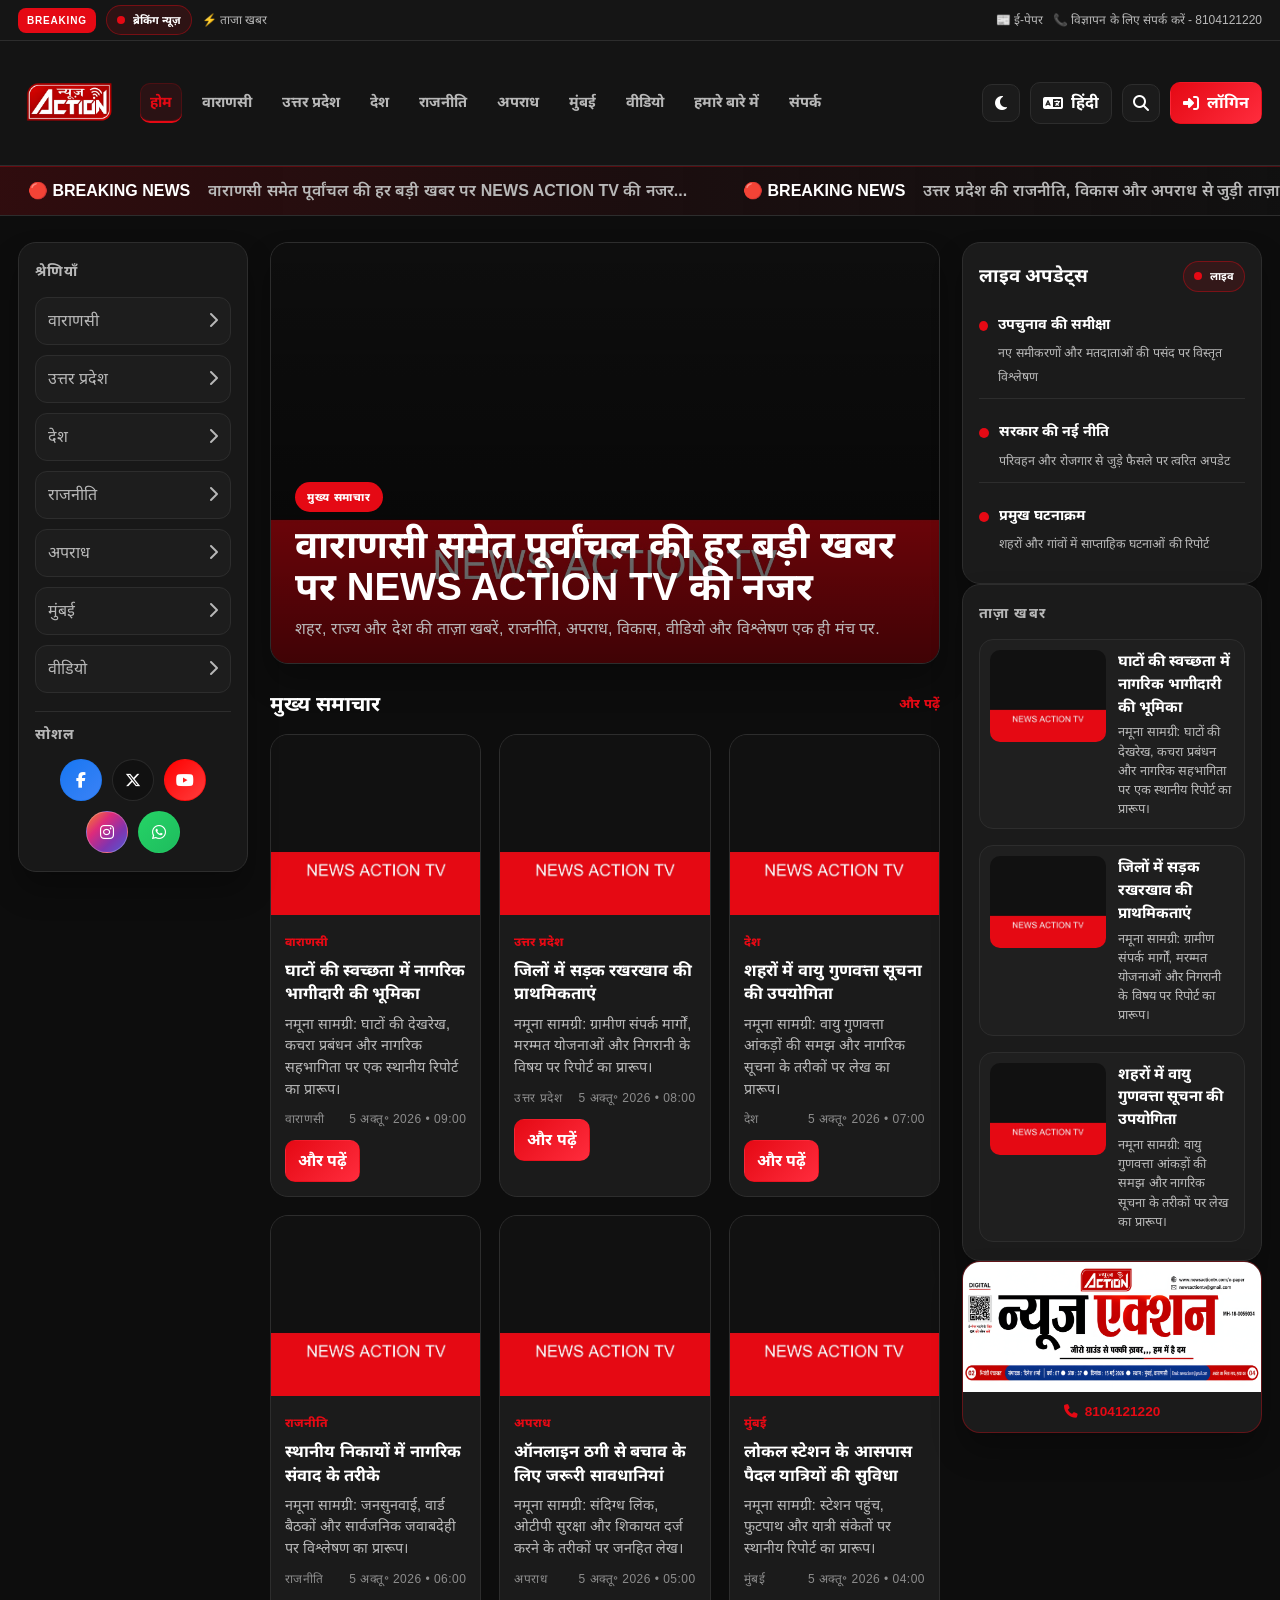
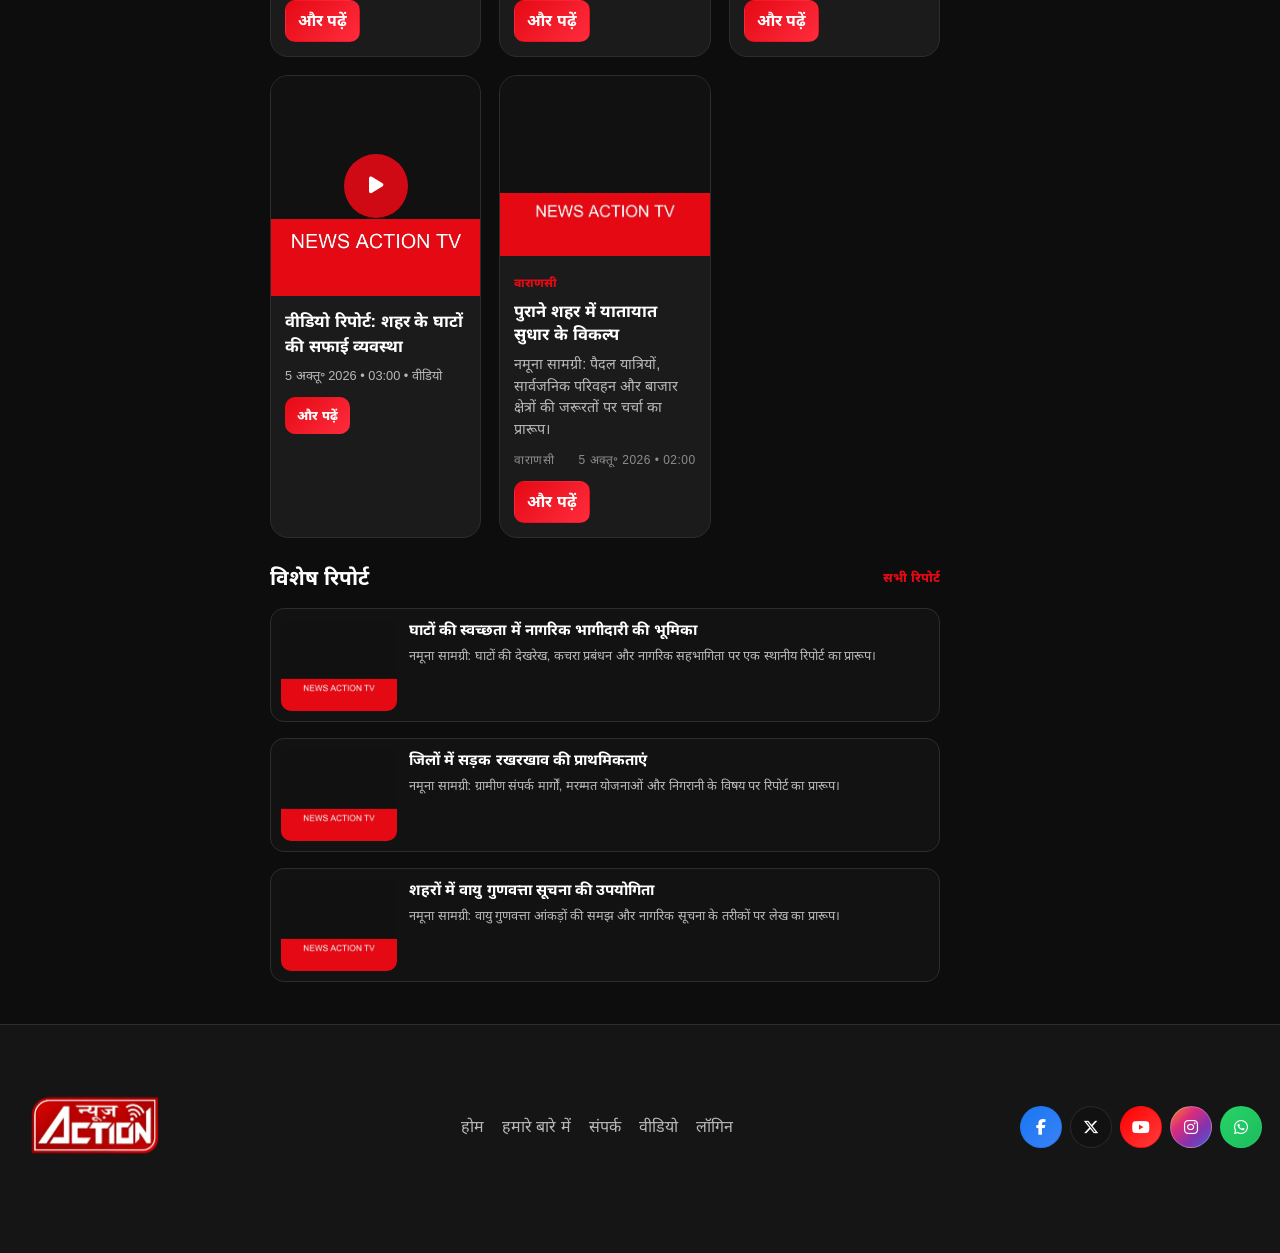
<file: index.html>
<!DOCTYPE html><html lang="hi"><head><meta charset="UTF-8" /><meta name="viewport" content="width=device-width, initial-scale=1.0" /><title>NEWS ACTION TV | Hindi News Portal</title><link rel="preconnect" href="https://fonts.googleapis.com" /><link rel="preconnect" href="https://fonts.gstatic.com" crossorigin /><link href="https://fonts.googleapis.com/css2?family=Inter:wght@400;500;600;700;800;900&family=Noto+Sans+Devanagari:wght@400;500;700;800&display=swap" rel="stylesheet" /><link rel="stylesheet" href="https://cdnjs.cloudflare.com/ajax/libs/font-awesome/6.5.2/css/all.min.css" crossorigin="anonymous" referrerpolicy="no-referrer" /><style>
    :root {
      --bg: #0d0d0d;
      --bg-soft: #151515;
      --panel: #1b1b1b;
      --panel-2: #1f1f1f;
      --panel-3: #242424;
      --text: #ffffff;
      --text-strong: #ffffff;
      --muted: #b8b8b8;
      --muted-2: #8d8d8d;
      --border: #2d2d2d;
      --primary: #e50914;
      --primary-2: #ff2c3d;
      --accent: #ffb25b;
      --shadow: 0 18px 30px rgba(0,0,0,.28);
      --radius: 18px;
      --topbar-bg: #151515;
      --header-bg: rgba(21,21,21,0.96);
    }
    body.theme-light {
      --bg: #f5f6f8;
      --bg-soft: #eef1f4;
      --panel: #ffffff;
      --panel-2: #f8f9fb;
      --panel-3: #f8f9fb;
      --text: #171717;
      --text-strong: #171717;
      --muted: #555555;
      --muted-2: #777777;
      --border: #e5e7eb;
      --primary: #e50914;
      --primary-2: #ff2c3d;
      --accent: #ff9b1c;
      --shadow: 0 18px 30px rgba(17,17,17,0.08);
      --topbar-bg: #ffffff;
      --header-bg: rgba(255,255,255,0.96);
    }
    * { box-sizing: border-box; }
    html { scroll-behavior: smooth; }
    body {
      margin: 0; background: var(--bg); color: var(--text); font-family: "Segoe UI", Arial, "Noto Sans Devanagari", sans-serif;
      line-height: 1.5; overflow-x: hidden;
    }
    img { max-width: 100%; display: block; }
    a { color: inherit; text-decoration: none; }
    button, input, textarea, select { font: inherit; }
    .container { max-width: 1480px; margin: 0 auto; padding: 0 18px; }
    .top-strip { background: var(--topbar-bg); border-bottom: 1px solid var(--border); font-size: 12px; color: var(--muted); position: relative; z-index: 30; }
    .top-strip-inner { display: flex; align-items: center; justify-content: space-between; gap: 14px; min-height: 40px; overflow: hidden; max-width: 1480px; margin: 0 auto; padding: 0 18px; }
    .strip-left, .strip-right { display: flex; align-items: center; gap: 10px; white-space: nowrap; }
    .top-badge { background: var(--primary); color: #fff; font-weight: 800; font-size: 10px; padding: 5px 9px; border-radius: 8px; letter-spacing: 0.08em; text-transform: uppercase; }
    .status-pill { display: inline-flex; align-items: center; gap: 8px; background: rgba(229,9,20,0.12); border: 1px solid rgba(229,9,20,0.4); padding: 6px 10px; border-radius: 999px; color: var(--text); font-size: 11px; font-weight: 700; }
    .status-dot { width:8px; height:8px; border-radius:50%; background: var(--primary); animation: pulse 1.4s infinite; }
    .header { background: var(--header-bg); border-bottom: 1px solid var(--border); position: sticky; top: 0; z-index: 40; backdrop-filter: blur(12px); }
    .header-inner { display: flex; align-items: center; justify-content: space-between; gap: 18px; max-width: 1480px; margin: 0 auto; padding: 10px 18px; }
    .brand { display: flex; align-items: center; gap: 14px; min-width: 0; }
    .brand img { width: auto; height: 72px; object-fit: contain; }
    .brand-logo { height: 75px; width: auto; max-width: 220px; object-fit: contain; display: block; }
    .footer-brand { display: flex; align-items: center; }
    .footer-logo { height: 52px; }
    .nav { display: flex; align-items: center; justify-content: center; gap: 10px; flex-wrap: wrap; position: relative; z-index: 30; }
    .nav a, .side-list a { position: relative; z-index: 1; cursor: pointer; pointer-events: auto; }
    .nav a { display: inline-flex; align-items: center; padding: 8px 10px; border-radius: 10px; color: var(--muted); font-size: 0.92rem; font-weight: 700; border-bottom: 2px solid transparent; transition: all 0.3s ease; }
    .nav a:hover { color: var(--primary); background: rgba(229,9,20,0.08); transform: translateY(-1px); }
    .nav a.active { background: rgba(229,9,20,0.10); color: var(--primary); border-bottom-color: var(--primary); box-shadow: inset 0 0 0 1px rgba(229,9,20,0.18); }
    .header-tools { display: flex; align-items: center; gap: 10px; }
    .tool-btn { border: 1px solid var(--border); background: var(--panel); color: var(--text); border-radius: 10px; padding: 8px 12px; cursor: pointer; font-weight: 700; display: inline-flex; align-items: center; justify-content: center; gap: 8px; transition: transform 0.25s ease, box-shadow 0.25s ease, background 0.25s ease, border-color 0.25s ease; }
    .tool-btn:hover { transform: translateY(-1px) scale(1.02); box-shadow: 0 8px 18px rgba(229,9,20,0.12); }
    .tool-btn.primary { background: linear-gradient(135deg, var(--primary), var(--primary-2)); border-color: transparent; color: #fff; }
    .tool-btn.icon-only { width: 38px; height: 38px; padding: 0; }
    .theme-toggle, .lang-toggle { display: inline-flex; align-items: center; gap: 8px; }
    .mobile-toggle { display: none; }
    .socials { display: inline-flex; align-items: center; gap: 8px; }
    .socials a { width: 34px; height: 34px; display: grid; place-items: center; border-radius: 50%; border: 1px solid var(--border); background: var(--panel); color: var(--text); transition: transform 0.3s ease, box-shadow 0.3s ease, filter 0.3s ease; }
    .socials a:hover { transform: translateY(-3px) scale(1.08); box-shadow: 0 12px 22px rgba(0,0,0,0.25); }
    .socials a.facebook { background: linear-gradient(135deg, #1877f2, #3b82f6); border-color: rgba(24,119,242,0.5); color: #fff; }
    .socials a.youtube { background: linear-gradient(135deg, #ff0000, #ff3d3d); border-color: rgba(255,0,0,0.5); color: #fff; }
    .socials a.instagram { background: linear-gradient(135deg, #f58529, #dd2a7b, #8134af, #515bd4); border-color: rgba(255,255,255,0.25); color: #fff; }
    .socials a.whatsapp { background: linear-gradient(135deg, #25d366, #1ebc5e); border-color: rgba(37,211,102,0.5); color: #fff; }
    .socials a.x-link { background: linear-gradient(135deg, #111111, #3a3a3a); border-color: rgba(255,255,255,0.1); color: #fff; }
    body.theme-light .socials a.x-link { background: #111111; color: #ffffff; }
    .ticker { background: linear-gradient(90deg, rgba(229,9,20,0.16), rgba(255,30,45,0.06), rgba(17,17,17,0.9)); border-top: 1px solid rgba(229,9,20,0.3); border-bottom: 1px solid var(--border); overflow: hidden; white-space: nowrap; }
    .ticker-inner { display: inline-block; min-width: 100%; padding: 12px 0; animation: tickerScroll 26s linear infinite; }
    .ticker-item { display: inline-flex; align-items: center; gap: 18px; padding: 0 28px; font-weight: 800; }
    .ticker-item span:last-child { color: var(--muted); font-weight: 600; }
    @keyframes tickerScroll { 0% { transform: translateX(0); } 100% { transform: translateX(-50%); } }
    @keyframes pulse { 0% { transform: scale(1); opacity: 1; } 50% { transform: scale(1.2); opacity: .8; } 100% { transform: scale(1); opacity: 1; } }
    main { padding: 26px 0 42px; }
    .page-grid { display: grid; grid-template-columns: 230px minmax(0, 1fr) 300px; gap: 22px; }
    .panel { background: var(--panel); border: 1px solid var(--border); border-radius: var(--radius); box-shadow: var(--shadow); }
    .sidebar-group { padding: 18px 16px; }
    .left-column, .right-column { position: sticky; top: 118px; align-self: start; height: fit-content; }
    .side-title { margin: 0 0 14px; font-size: 0.9rem; letter-spacing: .08em; text-transform: uppercase; color: var(--muted); }
    .side-list { list-style: none; padding: 0; margin: 0; display: grid; gap: 10px; }
    .side-list a { display: flex; justify-content: space-between; align-items: center; padding: 11px 12px; border: 1px solid var(--border); border-radius: 12px; background: rgba(255,255,255,0.02); color: var(--muted); transition: transform 0.3s ease, background 0.3s ease, border-color 0.3s ease, box-shadow 0.3s ease; }
    .side-list a:hover, .side-list a.active { background: rgba(229,9,20,0.12); color: var(--primary); border-color: rgba(229,9,20,0.45); box-shadow: inset 0 0 0 1px rgba(229,9,20,0.25); transform: translateX(2px); }
    .main-column { display: grid; gap: 24px; }
    .hero { overflow: hidden; }
    .hero-media { position: relative; }
    .hero-media img { width: 100%; height: 420px; object-fit: cover; }
    .hero-overlay { position: absolute; inset: 0; background: linear-gradient(180deg, rgba(0,0,0,0.18), rgba(0,0,0,0.72)); }
    .hero-copy { position: absolute; left: 24px; right: 24px; bottom: 22px; }
    .hero-tag { display: inline-block; background: var(--primary); color: white; padding: 7px 12px; border-radius: 999px; font-size: 11px; font-weight: 800; letter-spacing: .08em; text-transform: uppercase; margin-bottom: 12px; }
    .hero-copy h1 { margin: 0 0 10px; font-size: clamp(2rem, 3vw, 3.1rem); line-height: 1.08; }
    .hero-copy p { margin: 0; max-width: 700px; color: var(--muted); }
    .section-head { display: flex; justify-content: space-between; align-items: center; margin-bottom: 15px; }
    .section-head h2 { margin: 0; font-size: 1.3rem; }
    .section-head a { color: var(--primary); font-weight: 800; font-size: 0.8rem; }
    .story-grid { display: grid; grid-template-columns: repeat(3, minmax(0, 1fr)); gap: 18px; }
    .story-card { background: var(--panel); border: 1px solid var(--border); border-radius: var(--radius); overflow: hidden; transition: transform 0.3s ease, box-shadow 0.3s ease; }
    .story-card:hover { transform: translateY(-4px); box-shadow: 0 18px 28px rgba(0,0,0,0.18); }
    .story-card img { height: 180px; width: 100%; object-fit: cover; display: block; transition: transform 0.3s ease; }
    .story-card:hover img { transform: scale(1.05); }
    .story-card .body { padding: 14px; }
    .story-card h3 { margin: 0 0 8px; font-size: 1.04rem; line-height: 1.4; }
    .story-card p { margin: 0; color: var(--muted); font-size: 0.9rem; }
    .meta { display: flex; justify-content: space-between; align-items: center; gap: 8px; margin-top: 10px; font-size: 0.75rem; color: var(--muted-2); text-transform: uppercase; letter-spacing: 0.04em; }
    .list-stack { display: grid; gap: 16px; }
    .mini-story { display: grid; grid-template-columns: 116px 1fr; gap: 12px; background: rgba(255,255,255,0.02); border: 1px solid var(--border); border-radius: 14px; padding: 10px; transition: transform 0.3s ease, box-shadow 0.3s ease; }
    .mini-story:hover { transform: translateY(-3px); box-shadow: 0 12px 22px rgba(0,0,0,0.14); }
    .mini-story img { height: 92px; object-fit: cover; border-radius: 10px; width: 100%; display: block; transition: transform 0.3s ease; }
    .mini-story:hover img { transform: scale(1.05); }
    .mini-story h4 { margin: 0 0 4px; font-size: 0.95rem; }
    .mini-story p { margin: 0; color: var(--muted); font-size: 0.8rem; }
    .box, .live-box { padding: 18px 16px; }
    .live-line { display: flex; justify-content: space-between; align-items: center; margin-bottom: 12px; }
    .live-line h3 { margin: 0; }
    .update-list { list-style: none; margin: 0; padding: 0; display: grid; gap: 12px; }
    .update-list li { display: flex; gap: 10px; align-items: flex-start; padding: 10px 0; border-bottom: 1px solid var(--border); }
    .update-list li:last-child { border-bottom: 0; }
    .bullet { width: 10px; height: 10px; border-radius: 50%; background: var(--primary); margin-top: 7px; }
    .update-list strong { display: block; margin-bottom: 5px; font-size: 0.9rem; }
    .update-list span { color: var(--muted); font-size: 0.78rem; }
    .ad-box { min-height: 230px; display: grid; place-items: center; text-align: center; background: linear-gradient(135deg, rgba(229,9,20,0.38), rgba(255,174,66,0.18)); border: 1px solid rgba(229,9,20,0.35); border-radius: var(--radius); font-weight: 900; text-transform: uppercase; letter-spacing: 0.08em; }
    .ad-box small { display: block; margin-top: 8px; font-size: 0.7rem; letter-spacing: 0.12em; color: var(--muted); }
    .video-grid { display: grid; grid-template-columns: repeat(3, minmax(0,1fr)); gap: 18px; }
    .video-card { background: var(--panel); border: 1px solid var(--border); border-radius: 18px; overflow: hidden; }
    .video-thumb { position: relative; }
    .video-thumb img { width:100%; height:220px; object-fit:cover; }
    .play-badge { position:absolute; inset:0; display:grid; place-items:center; }
    .play-badge span { width:64px; height:64px; display:grid; place-items:center; border-radius:50%; background: rgba(229,9,20,0.9); font-size:1.2rem; }
    .video-details { padding: 14px; }
    .video-details h3 { margin:0 0 6px; font-size:1.04rem; }
    .video-details p { margin:0 0 12px; color: var(--muted); font-size:0.8rem; }
    .video-link { display:inline-block; color: #fff; background: linear-gradient(135deg, var(--primary), var(--primary-2)); padding: 9px 12px; border-radius: 10px; font-size:0.8rem; font-weight:800; }
    .article-shell { display: grid; gap: 22px; }
    .article-hero img { width:100%; height: 360px; object-fit: cover; border-radius: 18px; }
    .article-body { background: var(--panel); border: 1px solid var(--border); border-radius: 18px; padding: 24px; }
    .article-body h1 { margin:0 0 12px; font-size: clamp(2rem, 3vw, 3rem); line-height: 1.15; }
    .article-body p { margin:0 0 16px; color: var(--text); font-size: 1.02rem; }
    .contact-grid { display:grid; grid-template-columns: 1.1fr 0.9fr; gap: 20px; }
    .card-pad { padding: 22px; }
    .field { display: grid; gap: 8px; margin-bottom: 14px; }
    .field input, .field textarea, .field select { width:100%; padding: 12px 14px; border-radius: 12px; border:1px solid var(--border); background: rgba(255,255,255,0.03); color: var(--text); }
    .submit-btn { border:none; background: linear-gradient(135deg, var(--primary), var(--primary-2)); color:#fff; font-weight:800; padding: 12px 18px; border-radius: 12px; cursor: pointer; }
    .top-meta { display:flex; align-items:center; gap:8px; color:var(--muted); font-size:0.82rem; }
    .icon-list { display:grid; gap:10px; list-style:none; margin: 0; padding:0; }
    .icon-list li { display:flex; align-items:center; gap:10px; color: var(--muted); }
    footer { background: var(--header-bg); border-top: 1px solid var(--border); padding: 24px 0 48px; }
    .footer-inner { display:flex; justify-content:space-between; align-items:center; flex-wrap:wrap; gap:20px; }
    .footer-links { display:flex; gap:18px; flex-wrap:wrap; color: var(--muted); }
    .muted { color: var(--muted); }
    .page-shell { padding: 28px 0 40px; }
    .admin-layout { display:grid; grid-template-columns: 260px minmax(0,1fr); gap: 20px; }
    .admin-sidebar { padding: 20px 18px; }
    .nav-stack { display:grid; gap:10px; }
    .nav-stack a { display:flex; align-items:center; gap:10px; padding:10px 12px; border-radius: 12px; border:1px solid var(--border); color: var(--muted); background: rgba(255,255,255,0.02); }
    .nav-stack a.main { background: rgba(229,9,20,0.12); border-color: rgba(229,9,20,0.4); color: var(--text); }
    .admin-main { display:grid; gap:20px; }
    .stats-grid { display:grid; grid-template-columns: repeat(4, minmax(0,1fr)); gap:16px; }
    .stat-card { padding:20px; }
    .stat-card h3 { margin:0; font-size: 2rem; }
    .stat-card p { margin:8px 0 0; color: var(--muted); }
    .dashboard-grid { display:grid; grid-template-columns: 1.2fr 0.8fr; gap:18px; }
    .template-list { list-style:none; margin:0; padding:0; display:grid; gap:12px; }
    .template-list li { border:1px solid var(--border); border-radius: 12px; padding: 12px 14px; color: var(--muted); }
    .login-wrap { display:grid; place-items:center; min-height:70vh; padding: 40px 18px; }
    .login-box { width: min(460px, 100%); padding: 28px; border-radius: 20px; background: var(--panel); border:1px solid var(--border); box-shadow: var(--shadow); }
    .login-box h1 { margin:0 0 16px; }
    @media (max-width:1180px) {
      .page-grid { grid-template-columns: 210px minmax(0,1fr) 280px; }
      .story-grid, .video-grid { grid-template-columns: repeat(2, minmax(0,1fr)); }
      .stats-grid { grid-template-columns: repeat(2, minmax(0,1fr)); }
    }
    @media (max-width: 980px) {
      .brand-logo { height: 50px; }
      .nav { display:none; }
      .nav.open { display:flex; position: absolute; top: 100%; left: 18px; right: 18px; background: var(--panel); border: 1px solid var(--border); border-radius: 14px; padding: 10px; flex-direction: column; align-items: stretch; box-shadow: var(--shadow); }
      .header-inner { position: relative; }
      .mobile-toggle { display: inline-flex; }
      .left-column, .right-column { position: static; }
      .page-grid { grid-template-columns: 1fr; }
      .story-grid, .video-grid, .contact-grid, .dashboard-grid, .stats-grid { grid-template-columns: 1fr; }
      .brand img { width: auto; height: 52px; }
      .header-tools { margin-left: auto; }
    }
    @media (max-width: 640px) {
      .top-strip-inner { flex-wrap: wrap; justify-content: center; padding-top: 8px; padding-bottom: 8px; }
      .strip-right, .strip-left { white-space: normal; flex-wrap: wrap; justify-content: center; }
      .hero-media img { height: 300px; }
      .hero-copy { left: 16px; right:16px; bottom:16px; }
      .mini-story { grid-template-columns: 1fr; }
    }
</style><link rel="stylesheet" href="assets/css/theme-overrides.css" /></head><body data-category="all"><div class="top-strip"><div class="top-strip-inner"><div class="strip-left"><span class="top-badge">Breaking</span><span class="status-pill"><span class="status-dot"></span><span>ब्रेकिंग न्यूज़</span></span><span>⚡ ताजा खबर</span></div><div class="strip-right"><span>📰 ई-पेपर</span><span>📞 विज्ञापन के लिए संपर्क करें - 8104121220</span></div></div></div><header class="header"><div class="header-inner"><div class="brand"><img src="assets/images/logo.jpeg" alt="NEWS ACTION TV" class="brand-logo" /></div><nav class="nav" id="mainNav"><a href="index.html" class="active"><span class="i18n" data-hi="होम" data-en="Home">होम</span></a>
<a href="varanasi.html"><span class="i18n" data-hi="वाराणसी" data-en="Varanasi">वाराणसी</span></a>
<a href="uttar-pradesh.html"><span class="i18n" data-hi="उत्तर प्रदेश" data-en="Uttar Pradesh">उत्तर प्रदेश</span></a>
<a href="desh.html"><span class="i18n" data-hi="देश" data-en="Desh">देश</span></a>
<a href="rajneeti.html"><span class="i18n" data-hi="राजनीति" data-en="Rajneeti">राजनीति</span></a>
<a href="apradh.html"><span class="i18n" data-hi="अपराध" data-en="Apradh">अपराध</span></a>
<a href="mumbai.html"><span class="i18n" data-hi="मुंबई" data-en="Mumbai">मुंबई</span></a>
<a href="video.html"><span class="i18n" data-hi="वीडियो" data-en="Video">वीडियो</span></a>
<a href="about.html"><span class="i18n" data-hi="हमारे बारे में" data-en="About">हमारे बारे में</span></a>
<a href="contact.html"><span class="i18n" data-hi="संपर्क" data-en="Contact">संपर्क</span></a></nav><div class="header-tools"><button class="tool-btn icon-only theme-toggle" data-theme-toggle aria-label="Toggle theme"><i class="fa-solid fa-moon"></i></button><button class="tool-btn lang-toggle" data-lang-toggle aria-label="Toggle language"><i class="fa-solid fa-language"></i> <span data-lang-label>हिंदी</span></button><button class="tool-btn icon-only" aria-label="Search"><i class="fa-solid fa-magnifying-glass"></i></button><a href="login.html" class="tool-btn primary"><i class="fa-solid fa-right-to-bracket"></i> <span class="i18n" data-hi="लॉगिन" data-en="Login">लॉगिन</span></a><button class="tool-btn icon-only mobile-toggle" id="mobileToggle" aria-label="Toggle menu"><i class="fa-solid fa-bars"></i></button></div></div></header><div class="ticker"><div class="ticker-inner"><div class="ticker-item"><span class="text-red">&#x1F534; BREAKING NEWS</span><span>वाराणसी समेत पूर्वांचल की हर बड़ी खबर पर NEWS ACTION TV की नजर...</span></div><div class="ticker-item"><span class="text-red">&#x1F534; BREAKING NEWS</span><span>उत्तर प्रदेश की राजनीति, विकास और अपराध से जुड़ी ताज़ा खबरें आपके लिए...</span></div><div class="ticker-item"><span class="text-red">&#x1F534; BREAKING NEWS</span><span>देश-दुनिया की सबसे तेज़ खबरें, अपडेट्स और विश्लेषण...</span></div><div class="ticker-item"><span class="text-red">&#x1F534; BREAKING NEWS</span><span>वाराणसी समेत पूर्वांचल की हर बड़ी खबर पर NEWS ACTION TV की नजर...</span></div></div></div>
    <main>
      <div class="container page-grid">
        <aside class="left-column panel sidebar-group">
          <h3 class="side-title i18n" data-hi="श्रेणियाँ" data-en="Categories">श्रेणियाँ</h3>
          <ul class="side-list">
            <li><a href="varanasi.html"><span class="i18n" data-hi="वाराणसी" data-en="Varanasi">वाराणसी</span> <span><i class="fa-solid fa-chevron-right"></i></span></a></li>
            <li><a href="uttar-pradesh.html"><span class="i18n" data-hi="उत्तर प्रदेश" data-en="Uttar Pradesh">उत्तर प्रदेश</span> <span><i class="fa-solid fa-chevron-right"></i></span></a></li>
            <li><a href="desh.html"><span class="i18n" data-hi="देश" data-en="National">देश</span> <span><i class="fa-solid fa-chevron-right"></i></span></a></li>
            <li><a href="rajneeti.html"><span class="i18n" data-hi="राजनीति" data-en="Politics">राजनीति</span> <span><i class="fa-solid fa-chevron-right"></i></span></a></li>
            <li><a href="apradh.html"><span class="i18n" data-hi="अपराध" data-en="Crime">अपराध</span> <span><i class="fa-solid fa-chevron-right"></i></span></a></li>
            <li><a href="mumbai.html"><span class="i18n" data-hi="मुंबई" data-en="Mumbai">मुंबई</span> <span><i class="fa-solid fa-chevron-right"></i></span></a></li>
            <li><a href="video.html"><span class="i18n" data-hi="वीडियो" data-en="Video">वीडियो</span> <span><i class="fa-solid fa-chevron-right"></i></span></a></li>
          </ul>
          <div style="margin-top: 18px; padding-top: 12px; border-top: 1px solid var(--border);">
            <h3 class="side-title i18n" data-hi="सोशल" data-en="Social">सोशल</h3>
            <div class="socials" aria-label="Social links">
              <a href="https://www.facebook.com/share/1DkvCJDCFk/" target="_blank" rel="noopener noreferrer" aria-label="Facebook" class="facebook"><i class="fa-brands fa-facebook-f"></i></a>
              <a href="https://x.com/newsactiontv" target="_blank" rel="noopener noreferrer" aria-label="X" class="x-link"><i class="fa-brands fa-x-twitter"></i></a>
              <a href="https://youtube.com/@newsactiontv6323?si=QFgnQDTZoaAnHGNd" target="_blank" rel="noopener noreferrer" aria-label="YouTube" class="youtube"><i class="fa-brands fa-youtube"></i></a>
              <a href="https://www.instagram.com/shrmaa_d?stkn=MXhnb2pydTF2d295aQ==" target="_blank" rel="noopener noreferrer" aria-label="Instagram" class="instagram"><i class="fa-brands fa-instagram"></i></a>
              <a href="https://wa.me/918104121220" target="_blank" rel="noopener noreferrer" aria-label="WhatsApp" class="whatsapp"><i class="fa-brands fa-whatsapp"></i></a>
            </div>
          </div>
        </aside>

        <div class="main-column">
          <section class="hero panel">
            <div class="hero-media">
              <img src="https://lh3.googleusercontent.com/grass-cs/ACvplmOBF3rklmoLejQrXLOwSIpxkKeeKEpmTfmFIRzhK9fJCjpe03G51xqX1ht8jnxvKKpZA7dwTgkcu-ZRQdQNqXx0f5e_Zj5gzhhn6sLLFk-NImorCCM18BBo7pU9X33lhny6Xufeug=w289-h312-n-k-no" alt="????? ?????? ??????" loading="lazy" onerror="this.onerror=null;this.src='assets/images/news/default-news.jpg';" />
              <div class="hero-overlay"></div>
              <div class="hero-copy">
                <span class="hero-tag i18n" data-hi="मुख्य समाचार" data-en="Top Story">मुख्य समाचार</span>
                <h1 class="i18n" data-hi="वाराणसी समेत पूर्वांचल की हर बड़ी खबर पर NEWS ACTION TV की नजर" data-en="NEWS ACTION TV tracks every major story across Varanasi and Purvanchal">वाराणसी समेत पूर्वांचल की हर बड़ी खबर पर NEWS ACTION TV की नजर</h1>
                <p class="i18n" data-hi="शहर, राज्य और देश की ताज़ा खबरें, राजनीति, अपराध, विकास, वीडियो और विश्लेषण एक ही मंच पर." data-en="Fresh updates on city, state and national stories, politics, crime, development, video and analysis in one place.">शहर, राज्य और देश की ताज़ा खबरें, राजनीति, अपराध, विकास, वीडियो और विश्लेषण एक ही मंच पर.</p>
              </div>
            </div>
          </section>
          <section>
            <div class="section-head">
              <h2 class="i18n" data-hi="मुख्य समाचार" data-en="Top News">मुख्य समाचार</h2>
              <a href="article.html" class="i18n" data-hi="और पढ़ें" data-en="Read More">और पढ़ें</a>
            </div>
            <div class="story-grid"><div class="dynamic-news-grid" data-news-list data-category="all"></div></div>
          </section>
          <section>
            <div class="section-head">
              <h2 class="i18n" data-hi="विशेष रिपोर्ट" data-en="Special Reports">विशेष रिपोर्ट</h2>
              <a href="article.html" class="i18n" data-hi="सभी रिपोर्ट" data-en="All Reports">सभी रिपोर्ट</a>
            </div>
            <div class="list-stack"><div class="dynamic-mini-list" data-news-list data-category="all" data-layout="mini"></div></div>
          </section>
        </div>

        <aside class="right-column">
          <div class="panel live-box">
            <div class="live-line">
              <h3 class="i18n" data-hi="लाइव अपडेट्स" data-en="Live Updates">लाइव अपडेट्स</h3>
              <span class="status-pill"><span class="status-dot"></span><span class="i18n" data-hi="लाइव" data-en="Live">लाइव</span></span>
            </div>
            <ul class="update-list">
              <li><span class="bullet"></span><div><strong class="i18n" data-hi="उपचुनाव की समीक्षा" data-en="By-election review">उपचुनाव की समीक्षा</strong><span class="i18n" data-hi="नए समीकरणों और मतदाताओं की पसंद पर विस्तृत विश्लेषण" data-en="Detailed analysis of fresh equations and voter preferences">नए समीकरणों और मतदाताओं की पसंद पर विस्तृत विश्लेषण</span></div></li>
              <li><span class="bullet"></span><div><strong class="i18n" data-hi="सरकार की नई नीति" data-en="New government policy">सरकार की नई नीति</strong><span class="i18n" data-hi="परिवहन और रोजगार से जुड़े फैसले पर त्वरित अपडेट" data-en="Quick update on transport and employment decisions">परिवहन और रोजगार से जुड़े फैसले पर त्वरित अपडेट</span></div></li>
              <li><span class="bullet"></span><div><strong class="i18n" data-hi="प्रमुख घटनाक्रम" data-en="Major developments">प्रमुख घटनाक्रम</strong><span class="i18n" data-hi="शहरों और गांवों में साप्ताहिक घटनाओं की रिपोर्ट" data-en="Weekly report on events in cities and villages">शहरों और गांवों में साप्ताहिक घटनाओं की रिपोर्ट</span></div></li>
            </ul>
          </div>
          <div class="panel box">
            <h3 class="side-title i18n" data-hi="ताज़ा खबर" data-en="Latest news">ताज़ा खबर</h3>
            <div class="list-stack"><div class="dynamic-mini-list" data-news-list data-category="all" data-layout="mini"></div></div>
          </div>
          <div class="ad-box panel"><a class="ad-link" href="tel:+918104121220" aria-label="???????? ?? ??? 8104121220 ?? ??? ????"><img class="ad-banner" src="assets/images/adsbanner.png" alt="???????? ???? - ??????: 8104121220" /><span class="ad-phone"><i class="fa-solid fa-phone"></i> 8104121220</span></a></div>
        </aside>
      </div>
    </main>
<footer><div class="container footer-inner"><div class="footer-brand"><img src="assets/images/logo.jpeg" alt="NEWS ACTION TV" class="brand-logo footer-logo" /></div><div class="footer-links"><a href="index.html" class="active" class="i18n" data-hi="होम" data-en="Home">होम</a><a href="about.html" class="i18n" data-hi="हमारे बारे में" data-en="About">हमारे बारे में</a><a href="contact.html" class="i18n" data-hi="संपर्क" data-en="Contact">संपर्क</a><a href="video.html" class="i18n" data-hi="वीडियो" data-en="Video">वीडियो</a><a href="login.html" class="i18n" data-hi="लॉगिन" data-en="Login">लॉगिन</a></div><div class="socials"><a href="https://www.facebook.com/share/1DkvCJDCFk/" target="_blank" rel="noopener noreferrer" aria-label="Facebook" class="facebook"><i class="fa-brands fa-facebook-f"></i></a><a href="https://x.com/newsactiontv" target="_blank" rel="noopener noreferrer" aria-label="X" class="x-link"><i class="fa-brands fa-x-twitter"></i></a><a href="https://youtube.com/@newsactiontv6323?si=QFgnQDTZoaAnHGNd" target="_blank" rel="noopener noreferrer" aria-label="YouTube" class="youtube"><i class="fa-brands fa-youtube"></i></a><a href="https://www.instagram.com/shrmaa_d?stkn=MXhnb2pydTF2d295aQ==" target="_blank" rel="noopener noreferrer" aria-label="Instagram" class="instagram"><i class="fa-brands fa-instagram"></i></a><a href="https://wa.me/918104121220" target="_blank" rel="noopener noreferrer" aria-label="WhatsApp" class="whatsapp"><i class="fa-brands fa-whatsapp"></i></a></div></div></footer><script>(() => { const body = document.body; const themeToggle = document.querySelector('[data-theme-toggle]'); const langToggle = document.querySelector('[data-lang-toggle]'); const menuToggle = document.getElementById('mobileToggle'); const nav = document.getElementById('mainNav'); const savedTheme = localStorage.getItem('newsActionTheme') || 'dark'; const savedLang = localStorage.getItem('newsActionLang') || 'hi'; function setTheme(theme) { const isLight = theme === 'light'; body.classList.toggle('theme-light', isLight); localStorage.setItem('newsActionTheme', theme); if (themeToggle) themeToggle.innerHTML = isLight ? '<i class="fa-solid fa-sun"></i>' : '<i class="fa-solid fa-moon"></i>'; } function applyLang(lang) { document.querySelectorAll('.i18n').forEach((el) => { const next = lang === 'en' ? el.dataset.en : el.dataset.hi; if (next) el.textContent = next; }); const langLabel = document.querySelector('[data-lang-label]'); if (langLabel) langLabel.textContent = lang === 'en' ? 'English' : 'हिंदी'; document.documentElement.lang = lang === 'en' ? 'en' : 'hi'; localStorage.setItem('newsActionLang', lang); } setTheme(savedTheme); applyLang(savedLang); if (themeToggle) themeToggle.addEventListener('click', () => setTheme(body.classList.contains('theme-light') ? 'dark' : 'light')); if (langToggle) langToggle.addEventListener('click', () => applyLang(document.documentElement.lang === 'en' ? 'hi' : 'en')); if (menuToggle && nav) menuToggle.addEventListener('click', () => nav.classList.toggle('open')); })();</script><script type="module" src="assets/js/news.js"></script></body></html>
<script>
document.addEventListener('DOMContentLoaded', function () {
  const current = (location.pathname.split('/').pop() || 'index.html');
  document.querySelectorAll('.nav a, .side-list a').forEach((link) => {
    const href = (link.getAttribute('href') || '').split('/').pop();
    if (href === current) {
      link.classList.add('active');
    }
    link.style.pointerEvents = 'auto';
    link.style.cursor = 'pointer';
  });
});
</script>
</file>
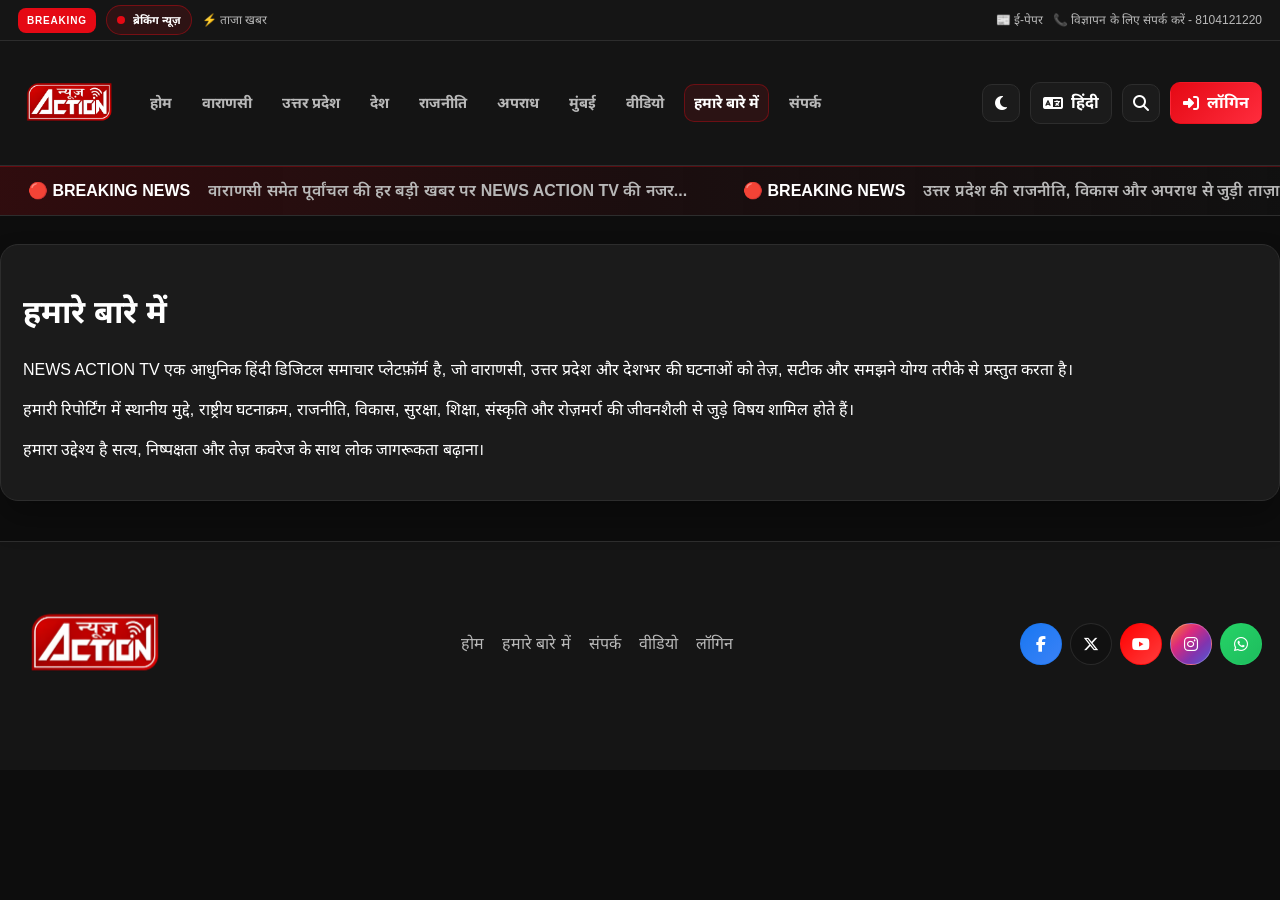
<file: about.html>
<!DOCTYPE html><html lang="hi"><head><meta charset="UTF-8" /><meta name="viewport" content="width=device-width, initial-scale=1.0" /><title>हमारे बारे में | NEWS ACTION TV</title><link rel="preconnect" href="https://fonts.googleapis.com" /><link rel="preconnect" href="https://fonts.gstatic.com" crossorigin /><link href="https://fonts.googleapis.com/css2?family=Inter:wght@400;500;600;700;800;900&family=Noto+Sans+Devanagari:wght@400;500;700;800&display=swap" rel="stylesheet" /><link rel="stylesheet" href="https://cdnjs.cloudflare.com/ajax/libs/font-awesome/6.5.2/css/all.min.css" crossorigin="anonymous" referrerpolicy="no-referrer" /><style>
    :root {
      --bg: #0d0d0d;
      --bg-soft: #151515;
      --panel: #1b1b1b;
      --panel-2: #1f1f1f;
      --panel-3: #242424;
      --text: #ffffff;
      --text-strong: #ffffff;
      --muted: #b8b8b8;
      --muted-2: #8d8d8d;
      --border: #2d2d2d;
      --primary: #e50914;
      --primary-2: #ff2c3d;
      --accent: #ffb25b;
      --shadow: 0 18px 30px rgba(0,0,0,.28);
      --radius: 18px;
      --topbar-bg: #151515;
      --header-bg: rgba(21,21,21,0.96);
    }
    body.theme-light {
      --bg: #f5f6f8;
      --bg-soft: #eef1f4;
      --panel: #ffffff;
      --panel-2: #f8f9fb;
      --panel-3: #f8f9fb;
      --text: #171717;
      --text-strong: #171717;
      --muted: #555555;
      --muted-2: #777777;
      --border: #e5e7eb;
      --primary: #e50914;
      --primary-2: #ff2c3d;
      --accent: #ff9b1c;
      --shadow: 0 18px 30px rgba(17,17,17,0.08);
      --topbar-bg: #ffffff;
      --header-bg: rgba(255,255,255,0.96);
    }
    * { box-sizing: border-box; }
    html { scroll-behavior: smooth; }
    body {
      margin: 0; background: var(--bg); color: var(--text); font-family: "Segoe UI", Arial, "Noto Sans Devanagari", sans-serif;
      line-height: 1.5; overflow-x: hidden;
    }
    img { max-width: 100%; display: block; }
    a { color: inherit; text-decoration: none; }
    button, input, textarea, select { font: inherit; }
    .container { max-width: 1480px; margin: 0 auto; padding: 0 18px; }
    .top-strip { background: var(--topbar-bg); border-bottom: 1px solid var(--border); font-size: 12px; color: var(--muted); position: relative; z-index: 30; }
    .top-strip-inner { display: flex; align-items: center; justify-content: space-between; gap: 14px; min-height: 40px; overflow: hidden; max-width: 1480px; margin: 0 auto; padding: 0 18px; }
    .strip-left, .strip-right { display: flex; align-items: center; gap: 10px; white-space: nowrap; }
    .top-badge { background: var(--primary); color: #fff; font-weight: 800; font-size: 10px; padding: 5px 9px; border-radius: 8px; letter-spacing: 0.08em; text-transform: uppercase; }
    .status-pill { display: inline-flex; align-items: center; gap: 8px; background: rgba(229,9,20,0.12); border: 1px solid rgba(229,9,20,0.4); padding: 6px 10px; border-radius: 999px; color: var(--text); font-size: 11px; font-weight: 700; }
    .status-dot { width:8px; height:8px; border-radius:50%; background: var(--primary); animation: pulse 1.4s infinite; }
    .header { background: var(--header-bg); border-bottom: 1px solid var(--border); position: sticky; top: 0; z-index: 40; backdrop-filter: blur(12px); }
    .header-inner { display: flex; align-items: center; justify-content: space-between; gap: 18px; max-width: 1480px; margin: 0 auto; padding: 10px 18px; }
    .brand { display: flex; align-items: center; gap: 14px; min-width: 0; }
    .brand img { width: auto; height: 72px; object-fit: contain; }
    .brand-logo { height: 75px; width: auto; max-width: 220px; object-fit: contain; display: block; }
    .footer-brand { display: flex; align-items: center; }
    .footer-logo { height: 52px; }
    .nav { display: flex; align-items: center; justify-content: center; gap: 10px; flex-wrap: wrap; }
    .nav a { padding: 8px 10px; border-radius: 10px; color: var(--muted); font-size: 0.92rem; font-weight: 700; transition: all 0.2s ease; }
    .nav a:hover, .nav a.active { color: var(--text); }
    .nav a:hover, .nav a.active { background: rgba(229,9,20,0.11); color: var(--text); box-shadow: inset 0 0 0 1px rgba(229,9,20,0.35); }
    .header-tools { display: flex; align-items: center; gap: 10px; }
    .tool-btn { border: 1px solid var(--border); background: var(--panel); color: var(--text); border-radius: 10px; padding: 8px 12px; cursor: pointer; font-weight: 700; display: inline-flex; align-items: center; justify-content: center; gap: 8px; transition: transform 0.25s ease, box-shadow 0.25s ease, background 0.25s ease, border-color 0.25s ease; }
    .tool-btn:hover { transform: translateY(-1px) scale(1.02); box-shadow: 0 8px 18px rgba(229,9,20,0.12); }
    .tool-btn.primary { background: linear-gradient(135deg, var(--primary), var(--primary-2)); border-color: transparent; color: #fff; }
    .tool-btn.icon-only { width: 38px; height: 38px; padding: 0; }
    .theme-toggle, .lang-toggle { display: inline-flex; align-items: center; gap: 8px; }
    .mobile-toggle { display: none; }
    .socials { display: inline-flex; align-items: center; gap: 8px; }
    .socials a { width: 34px; height: 34px; display: grid; place-items: center; border-radius: 50%; border: 1px solid var(--border); background: var(--panel); color: var(--text); transition: transform 0.3s ease, box-shadow 0.3s ease, filter 0.3s ease; }
    .socials a:hover { transform: translateY(-3px) scale(1.08); box-shadow: 0 12px 22px rgba(0,0,0,0.25); }
    .socials a.facebook { background: linear-gradient(135deg, #1877f2, #3b82f6); border-color: rgba(24,119,242,0.5); color: #fff; }
    .socials a.youtube { background: linear-gradient(135deg, #ff0000, #ff3d3d); border-color: rgba(255,0,0,0.5); color: #fff; }
    .socials a.instagram { background: linear-gradient(135deg, #f58529, #dd2a7b, #8134af, #515bd4); border-color: rgba(255,255,255,0.25); color: #fff; }
    .socials a.whatsapp { background: linear-gradient(135deg, #25d366, #1ebc5e); border-color: rgba(37,211,102,0.5); color: #fff; }
    .socials a.x-link { background: linear-gradient(135deg, #111111, #3a3a3a); border-color: rgba(255,255,255,0.1); color: #fff; }
    body.theme-light .socials a.x-link { background: #111111; color: #ffffff; }
    .ticker { background: linear-gradient(90deg, rgba(229,9,20,0.16), rgba(255,30,45,0.06), rgba(17,17,17,0.9)); border-top: 1px solid rgba(229,9,20,0.3); border-bottom: 1px solid var(--border); overflow: hidden; white-space: nowrap; }
    .ticker-inner { display: inline-block; min-width: 100%; padding: 12px 0; animation: tickerScroll 26s linear infinite; }
    .ticker-item { display: inline-flex; align-items: center; gap: 18px; padding: 0 28px; font-weight: 800; }
    .ticker-item span:last-child { color: var(--muted); font-weight: 600; }
    @keyframes tickerScroll { 0% { transform: translateX(0); } 100% { transform: translateX(-50%); } }
    @keyframes pulse { 0% { transform: scale(1); opacity: 1; } 50% { transform: scale(1.2); opacity: .8; } 100% { transform: scale(1); opacity: 1; } }
    main { padding: 26px 0 42px; }
    .page-grid { display: grid; grid-template-columns: 230px minmax(0, 1fr) 300px; gap: 22px; }
    .panel { background: var(--panel); border: 1px solid var(--border); border-radius: var(--radius); box-shadow: var(--shadow); }
    .sidebar-group { padding: 18px 16px; }
    .left-column, .right-column { position: sticky; top: 118px; align-self: start; height: fit-content; }
    .side-title { margin: 0 0 14px; font-size: 0.9rem; letter-spacing: .08em; text-transform: uppercase; color: var(--muted); }
    .side-list { list-style: none; padding: 0; margin: 0; display: grid; gap: 10px; }
    .side-list a { display: flex; justify-content: space-between; align-items: center; padding: 11px 12px; border: 1px solid var(--border); border-radius: 12px; background: rgba(255,255,255,0.02); color: var(--muted); transition: transform 0.3s ease, background 0.3s ease, border-color 0.3s ease, box-shadow 0.3s ease; }
    .side-list a:hover, .side-list a.active { background: rgba(229,9,20,0.12); color: var(--text); border-color: rgba(229,9,20,0.45); box-shadow: inset 0 0 0 1px rgba(229,9,20,0.25); transform: translateX(2px); }
    .main-column { display: grid; gap: 24px; }
    .hero { overflow: hidden; }
    .hero-media { position: relative; }
    .hero-media img { width: 100%; height: 420px; object-fit: cover; }
    .hero-overlay { position: absolute; inset: 0; background: linear-gradient(180deg, rgba(0,0,0,0.18), rgba(0,0,0,0.72)); }
    .hero-copy { position: absolute; left: 24px; right: 24px; bottom: 22px; }
    .hero-tag { display: inline-block; background: var(--primary); color: white; padding: 7px 12px; border-radius: 999px; font-size: 11px; font-weight: 800; letter-spacing: .08em; text-transform: uppercase; margin-bottom: 12px; }
    .hero-copy h1 { margin: 0 0 10px; font-size: clamp(2rem, 3vw, 3.1rem); line-height: 1.08; }
    .hero-copy p { margin: 0; max-width: 700px; color: var(--muted); }
    .section-head { display: flex; justify-content: space-between; align-items: center; margin-bottom: 15px; }
    .section-head h2 { margin: 0; font-size: 1.3rem; }
    .section-head a { color: var(--primary); font-weight: 800; font-size: 0.8rem; }
    .story-grid { display: grid; grid-template-columns: repeat(3, minmax(0, 1fr)); gap: 18px; }
    .story-card { background: var(--panel); border: 1px solid var(--border); border-radius: var(--radius); overflow: hidden; transition: transform 0.3s ease, box-shadow 0.3s ease; }
    .story-card:hover { transform: translateY(-4px); box-shadow: 0 18px 28px rgba(0,0,0,0.18); }
    .story-card img { height: 180px; width: 100%; object-fit: cover; display: block; transition: transform 0.3s ease; }
    .story-card:hover img { transform: scale(1.05); }
    .story-card .body { padding: 14px; }
    .story-card h3 { margin: 0 0 8px; font-size: 1.04rem; line-height: 1.4; }
    .story-card p { margin: 0; color: var(--muted); font-size: 0.9rem; }
    .meta { display: flex; justify-content: space-between; align-items: center; gap: 8px; margin-top: 10px; font-size: 0.75rem; color: var(--muted-2); text-transform: uppercase; letter-spacing: 0.04em; }
    .list-stack { display: grid; gap: 16px; }
    .mini-story { display: grid; grid-template-columns: 116px 1fr; gap: 12px; background: rgba(255,255,255,0.02); border: 1px solid var(--border); border-radius: 14px; padding: 10px; transition: transform 0.3s ease, box-shadow 0.3s ease; }
    .mini-story:hover { transform: translateY(-3px); box-shadow: 0 12px 22px rgba(0,0,0,0.14); }
    .mini-story img { height: 92px; object-fit: cover; border-radius: 10px; width: 100%; display: block; transition: transform 0.3s ease; }
    .mini-story:hover img { transform: scale(1.05); }
    .mini-story h4 { margin: 0 0 4px; font-size: 0.95rem; }
    .mini-story p { margin: 0; color: var(--muted); font-size: 0.8rem; }
    .box, .live-box { padding: 18px 16px; }
    .live-line { display: flex; justify-content: space-between; align-items: center; margin-bottom: 12px; }
    .live-line h3 { margin: 0; }
    .update-list { list-style: none; margin: 0; padding: 0; display: grid; gap: 12px; }
    .update-list li { display: flex; gap: 10px; align-items: flex-start; padding: 10px 0; border-bottom: 1px solid var(--border); }
    .update-list li:last-child { border-bottom: 0; }
    .bullet { width: 10px; height: 10px; border-radius: 50%; background: var(--primary); margin-top: 7px; }
    .update-list strong { display: block; margin-bottom: 5px; font-size: 0.9rem; }
    .update-list span { color: var(--muted); font-size: 0.78rem; }
    .ad-box { min-height: 230px; display: grid; place-items: center; text-align: center; background: linear-gradient(135deg, rgba(229,9,20,0.38), rgba(255,174,66,0.18)); border: 1px solid rgba(229,9,20,0.35); border-radius: var(--radius); font-weight: 900; text-transform: uppercase; letter-spacing: 0.08em; }
    .ad-box small { display: block; margin-top: 8px; font-size: 0.7rem; letter-spacing: 0.12em; color: var(--muted); }
    .video-grid { display: grid; grid-template-columns: repeat(3, minmax(0,1fr)); gap: 18px; }
    .video-card { background: var(--panel); border: 1px solid var(--border); border-radius: 18px; overflow: hidden; }
    .video-thumb { position: relative; }
    .video-thumb img { width:100%; height:220px; object-fit:cover; }
    .play-badge { position:absolute; inset:0; display:grid; place-items:center; }
    .play-badge span { width:64px; height:64px; display:grid; place-items:center; border-radius:50%; background: rgba(229,9,20,0.9); font-size:1.2rem; }
    .video-details { padding: 14px; }
    .video-details h3 { margin:0 0 6px; font-size:1.04rem; }
    .video-details p { margin:0 0 12px; color: var(--muted); font-size:0.8rem; }
    .video-link { display:inline-block; color: #fff; background: linear-gradient(135deg, var(--primary), var(--primary-2)); padding: 9px 12px; border-radius: 10px; font-size:0.8rem; font-weight:800; }
    .article-shell { display: grid; gap: 22px; }
    .article-hero img { width:100%; height: 360px; object-fit: cover; border-radius: 18px; }
    .article-body { background: var(--panel); border: 1px solid var(--border); border-radius: 18px; padding: 24px; }
    .article-body h1 { margin:0 0 12px; font-size: clamp(2rem, 3vw, 3rem); line-height: 1.15; }
    .article-body p { margin:0 0 16px; color: var(--text); font-size: 1.02rem; }
    .contact-grid { display:grid; grid-template-columns: 1.1fr 0.9fr; gap: 20px; }
    .card-pad { padding: 22px; }
    .field { display: grid; gap: 8px; margin-bottom: 14px; }
    .field input, .field textarea, .field select { width:100%; padding: 12px 14px; border-radius: 12px; border:1px solid var(--border); background: rgba(255,255,255,0.03); color: var(--text); }
    .submit-btn { border:none; background: linear-gradient(135deg, var(--primary), var(--primary-2)); color:#fff; font-weight:800; padding: 12px 18px; border-radius: 12px; cursor: pointer; }
    .top-meta { display:flex; align-items:center; gap:8px; color:var(--muted); font-size:0.82rem; }
    .icon-list { display:grid; gap:10px; list-style:none; margin: 0; padding:0; }
    .icon-list li { display:flex; align-items:center; gap:10px; color: var(--muted); }
    footer { background: var(--header-bg); border-top: 1px solid var(--border); padding: 24px 0 48px; }
    .footer-inner { display:flex; justify-content:space-between; align-items:center; flex-wrap:wrap; gap:20px; }
    .footer-links { display:flex; gap:18px; flex-wrap:wrap; color: var(--muted); }
    .muted { color: var(--muted); }
    .page-shell { padding: 28px 0 40px; }
    .admin-layout { display:grid; grid-template-columns: 260px minmax(0,1fr); gap: 20px; }
    .admin-sidebar { padding: 20px 18px; }
    .nav-stack { display:grid; gap:10px; }
    .nav-stack a { display:flex; align-items:center; gap:10px; padding:10px 12px; border-radius: 12px; border:1px solid var(--border); color: var(--muted); background: rgba(255,255,255,0.02); }
    .nav-stack a.main { background: rgba(229,9,20,0.12); border-color: rgba(229,9,20,0.4); color: var(--text); }
    .admin-main { display:grid; gap:20px; }
    .stats-grid { display:grid; grid-template-columns: repeat(4, minmax(0,1fr)); gap:16px; }
    .stat-card { padding:20px; }
    .stat-card h3 { margin:0; font-size: 2rem; }
    .stat-card p { margin:8px 0 0; color: var(--muted); }
    .dashboard-grid { display:grid; grid-template-columns: 1.2fr 0.8fr; gap:18px; }
    .template-list { list-style:none; margin:0; padding:0; display:grid; gap:12px; }
    .template-list li { border:1px solid var(--border); border-radius: 12px; padding: 12px 14px; color: var(--muted); }
    .login-wrap { display:grid; place-items:center; min-height:70vh; padding: 40px 18px; }
    .login-box { width: min(460px, 100%); padding: 28px; border-radius: 20px; background: var(--panel); border:1px solid var(--border); box-shadow: var(--shadow); }
    .login-box h1 { margin:0 0 16px; }
    @media (max-width:1180px) {
      .page-grid { grid-template-columns: 210px minmax(0,1fr) 280px; }
      .story-grid, .video-grid { grid-template-columns: repeat(2, minmax(0,1fr)); }
      .stats-grid { grid-template-columns: repeat(2, minmax(0,1fr)); }
    }
    @media (max-width: 980px) {
      .brand-logo { height: 50px; }
      .nav { display:none; }
      .nav.open { display:flex; position: absolute; top: 100%; left: 18px; right: 18px; background: var(--panel); border: 1px solid var(--border); border-radius: 14px; padding: 10px; flex-direction: column; align-items: stretch; box-shadow: var(--shadow); }
      .header-inner { position: relative; }
      .mobile-toggle { display: inline-flex; }
      .left-column, .right-column { position: static; }
      .page-grid { grid-template-columns: 1fr; }
      .story-grid, .video-grid, .contact-grid, .dashboard-grid, .stats-grid { grid-template-columns: 1fr; }
      .brand img { width: auto; height: 52px; }
      .header-tools { margin-left: auto; }
    }
    @media (max-width: 640px) {
      .top-strip-inner { flex-wrap: wrap; justify-content: center; padding-top: 8px; padding-bottom: 8px; }
      .strip-right, .strip-left { white-space: normal; flex-wrap: wrap; justify-content: center; }
      .hero-media img { height: 300px; }
      .hero-copy { left: 16px; right:16px; bottom:16px; }
      .mini-story { grid-template-columns: 1fr; }
    }
</style><link rel="stylesheet" href="assets/css/theme-overrides.css" /></head><body data-category="all"><div class="top-strip"><div class="top-strip-inner"><div class="strip-left"><span class="top-badge">Breaking</span><span class="status-pill"><span class="status-dot"></span><span>ब्रेकिंग न्यूज़</span></span><span>⚡ ताजा खबर</span></div><div class="strip-right"><span>📰 ई-पेपर</span><span>📞 विज्ञापन के लिए संपर्क करें - 8104121220</span></div></div></div><header class="header"><div class="header-inner"><div class="brand"><img src="assets/images/logo.jpeg" alt="NEWS ACTION TV" class="brand-logo" /></div><nav class="nav" id="mainNav"><a href="index.html"><span class="i18n" data-hi="होम" data-en="Home">होम</span></a>
<a href="varanasi.html"><span class="i18n" data-hi="वाराणसी" data-en="Varanasi">वाराणसी</span></a>
<a href="uttar-pradesh.html"><span class="i18n" data-hi="उत्तर प्रदेश" data-en="Uttar Pradesh">उत्तर प्रदेश</span></a>
<a href="desh.html"><span class="i18n" data-hi="देश" data-en="Desh">देश</span></a>
<a href="rajneeti.html"><span class="i18n" data-hi="राजनीति" data-en="Rajneeti">राजनीति</span></a>
<a href="apradh.html"><span class="i18n" data-hi="अपराध" data-en="Apradh">अपराध</span></a>
<a href="mumbai.html"><span class="i18n" data-hi="मुंबई" data-en="Mumbai">मुंबई</span></a>
<a href="video.html"><span class="i18n" data-hi="वीडियो" data-en="Video">वीडियो</span></a>
<a href="about.html" class="active"><span class="i18n" data-hi="हमारे बारे में" data-en="About">हमारे बारे में</span></a>
<a href="contact.html"><span class="i18n" data-hi="संपर्क" data-en="Contact">संपर्क</span></a></nav><div class="header-tools"><button class="tool-btn icon-only theme-toggle" data-theme-toggle aria-label="Toggle theme"><i class="fa-solid fa-moon"></i></button><button class="tool-btn lang-toggle" data-lang-toggle aria-label="Toggle language"><i class="fa-solid fa-language"></i> <span data-lang-label>हिंदी</span></button><button class="tool-btn icon-only" aria-label="Search"><i class="fa-solid fa-magnifying-glass"></i></button><a href="login.html" class="tool-btn primary"><i class="fa-solid fa-right-to-bracket"></i> <span class="i18n" data-hi="लॉगिन" data-en="Login">लॉगिन</span></a><button class="tool-btn icon-only mobile-toggle" id="mobileToggle" aria-label="Toggle menu"><i class="fa-solid fa-bars"></i></button></div></div></header><div class="ticker"><div class="ticker-inner"><div class="ticker-item"><span class="text-red">&#x1F534; BREAKING NEWS</span><span>वाराणसी समेत पूर्वांचल की हर बड़ी खबर पर NEWS ACTION TV की नजर...</span></div><div class="ticker-item"><span class="text-red">&#x1F534; BREAKING NEWS</span><span>उत्तर प्रदेश की राजनीति, विकास और अपराध से जुड़ी ताज़ा खबरें आपके लिए...</span></div><div class="ticker-item"><span class="text-red">&#x1F534; BREAKING NEWS</span><span>देश-दुनिया की सबसे तेज़ खबरें, अपडेट्स और विश्लेषण...</span></div><div class="ticker-item"><span class="text-red">&#x1F534; BREAKING NEWS</span><span>वाराणसी समेत पूर्वांचल की हर बड़ी खबर पर NEWS ACTION TV की नजर...</span></div></div></div>
    <main class="container page-shell"><div class="panel card-pad"><h1 class="i18n" data-hi="हमारे बारे में" data-en="About Us">हमारे बारे में</h1><p class="i18n" data-hi="NEWS ACTION TV एक आधुनिक हिंदी डिजिटल समाचार प्लेटफ़ॉर्म है, जो वाराणसी, उत्तर प्रदेश और देशभर की घटनाओं को तेज़, सटीक और समझने योग्य तरीके से प्रस्तुत करता है।" data-en="NEWS ACTION TV is a modern Hindi digital news platform that presents events from Varanasi, Uttar Pradesh and the wider nation in a fast, accurate and easy-to-understand format.">NEWS ACTION TV एक आधुनिक हिंदी डिजिटल समाचार प्लेटफ़ॉर्म है, जो वाराणसी, उत्तर प्रदेश और देशभर की घटनाओं को तेज़, सटीक और समझने योग्य तरीके से प्रस्तुत करता है।</p><p class="i18n" data-hi="हमारी रिपोर्टिंग में स्थानीय मुद्दे, राष्ट्रीय घटनाक्रम, राजनीति, विकास, सुरक्षा, शिक्षा, संस्कृति और रोज़मर्रा की जीवनशैली से जुड़े विषय शामिल होते हैं।" data-en="Our reporting covers local issues, national developments, politics, development, security, education, culture and everyday lifestyle matters.">हमारी रिपोर्टिंग में स्थानीय मुद्दे, राष्ट्रीय घटनाक्रम, राजनीति, विकास, सुरक्षा, शिक्षा, संस्कृति और रोज़मर्रा की जीवनशैली से जुड़े विषय शामिल होते हैं।</p><p class="i18n" data-hi="हमारा उद्देश्य है सत्य, निष्पक्षता और तेज़ कवरेज के साथ लोक जागरूकता बढ़ाना।" data-en="Our mission is to strengthen public awareness with truth, fairness and rapid coverage.">हमारा उद्देश्य है सत्य, निष्पक्षता और तेज़ कवरेज के साथ लोक जागरूकता बढ़ाना।</p></div></main>
<footer><div class="container footer-inner"><div class="footer-brand"><img src="assets/images/logo.jpeg" alt="NEWS ACTION TV" class="brand-logo footer-logo" /></div><div class="footer-links"><a href="index.html" class="i18n" data-hi="होम" data-en="Home">होम</a><a href="about.html" class="i18n" data-hi="हमारे बारे में" data-en="About">हमारे बारे में</a><a href="contact.html" class="i18n" data-hi="संपर्क" data-en="Contact">संपर्क</a><a href="video.html" class="i18n" data-hi="वीडियो" data-en="Video">वीडियो</a><a href="login.html" class="i18n" data-hi="लॉगिन" data-en="Login">लॉगिन</a></div><div class="socials"><a href="https://www.facebook.com/share/1DkvCJDCFk/" target="_blank" rel="noopener noreferrer" aria-label="Facebook" class="facebook"><i class="fa-brands fa-facebook-f"></i></a><a href="https://x.com/newsactiontv" target="_blank" rel="noopener noreferrer" aria-label="X" class="x-link"><i class="fa-brands fa-x-twitter"></i></a><a href="https://youtube.com/@newsactiontv6323?si=QFgnQDTZoaAnHGNd" target="_blank" rel="noopener noreferrer" aria-label="YouTube" class="youtube"><i class="fa-brands fa-youtube"></i></a><a href="https://www.instagram.com/shrmaa_d?stkn=MXhnb2pydTF2d295aQ==" target="_blank" rel="noopener noreferrer" aria-label="Instagram" class="instagram"><i class="fa-brands fa-instagram"></i></a><a href="https://wa.me/918104121220" target="_blank" rel="noopener noreferrer" aria-label="WhatsApp" class="whatsapp"><i class="fa-brands fa-whatsapp"></i></a></div></div></footer><script>(() => { const body = document.body; const themeToggle = document.querySelector('[data-theme-toggle]'); const langToggle = document.querySelector('[data-lang-toggle]'); const menuToggle = document.getElementById('mobileToggle'); const nav = document.getElementById('mainNav'); const savedTheme = localStorage.getItem('newsActionTheme') || 'dark'; const savedLang = localStorage.getItem('newsActionLang') || 'hi'; function setTheme(theme) { const isLight = theme === 'light'; body.classList.toggle('theme-light', isLight); localStorage.setItem('newsActionTheme', theme); if (themeToggle) themeToggle.innerHTML = isLight ? '<i class="fa-solid fa-sun"></i>' : '<i class="fa-solid fa-moon"></i>'; } function applyLang(lang) { document.querySelectorAll('.i18n').forEach((el) => { const next = lang === 'en' ? el.dataset.en : el.dataset.hi; if (next) el.textContent = next; }); const langLabel = document.querySelector('[data-lang-label]'); if (langLabel) langLabel.textContent = lang === 'en' ? 'English' : 'हिंदी'; document.documentElement.lang = lang === 'en' ? 'en' : 'hi'; localStorage.setItem('newsActionLang', lang); } setTheme(savedTheme); applyLang(savedLang); if (themeToggle) themeToggle.addEventListener('click', () => setTheme(body.classList.contains('theme-light') ? 'dark' : 'light')); if (langToggle) langToggle.addEventListener('click', () => applyLang(document.documentElement.lang === 'en' ? 'hi' : 'en')); if (menuToggle && nav) menuToggle.addEventListener('click', () => nav.classList.toggle('open')); })();</script><script type="module" src="assets/js/news.js"></script></body></html>
</file>
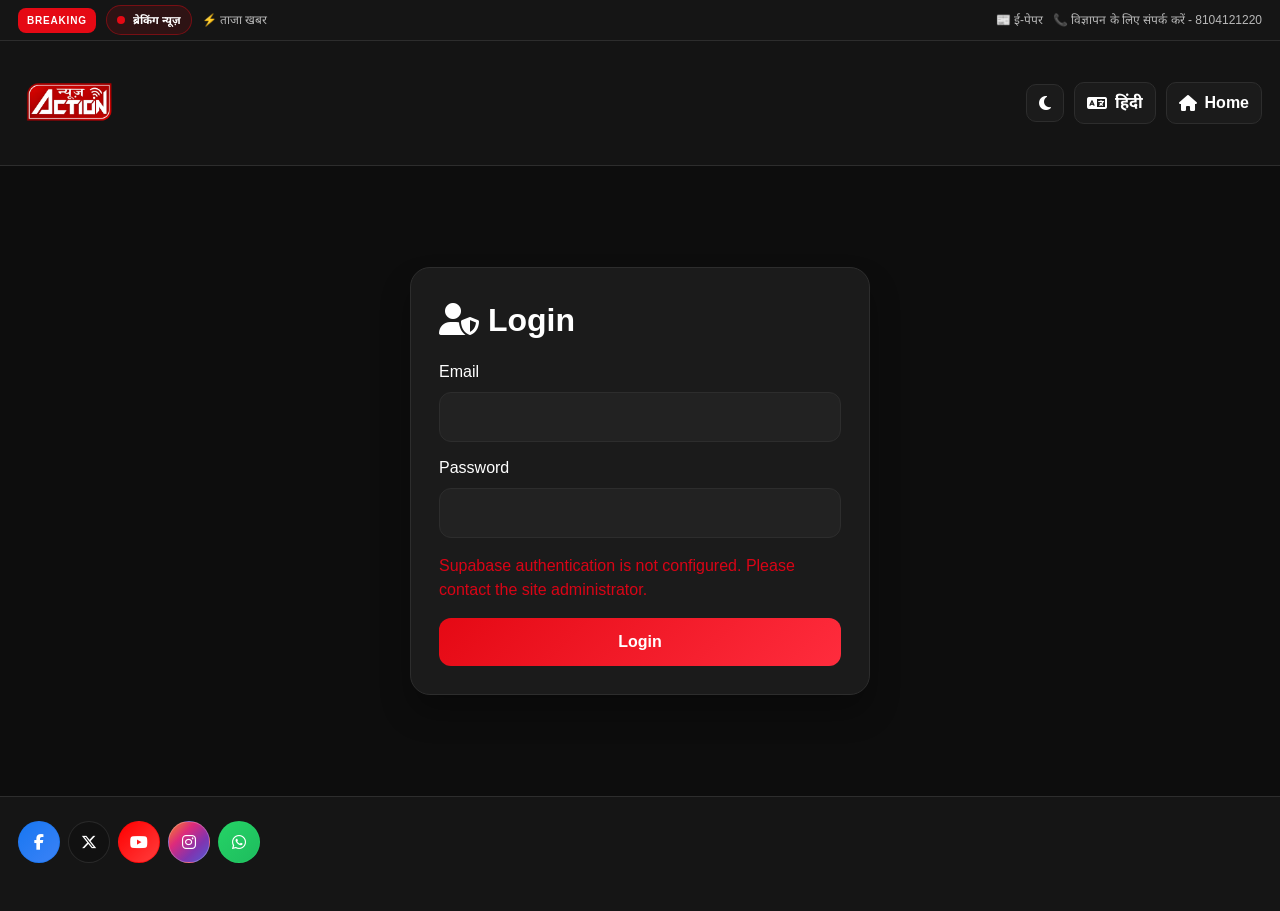
<file: admin.html>
<!DOCTYPE html><html lang="hi"><head><meta charset="UTF-8" /><meta name="viewport" content="width=device-width, initial-scale=1.0" /><title>Admin Dashboard | NEWS ACTION TV</title><link rel="preconnect" href="https://fonts.googleapis.com" /><link rel="preconnect" href="https://fonts.gstatic.com" crossorigin /><link href="https://fonts.googleapis.com/css2?family=Inter:wght@400;500;600;700;800;900&family=Noto+Sans+Devanagari:wght@400;500;700;800&display=swap" rel="stylesheet" /><link rel="stylesheet" href="https://cdnjs.cloudflare.com/ajax/libs/font-awesome/6.5.2/css/all.min.css" crossorigin="anonymous" referrerpolicy="no-referrer" /><style>
    :root {
      --bg: #0d0d0d;
      --bg-soft: #151515;
      --panel: #1b1b1b;
      --panel-2: #1f1f1f;
      --panel-3: #242424;
      --text: #ffffff;
      --text-strong: #ffffff;
      --muted: #b8b8b8;
      --muted-2: #8d8d8d;
      --border: #2d2d2d;
      --primary: #e50914;
      --primary-2: #ff2c3d;
      --accent: #ffb25b;
      --shadow: 0 18px 30px rgba(0,0,0,.28);
      --radius: 18px;
      --topbar-bg: #151515;
      --header-bg: rgba(21,21,21,0.96);
    }
    body.theme-light {
      --bg: #f5f6f8;
      --bg-soft: #eef1f4;
      --panel: #ffffff;
      --panel-2: #f8f9fb;
      --panel-3: #f8f9fb;
      --text: #171717;
      --text-strong: #171717;
      --muted: #555555;
      --muted-2: #777777;
      --border: #e5e7eb;
      --primary: #e50914;
      --primary-2: #ff2c3d;
      --accent: #ff9b1c;
      --shadow: 0 18px 30px rgba(17,17,17,0.08);
      --topbar-bg: #ffffff;
      --header-bg: rgba(255,255,255,0.96);
    }
    * { box-sizing: border-box; }
    html { scroll-behavior: smooth; }
    body {
      margin: 0; background: var(--bg); color: var(--text); font-family: "Segoe UI", Arial, "Noto Sans Devanagari", sans-serif;
      line-height: 1.5; overflow-x: hidden;
    }
    img { max-width: 100%; display: block; }
    a { color: inherit; text-decoration: none; }
    button, input, textarea, select { font: inherit; }
    .container { max-width: 1480px; margin: 0 auto; padding: 0 18px; }
    .top-strip { background: var(--topbar-bg); border-bottom: 1px solid var(--border); font-size: 12px; color: var(--muted); position: relative; z-index: 30; }
    .top-strip-inner { display: flex; align-items: center; justify-content: space-between; gap: 14px; min-height: 40px; overflow: hidden; max-width: 1480px; margin: 0 auto; padding: 0 18px; }
    .strip-left, .strip-right { display: flex; align-items: center; gap: 10px; white-space: nowrap; }
    .top-badge { background: var(--primary); color: #fff; font-weight: 800; font-size: 10px; padding: 5px 9px; border-radius: 8px; letter-spacing: 0.08em; text-transform: uppercase; }
    .status-pill { display: inline-flex; align-items: center; gap: 8px; background: rgba(229,9,20,0.12); border: 1px solid rgba(229,9,20,0.4); padding: 6px 10px; border-radius: 999px; color: var(--text); font-size: 11px; font-weight: 700; }
    .status-dot { width:8px; height:8px; border-radius:50%; background: var(--primary); animation: pulse 1.4s infinite; }
    .header { background: var(--header-bg); border-bottom: 1px solid var(--border); position: sticky; top: 0; z-index: 40; backdrop-filter: blur(12px); }
    .header-inner { display: flex; align-items: center; justify-content: space-between; gap: 18px; max-width: 1480px; margin: 0 auto; padding: 10px 18px; }
    .brand { display: flex; align-items: center; gap: 14px; min-width: 0; }
    .brand img { width: auto; height: 72px; object-fit: contain; }
    .brand-logo { height: 75px; width: auto; max-width: 220px; object-fit: contain; display: block; }
    .footer-brand { display: flex; align-items: center; }
    .footer-logo { height: 52px; }
    .nav { display: flex; align-items: center; justify-content: center; gap: 10px; flex-wrap: wrap; }
    .nav a { padding: 8px 10px; border-radius: 10px; color: var(--muted); font-size: 0.92rem; font-weight: 700; transition: all 0.2s ease; }
    .nav a:hover, .nav a.active { color: var(--text); }
    .nav a:hover, .nav a.active { background: rgba(229,9,20,0.11); color: var(--text); box-shadow: inset 0 0 0 1px rgba(229,9,20,0.35); }
    .header-tools { display: flex; align-items: center; gap: 10px; }
    .tool-btn { border: 1px solid var(--border); background: var(--panel); color: var(--text); border-radius: 10px; padding: 8px 12px; cursor: pointer; font-weight: 700; display: inline-flex; align-items: center; justify-content: center; gap: 8px; transition: transform 0.25s ease, box-shadow 0.25s ease, background 0.25s ease, border-color 0.25s ease; }
    .tool-btn:hover { transform: translateY(-1px) scale(1.02); box-shadow: 0 8px 18px rgba(229,9,20,0.12); }
    .tool-btn.primary { background: linear-gradient(135deg, var(--primary), var(--primary-2)); border-color: transparent; color: #fff; }
    .tool-btn.icon-only { width: 38px; height: 38px; padding: 0; }
    .theme-toggle, .lang-toggle { display: inline-flex; align-items: center; gap: 8px; }
    .mobile-toggle { display: none; }
    .socials { display: inline-flex; align-items: center; gap: 8px; }
    .socials a { width: 34px; height: 34px; display: grid; place-items: center; border-radius: 50%; border: 1px solid var(--border); background: var(--panel); color: var(--text); transition: transform 0.3s ease, box-shadow 0.3s ease, filter 0.3s ease; }
    .socials a:hover { transform: translateY(-3px) scale(1.08); box-shadow: 0 12px 22px rgba(0,0,0,0.25); }
    .socials a.facebook { background: linear-gradient(135deg, #1877f2, #3b82f6); border-color: rgba(24,119,242,0.5); color: #fff; }
    .socials a.youtube { background: linear-gradient(135deg, #ff0000, #ff3d3d); border-color: rgba(255,0,0,0.5); color: #fff; }
    .socials a.instagram { background: linear-gradient(135deg, #f58529, #dd2a7b, #8134af, #515bd4); border-color: rgba(255,255,255,0.25); color: #fff; }
    .socials a.whatsapp { background: linear-gradient(135deg, #25d366, #1ebc5e); border-color: rgba(37,211,102,0.5); color: #fff; }
    .socials a.x-link { background: linear-gradient(135deg, #111111, #3a3a3a); border-color: rgba(255,255,255,0.1); color: #fff; }
    body.theme-light .socials a.x-link { background: #111111; color: #ffffff; }
    .ticker { background: linear-gradient(90deg, rgba(229,9,20,0.16), rgba(255,30,45,0.06), rgba(17,17,17,0.9)); border-top: 1px solid rgba(229,9,20,0.3); border-bottom: 1px solid var(--border); overflow: hidden; white-space: nowrap; }
    .ticker-inner { display: inline-block; min-width: 100%; padding: 12px 0; animation: tickerScroll 26s linear infinite; }
    .ticker-item { display: inline-flex; align-items: center; gap: 18px; padding: 0 28px; font-weight: 800; }
    .ticker-item span:last-child { color: var(--muted); font-weight: 600; }
    @keyframes tickerScroll { 0% { transform: translateX(0); } 100% { transform: translateX(-50%); } }
    @keyframes pulse { 0% { transform: scale(1); opacity: 1; } 50% { transform: scale(1.2); opacity: .8; } 100% { transform: scale(1); opacity: 1; } }
    main { padding: 26px 0 42px; }
    .page-grid { display: grid; grid-template-columns: 230px minmax(0, 1fr) 300px; gap: 22px; }
    .panel { background: var(--panel); border: 1px solid var(--border); border-radius: var(--radius); box-shadow: var(--shadow); }
    .sidebar-group { padding: 18px 16px; }
    .left-column, .right-column { position: sticky; top: 118px; align-self: start; height: fit-content; }
    .side-title { margin: 0 0 14px; font-size: 0.9rem; letter-spacing: .08em; text-transform: uppercase; color: var(--muted); }
    .side-list { list-style: none; padding: 0; margin: 0; display: grid; gap: 10px; }
    .side-list a { display: flex; justify-content: space-between; align-items: center; padding: 11px 12px; border: 1px solid var(--border); border-radius: 12px; background: rgba(255,255,255,0.02); color: var(--muted); transition: transform 0.3s ease, background 0.3s ease, border-color 0.3s ease, box-shadow 0.3s ease; }
    .side-list a:hover, .side-list a.active { background: rgba(229,9,20,0.12); color: var(--text); border-color: rgba(229,9,20,0.45); box-shadow: inset 0 0 0 1px rgba(229,9,20,0.25); transform: translateX(2px); }
    .main-column { display: grid; gap: 24px; }
    .hero { overflow: hidden; }
    .hero-media { position: relative; }
    .hero-media img { width: 100%; height: 420px; object-fit: cover; }
    .hero-overlay { position: absolute; inset: 0; background: linear-gradient(180deg, rgba(0,0,0,0.18), rgba(0,0,0,0.72)); }
    .hero-copy { position: absolute; left: 24px; right: 24px; bottom: 22px; }
    .hero-tag { display: inline-block; background: var(--primary); color: white; padding: 7px 12px; border-radius: 999px; font-size: 11px; font-weight: 800; letter-spacing: .08em; text-transform: uppercase; margin-bottom: 12px; }
    .hero-copy h1 { margin: 0 0 10px; font-size: clamp(2rem, 3vw, 3.1rem); line-height: 1.08; }
    .hero-copy p { margin: 0; max-width: 700px; color: var(--muted); }
    .section-head { display: flex; justify-content: space-between; align-items: center; margin-bottom: 15px; }
    .section-head h2 { margin: 0; font-size: 1.3rem; }
    .section-head a { color: var(--primary); font-weight: 800; font-size: 0.8rem; }
    .story-grid { display: grid; grid-template-columns: repeat(3, minmax(0, 1fr)); gap: 18px; }
    .story-card { background: var(--panel); border: 1px solid var(--border); border-radius: var(--radius); overflow: hidden; transition: transform 0.3s ease, box-shadow 0.3s ease; }
    .story-card:hover { transform: translateY(-4px); box-shadow: 0 18px 28px rgba(0,0,0,0.18); }
    .story-card img { height: 180px; width: 100%; object-fit: cover; display: block; transition: transform 0.3s ease; }
    .story-card:hover img { transform: scale(1.05); }
    .story-card .body { padding: 14px; }
    .story-card h3 { margin: 0 0 8px; font-size: 1.04rem; line-height: 1.4; }
    .story-card p { margin: 0; color: var(--muted); font-size: 0.9rem; }
    .meta { display: flex; justify-content: space-between; align-items: center; gap: 8px; margin-top: 10px; font-size: 0.75rem; color: var(--muted-2); text-transform: uppercase; letter-spacing: 0.04em; }
    .list-stack { display: grid; gap: 16px; }
    .mini-story { display: grid; grid-template-columns: 116px 1fr; gap: 12px; background: rgba(255,255,255,0.02); border: 1px solid var(--border); border-radius: 14px; padding: 10px; transition: transform 0.3s ease, box-shadow 0.3s ease; }
    .mini-story:hover { transform: translateY(-3px); box-shadow: 0 12px 22px rgba(0,0,0,0.14); }
    .mini-story img { height: 92px; object-fit: cover; border-radius: 10px; width: 100%; display: block; transition: transform 0.3s ease; }
    .mini-story:hover img { transform: scale(1.05); }
    .mini-story h4 { margin: 0 0 4px; font-size: 0.95rem; }
    .mini-story p { margin: 0; color: var(--muted); font-size: 0.8rem; }
    .box, .live-box { padding: 18px 16px; }
    .live-line { display: flex; justify-content: space-between; align-items: center; margin-bottom: 12px; }
    .live-line h3 { margin: 0; }
    .update-list { list-style: none; margin: 0; padding: 0; display: grid; gap: 12px; }
    .update-list li { display: flex; gap: 10px; align-items: flex-start; padding: 10px 0; border-bottom: 1px solid var(--border); }
    .update-list li:last-child { border-bottom: 0; }
    .bullet { width: 10px; height: 10px; border-radius: 50%; background: var(--primary); margin-top: 7px; }
    .update-list strong { display: block; margin-bottom: 5px; font-size: 0.9rem; }
    .update-list span { color: var(--muted); font-size: 0.78rem; }
    .ad-box { min-height: 230px; display: grid; place-items: center; text-align: center; background: linear-gradient(135deg, rgba(229,9,20,0.38), rgba(255,174,66,0.18)); border: 1px solid rgba(229,9,20,0.35); border-radius: var(--radius); font-weight: 900; text-transform: uppercase; letter-spacing: 0.08em; }
    .ad-box small { display: block; margin-top: 8px; font-size: 0.7rem; letter-spacing: 0.12em; color: var(--muted); }
    .video-grid { display: grid; grid-template-columns: repeat(3, minmax(0,1fr)); gap: 18px; }
    .video-card { background: var(--panel); border: 1px solid var(--border); border-radius: 18px; overflow: hidden; }
    .video-thumb { position: relative; }
    .video-thumb img { width:100%; height:220px; object-fit:cover; }
    .play-badge { position:absolute; inset:0; display:grid; place-items:center; }
    .play-badge span { width:64px; height:64px; display:grid; place-items:center; border-radius:50%; background: rgba(229,9,20,0.9); font-size:1.2rem; }
    .video-details { padding: 14px; }
    .video-details h3 { margin:0 0 6px; font-size:1.04rem; }
    .video-details p { margin:0 0 12px; color: var(--muted); font-size:0.8rem; }
    .video-link { display:inline-block; color: #fff; background: linear-gradient(135deg, var(--primary), var(--primary-2)); padding: 9px 12px; border-radius: 10px; font-size:0.8rem; font-weight:800; }
    .article-shell { display: grid; gap: 22px; }
    .article-hero img { width:100%; height: 360px; object-fit: cover; border-radius: 18px; }
    .article-body { background: var(--panel); border: 1px solid var(--border); border-radius: 18px; padding: 24px; }
    .article-body h1 { margin:0 0 12px; font-size: clamp(2rem, 3vw, 3rem); line-height: 1.15; }
    .article-body p { margin:0 0 16px; color: var(--text); font-size: 1.02rem; }
    .contact-grid { display:grid; grid-template-columns: 1.1fr 0.9fr; gap: 20px; }
    .card-pad { padding: 22px; }
    .field { display: grid; gap: 8px; margin-bottom: 14px; }
    .field input, .field textarea, .field select { width:100%; padding: 12px 14px; border-radius: 12px; border:1px solid var(--border); background: rgba(255,255,255,0.03); color: var(--text); }
    .submit-btn { border:none; background: linear-gradient(135deg, var(--primary), var(--primary-2)); color:#fff; font-weight:800; padding: 12px 18px; border-radius: 12px; cursor: pointer; }
    .top-meta { display:flex; align-items:center; gap:8px; color:var(--muted); font-size:0.82rem; }
    .icon-list { display:grid; gap:10px; list-style:none; margin: 0; padding:0; }
    .icon-list li { display:flex; align-items:center; gap:10px; color: var(--muted); }
    footer { background: var(--header-bg); border-top: 1px solid var(--border); padding: 24px 0 48px; }
    .footer-inner { display:flex; justify-content:space-between; align-items:center; flex-wrap:wrap; gap:20px; }
    .footer-links { display:flex; gap:18px; flex-wrap:wrap; color: var(--muted); }
    .muted { color: var(--muted); }
    .page-shell { padding: 28px 0 40px; }
    .admin-layout { display:grid; grid-template-columns: 260px minmax(0,1fr); gap: 20px; }
    .admin-sidebar { padding: 20px 18px; }
    .nav-stack { display:grid; gap:10px; }
    .nav-stack a { display:flex; align-items:center; gap:10px; padding:10px 12px; border-radius: 12px; border:1px solid var(--border); color: var(--muted); background: rgba(255,255,255,0.02); }
    .nav-stack a.main { background: rgba(229,9,20,0.12); border-color: rgba(229,9,20,0.4); color: var(--text); }
    .admin-main { display:grid; gap:20px; }
    .stats-grid { display:grid; grid-template-columns: repeat(4, minmax(0,1fr)); gap:16px; }
    .stat-card { padding:20px; }
    .stat-card h3 { margin:0; font-size: 2rem; }
    .stat-card p { margin:8px 0 0; color: var(--muted); }
    .dashboard-grid { display:grid; grid-template-columns: 1.2fr 0.8fr; gap:18px; }
    .template-list { list-style:none; margin:0; padding:0; display:grid; gap:12px; }
    .template-list li { border:1px solid var(--border); border-radius: 12px; padding: 12px 14px; color: var(--muted); }
    .login-wrap { display:grid; place-items:center; min-height:70vh; padding: 40px 18px; }
    .login-box { width: min(460px, 100%); padding: 28px; border-radius: 20px; background: var(--panel); border:1px solid var(--border); box-shadow: var(--shadow); }
    .login-box h1 { margin:0 0 16px; }
    @media (max-width:1180px) {
      .page-grid { grid-template-columns: 210px minmax(0,1fr) 280px; }
      .story-grid, .video-grid { grid-template-columns: repeat(2, minmax(0,1fr)); }
      .stats-grid { grid-template-columns: repeat(2, minmax(0,1fr)); }
    }
    @media (max-width: 980px) {
      .brand-logo { height: 50px; }
      .nav { display:none; }
      .nav.open { display:flex; position: absolute; top: 100%; left: 18px; right: 18px; background: var(--panel); border: 1px solid var(--border); border-radius: 14px; padding: 10px; flex-direction: column; align-items: stretch; box-shadow: var(--shadow); }
      .header-inner { position: relative; }
      .mobile-toggle { display: inline-flex; }
      .left-column, .right-column { position: static; }
      .page-grid { grid-template-columns: 1fr; }
      .story-grid, .video-grid, .contact-grid, .dashboard-grid, .stats-grid { grid-template-columns: 1fr; }
      .brand img { width: auto; height: 52px; }
      .header-tools { margin-left: auto; }
    }
    @media (max-width: 640px) {
      .top-strip-inner { flex-wrap: wrap; justify-content: center; padding-top: 8px; padding-bottom: 8px; }
      .strip-right, .strip-left { white-space: normal; flex-wrap: wrap; justify-content: center; }
      .hero-media img { height: 300px; }
      .hero-copy { left: 16px; right:16px; bottom:16px; }
      .mini-story { grid-template-columns: 1fr; }
    }
</style><link rel="stylesheet" href="assets/css/theme-overrides.css" /></head><body><div class="top-strip"><div class="top-strip-inner"><div class="strip-left"><span class="top-badge">Breaking</span><span class="status-pill"><span class="status-dot"></span><span>ब्रेकिंग न्यूज़</span></span><span>⚡ ताजा खबर</span></div><div class="strip-right"><span>📰 ई-पेपर</span><span>📞 विज्ञापन के लिए संपर्क करें - 8104121220</span></div></div></div><header class="header"><div class="header-inner"><div class="brand"><img src="assets/images/logo.jpeg" alt="NEWS ACTION TV" class="brand-logo" /></div><div class="header-tools"><button class="tool-btn icon-only theme-toggle" data-theme-toggle aria-label="Toggle theme"><i class="fa-solid fa-moon"></i></button><button class="tool-btn lang-toggle" data-lang-toggle aria-label="Toggle language"><i class="fa-solid fa-language"></i> <span data-lang-label>हिंदी</span></button><a href="index.html" class="tool-btn"><i class="fa-solid fa-house"></i> Home</a><button type="button" class="tool-btn primary" data-admin-logout><i class="fa-solid fa-right-from-bracket"></i> Logout</button></div></div></header><main class="container page-shell" data-admin-page hidden>
  <p class="cms-message" data-admin-status aria-live="polite">Public news pages use the editable assets/js/news-data.js dataset. Changes saved here in Supabase must also be added to that dataset to appear publicly.</p>
  <div class="admin-layout">
    <aside class="panel admin-sidebar"><h2 class="side-title">Admin Menu</h2><nav class="nav-stack"><a href="#add-news">Add News</a><a href="#manage-news">Manage News</a><button class="tool-btn" type="button" data-admin-logout>Logout</button></nav></aside>
    <div class="admin-main">
      <section id="add-news" class="panel card-pad"><h1>Add News</h1>
        <form data-news-form>
          <input type="hidden" name="id" />
          <div class="admin-form-grid">
            <div class="field full-width"><label for="news-title">News Title</label><input id="news-title" name="title" type="text" maxlength="220" required /></div>
            <div class="field full-width"><label for="news-description">News Description</label><textarea id="news-description" name="description" rows="3" required></textarea></div>
            <div class="field full-width"><label for="news-content">Full News Content</label><textarea id="news-content" name="content" rows="8" required></textarea></div>
            <div class="field"><label for="news-category">Category</label><select id="news-category" name="category" required><option value="varanasi">???????</option><option value="uttar-pradesh">????? ??????</option><option value="desh">???</option><option value="rajneeti">???????</option><option value="apradh">?????</option><option value="mumbai">?????</option><option value="video">??????</option></select></div>
            <div class="field"><label for="news-location">Location</label><input id="news-location" name="location" type="text" /></div>
            <div class="field"><label for="news-date">Date</label><input id="news-date" name="news_date" type="date" required /></div>
            <div class="field"><label for="news-time">Time</label><input id="news-time" name="news_time" type="time" required /></div>
            <div class="field full-width"><label for="news-image">Main Image / Video Thumbnail</label><input id="news-image" name="image" type="file" accept="image/*" /><img class="image-preview" data-image-preview alt="Image preview" hidden /></div>
            <div class="field full-width"><label for="news-video-url">Optional Video URL</label><input id="news-video-url" name="video_url" type="url" placeholder="https://" /></div>
            <label class="field"><span>Publishing status</span><span><input name="published" type="checkbox" checked /> Published</span></label>
          </div>
          <p class="cms-message" data-form-message aria-live="polite"></p>
          <div class="managed-actions"><button type="submit" class="submit-btn"><span data-submit-label>Publish</span></button><button type="reset" class="tool-btn">Clear</button></div>
        </form>
      </section>
      <section id="manage-news" class="panel card-pad"><h2>Manage News</h2><div data-managed-news aria-live="polite">Loading news?</div></section>
    </div>
  </div>
</main><footer><div class="container footer-inner"><div class="socials"><a href="https://www.facebook.com/share/1DkvCJDCFk/" target="_blank" rel="noopener noreferrer" aria-label="Facebook" class="facebook"><i class="fa-brands fa-facebook-f"></i></a><a href="https://x.com/newsactiontv" target="_blank" rel="noopener noreferrer" aria-label="X" class="x-link"><i class="fa-brands fa-x-twitter"></i></a><a href="https://youtube.com/@newsactiontv6323?si=QFgnQDTZoaAnHGNd" target="_blank" rel="noopener noreferrer" aria-label="YouTube" class="youtube"><i class="fa-brands fa-youtube"></i></a><a href="https://www.instagram.com/shrmaa_d?stkn=MXhnb2pydTF2d295aQ==" target="_blank" rel="noopener noreferrer" aria-label="Instagram" class="instagram"><i class="fa-brands fa-instagram"></i></a><a href="https://wa.me/918104121220" target="_blank" rel="noopener noreferrer" aria-label="WhatsApp" class="whatsapp"><i class="fa-brands fa-whatsapp"></i></a></div></div></footer><script>(() => { const body = document.body; const themeToggle = document.querySelector('[data-theme-toggle]'); const langToggle = document.querySelector('[data-lang-toggle]'); const savedTheme = localStorage.getItem('newsActionTheme') || 'dark'; const savedLang = localStorage.getItem('newsActionLang') || 'hi'; function setTheme(theme) { body.classList.toggle('theme-light', theme === 'light'); localStorage.setItem('newsActionTheme', theme); if (themeToggle) themeToggle.innerHTML = theme === 'light' ? '<i class="fa-solid fa-sun"></i>' : '<i class="fa-solid fa-moon"></i>'; } function setLang(lang) { const langLabel = document.querySelector('[data-lang-label]'); if (langLabel) langLabel.textContent = lang === 'en' ? 'English' : 'हिंदी'; localStorage.setItem('newsActionLang', lang); } setTheme(savedTheme); setLang(savedLang); if (themeToggle) themeToggle.addEventListener('click', () => setTheme(body.classList.contains('theme-light') ? 'dark' : 'light')); if (langToggle) langToggle.addEventListener('click', () => setLang(document.querySelector('[data-lang-label]').textContent === 'English' ? 'hi' : 'en')); })();</script><script type="module" src="assets/js/cms.js"></script></body></html>
</file>
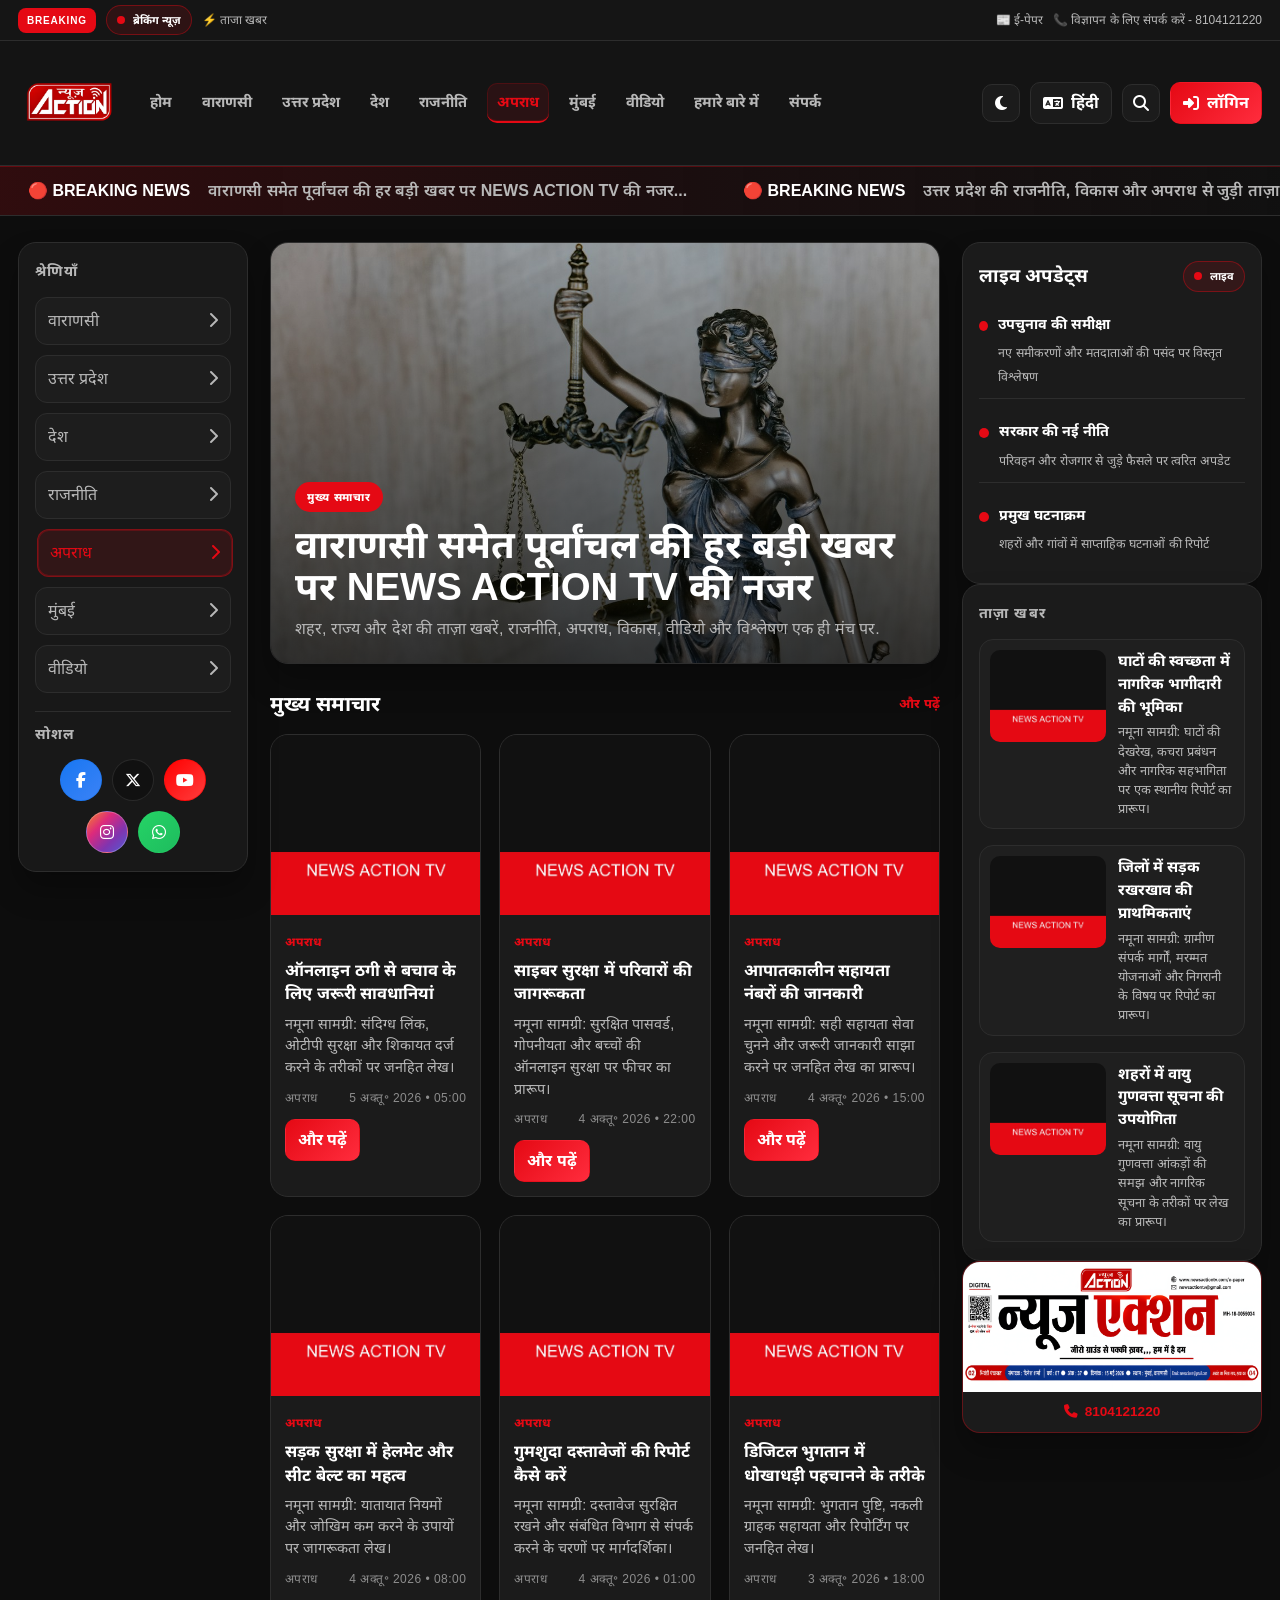
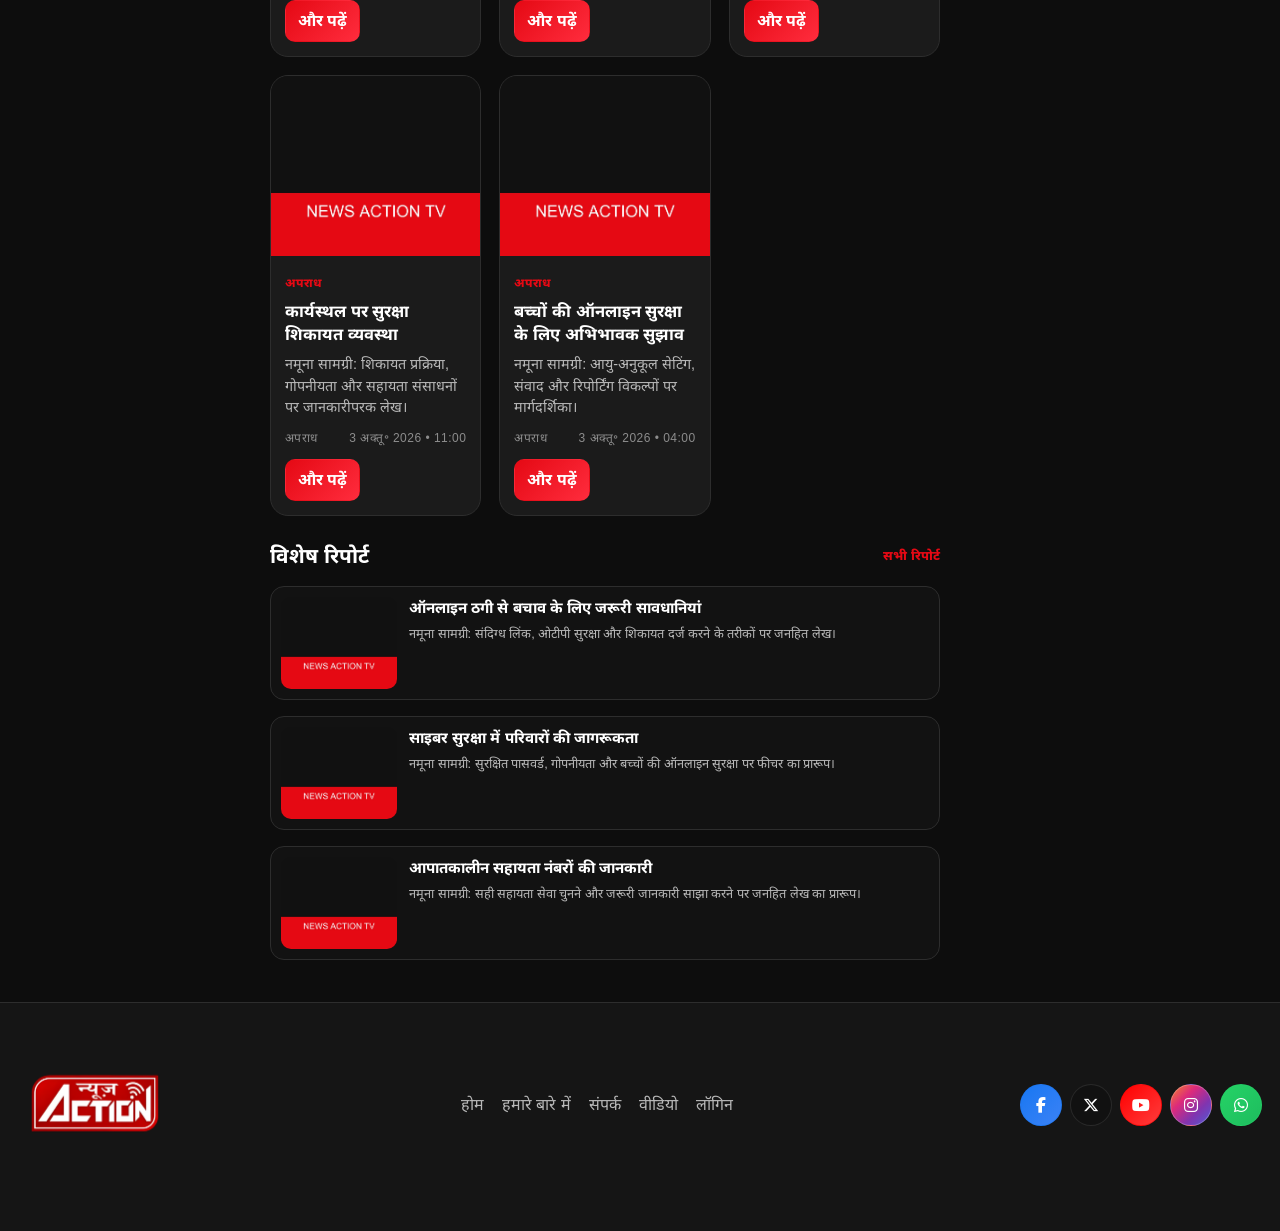
<file: apradh.html>
<!DOCTYPE html><html lang="hi"><head><meta charset="UTF-8" /><meta name="viewport" content="width=device-width, initial-scale=1.0" /><title>अपराध | NEWS ACTION TV</title><link rel="preconnect" href="https://fonts.googleapis.com" /><link rel="preconnect" href="https://fonts.gstatic.com" crossorigin /><link href="https://fonts.googleapis.com/css2?family=Inter:wght@400;500;600;700;800;900&family=Noto+Sans+Devanagari:wght@400;500;700;800&display=swap" rel="stylesheet" /><link rel="stylesheet" href="https://cdnjs.cloudflare.com/ajax/libs/font-awesome/6.5.2/css/all.min.css" crossorigin="anonymous" referrerpolicy="no-referrer" /><style>
    :root {
      --bg: #0d0d0d;
      --bg-soft: #151515;
      --panel: #1b1b1b;
      --panel-2: #1f1f1f;
      --panel-3: #242424;
      --text: #ffffff;
      --text-strong: #ffffff;
      --muted: #b8b8b8;
      --muted-2: #8d8d8d;
      --border: #2d2d2d;
      --primary: #e50914;
      --primary-2: #ff2c3d;
      --accent: #ffb25b;
      --shadow: 0 18px 30px rgba(0,0,0,.28);
      --radius: 18px;
      --topbar-bg: #151515;
      --header-bg: rgba(21,21,21,0.96);
    }
    body.theme-light {
      --bg: #f5f6f8;
      --bg-soft: #eef1f4;
      --panel: #ffffff;
      --panel-2: #f8f9fb;
      --panel-3: #f8f9fb;
      --text: #171717;
      --text-strong: #171717;
      --muted: #555555;
      --muted-2: #777777;
      --border: #e5e7eb;
      --primary: #e50914;
      --primary-2: #ff2c3d;
      --accent: #ff9b1c;
      --shadow: 0 18px 30px rgba(17,17,17,0.08);
      --topbar-bg: #ffffff;
      --header-bg: rgba(255,255,255,0.96);
    }
    * { box-sizing: border-box; }
    html { scroll-behavior: smooth; }
    body {
      margin: 0; background: var(--bg); color: var(--text); font-family: "Segoe UI", Arial, "Noto Sans Devanagari", sans-serif;
      line-height: 1.5; overflow-x: hidden;
    }
    img { max-width: 100%; display: block; }
    a { color: inherit; text-decoration: none; }
    button, input, textarea, select { font: inherit; }
    .container { max-width: 1480px; margin: 0 auto; padding: 0 18px; }
    .top-strip { background: var(--topbar-bg); border-bottom: 1px solid var(--border); font-size: 12px; color: var(--muted); position: relative; z-index: 30; }
    .top-strip-inner { display: flex; align-items: center; justify-content: space-between; gap: 14px; min-height: 40px; overflow: hidden; max-width: 1480px; margin: 0 auto; padding: 0 18px; }
    .strip-left, .strip-right { display: flex; align-items: center; gap: 10px; white-space: nowrap; }
    .top-badge { background: var(--primary); color: #fff; font-weight: 800; font-size: 10px; padding: 5px 9px; border-radius: 8px; letter-spacing: 0.08em; text-transform: uppercase; }
    .status-pill { display: inline-flex; align-items: center; gap: 8px; background: rgba(229,9,20,0.12); border: 1px solid rgba(229,9,20,0.4); padding: 6px 10px; border-radius: 999px; color: var(--text); font-size: 11px; font-weight: 700; }
    .status-dot { width:8px; height:8px; border-radius:50%; background: var(--primary); animation: pulse 1.4s infinite; }
    .header { background: var(--header-bg); border-bottom: 1px solid var(--border); position: sticky; top: 0; z-index: 40; backdrop-filter: blur(12px); }
    .header-inner { display: flex; align-items: center; justify-content: space-between; gap: 18px; max-width: 1480px; margin: 0 auto; padding: 10px 18px; }
    .brand { display: flex; align-items: center; gap: 14px; min-width: 0; }
    .brand img { width: auto; height: 72px; object-fit: contain; }
    .brand-logo { height: 75px; width: auto; max-width: 220px; object-fit: contain; display: block; }
    .footer-brand { display: flex; align-items: center; }
    .footer-logo { height: 52px; }
    .nav { display: flex; align-items: center; justify-content: center; gap: 10px; flex-wrap: wrap; position: relative; z-index: 30; }
    .nav a, .side-list a { position: relative; z-index: 1; cursor: pointer; pointer-events: auto; }
    .nav a { display: inline-flex; align-items: center; padding: 8px 10px; border-radius: 10px; color: var(--muted); font-size: 0.92rem; font-weight: 700; border-bottom: 2px solid transparent; transition: all 0.3s ease; }
    .nav a:hover { color: var(--primary); background: rgba(229,9,20,0.08); transform: translateY(-1px); }
    .nav a.active { background: rgba(229,9,20,0.10); color: var(--primary); border-bottom-color: var(--primary); box-shadow: inset 0 0 0 1px rgba(229,9,20,0.18); }
    .header-tools { display: flex; align-items: center; gap: 10px; }
    .tool-btn { border: 1px solid var(--border); background: var(--panel); color: var(--text); border-radius: 10px; padding: 8px 12px; cursor: pointer; font-weight: 700; display: inline-flex; align-items: center; justify-content: center; gap: 8px; transition: transform 0.25s ease, box-shadow 0.25s ease, background 0.25s ease, border-color 0.25s ease; }
    .tool-btn:hover { transform: translateY(-1px) scale(1.02); box-shadow: 0 8px 18px rgba(229,9,20,0.12); }
    .tool-btn.primary { background: linear-gradient(135deg, var(--primary), var(--primary-2)); border-color: transparent; color: #fff; }
    .tool-btn.icon-only { width: 38px; height: 38px; padding: 0; }
    .theme-toggle, .lang-toggle { display: inline-flex; align-items: center; gap: 8px; }
    .mobile-toggle { display: none; }
    .socials { display: inline-flex; align-items: center; gap: 8px; }
    .socials a { width: 34px; height: 34px; display: grid; place-items: center; border-radius: 50%; border: 1px solid var(--border); background: var(--panel); color: var(--text); transition: transform 0.3s ease, box-shadow 0.3s ease, filter 0.3s ease; }
    .socials a:hover { transform: translateY(-3px) scale(1.08); box-shadow: 0 12px 22px rgba(0,0,0,0.25); }
    .socials a.facebook { background: linear-gradient(135deg, #1877f2, #3b82f6); border-color: rgba(24,119,242,0.5); color: #fff; }
    .socials a.youtube { background: linear-gradient(135deg, #ff0000, #ff3d3d); border-color: rgba(255,0,0,0.5); color: #fff; }
    .socials a.instagram { background: linear-gradient(135deg, #f58529, #dd2a7b, #8134af, #515bd4); border-color: rgba(255,255,255,0.25); color: #fff; }
    .socials a.whatsapp { background: linear-gradient(135deg, #25d366, #1ebc5e); border-color: rgba(37,211,102,0.5); color: #fff; }
    .socials a.x-link { background: linear-gradient(135deg, #111111, #3a3a3a); border-color: rgba(255,255,255,0.1); color: #fff; }
    body.theme-light .socials a.x-link { background: #111111; color: #ffffff; }
    .ticker { background: linear-gradient(90deg, rgba(229,9,20,0.16), rgba(255,30,45,0.06), rgba(17,17,17,0.9)); border-top: 1px solid rgba(229,9,20,0.3); border-bottom: 1px solid var(--border); overflow: hidden; white-space: nowrap; }
    .ticker-inner { display: inline-block; min-width: 100%; padding: 12px 0; animation: tickerScroll 26s linear infinite; }
    .ticker-item { display: inline-flex; align-items: center; gap: 18px; padding: 0 28px; font-weight: 800; }
    .ticker-item span:last-child { color: var(--muted); font-weight: 600; }
    @keyframes tickerScroll { 0% { transform: translateX(0); } 100% { transform: translateX(-50%); } }
    @keyframes pulse { 0% { transform: scale(1); opacity: 1; } 50% { transform: scale(1.2); opacity: .8; } 100% { transform: scale(1); opacity: 1; } }
    main { padding: 26px 0 42px; }
    .page-grid { display: grid; grid-template-columns: 230px minmax(0, 1fr) 300px; gap: 22px; }
    .panel { background: var(--panel); border: 1px solid var(--border); border-radius: var(--radius); box-shadow: var(--shadow); }
    .sidebar-group { padding: 18px 16px; }
    .left-column, .right-column { position: sticky; top: 118px; align-self: start; height: fit-content; }
    .side-title { margin: 0 0 14px; font-size: 0.9rem; letter-spacing: .08em; text-transform: uppercase; color: var(--muted); }
    .side-list { list-style: none; padding: 0; margin: 0; display: grid; gap: 10px; }
    .side-list a { display: flex; justify-content: space-between; align-items: center; padding: 11px 12px; border: 1px solid var(--border); border-radius: 12px; background: rgba(255,255,255,0.02); color: var(--muted); transition: transform 0.3s ease, background 0.3s ease, border-color 0.3s ease, box-shadow 0.3s ease; }
    .side-list a:hover, .side-list a.active { background: rgba(229,9,20,0.12); color: var(--primary); border-color: rgba(229,9,20,0.45); box-shadow: inset 0 0 0 1px rgba(229,9,20,0.25); transform: translateX(2px); }
    .main-column { display: grid; gap: 24px; }
    .hero { overflow: hidden; }
    .hero-media { position: relative; }
    .hero-media img { width: 100%; height: 420px; object-fit: cover; }
    .hero-overlay { position: absolute; inset: 0; background: linear-gradient(180deg, rgba(0,0,0,0.18), rgba(0,0,0,0.72)); }
    .hero-copy { position: absolute; left: 24px; right: 24px; bottom: 22px; }
    .hero-tag { display: inline-block; background: var(--primary); color: white; padding: 7px 12px; border-radius: 999px; font-size: 11px; font-weight: 800; letter-spacing: .08em; text-transform: uppercase; margin-bottom: 12px; }
    .hero-copy h1 { margin: 0 0 10px; font-size: clamp(2rem, 3vw, 3.1rem); line-height: 1.08; }
    .hero-copy p { margin: 0; max-width: 700px; color: var(--muted); }
    .section-head { display: flex; justify-content: space-between; align-items: center; margin-bottom: 15px; }
    .section-head h2 { margin: 0; font-size: 1.3rem; }
    .section-head a { color: var(--primary); font-weight: 800; font-size: 0.8rem; }
    .story-grid { display: grid; grid-template-columns: repeat(3, minmax(0, 1fr)); gap: 18px; }
    .story-card { background: var(--panel); border: 1px solid var(--border); border-radius: var(--radius); overflow: hidden; transition: transform 0.3s ease, box-shadow 0.3s ease; }
    .story-card:hover { transform: translateY(-4px); box-shadow: 0 18px 28px rgba(0,0,0,0.18); }
    .story-card img { height: 180px; width: 100%; object-fit: cover; display: block; transition: transform 0.3s ease; }
    .story-card:hover img { transform: scale(1.05); }
    .story-card .body { padding: 14px; }
    .story-card h3 { margin: 0 0 8px; font-size: 1.04rem; line-height: 1.4; }
    .story-card p { margin: 0; color: var(--muted); font-size: 0.9rem; }
    .meta { display: flex; justify-content: space-between; align-items: center; gap: 8px; margin-top: 10px; font-size: 0.75rem; color: var(--muted-2); text-transform: uppercase; letter-spacing: 0.04em; }
    .list-stack { display: grid; gap: 16px; }
    .mini-story { display: grid; grid-template-columns: 116px 1fr; gap: 12px; background: rgba(255,255,255,0.02); border: 1px solid var(--border); border-radius: 14px; padding: 10px; transition: transform 0.3s ease, box-shadow 0.3s ease; }
    .mini-story:hover { transform: translateY(-3px); box-shadow: 0 12px 22px rgba(0,0,0,0.14); }
    .mini-story img { height: 92px; object-fit: cover; border-radius: 10px; width: 100%; display: block; transition: transform 0.3s ease; }
    .mini-story:hover img { transform: scale(1.05); }
    .mini-story h4 { margin: 0 0 4px; font-size: 0.95rem; }
    .mini-story p { margin: 0; color: var(--muted); font-size: 0.8rem; }
    .box, .live-box { padding: 18px 16px; }
    .live-line { display: flex; justify-content: space-between; align-items: center; margin-bottom: 12px; }
    .live-line h3 { margin: 0; }
    .update-list { list-style: none; margin: 0; padding: 0; display: grid; gap: 12px; }
    .update-list li { display: flex; gap: 10px; align-items: flex-start; padding: 10px 0; border-bottom: 1px solid var(--border); }
    .update-list li:last-child { border-bottom: 0; }
    .bullet { width: 10px; height: 10px; border-radius: 50%; background: var(--primary); margin-top: 7px; }
    .update-list strong { display: block; margin-bottom: 5px; font-size: 0.9rem; }
    .update-list span { color: var(--muted); font-size: 0.78rem; }
    .ad-box { min-height: 230px; display: grid; place-items: center; text-align: center; background: linear-gradient(135deg, rgba(229,9,20,0.38), rgba(255,174,66,0.18)); border: 1px solid rgba(229,9,20,0.35); border-radius: var(--radius); font-weight: 900; text-transform: uppercase; letter-spacing: 0.08em; }
    .ad-box small { display: block; margin-top: 8px; font-size: 0.7rem; letter-spacing: 0.12em; color: var(--muted); }
    .video-grid { display: grid; grid-template-columns: repeat(3, minmax(0,1fr)); gap: 18px; }
    .video-card { background: var(--panel); border: 1px solid var(--border); border-radius: 18px; overflow: hidden; }
    .video-thumb { position: relative; }
    .video-thumb img { width:100%; height:220px; object-fit:cover; }
    .play-badge { position:absolute; inset:0; display:grid; place-items:center; }
    .play-badge span { width:64px; height:64px; display:grid; place-items:center; border-radius:50%; background: rgba(229,9,20,0.9); font-size:1.2rem; }
    .video-details { padding: 14px; }
    .video-details h3 { margin:0 0 6px; font-size:1.04rem; }
    .video-details p { margin:0 0 12px; color: var(--muted); font-size:0.8rem; }
    .video-link { display:inline-block; color: #fff; background: linear-gradient(135deg, var(--primary), var(--primary-2)); padding: 9px 12px; border-radius: 10px; font-size:0.8rem; font-weight:800; }
    .article-shell { display: grid; gap: 22px; }
    .article-hero img { width:100%; height: 360px; object-fit: cover; border-radius: 18px; }
    .article-body { background: var(--panel); border: 1px solid var(--border); border-radius: 18px; padding: 24px; }
    .article-body h1 { margin:0 0 12px; font-size: clamp(2rem, 3vw, 3rem); line-height: 1.15; }
    .article-body p { margin:0 0 16px; color: var(--text); font-size: 1.02rem; }
    .contact-grid { display:grid; grid-template-columns: 1.1fr 0.9fr; gap: 20px; }
    .card-pad { padding: 22px; }
    .field { display: grid; gap: 8px; margin-bottom: 14px; }
    .field input, .field textarea, .field select { width:100%; padding: 12px 14px; border-radius: 12px; border:1px solid var(--border); background: rgba(255,255,255,0.03); color: var(--text); }
    .submit-btn { border:none; background: linear-gradient(135deg, var(--primary), var(--primary-2)); color:#fff; font-weight:800; padding: 12px 18px; border-radius: 12px; cursor: pointer; }
    .top-meta { display:flex; align-items:center; gap:8px; color:var(--muted); font-size:0.82rem; }
    .icon-list { display:grid; gap:10px; list-style:none; margin: 0; padding:0; }
    .icon-list li { display:flex; align-items:center; gap:10px; color: var(--muted); }
    footer { background: var(--header-bg); border-top: 1px solid var(--border); padding: 24px 0 48px; }
    .footer-inner { display:flex; justify-content:space-between; align-items:center; flex-wrap:wrap; gap:20px; }
    .footer-links { display:flex; gap:18px; flex-wrap:wrap; color: var(--muted); }
    .muted { color: var(--muted); }
    .page-shell { padding: 28px 0 40px; }
    .admin-layout { display:grid; grid-template-columns: 260px minmax(0,1fr); gap: 20px; }
    .admin-sidebar { padding: 20px 18px; }
    .nav-stack { display:grid; gap:10px; }
    .nav-stack a { display:flex; align-items:center; gap:10px; padding:10px 12px; border-radius: 12px; border:1px solid var(--border); color: var(--muted); background: rgba(255,255,255,0.02); }
    .nav-stack a.main { background: rgba(229,9,20,0.12); border-color: rgba(229,9,20,0.4); color: var(--text); }
    .admin-main { display:grid; gap:20px; }
    .stats-grid { display:grid; grid-template-columns: repeat(4, minmax(0,1fr)); gap:16px; }
    .stat-card { padding:20px; }
    .stat-card h3 { margin:0; font-size: 2rem; }
    .stat-card p { margin:8px 0 0; color: var(--muted); }
    .dashboard-grid { display:grid; grid-template-columns: 1.2fr 0.8fr; gap:18px; }
    .template-list { list-style:none; margin:0; padding:0; display:grid; gap:12px; }
    .template-list li { border:1px solid var(--border); border-radius: 12px; padding: 12px 14px; color: var(--muted); }
    .login-wrap { display:grid; place-items:center; min-height:70vh; padding: 40px 18px; }
    .login-box { width: min(460px, 100%); padding: 28px; border-radius: 20px; background: var(--panel); border:1px solid var(--border); box-shadow: var(--shadow); }
    .login-box h1 { margin:0 0 16px; }
    @media (max-width:1180px) {
      .page-grid { grid-template-columns: 210px minmax(0,1fr) 280px; }
      .story-grid, .video-grid { grid-template-columns: repeat(2, minmax(0,1fr)); }
      .stats-grid { grid-template-columns: repeat(2, minmax(0,1fr)); }
    }
    @media (max-width: 980px) {
      .brand-logo { height: 50px; }
      .nav { display:none; }
      .nav.open { display:flex; position: absolute; top: 100%; left: 18px; right: 18px; background: var(--panel); border: 1px solid var(--border); border-radius: 14px; padding: 10px; flex-direction: column; align-items: stretch; box-shadow: var(--shadow); }
      .header-inner { position: relative; }
      .mobile-toggle { display: inline-flex; }
      .left-column, .right-column { position: static; }
      .page-grid { grid-template-columns: 1fr; }
      .story-grid, .video-grid, .contact-grid, .dashboard-grid, .stats-grid { grid-template-columns: 1fr; }
      .brand img { width: auto; height: 52px; }
      .header-tools { margin-left: auto; }
    }
    @media (max-width: 640px) {
      .top-strip-inner { flex-wrap: wrap; justify-content: center; padding-top: 8px; padding-bottom: 8px; }
      .strip-right, .strip-left { white-space: normal; flex-wrap: wrap; justify-content: center; }
      .hero-media img { height: 300px; }
      .hero-copy { left: 16px; right:16px; bottom:16px; }
      .mini-story { grid-template-columns: 1fr; }
    }
</style><link rel="stylesheet" href="assets/css/theme-overrides.css" /></head><body data-category="apradh"><div class="top-strip"><div class="top-strip-inner"><div class="strip-left"><span class="top-badge">Breaking</span><span class="status-pill"><span class="status-dot"></span><span>ब्रेकिंग न्यूज़</span></span><span>⚡ ताजा खबर</span></div><div class="strip-right"><span>📰 ई-पेपर</span><span>📞 विज्ञापन के लिए संपर्क करें - 8104121220</span></div></div></div><header class="header"><div class="header-inner"><div class="brand"><img src="assets/images/logo.jpeg" alt="NEWS ACTION TV" class="brand-logo" /></div><nav class="nav" id="mainNav"><a href="index.html"><span class="i18n" data-hi="होम" data-en="Home">होम</span></a>
<a href="varanasi.html"><span class="i18n" data-hi="वाराणसी" data-en="Varanasi">वाराणसी</span></a>
<a href="uttar-pradesh.html"><span class="i18n" data-hi="उत्तर प्रदेश" data-en="Uttar Pradesh">उत्तर प्रदेश</span></a>
<a href="desh.html"><span class="i18n" data-hi="देश" data-en="Desh">देश</span></a>
<a href="rajneeti.html"><span class="i18n" data-hi="राजनीति" data-en="Rajneeti">राजनीति</span></a>
<a href="apradh.html" class="active"><span class="i18n" data-hi="अपराध" data-en="Apradh">अपराध</span></a>
<a href="mumbai.html"><span class="i18n" data-hi="मुंबई" data-en="Mumbai">मुंबई</span></a>
<a href="video.html"><span class="i18n" data-hi="वीडियो" data-en="Video">वीडियो</span></a>
<a href="about.html"><span class="i18n" data-hi="हमारे बारे में" data-en="About">हमारे बारे में</span></a>
<a href="contact.html"><span class="i18n" data-hi="संपर्क" data-en="Contact">संपर्क</span></a></nav><div class="header-tools"><button class="tool-btn icon-only theme-toggle" data-theme-toggle aria-label="Toggle theme"><i class="fa-solid fa-moon"></i></button><button class="tool-btn lang-toggle" data-lang-toggle aria-label="Toggle language"><i class="fa-solid fa-language"></i> <span data-lang-label>हिंदी</span></button><button class="tool-btn icon-only" aria-label="Search"><i class="fa-solid fa-magnifying-glass"></i></button><a href="login.html" class="tool-btn primary"><i class="fa-solid fa-right-to-bracket"></i> <span class="i18n" data-hi="लॉगिन" data-en="Login">लॉगिन</span></a><button class="tool-btn icon-only mobile-toggle" id="mobileToggle" aria-label="Toggle menu"><i class="fa-solid fa-bars"></i></button></div></div></header><div class="ticker"><div class="ticker-inner"><div class="ticker-item"><span class="text-red">&#x1F534; BREAKING NEWS</span><span>वाराणसी समेत पूर्वांचल की हर बड़ी खबर पर NEWS ACTION TV की नजर...</span></div><div class="ticker-item"><span class="text-red">&#x1F534; BREAKING NEWS</span><span>उत्तर प्रदेश की राजनीति, विकास और अपराध से जुड़ी ताज़ा खबरें आपके लिए...</span></div><div class="ticker-item"><span class="text-red">&#x1F534; BREAKING NEWS</span><span>देश-दुनिया की सबसे तेज़ खबरें, अपडेट्स और विश्लेषण...</span></div><div class="ticker-item"><span class="text-red">&#x1F534; BREAKING NEWS</span><span>वाराणसी समेत पूर्वांचल की हर बड़ी खबर पर NEWS ACTION TV की नजर...</span></div></div></div>
    <main>
      <div class="container page-grid">
        <aside class="left-column panel sidebar-group">
          <h3 class="side-title i18n" data-hi="श्रेणियाँ" data-en="Categories">श्रेणियाँ</h3>
          <ul class="side-list">
            <li><a href="varanasi.html"><span class="i18n" data-hi="वाराणसी" data-en="Varanasi">वाराणसी</span> <span><i class="fa-solid fa-chevron-right"></i></span></a></li>
            <li><a href="uttar-pradesh.html"><span class="i18n" data-hi="उत्तर प्रदेश" data-en="Uttar Pradesh">उत्तर प्रदेश</span> <span><i class="fa-solid fa-chevron-right"></i></span></a></li>
            <li><a href="desh.html"><span class="i18n" data-hi="देश" data-en="National">देश</span> <span><i class="fa-solid fa-chevron-right"></i></span></a></li>
            <li><a href="rajneeti.html"><span class="i18n" data-hi="राजनीति" data-en="Politics">राजनीति</span> <span><i class="fa-solid fa-chevron-right"></i></span></a></li>
            <li><a href="apradh.html" class="active"><span class="i18n" data-hi="अपराध" data-en="Crime">अपराध</span> <span><i class="fa-solid fa-chevron-right"></i></span></a></li>
            <li><a href="mumbai.html"><span class="i18n" data-hi="मुंबई" data-en="Mumbai">मुंबई</span> <span><i class="fa-solid fa-chevron-right"></i></span></a></li>
            <li><a href="video.html"><span class="i18n" data-hi="वीडियो" data-en="Video">वीडियो</span> <span><i class="fa-solid fa-chevron-right"></i></span></a></li>
          </ul>
          <div style="margin-top: 18px; padding-top: 12px; border-top: 1px solid var(--border);">
            <h3 class="side-title i18n" data-hi="सोशल" data-en="Social">सोशल</h3>
            <div class="socials" aria-label="Social links">
              <a href="https://www.facebook.com/share/1DkvCJDCFk/" target="_blank" rel="noopener noreferrer" aria-label="Facebook" class="facebook"><i class="fa-brands fa-facebook-f"></i></a>
              <a href="https://x.com/newsactiontv" target="_blank" rel="noopener noreferrer" aria-label="X" class="x-link"><i class="fa-brands fa-x-twitter"></i></a>
              <a href="https://youtube.com/@newsactiontv6323?si=QFgnQDTZoaAnHGNd" target="_blank" rel="noopener noreferrer" aria-label="YouTube" class="youtube"><i class="fa-brands fa-youtube"></i></a>
              <a href="https://www.instagram.com/shrmaa_d?stkn=MXhnb2pydTF2d295aQ==" target="_blank" rel="noopener noreferrer" aria-label="Instagram" class="instagram"><i class="fa-brands fa-instagram"></i></a>
              <a href="https://wa.me/918104121220" target="_blank" rel="noopener noreferrer" aria-label="WhatsApp" class="whatsapp"><i class="fa-brands fa-whatsapp"></i></a>
            </div>
          </div>
        </aside>

        <div class="main-column">
          <section class="hero panel">
            <div class="hero-media">
              <img src="assets/images/news/apradh-01.jpg" alt="????? ??????" loading="lazy" onerror="this.onerror=null;this.src='assets/images/news/default-news.jpg';" />
              <div class="hero-overlay"></div>
              <div class="hero-copy">
                <span class="hero-tag i18n" data-hi="मुख्य समाचार" data-en="Top Story">मुख्य समाचार</span>
                <h1 class="i18n" data-hi="वाराणसी समेत पूर्वांचल की हर बड़ी खबर पर NEWS ACTION TV की नजर" data-en="NEWS ACTION TV tracks every major story across Varanasi and Purvanchal">वाराणसी समेत पूर्वांचल की हर बड़ी खबर पर NEWS ACTION TV की नजर</h1>
                <p class="i18n" data-hi="शहर, राज्य और देश की ताज़ा खबरें, राजनीति, अपराध, विकास, वीडियो और विश्लेषण एक ही मंच पर." data-en="Fresh updates on city, state and national stories, politics, crime, development, video and analysis in one place.">शहर, राज्य और देश की ताज़ा खबरें, राजनीति, अपराध, विकास, वीडियो और विश्लेषण एक ही मंच पर.</p>
              </div>
            </div>
          </section>
          <section>
            <div class="section-head">
              <h2 class="i18n" data-hi="मुख्य समाचार" data-en="Top News">मुख्य समाचार</h2>
              <a href="article.html" class="i18n" data-hi="और पढ़ें" data-en="Read More">और पढ़ें</a>
            </div>
            <div class="story-grid"><div class="dynamic-news-grid" data-news-list data-category="apradh" data-load-more></div></div>
          </section>
          <section>
            <div class="section-head">
              <h2 class="i18n" data-hi="विशेष रिपोर्ट" data-en="Special Reports">विशेष रिपोर्ट</h2>
              <a href="article.html" class="i18n" data-hi="सभी रिपोर्ट" data-en="All Reports">सभी रिपोर्ट</a>
            </div>
            <div class="list-stack"><div class="dynamic-mini-list" data-news-list data-category="apradh" data-layout="mini"></div></div>
          </section>
        </div>

        <aside class="right-column">
          <div class="panel live-box">
            <div class="live-line">
              <h3 class="i18n" data-hi="लाइव अपडेट्स" data-en="Live Updates">लाइव अपडेट्स</h3>
              <span class="status-pill"><span class="status-dot"></span><span class="i18n" data-hi="लाइव" data-en="Live">लाइव</span></span>
            </div>
            <ul class="update-list">
              <li><span class="bullet"></span><div><strong class="i18n" data-hi="उपचुनाव की समीक्षा" data-en="By-election review">उपचुनाव की समीक्षा</strong><span class="i18n" data-hi="नए समीकरणों और मतदाताओं की पसंद पर विस्तृत विश्लेषण" data-en="Detailed analysis of fresh equations and voter preferences">नए समीकरणों और मतदाताओं की पसंद पर विस्तृत विश्लेषण</span></div></li>
              <li><span class="bullet"></span><div><strong class="i18n" data-hi="सरकार की नई नीति" data-en="New government policy">सरकार की नई नीति</strong><span class="i18n" data-hi="परिवहन और रोजगार से जुड़े फैसले पर त्वरित अपडेट" data-en="Quick update on transport and employment decisions">परिवहन और रोजगार से जुड़े फैसले पर त्वरित अपडेट</span></div></li>
              <li><span class="bullet"></span><div><strong class="i18n" data-hi="प्रमुख घटनाक्रम" data-en="Major developments">प्रमुख घटनाक्रम</strong><span class="i18n" data-hi="शहरों और गांवों में साप्ताहिक घटनाओं की रिपोर्ट" data-en="Weekly report on events in cities and villages">शहरों और गांवों में साप्ताहिक घटनाओं की रिपोर्ट</span></div></li>
            </ul>
          </div>
          <div class="panel box">
            <h3 class="side-title i18n" data-hi="ताज़ा खबर" data-en="Latest news">ताज़ा खबर</h3>
            <div class="list-stack"><div class="dynamic-mini-list" data-news-list data-category="all" data-layout="mini"></div></div>
          </div>
          <div class="ad-box panel"><a class="ad-link" href="tel:+918104121220" aria-label="???????? ?? ??? 8104121220 ?? ??? ????"><img class="ad-banner" src="assets/images/adsbanner.png" alt="???????? ???? - ??????: 8104121220" /><span class="ad-phone"><i class="fa-solid fa-phone"></i> 8104121220</span></a></div>
        </aside>
      </div>
    </main>
<footer><div class="container footer-inner"><div class="footer-brand"><img src="assets/images/logo.jpeg" alt="NEWS ACTION TV" class="brand-logo footer-logo" /></div><div class="footer-links"><a href="index.html" class="i18n" data-hi="होम" data-en="Home">होम</a><a href="about.html" class="i18n" data-hi="हमारे बारे में" data-en="About">हमारे बारे में</a><a href="contact.html" class="i18n" data-hi="संपर्क" data-en="Contact">संपर्क</a><a href="video.html" class="i18n" data-hi="वीडियो" data-en="Video">वीडियो</a><a href="login.html" class="i18n" data-hi="लॉगिन" data-en="Login">लॉगिन</a></div><div class="socials"><a href="https://www.facebook.com/share/1DkvCJDCFk/" target="_blank" rel="noopener noreferrer" aria-label="Facebook" class="facebook"><i class="fa-brands fa-facebook-f"></i></a><a href="https://x.com/newsactiontv" target="_blank" rel="noopener noreferrer" aria-label="X" class="x-link"><i class="fa-brands fa-x-twitter"></i></a><a href="https://youtube.com/@newsactiontv6323?si=QFgnQDTZoaAnHGNd" target="_blank" rel="noopener noreferrer" aria-label="YouTube" class="youtube"><i class="fa-brands fa-youtube"></i></a><a href="https://www.instagram.com/shrmaa_d?stkn=MXhnb2pydTF2d295aQ==" target="_blank" rel="noopener noreferrer" aria-label="Instagram" class="instagram"><i class="fa-brands fa-instagram"></i></a><a href="https://wa.me/918104121220" target="_blank" rel="noopener noreferrer" aria-label="WhatsApp" class="whatsapp"><i class="fa-brands fa-whatsapp"></i></a></div></div></footer><script>(() => { const body = document.body; const themeToggle = document.querySelector('[data-theme-toggle]'); const langToggle = document.querySelector('[data-lang-toggle]'); const menuToggle = document.getElementById('mobileToggle'); const nav = document.getElementById('mainNav'); const savedTheme = localStorage.getItem('newsActionTheme') || 'dark'; const savedLang = localStorage.getItem('newsActionLang') || 'hi'; function setTheme(theme) { const isLight = theme === 'light'; body.classList.toggle('theme-light', isLight); localStorage.setItem('newsActionTheme', theme); if (themeToggle) themeToggle.innerHTML = isLight ? '<i class="fa-solid fa-sun"></i>' : '<i class="fa-solid fa-moon"></i>'; } function applyLang(lang) { document.querySelectorAll('.i18n').forEach((el) => { const next = lang === 'en' ? el.dataset.en : el.dataset.hi; if (next) el.textContent = next; }); const langLabel = document.querySelector('[data-lang-label]'); if (langLabel) langLabel.textContent = lang === 'en' ? 'English' : 'हिंदी'; document.documentElement.lang = lang === 'en' ? 'en' : 'hi'; localStorage.setItem('newsActionLang', lang); } setTheme(savedTheme); applyLang(savedLang); if (themeToggle) themeToggle.addEventListener('click', () => setTheme(body.classList.contains('theme-light') ? 'dark' : 'light')); if (langToggle) langToggle.addEventListener('click', () => applyLang(document.documentElement.lang === 'en' ? 'hi' : 'en')); if (menuToggle && nav) menuToggle.addEventListener('click', () => nav.classList.toggle('open')); })();</script><script type="module" src="assets/js/news.js"></script></body></html>
<script>
document.addEventListener('DOMContentLoaded', function () {
  const current = (location.pathname.split('/').pop() || 'index.html');
  document.querySelectorAll('.nav a, .side-list a').forEach((link) => {
    const href = (link.getAttribute('href') || '').split('/').pop();
    if (href === current) {
      link.classList.add('active');
    }
    link.style.pointerEvents = 'auto';
    link.style.cursor = 'pointer';
  });
});
</script>
</file>
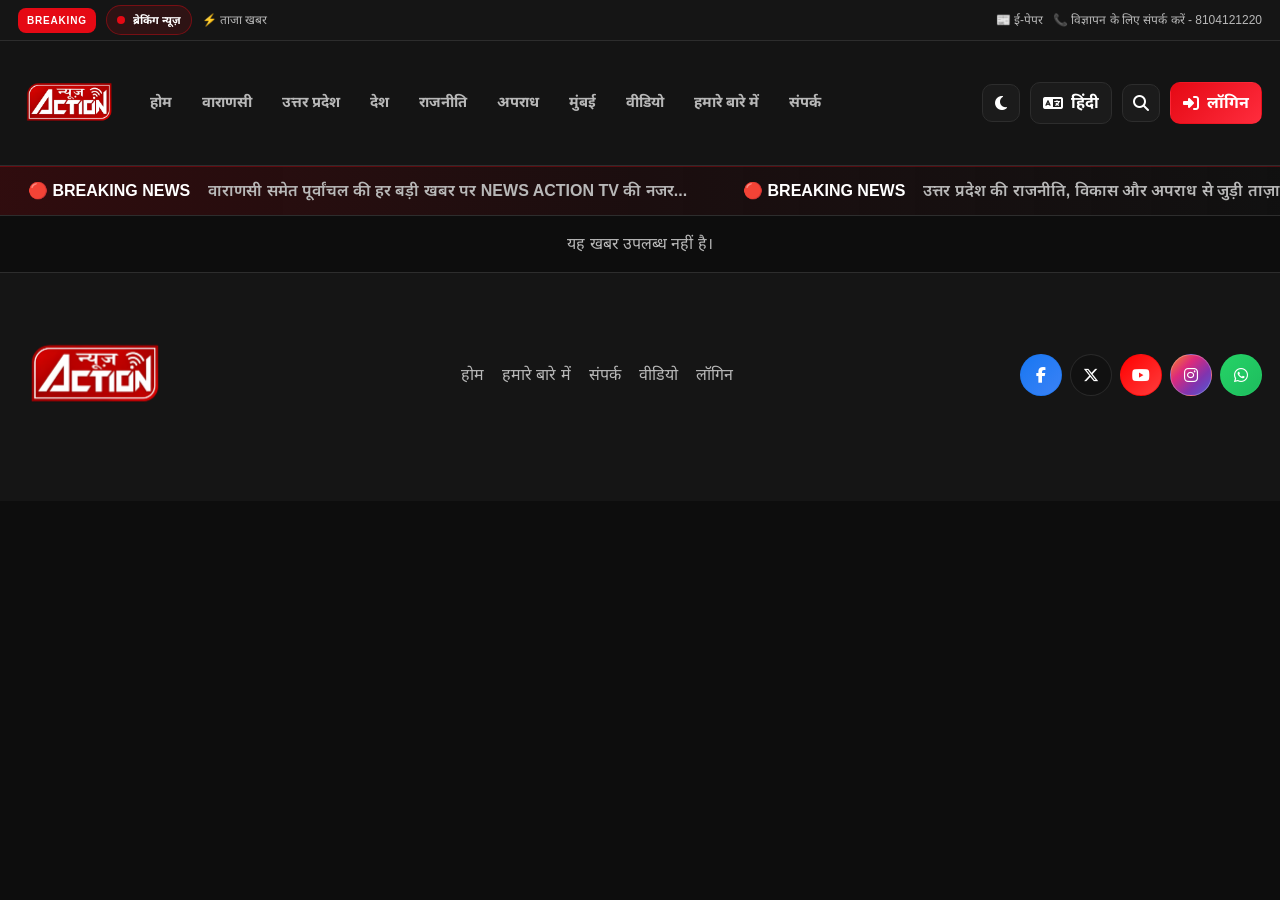
<file: article.html>
<!DOCTYPE html><html lang="hi"><head><meta charset="UTF-8" /><meta name="viewport" content="width=device-width, initial-scale=1.0" /><title>लेख | NEWS ACTION TV</title><link rel="preconnect" href="https://fonts.googleapis.com" /><link rel="preconnect" href="https://fonts.gstatic.com" crossorigin /><link href="https://fonts.googleapis.com/css2?family=Inter:wght@400;500;600;700;800;900&family=Noto+Sans+Devanagari:wght@400;500;700;800&display=swap" rel="stylesheet" /><link rel="stylesheet" href="https://cdnjs.cloudflare.com/ajax/libs/font-awesome/6.5.2/css/all.min.css" crossorigin="anonymous" referrerpolicy="no-referrer" /><style>
    :root {
      --bg: #0d0d0d;
      --bg-soft: #151515;
      --panel: #1b1b1b;
      --panel-2: #1f1f1f;
      --panel-3: #242424;
      --text: #ffffff;
      --text-strong: #ffffff;
      --muted: #b8b8b8;
      --muted-2: #8d8d8d;
      --border: #2d2d2d;
      --primary: #e50914;
      --primary-2: #ff2c3d;
      --accent: #ffb25b;
      --shadow: 0 18px 30px rgba(0,0,0,.28);
      --radius: 18px;
      --topbar-bg: #151515;
      --header-bg: rgba(21,21,21,0.96);
    }
    body.theme-light {
      --bg: #f5f6f8;
      --bg-soft: #eef1f4;
      --panel: #ffffff;
      --panel-2: #f8f9fb;
      --panel-3: #f8f9fb;
      --text: #171717;
      --text-strong: #171717;
      --muted: #555555;
      --muted-2: #777777;
      --border: #e5e7eb;
      --primary: #e50914;
      --primary-2: #ff2c3d;
      --accent: #ff9b1c;
      --shadow: 0 18px 30px rgba(17,17,17,0.08);
      --topbar-bg: #ffffff;
      --header-bg: rgba(255,255,255,0.96);
    }
    * { box-sizing: border-box; }
    html { scroll-behavior: smooth; }
    body {
      margin: 0; background: var(--bg); color: var(--text); font-family: "Segoe UI", Arial, "Noto Sans Devanagari", sans-serif;
      line-height: 1.5; overflow-x: hidden;
    }
    img { max-width: 100%; display: block; }
    a { color: inherit; text-decoration: none; }
    button, input, textarea, select { font: inherit; }
    .container { max-width: 1480px; margin: 0 auto; padding: 0 18px; }
    .top-strip { background: var(--topbar-bg); border-bottom: 1px solid var(--border); font-size: 12px; color: var(--muted); position: relative; z-index: 30; }
    .top-strip-inner { display: flex; align-items: center; justify-content: space-between; gap: 14px; min-height: 40px; overflow: hidden; max-width: 1480px; margin: 0 auto; padding: 0 18px; }
    .strip-left, .strip-right { display: flex; align-items: center; gap: 10px; white-space: nowrap; }
    .top-badge { background: var(--primary); color: #fff; font-weight: 800; font-size: 10px; padding: 5px 9px; border-radius: 8px; letter-spacing: 0.08em; text-transform: uppercase; }
    .status-pill { display: inline-flex; align-items: center; gap: 8px; background: rgba(229,9,20,0.12); border: 1px solid rgba(229,9,20,0.4); padding: 6px 10px; border-radius: 999px; color: var(--text); font-size: 11px; font-weight: 700; }
    .status-dot { width:8px; height:8px; border-radius:50%; background: var(--primary); animation: pulse 1.4s infinite; }
    .header { background: var(--header-bg); border-bottom: 1px solid var(--border); position: sticky; top: 0; z-index: 40; backdrop-filter: blur(12px); }
    .header-inner { display: flex; align-items: center; justify-content: space-between; gap: 18px; max-width: 1480px; margin: 0 auto; padding: 10px 18px; }
    .brand { display: flex; align-items: center; gap: 14px; min-width: 0; }
    .brand img { width: auto; height: 72px; object-fit: contain; }
    .brand-logo { height: 75px; width: auto; max-width: 220px; object-fit: contain; display: block; }
    .footer-brand { display: flex; align-items: center; }
    .footer-logo { height: 52px; }
    .nav { display: flex; align-items: center; justify-content: center; gap: 10px; flex-wrap: wrap; position: relative; z-index: 30; }
    .nav a, .side-list a { position: relative; z-index: 1; cursor: pointer; pointer-events: auto; }
    .nav a { display: inline-flex; align-items: center; padding: 8px 10px; border-radius: 10px; color: var(--muted); font-size: 0.92rem; font-weight: 700; border-bottom: 2px solid transparent; transition: all 0.3s ease; }
    .nav a:hover { color: var(--primary); background: rgba(229,9,20,0.08); transform: translateY(-1px); }
    .nav a.active { background: rgba(229,9,20,0.10); color: var(--primary); border-bottom-color: var(--primary); box-shadow: inset 0 0 0 1px rgba(229,9,20,0.18); }
    .header-tools { display: flex; align-items: center; gap: 10px; }
    .tool-btn { border: 1px solid var(--border); background: var(--panel); color: var(--text); border-radius: 10px; padding: 8px 12px; cursor: pointer; font-weight: 700; display: inline-flex; align-items: center; justify-content: center; gap: 8px; transition: transform 0.25s ease, box-shadow 0.25s ease, background 0.25s ease, border-color 0.25s ease; }
    .tool-btn:hover { transform: translateY(-1px) scale(1.02); box-shadow: 0 8px 18px rgba(229,9,20,0.12); }
    .tool-btn.primary { background: linear-gradient(135deg, var(--primary), var(--primary-2)); border-color: transparent; color: #fff; }
    .tool-btn.icon-only { width: 38px; height: 38px; padding: 0; }
    .theme-toggle, .lang-toggle { display: inline-flex; align-items: center; gap: 8px; }
    .mobile-toggle { display: none; }
    .socials { display: inline-flex; align-items: center; gap: 8px; }
    .socials a { width: 34px; height: 34px; display: grid; place-items: center; border-radius: 50%; border: 1px solid var(--border); background: var(--panel); color: var(--text); transition: transform 0.3s ease, box-shadow 0.3s ease, filter 0.3s ease; }
    .socials a:hover { transform: translateY(-3px) scale(1.08); box-shadow: 0 12px 22px rgba(0,0,0,0.25); }
    .socials a.facebook { background: linear-gradient(135deg, #1877f2, #3b82f6); border-color: rgba(24,119,242,0.5); color: #fff; }
    .socials a.youtube { background: linear-gradient(135deg, #ff0000, #ff3d3d); border-color: rgba(255,0,0,0.5); color: #fff; }
    .socials a.instagram { background: linear-gradient(135deg, #f58529, #dd2a7b, #8134af, #515bd4); border-color: rgba(255,255,255,0.25); color: #fff; }
    .socials a.whatsapp { background: linear-gradient(135deg, #25d366, #1ebc5e); border-color: rgba(37,211,102,0.5); color: #fff; }
    .socials a.x-link { background: linear-gradient(135deg, #111111, #3a3a3a); border-color: rgba(255,255,255,0.1); color: #fff; }
    body.theme-light .socials a.x-link { background: #111111; color: #ffffff; }
    .ticker { background: linear-gradient(90deg, rgba(229,9,20,0.16), rgba(255,30,45,0.06), rgba(17,17,17,0.9)); border-top: 1px solid rgba(229,9,20,0.3); border-bottom: 1px solid var(--border); overflow: hidden; white-space: nowrap; }
    .ticker-inner { display: inline-block; min-width: 100%; padding: 12px 0; animation: tickerScroll 26s linear infinite; }
    .ticker-item { display: inline-flex; align-items: center; gap: 18px; padding: 0 28px; font-weight: 800; }
    .ticker-item span:last-child { color: var(--muted); font-weight: 600; }
    @keyframes tickerScroll { 0% { transform: translateX(0); } 100% { transform: translateX(-50%); } }
    @keyframes pulse { 0% { transform: scale(1); opacity: 1; } 50% { transform: scale(1.2); opacity: .8; } 100% { transform: scale(1); opacity: 1; } }
    main { padding: 26px 0 42px; }
    .page-grid { display: grid; grid-template-columns: 230px minmax(0, 1fr) 300px; gap: 22px; }
    .panel { background: var(--panel); border: 1px solid var(--border); border-radius: var(--radius); box-shadow: var(--shadow); }
    .sidebar-group { padding: 18px 16px; }
    .left-column, .right-column { position: sticky; top: 118px; align-self: start; height: fit-content; }
    .side-title { margin: 0 0 14px; font-size: 0.9rem; letter-spacing: .08em; text-transform: uppercase; color: var(--muted); }
    .side-list { list-style: none; padding: 0; margin: 0; display: grid; gap: 10px; }
    .side-list a { display: flex; justify-content: space-between; align-items: center; padding: 11px 12px; border: 1px solid var(--border); border-radius: 12px; background: rgba(255,255,255,0.02); color: var(--muted); transition: transform 0.3s ease, background 0.3s ease, border-color 0.3s ease, box-shadow 0.3s ease; }
    .side-list a:hover, .side-list a.active { background: rgba(229,9,20,0.12); color: var(--primary); border-color: rgba(229,9,20,0.45); box-shadow: inset 0 0 0 1px rgba(229,9,20,0.25); transform: translateX(2px); }
    .main-column { display: grid; gap: 24px; }
    .hero { overflow: hidden; }
    .hero-media { position: relative; }
    .hero-media img { width: 100%; height: 420px; object-fit: cover; }
    .hero-overlay { position: absolute; inset: 0; background: linear-gradient(180deg, rgba(0,0,0,0.18), rgba(0,0,0,0.72)); }
    .hero-copy { position: absolute; left: 24px; right: 24px; bottom: 22px; }
    .hero-tag { display: inline-block; background: var(--primary); color: white; padding: 7px 12px; border-radius: 999px; font-size: 11px; font-weight: 800; letter-spacing: .08em; text-transform: uppercase; margin-bottom: 12px; }
    .hero-copy h1 { margin: 0 0 10px; font-size: clamp(2rem, 3vw, 3.1rem); line-height: 1.08; }
    .hero-copy p { margin: 0; max-width: 700px; color: var(--muted); }
    .section-head { display: flex; justify-content: space-between; align-items: center; margin-bottom: 15px; }
    .section-head h2 { margin: 0; font-size: 1.3rem; }
    .section-head a { color: var(--primary); font-weight: 800; font-size: 0.8rem; }
    .story-grid { display: grid; grid-template-columns: repeat(3, minmax(0, 1fr)); gap: 18px; }
    .story-card { background: var(--panel); border: 1px solid var(--border); border-radius: var(--radius); overflow: hidden; transition: transform 0.3s ease, box-shadow 0.3s ease; }
    .story-card:hover { transform: translateY(-4px); box-shadow: 0 18px 28px rgba(0,0,0,0.18); }
    .story-card img { height: 180px; width: 100%; object-fit: cover; display: block; transition: transform 0.3s ease; }
    .story-card:hover img { transform: scale(1.05); }
    .story-card .body { padding: 14px; }
    .story-card h3 { margin: 0 0 8px; font-size: 1.04rem; line-height: 1.4; }
    .story-card p { margin: 0; color: var(--muted); font-size: 0.9rem; }
    .meta { display: flex; justify-content: space-between; align-items: center; gap: 8px; margin-top: 10px; font-size: 0.75rem; color: var(--muted-2); text-transform: uppercase; letter-spacing: 0.04em; }
    .list-stack { display: grid; gap: 16px; }
    .mini-story { display: grid; grid-template-columns: 116px 1fr; gap: 12px; background: rgba(255,255,255,0.02); border: 1px solid var(--border); border-radius: 14px; padding: 10px; transition: transform 0.3s ease, box-shadow 0.3s ease; }
    .mini-story:hover { transform: translateY(-3px); box-shadow: 0 12px 22px rgba(0,0,0,0.14); }
    .mini-story img { height: 92px; object-fit: cover; border-radius: 10px; width: 100%; display: block; transition: transform 0.3s ease; }
    .mini-story:hover img { transform: scale(1.05); }
    .mini-story h4 { margin: 0 0 4px; font-size: 0.95rem; }
    .mini-story p { margin: 0; color: var(--muted); font-size: 0.8rem; }
    .box, .live-box { padding: 18px 16px; }
    .live-line { display: flex; justify-content: space-between; align-items: center; margin-bottom: 12px; }
    .live-line h3 { margin: 0; }
    .update-list { list-style: none; margin: 0; padding: 0; display: grid; gap: 12px; }
    .update-list li { display: flex; gap: 10px; align-items: flex-start; padding: 10px 0; border-bottom: 1px solid var(--border); }
    .update-list li:last-child { border-bottom: 0; }
    .bullet { width: 10px; height: 10px; border-radius: 50%; background: var(--primary); margin-top: 7px; }
    .update-list strong { display: block; margin-bottom: 5px; font-size: 0.9rem; }
    .update-list span { color: var(--muted); font-size: 0.78rem; }
    .ad-box { min-height: 230px; display: grid; place-items: center; text-align: center; background: linear-gradient(135deg, rgba(229,9,20,0.38), rgba(255,174,66,0.18)); border: 1px solid rgba(229,9,20,0.35); border-radius: var(--radius); font-weight: 900; text-transform: uppercase; letter-spacing: 0.08em; }
    .ad-box small { display: block; margin-top: 8px; font-size: 0.7rem; letter-spacing: 0.12em; color: var(--muted); }
    .video-grid { display: grid; grid-template-columns: repeat(3, minmax(0,1fr)); gap: 18px; }
    .video-card { background: var(--panel); border: 1px solid var(--border); border-radius: 18px; overflow: hidden; }
    .video-thumb { position: relative; }
    .video-thumb img { width:100%; height:220px; object-fit:cover; }
    .play-badge { position:absolute; inset:0; display:grid; place-items:center; }
    .play-badge span { width:64px; height:64px; display:grid; place-items:center; border-radius:50%; background: rgba(229,9,20,0.9); font-size:1.2rem; }
    .video-details { padding: 14px; }
    .video-details h3 { margin:0 0 6px; font-size:1.04rem; }
    .video-details p { margin:0 0 12px; color: var(--muted); font-size:0.8rem; }
    .video-link { display:inline-block; color: #fff; background: linear-gradient(135deg, var(--primary), var(--primary-2)); padding: 9px 12px; border-radius: 10px; font-size:0.8rem; font-weight:800; }
    .article-shell { display: grid; gap: 22px; }
    .article-hero img { width:100%; height: 360px; object-fit: cover; border-radius: 18px; }
    .article-body { background: var(--panel); border: 1px solid var(--border); border-radius: 18px; padding: 24px; }
    .article-body h1 { margin:0 0 12px; font-size: clamp(2rem, 3vw, 3rem); line-height: 1.15; }
    .article-body p { margin:0 0 16px; color: var(--text); font-size: 1.02rem; }
    .contact-grid { display:grid; grid-template-columns: 1.1fr 0.9fr; gap: 20px; }
    .card-pad { padding: 22px; }
    .field { display: grid; gap: 8px; margin-bottom: 14px; }
    .field input, .field textarea, .field select { width:100%; padding: 12px 14px; border-radius: 12px; border:1px solid var(--border); background: rgba(255,255,255,0.03); color: var(--text); }
    .submit-btn { border:none; background: linear-gradient(135deg, var(--primary), var(--primary-2)); color:#fff; font-weight:800; padding: 12px 18px; border-radius: 12px; cursor: pointer; }
    .top-meta { display:flex; align-items:center; gap:8px; color:var(--muted); font-size:0.82rem; }
    .icon-list { display:grid; gap:10px; list-style:none; margin: 0; padding:0; }
    .icon-list li { display:flex; align-items:center; gap:10px; color: var(--muted); }
    footer { background: var(--header-bg); border-top: 1px solid var(--border); padding: 24px 0 48px; }
    .footer-inner { display:flex; justify-content:space-between; align-items:center; flex-wrap:wrap; gap:20px; }
    .footer-links { display:flex; gap:18px; flex-wrap:wrap; color: var(--muted); }
    .muted { color: var(--muted); }
    .page-shell { padding: 28px 0 40px; }
    .admin-layout { display:grid; grid-template-columns: 260px minmax(0,1fr); gap: 20px; }
    .admin-sidebar { padding: 20px 18px; }
    .nav-stack { display:grid; gap:10px; }
    .nav-stack a { display:flex; align-items:center; gap:10px; padding:10px 12px; border-radius: 12px; border:1px solid var(--border); color: var(--muted); background: rgba(255,255,255,0.02); }
    .nav-stack a.main { background: rgba(229,9,20,0.12); border-color: rgba(229,9,20,0.4); color: var(--text); }
    .admin-main { display:grid; gap:20px; }
    .stats-grid { display:grid; grid-template-columns: repeat(4, minmax(0,1fr)); gap:16px; }
    .stat-card { padding:20px; }
    .stat-card h3 { margin:0; font-size: 2rem; }
    .stat-card p { margin:8px 0 0; color: var(--muted); }
    .dashboard-grid { display:grid; grid-template-columns: 1.2fr 0.8fr; gap:18px; }
    .template-list { list-style:none; margin:0; padding:0; display:grid; gap:12px; }
    .template-list li { border:1px solid var(--border); border-radius: 12px; padding: 12px 14px; color: var(--muted); }
    .login-wrap { display:grid; place-items:center; min-height:70vh; padding: 40px 18px; }
    .login-box { width: min(460px, 100%); padding: 28px; border-radius: 20px; background: var(--panel); border:1px solid var(--border); box-shadow: var(--shadow); }
    .login-box h1 { margin:0 0 16px; }
    @media (max-width:1180px) {
      .page-grid { grid-template-columns: 210px minmax(0,1fr) 280px; }
      .story-grid, .video-grid { grid-template-columns: repeat(2, minmax(0,1fr)); }
      .stats-grid { grid-template-columns: repeat(2, minmax(0,1fr)); }
    }
    @media (max-width: 980px) {
      .brand-logo { height: 50px; }
      .nav { display:none; }
      .nav.open { display:flex; position: absolute; top: 100%; left: 18px; right: 18px; background: var(--panel); border: 1px solid var(--border); border-radius: 14px; padding: 10px; flex-direction: column; align-items: stretch; box-shadow: var(--shadow); }
      .header-inner { position: relative; }
      .mobile-toggle { display: inline-flex; }
      .left-column, .right-column { position: static; }
      .page-grid { grid-template-columns: 1fr; }
      .story-grid, .video-grid, .contact-grid, .dashboard-grid, .stats-grid { grid-template-columns: 1fr; }
      .brand img { width: auto; height: 52px; }
      .header-tools { margin-left: auto; }
    }
    @media (max-width: 640px) {
      .top-strip-inner { flex-wrap: wrap; justify-content: center; padding-top: 8px; padding-bottom: 8px; }
      .strip-right, .strip-left { white-space: normal; flex-wrap: wrap; justify-content: center; }
      .hero-media img { height: 300px; }
      .hero-copy { left: 16px; right:16px; bottom:16px; }
      .mini-story { grid-template-columns: 1fr; }
    }
</style><link rel="stylesheet" href="assets/css/theme-overrides.css" /></head><body data-category="all"><div class="top-strip"><div class="top-strip-inner"><div class="strip-left"><span class="top-badge">Breaking</span><span class="status-pill"><span class="status-dot"></span><span>ब्रेकिंग न्यूज़</span></span><span>⚡ ताजा खबर</span></div><div class="strip-right"><span>📰 ई-पेपर</span><span>📞 विज्ञापन के लिए संपर्क करें - 8104121220</span></div></div></div><header class="header"><div class="header-inner"><div class="brand"><img src="assets/images/logo.jpeg" alt="NEWS ACTION TV" class="brand-logo" /></div><nav class="nav" id="mainNav"><a href="index.html"><span class="i18n" data-hi="होम" data-en="Home">होम</span></a>
<a href="varanasi.html"><span class="i18n" data-hi="वाराणसी" data-en="Varanasi">वाराणसी</span></a>
<a href="uttar-pradesh.html"><span class="i18n" data-hi="उत्तर प्रदेश" data-en="Uttar Pradesh">उत्तर प्रदेश</span></a>
<a href="desh.html"><span class="i18n" data-hi="देश" data-en="Desh">देश</span></a>
<a href="rajneeti.html"><span class="i18n" data-hi="राजनीति" data-en="Rajneeti">राजनीति</span></a>
<a href="apradh.html"><span class="i18n" data-hi="अपराध" data-en="Apradh">अपराध</span></a>
<a href="mumbai.html"><span class="i18n" data-hi="मुंबई" data-en="Mumbai">मुंबई</span></a>
<a href="video.html"><span class="i18n" data-hi="वीडियो" data-en="Video">वीडियो</span></a>
<a href="about.html"><span class="i18n" data-hi="हमारे बारे में" data-en="About">हमारे बारे में</span></a>
<a href="contact.html"><span class="i18n" data-hi="संपर्क" data-en="Contact">संपर्क</span></a></nav><div class="header-tools"><button class="tool-btn icon-only theme-toggle" data-theme-toggle aria-label="Toggle theme"><i class="fa-solid fa-moon"></i></button><button class="tool-btn lang-toggle" data-lang-toggle aria-label="Toggle language"><i class="fa-solid fa-language"></i> <span data-lang-label>हिंदी</span></button><button class="tool-btn icon-only" aria-label="Search"><i class="fa-solid fa-magnifying-glass"></i></button><a href="login.html" class="tool-btn primary"><i class="fa-solid fa-right-to-bracket"></i> <span class="i18n" data-hi="लॉगिन" data-en="Login">लॉगिन</span></a><button class="tool-btn icon-only mobile-toggle" id="mobileToggle" aria-label="Toggle menu"><i class="fa-solid fa-bars"></i></button></div></div></header><div class="ticker"><div class="ticker-inner"><div class="ticker-item"><span class="text-red">&#x1F534; BREAKING NEWS</span><span>वाराणसी समेत पूर्वांचल की हर बड़ी खबर पर NEWS ACTION TV की नजर...</span></div><div class="ticker-item"><span class="text-red">&#x1F534; BREAKING NEWS</span><span>उत्तर प्रदेश की राजनीति, विकास और अपराध से जुड़ी ताज़ा खबरें आपके लिए...</span></div><div class="ticker-item"><span class="text-red">&#x1F534; BREAKING NEWS</span><span>देश-दुनिया की सबसे तेज़ खबरें, अपडेट्स और विश्लेषण...</span></div><div class="ticker-item"><span class="text-red">&#x1F534; BREAKING NEWS</span><span>वाराणसी समेत पूर्वांचल की हर बड़ी खबर पर NEWS ACTION TV की नजर...</span></div></div></div>
    <main class="container article-shell"><section class="container article-shell" data-article-detail hidden aria-live="polite"></section>
      <article class="panel article-body">
        <div class="top-meta"><span class="i18n" data-hi="विशेष लेख" data-en="Feature Article">विशेष लेख</span><span>•</span><span class="i18n" data-hi="वाराणसी" data-en="Varanasi">वाराणसी</span></div>
        <div class="article-hero"><img src="https://images.unsplash.com/photo-1740444521580-86521eddf14a?auto=format&fit=crop&w=1200&q=80" alt="??? ?????? ?????" loading="lazy" onerror="this.onerror=null;this.src='assets/images/news/default-news.jpg';" /></div>
        <h1 class="i18n" data-hi="वाराणसी में विकास, सुरक्षा और सामाजिक बदलाव पर विशेष रिपोर्ट" data-en="Special report on development, safety and social change in Varanasi">वाराणसी में विकास, सुरक्षा और सामाजिक बदलाव पर विशेष रिपोर्ट</h1>
        <p class="i18n" data-hi="वाराणसी के शहरी और ग्रामीण क्षेत्रों में विकास की गति लगातार तेज़ हुई है, लेकिन साथ ही सामाजिक और प्रशासनिक चुनौतियाँ भी सामने आ रही हैं।" data-en="Development is accelerating in Varanasi's urban and rural areas, but social and administrative challenges are also emerging.">वाराणसी के शहरी और ग्रामीण क्षेत्रों में विकास की गति लगातार तेज़ हुई है, लेकिन साथ ही सामाजिक और प्रशासनिक चुनौतियाँ भी सामने आ रही हैं।</p>
        <p class="i18n" data-hi="शहर की जीवनशैली, यातायात व्यवस्था, पर्यावरण, धर्मस्थलों की सुरक्षा और रोजगार की संभावनाएँ अब मीडिया चर्चा का मुख्य केन्द्र बन रही हैं।" data-en="City life, traffic management, environment, security of pilgrimage sites and employment opportunities are now central to media discourse.">शहर की जीवनशैली, यातायात व्यवस्था, पर्यावरण, धर्मस्थलों की सुरक्षा और रोजगार की संभावनाएँ अब मीडिया चर्चा का मुख्य केन्द्र बन रही हैं।</p>
        <p class="i18n" data-hi="प्रदेश सरकार की नई योजनाओं और नगरीय विकास परियोजनाओं की शुरुआत के बाद स्थानीय जनता ने अपेक्षाएँ बढ़ा दी हैं।" data-en="After the launch of new state schemes and urban development projects, local citizens have raised their expectations.">प्रदेश सरकार की नई योजनाओं और नगरीय विकास परियोजनाओं की शुरुआत के बाद स्थानीय जनता ने अपेक्षाएँ बढ़ा दी हैं।</p>
      </article>
      <aside>
        <div class="panel box"><h3 class="side-title i18n" data-hi="ताज़ा खबर" data-en="Latest News">ताज़ा खबर</h3><ul class="template-list"><li><strong class="i18n" data-hi="उपचुनाव पर सियासी समीकरण" data-en="Political equations on by-election">उपचुनाव पर सियासी समीकरण</strong></li><li><strong class="i18n" data-hi="सड़क और जल प्रबंधन पर चर्चा" data-en="Road and water management discussion">सड़क और जल प्रबंधन पर चर्चा</strong></li><li><strong class="i18n" data-hi="सुरक्षा व सार्वजनिक व्यवस्था" data-en="Security and public arrangements">सुरक्षा व सार्वजनिक व्यवस्था</strong></li></ul></div>
      </aside>
    </main>
<footer><div class="container footer-inner"><div class="footer-brand"><img src="assets/images/logo.jpeg" alt="NEWS ACTION TV" class="brand-logo footer-logo" /></div><div class="footer-links"><a href="index.html" class="i18n" data-hi="होम" data-en="Home">होम</a><a href="about.html" class="i18n" data-hi="हमारे बारे में" data-en="About">हमारे बारे में</a><a href="contact.html" class="i18n" data-hi="संपर्क" data-en="Contact">संपर्क</a><a href="video.html" class="i18n" data-hi="वीडियो" data-en="Video">वीडियो</a><a href="login.html" class="i18n" data-hi="लॉगिन" data-en="Login">लॉगिन</a></div><div class="socials"><a href="https://www.facebook.com/share/1DkvCJDCFk/" target="_blank" rel="noopener noreferrer" aria-label="Facebook" class="facebook"><i class="fa-brands fa-facebook-f"></i></a><a href="https://x.com/newsactiontv" target="_blank" rel="noopener noreferrer" aria-label="X" class="x-link"><i class="fa-brands fa-x-twitter"></i></a><a href="https://youtube.com/@newsactiontv6323?si=QFgnQDTZoaAnHGNd" target="_blank" rel="noopener noreferrer" aria-label="YouTube" class="youtube"><i class="fa-brands fa-youtube"></i></a><a href="https://www.instagram.com/shrmaa_d?stkn=MXhnb2pydTF2d295aQ==" target="_blank" rel="noopener noreferrer" aria-label="Instagram" class="instagram"><i class="fa-brands fa-instagram"></i></a><a href="https://wa.me/918104121220" target="_blank" rel="noopener noreferrer" aria-label="WhatsApp" class="whatsapp"><i class="fa-brands fa-whatsapp"></i></a></div></div></footer><script>(() => { const body = document.body; const themeToggle = document.querySelector('[data-theme-toggle]'); const langToggle = document.querySelector('[data-lang-toggle]'); const menuToggle = document.getElementById('mobileToggle'); const nav = document.getElementById('mainNav'); const savedTheme = localStorage.getItem('newsActionTheme') || 'dark'; const savedLang = localStorage.getItem('newsActionLang') || 'hi'; function setTheme(theme) { const isLight = theme === 'light'; body.classList.toggle('theme-light', isLight); localStorage.setItem('newsActionTheme', theme); if (themeToggle) themeToggle.innerHTML = isLight ? '<i class="fa-solid fa-sun"></i>' : '<i class="fa-solid fa-moon"></i>'; } function applyLang(lang) { document.querySelectorAll('.i18n').forEach((el) => { const next = lang === 'en' ? el.dataset.en : el.dataset.hi; if (next) el.textContent = next; }); const langLabel = document.querySelector('[data-lang-label]'); if (langLabel) langLabel.textContent = lang === 'en' ? 'English' : 'हिंदी'; document.documentElement.lang = lang === 'en' ? 'en' : 'hi'; localStorage.setItem('newsActionLang', lang); } setTheme(savedTheme); applyLang(savedLang); if (themeToggle) themeToggle.addEventListener('click', () => setTheme(body.classList.contains('theme-light') ? 'dark' : 'light')); if (langToggle) langToggle.addEventListener('click', () => applyLang(document.documentElement.lang === 'en' ? 'hi' : 'en')); if (menuToggle && nav) menuToggle.addEventListener('click', () => nav.classList.toggle('open')); })();</script><script type="module" src="assets/js/news.js"></script></body></html>
<script>
document.addEventListener('DOMContentLoaded', function () {
  const current = (location.pathname.split('/').pop() || 'index.html');
  document.querySelectorAll('.nav a, .side-list a').forEach((link) => {
    const href = (link.getAttribute('href') || '').split('/').pop();
    if (href === current) {
      link.classList.add('active');
    }
    link.style.pointerEvents = 'auto';
    link.style.cursor = 'pointer';
  });
});
</script>
</file>
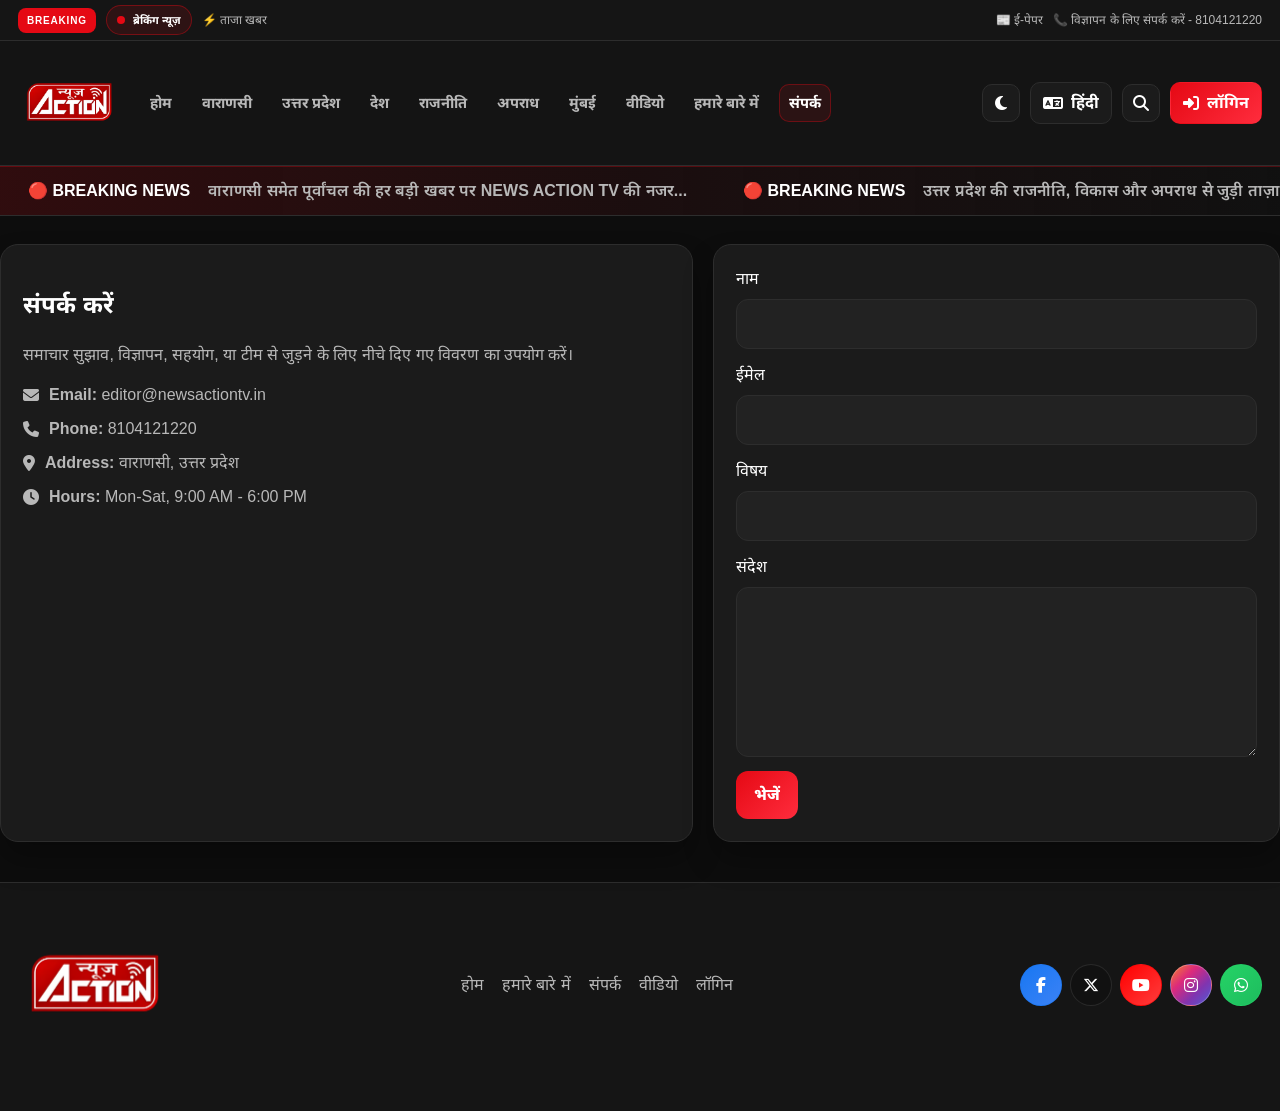
<file: contact.html>
<!DOCTYPE html><html lang="hi"><head><meta charset="UTF-8" /><meta name="viewport" content="width=device-width, initial-scale=1.0" /><title>संपर्क | NEWS ACTION TV</title><link rel="preconnect" href="https://fonts.googleapis.com" /><link rel="preconnect" href="https://fonts.gstatic.com" crossorigin /><link href="https://fonts.googleapis.com/css2?family=Inter:wght@400;500;600;700;800;900&family=Noto+Sans+Devanagari:wght@400;500;700;800&display=swap" rel="stylesheet" /><link rel="stylesheet" href="https://cdnjs.cloudflare.com/ajax/libs/font-awesome/6.5.2/css/all.min.css" crossorigin="anonymous" referrerpolicy="no-referrer" /><style>
    :root {
      --bg: #0d0d0d;
      --bg-soft: #151515;
      --panel: #1b1b1b;
      --panel-2: #1f1f1f;
      --panel-3: #242424;
      --text: #ffffff;
      --text-strong: #ffffff;
      --muted: #b8b8b8;
      --muted-2: #8d8d8d;
      --border: #2d2d2d;
      --primary: #e50914;
      --primary-2: #ff2c3d;
      --accent: #ffb25b;
      --shadow: 0 18px 30px rgba(0,0,0,.28);
      --radius: 18px;
      --topbar-bg: #151515;
      --header-bg: rgba(21,21,21,0.96);
    }
    body.theme-light {
      --bg: #f5f6f8;
      --bg-soft: #eef1f4;
      --panel: #ffffff;
      --panel-2: #f8f9fb;
      --panel-3: #f8f9fb;
      --text: #171717;
      --text-strong: #171717;
      --muted: #555555;
      --muted-2: #777777;
      --border: #e5e7eb;
      --primary: #e50914;
      --primary-2: #ff2c3d;
      --accent: #ff9b1c;
      --shadow: 0 18px 30px rgba(17,17,17,0.08);
      --topbar-bg: #ffffff;
      --header-bg: rgba(255,255,255,0.96);
    }
    * { box-sizing: border-box; }
    html { scroll-behavior: smooth; }
    body {
      margin: 0; background: var(--bg); color: var(--text); font-family: "Segoe UI", Arial, "Noto Sans Devanagari", sans-serif;
      line-height: 1.5; overflow-x: hidden;
    }
    img { max-width: 100%; display: block; }
    a { color: inherit; text-decoration: none; }
    button, input, textarea, select { font: inherit; }
    .container { max-width: 1480px; margin: 0 auto; padding: 0 18px; }
    .top-strip { background: var(--topbar-bg); border-bottom: 1px solid var(--border); font-size: 12px; color: var(--muted); position: relative; z-index: 30; }
    .top-strip-inner { display: flex; align-items: center; justify-content: space-between; gap: 14px; min-height: 40px; overflow: hidden; max-width: 1480px; margin: 0 auto; padding: 0 18px; }
    .strip-left, .strip-right { display: flex; align-items: center; gap: 10px; white-space: nowrap; }
    .top-badge { background: var(--primary); color: #fff; font-weight: 800; font-size: 10px; padding: 5px 9px; border-radius: 8px; letter-spacing: 0.08em; text-transform: uppercase; }
    .status-pill { display: inline-flex; align-items: center; gap: 8px; background: rgba(229,9,20,0.12); border: 1px solid rgba(229,9,20,0.4); padding: 6px 10px; border-radius: 999px; color: var(--text); font-size: 11px; font-weight: 700; }
    .status-dot { width:8px; height:8px; border-radius:50%; background: var(--primary); animation: pulse 1.4s infinite; }
    .header { background: var(--header-bg); border-bottom: 1px solid var(--border); position: sticky; top: 0; z-index: 40; backdrop-filter: blur(12px); }
    .header-inner { display: flex; align-items: center; justify-content: space-between; gap: 18px; max-width: 1480px; margin: 0 auto; padding: 10px 18px; }
    .brand { display: flex; align-items: center; gap: 14px; min-width: 0; }
    .brand img { width: auto; height: 72px; object-fit: contain; }
    .brand-logo { height: 75px; width: auto; max-width: 220px; object-fit: contain; display: block; }
    .footer-brand { display: flex; align-items: center; }
    .footer-logo { height: 52px; }
    .nav { display: flex; align-items: center; justify-content: center; gap: 10px; flex-wrap: wrap; }
    .nav a { padding: 8px 10px; border-radius: 10px; color: var(--muted); font-size: 0.92rem; font-weight: 700; transition: all 0.2s ease; }
    .nav a:hover, .nav a.active { color: var(--text); }
    .nav a:hover, .nav a.active { background: rgba(229,9,20,0.11); color: var(--text); box-shadow: inset 0 0 0 1px rgba(229,9,20,0.35); }
    .header-tools { display: flex; align-items: center; gap: 10px; }
    .tool-btn { border: 1px solid var(--border); background: var(--panel); color: var(--text); border-radius: 10px; padding: 8px 12px; cursor: pointer; font-weight: 700; display: inline-flex; align-items: center; justify-content: center; gap: 8px; transition: transform 0.25s ease, box-shadow 0.25s ease, background 0.25s ease, border-color 0.25s ease; }
    .tool-btn:hover { transform: translateY(-1px) scale(1.02); box-shadow: 0 8px 18px rgba(229,9,20,0.12); }
    .tool-btn.primary { background: linear-gradient(135deg, var(--primary), var(--primary-2)); border-color: transparent; color: #fff; }
    .tool-btn.icon-only { width: 38px; height: 38px; padding: 0; }
    .theme-toggle, .lang-toggle { display: inline-flex; align-items: center; gap: 8px; }
    .mobile-toggle { display: none; }
    .socials { display: inline-flex; align-items: center; gap: 8px; }
    .socials a { width: 34px; height: 34px; display: grid; place-items: center; border-radius: 50%; border: 1px solid var(--border); background: var(--panel); color: var(--text); transition: transform 0.3s ease, box-shadow 0.3s ease, filter 0.3s ease; }
    .socials a:hover { transform: translateY(-3px) scale(1.08); box-shadow: 0 12px 22px rgba(0,0,0,0.25); }
    .socials a.facebook { background: linear-gradient(135deg, #1877f2, #3b82f6); border-color: rgba(24,119,242,0.5); color: #fff; }
    .socials a.youtube { background: linear-gradient(135deg, #ff0000, #ff3d3d); border-color: rgba(255,0,0,0.5); color: #fff; }
    .socials a.instagram { background: linear-gradient(135deg, #f58529, #dd2a7b, #8134af, #515bd4); border-color: rgba(255,255,255,0.25); color: #fff; }
    .socials a.whatsapp { background: linear-gradient(135deg, #25d366, #1ebc5e); border-color: rgba(37,211,102,0.5); color: #fff; }
    .socials a.x-link { background: linear-gradient(135deg, #111111, #3a3a3a); border-color: rgba(255,255,255,0.1); color: #fff; }
    body.theme-light .socials a.x-link { background: #111111; color: #ffffff; }
    .ticker { background: linear-gradient(90deg, rgba(229,9,20,0.16), rgba(255,30,45,0.06), rgba(17,17,17,0.9)); border-top: 1px solid rgba(229,9,20,0.3); border-bottom: 1px solid var(--border); overflow: hidden; white-space: nowrap; }
    .ticker-inner { display: inline-block; min-width: 100%; padding: 12px 0; animation: tickerScroll 26s linear infinite; }
    .ticker-item { display: inline-flex; align-items: center; gap: 18px; padding: 0 28px; font-weight: 800; }
    .ticker-item span:last-child { color: var(--muted); font-weight: 600; }
    @keyframes tickerScroll { 0% { transform: translateX(0); } 100% { transform: translateX(-50%); } }
    @keyframes pulse { 0% { transform: scale(1); opacity: 1; } 50% { transform: scale(1.2); opacity: .8; } 100% { transform: scale(1); opacity: 1; } }
    main { padding: 26px 0 42px; }
    .page-grid { display: grid; grid-template-columns: 230px minmax(0, 1fr) 300px; gap: 22px; }
    .panel { background: var(--panel); border: 1px solid var(--border); border-radius: var(--radius); box-shadow: var(--shadow); }
    .sidebar-group { padding: 18px 16px; }
    .left-column, .right-column { position: sticky; top: 118px; align-self: start; height: fit-content; }
    .side-title { margin: 0 0 14px; font-size: 0.9rem; letter-spacing: .08em; text-transform: uppercase; color: var(--muted); }
    .side-list { list-style: none; padding: 0; margin: 0; display: grid; gap: 10px; }
    .side-list a { display: flex; justify-content: space-between; align-items: center; padding: 11px 12px; border: 1px solid var(--border); border-radius: 12px; background: rgba(255,255,255,0.02); color: var(--muted); transition: transform 0.3s ease, background 0.3s ease, border-color 0.3s ease, box-shadow 0.3s ease; }
    .side-list a:hover, .side-list a.active { background: rgba(229,9,20,0.12); color: var(--text); border-color: rgba(229,9,20,0.45); box-shadow: inset 0 0 0 1px rgba(229,9,20,0.25); transform: translateX(2px); }
    .main-column { display: grid; gap: 24px; }
    .hero { overflow: hidden; }
    .hero-media { position: relative; }
    .hero-media img { width: 100%; height: 420px; object-fit: cover; }
    .hero-overlay { position: absolute; inset: 0; background: linear-gradient(180deg, rgba(0,0,0,0.18), rgba(0,0,0,0.72)); }
    .hero-copy { position: absolute; left: 24px; right: 24px; bottom: 22px; }
    .hero-tag { display: inline-block; background: var(--primary); color: white; padding: 7px 12px; border-radius: 999px; font-size: 11px; font-weight: 800; letter-spacing: .08em; text-transform: uppercase; margin-bottom: 12px; }
    .hero-copy h1 { margin: 0 0 10px; font-size: clamp(2rem, 3vw, 3.1rem); line-height: 1.08; }
    .hero-copy p { margin: 0; max-width: 700px; color: var(--muted); }
    .section-head { display: flex; justify-content: space-between; align-items: center; margin-bottom: 15px; }
    .section-head h2 { margin: 0; font-size: 1.3rem; }
    .section-head a { color: var(--primary); font-weight: 800; font-size: 0.8rem; }
    .story-grid { display: grid; grid-template-columns: repeat(3, minmax(0, 1fr)); gap: 18px; }
    .story-card { background: var(--panel); border: 1px solid var(--border); border-radius: var(--radius); overflow: hidden; transition: transform 0.3s ease, box-shadow 0.3s ease; }
    .story-card:hover { transform: translateY(-4px); box-shadow: 0 18px 28px rgba(0,0,0,0.18); }
    .story-card img { height: 180px; width: 100%; object-fit: cover; display: block; transition: transform 0.3s ease; }
    .story-card:hover img { transform: scale(1.05); }
    .story-card .body { padding: 14px; }
    .story-card h3 { margin: 0 0 8px; font-size: 1.04rem; line-height: 1.4; }
    .story-card p { margin: 0; color: var(--muted); font-size: 0.9rem; }
    .meta { display: flex; justify-content: space-between; align-items: center; gap: 8px; margin-top: 10px; font-size: 0.75rem; color: var(--muted-2); text-transform: uppercase; letter-spacing: 0.04em; }
    .list-stack { display: grid; gap: 16px; }
    .mini-story { display: grid; grid-template-columns: 116px 1fr; gap: 12px; background: rgba(255,255,255,0.02); border: 1px solid var(--border); border-radius: 14px; padding: 10px; transition: transform 0.3s ease, box-shadow 0.3s ease; }
    .mini-story:hover { transform: translateY(-3px); box-shadow: 0 12px 22px rgba(0,0,0,0.14); }
    .mini-story img { height: 92px; object-fit: cover; border-radius: 10px; width: 100%; display: block; transition: transform 0.3s ease; }
    .mini-story:hover img { transform: scale(1.05); }
    .mini-story h4 { margin: 0 0 4px; font-size: 0.95rem; }
    .mini-story p { margin: 0; color: var(--muted); font-size: 0.8rem; }
    .box, .live-box { padding: 18px 16px; }
    .live-line { display: flex; justify-content: space-between; align-items: center; margin-bottom: 12px; }
    .live-line h3 { margin: 0; }
    .update-list { list-style: none; margin: 0; padding: 0; display: grid; gap: 12px; }
    .update-list li { display: flex; gap: 10px; align-items: flex-start; padding: 10px 0; border-bottom: 1px solid var(--border); }
    .update-list li:last-child { border-bottom: 0; }
    .bullet { width: 10px; height: 10px; border-radius: 50%; background: var(--primary); margin-top: 7px; }
    .update-list strong { display: block; margin-bottom: 5px; font-size: 0.9rem; }
    .update-list span { color: var(--muted); font-size: 0.78rem; }
    .ad-box { min-height: 230px; display: grid; place-items: center; text-align: center; background: linear-gradient(135deg, rgba(229,9,20,0.38), rgba(255,174,66,0.18)); border: 1px solid rgba(229,9,20,0.35); border-radius: var(--radius); font-weight: 900; text-transform: uppercase; letter-spacing: 0.08em; }
    .ad-box small { display: block; margin-top: 8px; font-size: 0.7rem; letter-spacing: 0.12em; color: var(--muted); }
    .video-grid { display: grid; grid-template-columns: repeat(3, minmax(0,1fr)); gap: 18px; }
    .video-card { background: var(--panel); border: 1px solid var(--border); border-radius: 18px; overflow: hidden; }
    .video-thumb { position: relative; }
    .video-thumb img { width:100%; height:220px; object-fit:cover; }
    .play-badge { position:absolute; inset:0; display:grid; place-items:center; }
    .play-badge span { width:64px; height:64px; display:grid; place-items:center; border-radius:50%; background: rgba(229,9,20,0.9); font-size:1.2rem; }
    .video-details { padding: 14px; }
    .video-details h3 { margin:0 0 6px; font-size:1.04rem; }
    .video-details p { margin:0 0 12px; color: var(--muted); font-size:0.8rem; }
    .video-link { display:inline-block; color: #fff; background: linear-gradient(135deg, var(--primary), var(--primary-2)); padding: 9px 12px; border-radius: 10px; font-size:0.8rem; font-weight:800; }
    .article-shell { display: grid; gap: 22px; }
    .article-hero img { width:100%; height: 360px; object-fit: cover; border-radius: 18px; }
    .article-body { background: var(--panel); border: 1px solid var(--border); border-radius: 18px; padding: 24px; }
    .article-body h1 { margin:0 0 12px; font-size: clamp(2rem, 3vw, 3rem); line-height: 1.15; }
    .article-body p { margin:0 0 16px; color: var(--text); font-size: 1.02rem; }
    .contact-grid { display:grid; grid-template-columns: 1.1fr 0.9fr; gap: 20px; }
    .card-pad { padding: 22px; }
    .field { display: grid; gap: 8px; margin-bottom: 14px; }
    .field input, .field textarea, .field select { width:100%; padding: 12px 14px; border-radius: 12px; border:1px solid var(--border); background: rgba(255,255,255,0.03); color: var(--text); }
    .submit-btn { border:none; background: linear-gradient(135deg, var(--primary), var(--primary-2)); color:#fff; font-weight:800; padding: 12px 18px; border-radius: 12px; cursor: pointer; }
    .top-meta { display:flex; align-items:center; gap:8px; color:var(--muted); font-size:0.82rem; }
    .icon-list { display:grid; gap:10px; list-style:none; margin: 0; padding:0; }
    .icon-list li { display:flex; align-items:center; gap:10px; color: var(--muted); }
    footer { background: var(--header-bg); border-top: 1px solid var(--border); padding: 24px 0 48px; }
    .footer-inner { display:flex; justify-content:space-between; align-items:center; flex-wrap:wrap; gap:20px; }
    .footer-links { display:flex; gap:18px; flex-wrap:wrap; color: var(--muted); }
    .muted { color: var(--muted); }
    .page-shell { padding: 28px 0 40px; }
    .admin-layout { display:grid; grid-template-columns: 260px minmax(0,1fr); gap: 20px; }
    .admin-sidebar { padding: 20px 18px; }
    .nav-stack { display:grid; gap:10px; }
    .nav-stack a { display:flex; align-items:center; gap:10px; padding:10px 12px; border-radius: 12px; border:1px solid var(--border); color: var(--muted); background: rgba(255,255,255,0.02); }
    .nav-stack a.main { background: rgba(229,9,20,0.12); border-color: rgba(229,9,20,0.4); color: var(--text); }
    .admin-main { display:grid; gap:20px; }
    .stats-grid { display:grid; grid-template-columns: repeat(4, minmax(0,1fr)); gap:16px; }
    .stat-card { padding:20px; }
    .stat-card h3 { margin:0; font-size: 2rem; }
    .stat-card p { margin:8px 0 0; color: var(--muted); }
    .dashboard-grid { display:grid; grid-template-columns: 1.2fr 0.8fr; gap:18px; }
    .template-list { list-style:none; margin:0; padding:0; display:grid; gap:12px; }
    .template-list li { border:1px solid var(--border); border-radius: 12px; padding: 12px 14px; color: var(--muted); }
    .login-wrap { display:grid; place-items:center; min-height:70vh; padding: 40px 18px; }
    .login-box { width: min(460px, 100%); padding: 28px; border-radius: 20px; background: var(--panel); border:1px solid var(--border); box-shadow: var(--shadow); }
    .login-box h1 { margin:0 0 16px; }
    @media (max-width:1180px) {
      .page-grid { grid-template-columns: 210px minmax(0,1fr) 280px; }
      .story-grid, .video-grid { grid-template-columns: repeat(2, minmax(0,1fr)); }
      .stats-grid { grid-template-columns: repeat(2, minmax(0,1fr)); }
    }
    @media (max-width: 980px) {
      .brand-logo { height: 50px; }
      .nav { display:none; }
      .nav.open { display:flex; position: absolute; top: 100%; left: 18px; right: 18px; background: var(--panel); border: 1px solid var(--border); border-radius: 14px; padding: 10px; flex-direction: column; align-items: stretch; box-shadow: var(--shadow); }
      .header-inner { position: relative; }
      .mobile-toggle { display: inline-flex; }
      .left-column, .right-column { position: static; }
      .page-grid { grid-template-columns: 1fr; }
      .story-grid, .video-grid, .contact-grid, .dashboard-grid, .stats-grid { grid-template-columns: 1fr; }
      .brand img { width: auto; height: 52px; }
      .header-tools { margin-left: auto; }
    }
    @media (max-width: 640px) {
      .top-strip-inner { flex-wrap: wrap; justify-content: center; padding-top: 8px; padding-bottom: 8px; }
      .strip-right, .strip-left { white-space: normal; flex-wrap: wrap; justify-content: center; }
      .hero-media img { height: 300px; }
      .hero-copy { left: 16px; right:16px; bottom:16px; }
      .mini-story { grid-template-columns: 1fr; }
    }
</style><link rel="stylesheet" href="assets/css/theme-overrides.css" /></head><body data-category="all"><div class="top-strip"><div class="top-strip-inner"><div class="strip-left"><span class="top-badge">Breaking</span><span class="status-pill"><span class="status-dot"></span><span>ब्रेकिंग न्यूज़</span></span><span>⚡ ताजा खबर</span></div><div class="strip-right"><span>📰 ई-पेपर</span><span>📞 विज्ञापन के लिए संपर्क करें - 8104121220</span></div></div></div><header class="header"><div class="header-inner"><div class="brand"><img src="assets/images/logo.jpeg" alt="NEWS ACTION TV" class="brand-logo" /></div><nav class="nav" id="mainNav"><a href="index.html"><span class="i18n" data-hi="होम" data-en="Home">होम</span></a>
<a href="varanasi.html"><span class="i18n" data-hi="वाराणसी" data-en="Varanasi">वाराणसी</span></a>
<a href="uttar-pradesh.html"><span class="i18n" data-hi="उत्तर प्रदेश" data-en="Uttar Pradesh">उत्तर प्रदेश</span></a>
<a href="desh.html"><span class="i18n" data-hi="देश" data-en="Desh">देश</span></a>
<a href="rajneeti.html"><span class="i18n" data-hi="राजनीति" data-en="Rajneeti">राजनीति</span></a>
<a href="apradh.html"><span class="i18n" data-hi="अपराध" data-en="Apradh">अपराध</span></a>
<a href="mumbai.html"><span class="i18n" data-hi="मुंबई" data-en="Mumbai">मुंबई</span></a>
<a href="video.html"><span class="i18n" data-hi="वीडियो" data-en="Video">वीडियो</span></a>
<a href="about.html"><span class="i18n" data-hi="हमारे बारे में" data-en="About">हमारे बारे में</span></a>
<a href="contact.html" class="active"><span class="i18n" data-hi="संपर्क" data-en="Contact">संपर्क</span></a></nav><div class="header-tools"><button class="tool-btn icon-only theme-toggle" data-theme-toggle aria-label="Toggle theme"><i class="fa-solid fa-moon"></i></button><button class="tool-btn lang-toggle" data-lang-toggle aria-label="Toggle language"><i class="fa-solid fa-language"></i> <span data-lang-label>हिंदी</span></button><button class="tool-btn icon-only" aria-label="Search"><i class="fa-solid fa-magnifying-glass"></i></button><a href="login.html" class="tool-btn primary"><i class="fa-solid fa-right-to-bracket"></i> <span class="i18n" data-hi="लॉगिन" data-en="Login">लॉगिन</span></a><button class="tool-btn icon-only mobile-toggle" id="mobileToggle" aria-label="Toggle menu"><i class="fa-solid fa-bars"></i></button></div></div></header><div class="ticker"><div class="ticker-inner"><div class="ticker-item"><span class="text-red">&#x1F534; BREAKING NEWS</span><span>वाराणसी समेत पूर्वांचल की हर बड़ी खबर पर NEWS ACTION TV की नजर...</span></div><div class="ticker-item"><span class="text-red">&#x1F534; BREAKING NEWS</span><span>उत्तर प्रदेश की राजनीति, विकास और अपराध से जुड़ी ताज़ा खबरें आपके लिए...</span></div><div class="ticker-item"><span class="text-red">&#x1F534; BREAKING NEWS</span><span>देश-दुनिया की सबसे तेज़ खबरें, अपडेट्स और विश्लेषण...</span></div><div class="ticker-item"><span class="text-red">&#x1F534; BREAKING NEWS</span><span>वाराणसी समेत पूर्वांचल की हर बड़ी खबर पर NEWS ACTION TV की नजर...</span></div></div></div>
    <main class="container page-shell">
      <div class="contact-grid">
        <section class="panel card-pad"><h1 class="i18n" data-hi="संपर्क करें" data-en="Contact Us">संपर्क करें</h1><p class="muted i18n" data-hi="समाचार सुझाव, विज्ञापन, सहयोग, या टीम से जुड़ने के लिए नीचे दिए गए विवरण का उपयोग करें।" data-en="Use the details below for news tips, advertisements, collaboration or contact with the team.">समाचार सुझाव, विज्ञापन, सहयोग, या टीम से जुड़ने के लिए नीचे दिए गए विवरण का उपयोग करें।</p><ul class="icon-list"><li><i class="fa-solid fa-envelope"></i><span><strong>Email:</strong> editor@newsactiontv.in</span></li><li><i class="fa-solid fa-phone"></i><span><strong>Phone:</strong> 8104121220</span></li><li><i class="fa-solid fa-location-dot"></i><span><strong>Address:</strong> वाराणसी, उत्तर प्रदेश</span></li><li><i class="fa-solid fa-clock"></i><span><strong>Hours:</strong> Mon-Sat, 9:00 AM - 6:00 PM</span></li></ul></section>
        <section class="panel card-pad"><form><div class="field"><label class="i18n" data-hi="नाम" data-en="Name">नाम</label><input type="text" /></div><div class="field"><label class="i18n" data-hi="ईमेल" data-en="Email">ईमेल</label><input type="email" /></div><div class="field"><label class="i18n" data-hi="विषय" data-en="Subject">विषय</label><input type="text" /></div><div class="field"><label class="i18n" data-hi="संदेश" data-en="Message">संदेश</label><textarea rows="6"></textarea></div><button type="button" class="submit-btn i18n" data-hi="भेजें" data-en="Send">भेजें</button></form></section>
      </div>
    </main>
<footer><div class="container footer-inner"><div class="footer-brand"><img src="assets/images/logo.jpeg" alt="NEWS ACTION TV" class="brand-logo footer-logo" /></div><div class="footer-links"><a href="index.html" class="i18n" data-hi="होम" data-en="Home">होम</a><a href="about.html" class="i18n" data-hi="हमारे बारे में" data-en="About">हमारे बारे में</a><a href="contact.html" class="i18n" data-hi="संपर्क" data-en="Contact">संपर्क</a><a href="video.html" class="i18n" data-hi="वीडियो" data-en="Video">वीडियो</a><a href="login.html" class="i18n" data-hi="लॉगिन" data-en="Login">लॉगिन</a></div><div class="socials"><a href="https://www.facebook.com/share/1DkvCJDCFk/" target="_blank" rel="noopener noreferrer" aria-label="Facebook" class="facebook"><i class="fa-brands fa-facebook-f"></i></a><a href="https://x.com/newsactiontv" target="_blank" rel="noopener noreferrer" aria-label="X" class="x-link"><i class="fa-brands fa-x-twitter"></i></a><a href="https://youtube.com/@newsactiontv6323?si=QFgnQDTZoaAnHGNd" target="_blank" rel="noopener noreferrer" aria-label="YouTube" class="youtube"><i class="fa-brands fa-youtube"></i></a><a href="https://www.instagram.com/shrmaa_d?stkn=MXhnb2pydTF2d295aQ==" target="_blank" rel="noopener noreferrer" aria-label="Instagram" class="instagram"><i class="fa-brands fa-instagram"></i></a><a href="https://wa.me/918104121220" target="_blank" rel="noopener noreferrer" aria-label="WhatsApp" class="whatsapp"><i class="fa-brands fa-whatsapp"></i></a></div></div></footer><script>(() => { const body = document.body; const themeToggle = document.querySelector('[data-theme-toggle]'); const langToggle = document.querySelector('[data-lang-toggle]'); const menuToggle = document.getElementById('mobileToggle'); const nav = document.getElementById('mainNav'); const savedTheme = localStorage.getItem('newsActionTheme') || 'dark'; const savedLang = localStorage.getItem('newsActionLang') || 'hi'; function setTheme(theme) { const isLight = theme === 'light'; body.classList.toggle('theme-light', isLight); localStorage.setItem('newsActionTheme', theme); if (themeToggle) themeToggle.innerHTML = isLight ? '<i class="fa-solid fa-sun"></i>' : '<i class="fa-solid fa-moon"></i>'; } function applyLang(lang) { document.querySelectorAll('.i18n').forEach((el) => { const next = lang === 'en' ? el.dataset.en : el.dataset.hi; if (next) el.textContent = next; }); const langLabel = document.querySelector('[data-lang-label]'); if (langLabel) langLabel.textContent = lang === 'en' ? 'English' : 'हिंदी'; document.documentElement.lang = lang === 'en' ? 'en' : 'hi'; localStorage.setItem('newsActionLang', lang); } setTheme(savedTheme); applyLang(savedLang); if (themeToggle) themeToggle.addEventListener('click', () => setTheme(body.classList.contains('theme-light') ? 'dark' : 'light')); if (langToggle) langToggle.addEventListener('click', () => applyLang(document.documentElement.lang === 'en' ? 'hi' : 'en')); if (menuToggle && nav) menuToggle.addEventListener('click', () => nav.classList.toggle('open')); })();</script><script type="module" src="assets/js/news.js"></script></body></html>
</file>
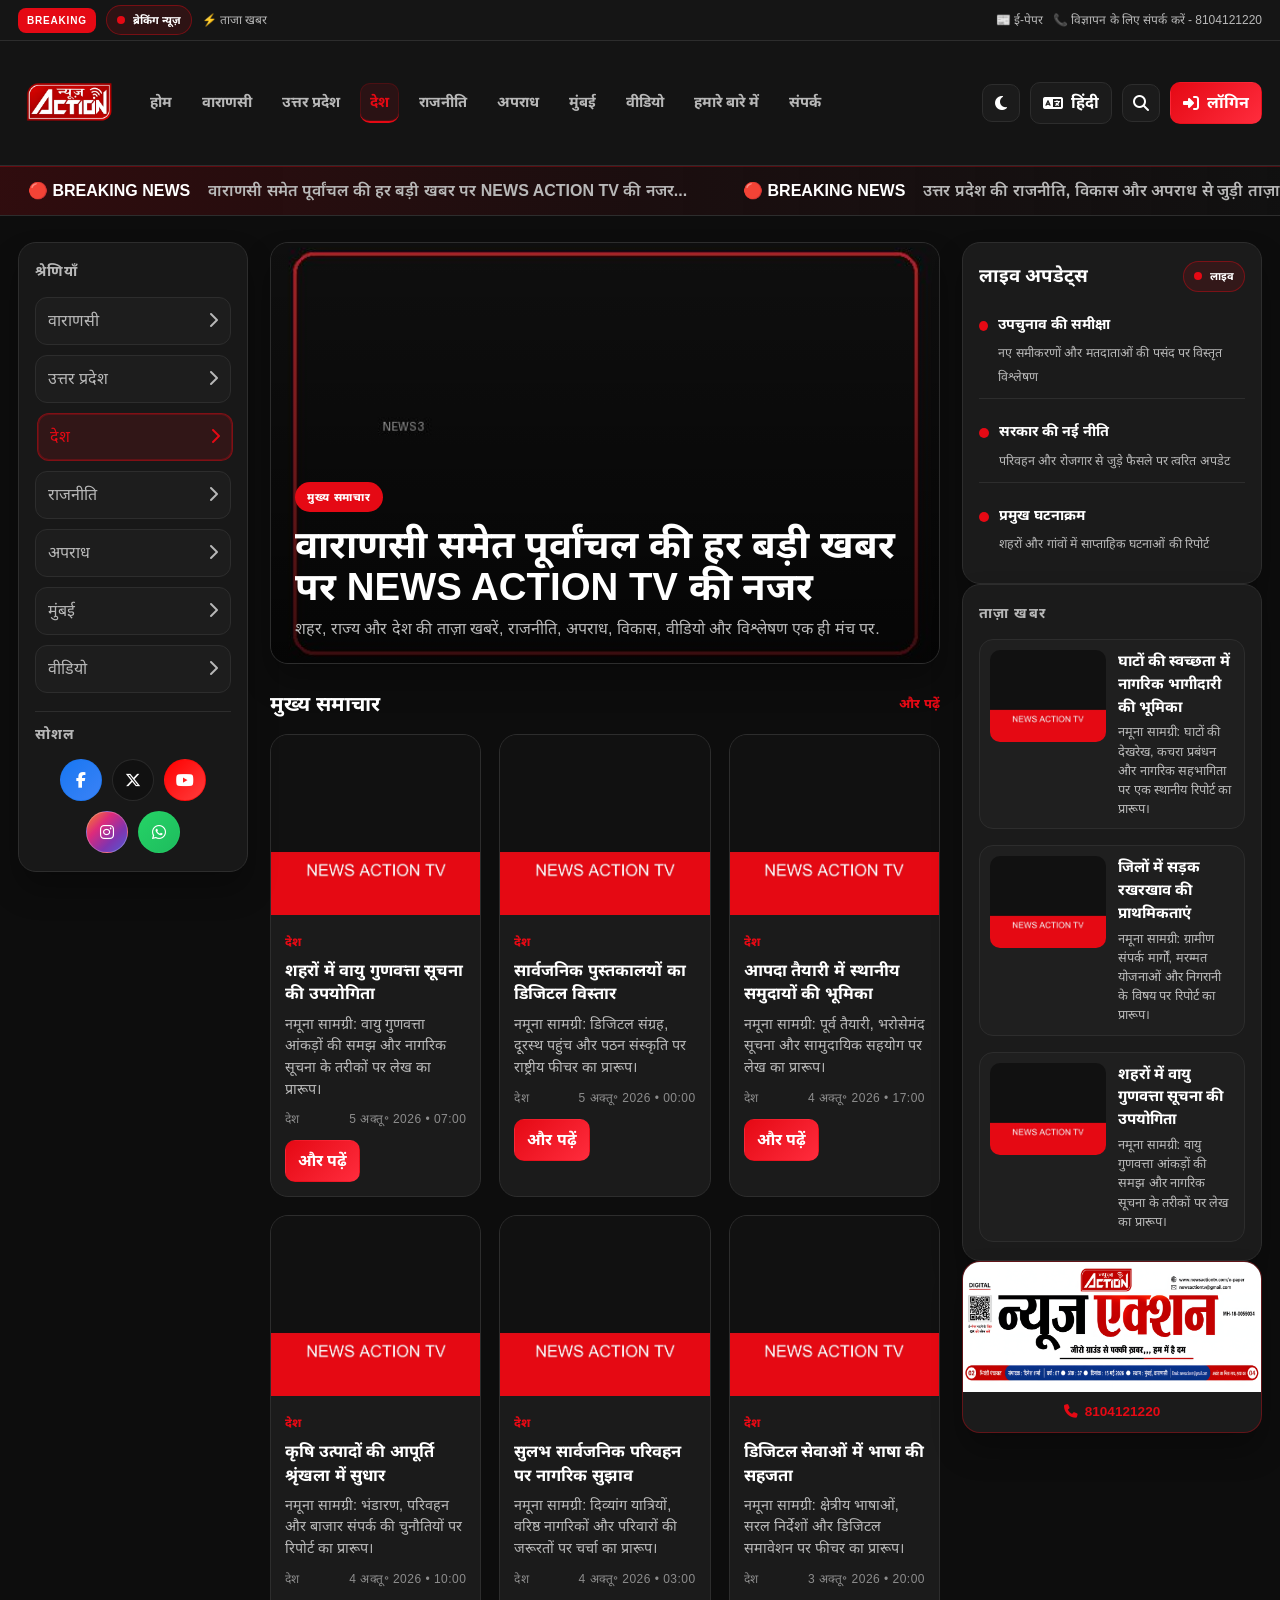
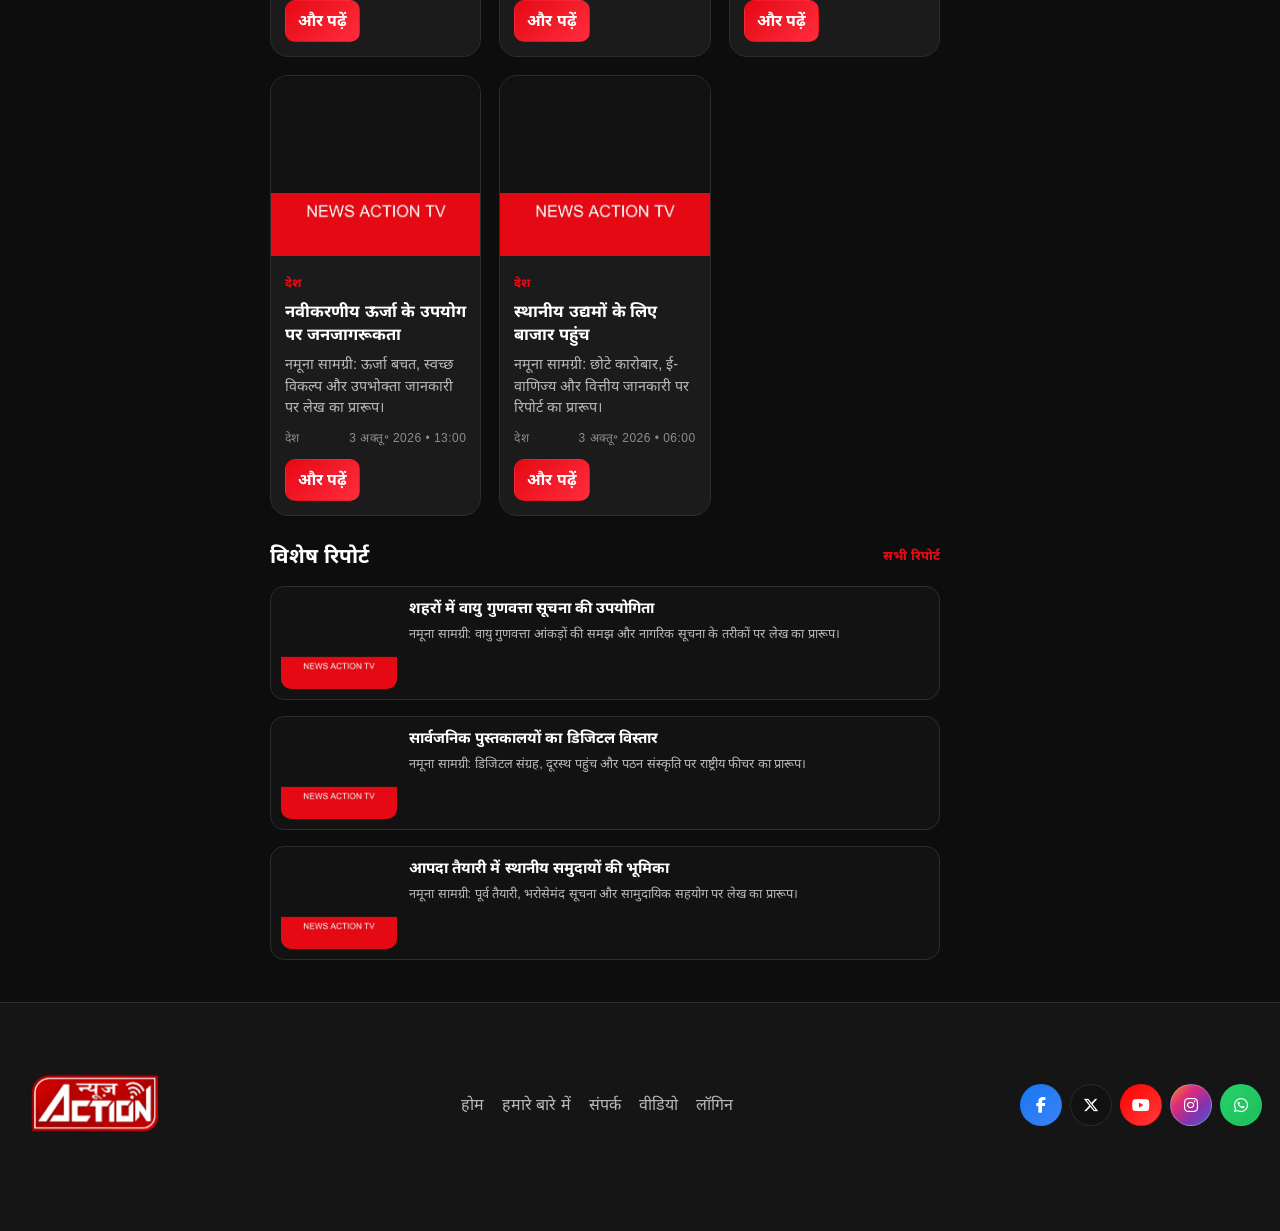
<file: desh.html>
<!DOCTYPE html><html lang="hi"><head><meta charset="UTF-8" /><meta name="viewport" content="width=device-width, initial-scale=1.0" /><title>देश | NEWS ACTION TV</title><link rel="preconnect" href="https://fonts.googleapis.com" /><link rel="preconnect" href="https://fonts.gstatic.com" crossorigin /><link href="https://fonts.googleapis.com/css2?family=Inter:wght@400;500;600;700;800;900&family=Noto+Sans+Devanagari:wght@400;500;700;800&display=swap" rel="stylesheet" /><link rel="stylesheet" href="https://cdnjs.cloudflare.com/ajax/libs/font-awesome/6.5.2/css/all.min.css" crossorigin="anonymous" referrerpolicy="no-referrer" /><style>
    :root {
      --bg: #0d0d0d;
      --bg-soft: #151515;
      --panel: #1b1b1b;
      --panel-2: #1f1f1f;
      --panel-3: #242424;
      --text: #ffffff;
      --text-strong: #ffffff;
      --muted: #b8b8b8;
      --muted-2: #8d8d8d;
      --border: #2d2d2d;
      --primary: #e50914;
      --primary-2: #ff2c3d;
      --accent: #ffb25b;
      --shadow: 0 18px 30px rgba(0,0,0,.28);
      --radius: 18px;
      --topbar-bg: #151515;
      --header-bg: rgba(21,21,21,0.96);
    }
    body.theme-light {
      --bg: #f5f6f8;
      --bg-soft: #eef1f4;
      --panel: #ffffff;
      --panel-2: #f8f9fb;
      --panel-3: #f8f9fb;
      --text: #171717;
      --text-strong: #171717;
      --muted: #555555;
      --muted-2: #777777;
      --border: #e5e7eb;
      --primary: #e50914;
      --primary-2: #ff2c3d;
      --accent: #ff9b1c;
      --shadow: 0 18px 30px rgba(17,17,17,0.08);
      --topbar-bg: #ffffff;
      --header-bg: rgba(255,255,255,0.96);
    }
    * { box-sizing: border-box; }
    html { scroll-behavior: smooth; }
    body {
      margin: 0; background: var(--bg); color: var(--text); font-family: "Segoe UI", Arial, "Noto Sans Devanagari", sans-serif;
      line-height: 1.5; overflow-x: hidden;
    }
    img { max-width: 100%; display: block; }
    a { color: inherit; text-decoration: none; }
    button, input, textarea, select { font: inherit; }
    .container { max-width: 1480px; margin: 0 auto; padding: 0 18px; }
    .top-strip { background: var(--topbar-bg); border-bottom: 1px solid var(--border); font-size: 12px; color: var(--muted); position: relative; z-index: 30; }
    .top-strip-inner { display: flex; align-items: center; justify-content: space-between; gap: 14px; min-height: 40px; overflow: hidden; max-width: 1480px; margin: 0 auto; padding: 0 18px; }
    .strip-left, .strip-right { display: flex; align-items: center; gap: 10px; white-space: nowrap; }
    .top-badge { background: var(--primary); color: #fff; font-weight: 800; font-size: 10px; padding: 5px 9px; border-radius: 8px; letter-spacing: 0.08em; text-transform: uppercase; }
    .status-pill { display: inline-flex; align-items: center; gap: 8px; background: rgba(229,9,20,0.12); border: 1px solid rgba(229,9,20,0.4); padding: 6px 10px; border-radius: 999px; color: var(--text); font-size: 11px; font-weight: 700; }
    .status-dot { width:8px; height:8px; border-radius:50%; background: var(--primary); animation: pulse 1.4s infinite; }
    .header { background: var(--header-bg); border-bottom: 1px solid var(--border); position: sticky; top: 0; z-index: 40; backdrop-filter: blur(12px); }
    .header-inner { display: flex; align-items: center; justify-content: space-between; gap: 18px; max-width: 1480px; margin: 0 auto; padding: 10px 18px; }
    .brand { display: flex; align-items: center; gap: 14px; min-width: 0; }
    .brand img { width: auto; height: 72px; object-fit: contain; }
    .brand-logo { height: 75px; width: auto; max-width: 220px; object-fit: contain; display: block; }
    .footer-brand { display: flex; align-items: center; }
    .footer-logo { height: 52px; }
    .nav { display: flex; align-items: center; justify-content: center; gap: 10px; flex-wrap: wrap; position: relative; z-index: 30; }
    .nav a, .side-list a { position: relative; z-index: 1; cursor: pointer; pointer-events: auto; }
    .nav a { display: inline-flex; align-items: center; padding: 8px 10px; border-radius: 10px; color: var(--muted); font-size: 0.92rem; font-weight: 700; border-bottom: 2px solid transparent; transition: all 0.3s ease; }
    .nav a:hover { color: var(--primary); background: rgba(229,9,20,0.08); transform: translateY(-1px); }
    .nav a.active { background: rgba(229,9,20,0.10); color: var(--primary); border-bottom-color: var(--primary); box-shadow: inset 0 0 0 1px rgba(229,9,20,0.18); }
    .header-tools { display: flex; align-items: center; gap: 10px; }
    .tool-btn { border: 1px solid var(--border); background: var(--panel); color: var(--text); border-radius: 10px; padding: 8px 12px; cursor: pointer; font-weight: 700; display: inline-flex; align-items: center; justify-content: center; gap: 8px; transition: transform 0.25s ease, box-shadow 0.25s ease, background 0.25s ease, border-color 0.25s ease; }
    .tool-btn:hover { transform: translateY(-1px) scale(1.02); box-shadow: 0 8px 18px rgba(229,9,20,0.12); }
    .tool-btn.primary { background: linear-gradient(135deg, var(--primary), var(--primary-2)); border-color: transparent; color: #fff; }
    .tool-btn.icon-only { width: 38px; height: 38px; padding: 0; }
    .theme-toggle, .lang-toggle { display: inline-flex; align-items: center; gap: 8px; }
    .mobile-toggle { display: none; }
    .socials { display: inline-flex; align-items: center; gap: 8px; }
    .socials a { width: 34px; height: 34px; display: grid; place-items: center; border-radius: 50%; border: 1px solid var(--border); background: var(--panel); color: var(--text); transition: transform 0.3s ease, box-shadow 0.3s ease, filter 0.3s ease; }
    .socials a:hover { transform: translateY(-3px) scale(1.08); box-shadow: 0 12px 22px rgba(0,0,0,0.25); }
    .socials a.facebook { background: linear-gradient(135deg, #1877f2, #3b82f6); border-color: rgba(24,119,242,0.5); color: #fff; }
    .socials a.youtube { background: linear-gradient(135deg, #ff0000, #ff3d3d); border-color: rgba(255,0,0,0.5); color: #fff; }
    .socials a.instagram { background: linear-gradient(135deg, #f58529, #dd2a7b, #8134af, #515bd4); border-color: rgba(255,255,255,0.25); color: #fff; }
    .socials a.whatsapp { background: linear-gradient(135deg, #25d366, #1ebc5e); border-color: rgba(37,211,102,0.5); color: #fff; }
    .socials a.x-link { background: linear-gradient(135deg, #111111, #3a3a3a); border-color: rgba(255,255,255,0.1); color: #fff; }
    body.theme-light .socials a.x-link { background: #111111; color: #ffffff; }
    .ticker { background: linear-gradient(90deg, rgba(229,9,20,0.16), rgba(255,30,45,0.06), rgba(17,17,17,0.9)); border-top: 1px solid rgba(229,9,20,0.3); border-bottom: 1px solid var(--border); overflow: hidden; white-space: nowrap; }
    .ticker-inner { display: inline-block; min-width: 100%; padding: 12px 0; animation: tickerScroll 26s linear infinite; }
    .ticker-item { display: inline-flex; align-items: center; gap: 18px; padding: 0 28px; font-weight: 800; }
    .ticker-item span:last-child { color: var(--muted); font-weight: 600; }
    @keyframes tickerScroll { 0% { transform: translateX(0); } 100% { transform: translateX(-50%); } }
    @keyframes pulse { 0% { transform: scale(1); opacity: 1; } 50% { transform: scale(1.2); opacity: .8; } 100% { transform: scale(1); opacity: 1; } }
    main { padding: 26px 0 42px; }
    .page-grid { display: grid; grid-template-columns: 230px minmax(0, 1fr) 300px; gap: 22px; }
    .panel { background: var(--panel); border: 1px solid var(--border); border-radius: var(--radius); box-shadow: var(--shadow); }
    .sidebar-group { padding: 18px 16px; }
    .left-column, .right-column { position: sticky; top: 118px; align-self: start; height: fit-content; }
    .side-title { margin: 0 0 14px; font-size: 0.9rem; letter-spacing: .08em; text-transform: uppercase; color: var(--muted); }
    .side-list { list-style: none; padding: 0; margin: 0; display: grid; gap: 10px; }
    .side-list a { display: flex; justify-content: space-between; align-items: center; padding: 11px 12px; border: 1px solid var(--border); border-radius: 12px; background: rgba(255,255,255,0.02); color: var(--muted); transition: transform 0.3s ease, background 0.3s ease, border-color 0.3s ease, box-shadow 0.3s ease; }
    .side-list a:hover, .side-list a.active { background: rgba(229,9,20,0.12); color: var(--primary); border-color: rgba(229,9,20,0.45); box-shadow: inset 0 0 0 1px rgba(229,9,20,0.25); transform: translateX(2px); }
    .main-column { display: grid; gap: 24px; }
    .hero { overflow: hidden; }
    .hero-media { position: relative; }
    .hero-media img { width: 100%; height: 420px; object-fit: cover; }
    .hero-overlay { position: absolute; inset: 0; background: linear-gradient(180deg, rgba(0,0,0,0.18), rgba(0,0,0,0.72)); }
    .hero-copy { position: absolute; left: 24px; right: 24px; bottom: 22px; }
    .hero-tag { display: inline-block; background: var(--primary); color: white; padding: 7px 12px; border-radius: 999px; font-size: 11px; font-weight: 800; letter-spacing: .08em; text-transform: uppercase; margin-bottom: 12px; }
    .hero-copy h1 { margin: 0 0 10px; font-size: clamp(2rem, 3vw, 3.1rem); line-height: 1.08; }
    .hero-copy p { margin: 0; max-width: 700px; color: var(--muted); }
    .section-head { display: flex; justify-content: space-between; align-items: center; margin-bottom: 15px; }
    .section-head h2 { margin: 0; font-size: 1.3rem; }
    .section-head a { color: var(--primary); font-weight: 800; font-size: 0.8rem; }
    .story-grid { display: grid; grid-template-columns: repeat(3, minmax(0, 1fr)); gap: 18px; }
    .story-card { background: var(--panel); border: 1px solid var(--border); border-radius: var(--radius); overflow: hidden; transition: transform 0.3s ease, box-shadow 0.3s ease; }
    .story-card:hover { transform: translateY(-4px); box-shadow: 0 18px 28px rgba(0,0,0,0.18); }
    .story-card img { height: 180px; width: 100%; object-fit: cover; display: block; transition: transform 0.3s ease; }
    .story-card:hover img { transform: scale(1.05); }
    .story-card .body { padding: 14px; }
    .story-card h3 { margin: 0 0 8px; font-size: 1.04rem; line-height: 1.4; }
    .story-card p { margin: 0; color: var(--muted); font-size: 0.9rem; }
    .meta { display: flex; justify-content: space-between; align-items: center; gap: 8px; margin-top: 10px; font-size: 0.75rem; color: var(--muted-2); text-transform: uppercase; letter-spacing: 0.04em; }
    .list-stack { display: grid; gap: 16px; }
    .mini-story { display: grid; grid-template-columns: 116px 1fr; gap: 12px; background: rgba(255,255,255,0.02); border: 1px solid var(--border); border-radius: 14px; padding: 10px; transition: transform 0.3s ease, box-shadow 0.3s ease; }
    .mini-story:hover { transform: translateY(-3px); box-shadow: 0 12px 22px rgba(0,0,0,0.14); }
    .mini-story img { height: 92px; object-fit: cover; border-radius: 10px; width: 100%; display: block; transition: transform 0.3s ease; }
    .mini-story:hover img { transform: scale(1.05); }
    .mini-story h4 { margin: 0 0 4px; font-size: 0.95rem; }
    .mini-story p { margin: 0; color: var(--muted); font-size: 0.8rem; }
    .box, .live-box { padding: 18px 16px; }
    .live-line { display: flex; justify-content: space-between; align-items: center; margin-bottom: 12px; }
    .live-line h3 { margin: 0; }
    .update-list { list-style: none; margin: 0; padding: 0; display: grid; gap: 12px; }
    .update-list li { display: flex; gap: 10px; align-items: flex-start; padding: 10px 0; border-bottom: 1px solid var(--border); }
    .update-list li:last-child { border-bottom: 0; }
    .bullet { width: 10px; height: 10px; border-radius: 50%; background: var(--primary); margin-top: 7px; }
    .update-list strong { display: block; margin-bottom: 5px; font-size: 0.9rem; }
    .update-list span { color: var(--muted); font-size: 0.78rem; }
    .ad-box { min-height: 230px; display: grid; place-items: center; text-align: center; background: linear-gradient(135deg, rgba(229,9,20,0.38), rgba(255,174,66,0.18)); border: 1px solid rgba(229,9,20,0.35); border-radius: var(--radius); font-weight: 900; text-transform: uppercase; letter-spacing: 0.08em; }
    .ad-box small { display: block; margin-top: 8px; font-size: 0.7rem; letter-spacing: 0.12em; color: var(--muted); }
    .video-grid { display: grid; grid-template-columns: repeat(3, minmax(0,1fr)); gap: 18px; }
    .video-card { background: var(--panel); border: 1px solid var(--border); border-radius: 18px; overflow: hidden; }
    .video-thumb { position: relative; }
    .video-thumb img { width:100%; height:220px; object-fit:cover; }
    .play-badge { position:absolute; inset:0; display:grid; place-items:center; }
    .play-badge span { width:64px; height:64px; display:grid; place-items:center; border-radius:50%; background: rgba(229,9,20,0.9); font-size:1.2rem; }
    .video-details { padding: 14px; }
    .video-details h3 { margin:0 0 6px; font-size:1.04rem; }
    .video-details p { margin:0 0 12px; color: var(--muted); font-size:0.8rem; }
    .video-link { display:inline-block; color: #fff; background: linear-gradient(135deg, var(--primary), var(--primary-2)); padding: 9px 12px; border-radius: 10px; font-size:0.8rem; font-weight:800; }
    .article-shell { display: grid; gap: 22px; }
    .article-hero img { width:100%; height: 360px; object-fit: cover; border-radius: 18px; }
    .article-body { background: var(--panel); border: 1px solid var(--border); border-radius: 18px; padding: 24px; }
    .article-body h1 { margin:0 0 12px; font-size: clamp(2rem, 3vw, 3rem); line-height: 1.15; }
    .article-body p { margin:0 0 16px; color: var(--text); font-size: 1.02rem; }
    .contact-grid { display:grid; grid-template-columns: 1.1fr 0.9fr; gap: 20px; }
    .card-pad { padding: 22px; }
    .field { display: grid; gap: 8px; margin-bottom: 14px; }
    .field input, .field textarea, .field select { width:100%; padding: 12px 14px; border-radius: 12px; border:1px solid var(--border); background: rgba(255,255,255,0.03); color: var(--text); }
    .submit-btn { border:none; background: linear-gradient(135deg, var(--primary), var(--primary-2)); color:#fff; font-weight:800; padding: 12px 18px; border-radius: 12px; cursor: pointer; }
    .top-meta { display:flex; align-items:center; gap:8px; color:var(--muted); font-size:0.82rem; }
    .icon-list { display:grid; gap:10px; list-style:none; margin: 0; padding:0; }
    .icon-list li { display:flex; align-items:center; gap:10px; color: var(--muted); }
    footer { background: var(--header-bg); border-top: 1px solid var(--border); padding: 24px 0 48px; }
    .footer-inner { display:flex; justify-content:space-between; align-items:center; flex-wrap:wrap; gap:20px; }
    .footer-links { display:flex; gap:18px; flex-wrap:wrap; color: var(--muted); }
    .muted { color: var(--muted); }
    .page-shell { padding: 28px 0 40px; }
    .admin-layout { display:grid; grid-template-columns: 260px minmax(0,1fr); gap: 20px; }
    .admin-sidebar { padding: 20px 18px; }
    .nav-stack { display:grid; gap:10px; }
    .nav-stack a { display:flex; align-items:center; gap:10px; padding:10px 12px; border-radius: 12px; border:1px solid var(--border); color: var(--muted); background: rgba(255,255,255,0.02); }
    .nav-stack a.main { background: rgba(229,9,20,0.12); border-color: rgba(229,9,20,0.4); color: var(--text); }
    .admin-main { display:grid; gap:20px; }
    .stats-grid { display:grid; grid-template-columns: repeat(4, minmax(0,1fr)); gap:16px; }
    .stat-card { padding:20px; }
    .stat-card h3 { margin:0; font-size: 2rem; }
    .stat-card p { margin:8px 0 0; color: var(--muted); }
    .dashboard-grid { display:grid; grid-template-columns: 1.2fr 0.8fr; gap:18px; }
    .template-list { list-style:none; margin:0; padding:0; display:grid; gap:12px; }
    .template-list li { border:1px solid var(--border); border-radius: 12px; padding: 12px 14px; color: var(--muted); }
    .login-wrap { display:grid; place-items:center; min-height:70vh; padding: 40px 18px; }
    .login-box { width: min(460px, 100%); padding: 28px; border-radius: 20px; background: var(--panel); border:1px solid var(--border); box-shadow: var(--shadow); }
    .login-box h1 { margin:0 0 16px; }
    @media (max-width:1180px) {
      .page-grid { grid-template-columns: 210px minmax(0,1fr) 280px; }
      .story-grid, .video-grid { grid-template-columns: repeat(2, minmax(0,1fr)); }
      .stats-grid { grid-template-columns: repeat(2, minmax(0,1fr)); }
    }
    @media (max-width: 980px) {
      .brand-logo { height: 50px; }
      .nav { display:none; }
      .nav.open { display:flex; position: absolute; top: 100%; left: 18px; right: 18px; background: var(--panel); border: 1px solid var(--border); border-radius: 14px; padding: 10px; flex-direction: column; align-items: stretch; box-shadow: var(--shadow); }
      .header-inner { position: relative; }
      .mobile-toggle { display: inline-flex; }
      .left-column, .right-column { position: static; }
      .page-grid { grid-template-columns: 1fr; }
      .story-grid, .video-grid, .contact-grid, .dashboard-grid, .stats-grid { grid-template-columns: 1fr; }
      .brand img { width: auto; height: 52px; }
      .header-tools { margin-left: auto; }
    }
    @media (max-width: 640px) {
      .top-strip-inner { flex-wrap: wrap; justify-content: center; padding-top: 8px; padding-bottom: 8px; }
      .strip-right, .strip-left { white-space: normal; flex-wrap: wrap; justify-content: center; }
      .hero-media img { height: 300px; }
      .hero-copy { left: 16px; right:16px; bottom:16px; }
      .mini-story { grid-template-columns: 1fr; }
    }
</style><link rel="stylesheet" href="assets/css/theme-overrides.css" /></head><body data-category="desh"><div class="top-strip"><div class="top-strip-inner"><div class="strip-left"><span class="top-badge">Breaking</span><span class="status-pill"><span class="status-dot"></span><span>ब्रेकिंग न्यूज़</span></span><span>⚡ ताजा खबर</span></div><div class="strip-right"><span>📰 ई-पेपर</span><span>📞 विज्ञापन के लिए संपर्क करें - 8104121220</span></div></div></div><header class="header"><div class="header-inner"><div class="brand"><img src="assets/images/logo.jpeg" alt="NEWS ACTION TV" class="brand-logo" /></div><nav class="nav" id="mainNav"><a href="index.html"><span class="i18n" data-hi="होम" data-en="Home">होम</span></a>
<a href="varanasi.html"><span class="i18n" data-hi="वाराणसी" data-en="Varanasi">वाराणसी</span></a>
<a href="uttar-pradesh.html"><span class="i18n" data-hi="उत्तर प्रदेश" data-en="Uttar Pradesh">उत्तर प्रदेश</span></a>
<a href="desh.html" class="active"><span class="i18n" data-hi="देश" data-en="Desh">देश</span></a>
<a href="rajneeti.html"><span class="i18n" data-hi="राजनीति" data-en="Rajneeti">राजनीति</span></a>
<a href="apradh.html"><span class="i18n" data-hi="अपराध" data-en="Apradh">अपराध</span></a>
<a href="mumbai.html"><span class="i18n" data-hi="मुंबई" data-en="Mumbai">मुंबई</span></a>
<a href="video.html"><span class="i18n" data-hi="वीडियो" data-en="Video">वीडियो</span></a>
<a href="about.html"><span class="i18n" data-hi="हमारे बारे में" data-en="About">हमारे बारे में</span></a>
<a href="contact.html"><span class="i18n" data-hi="संपर्क" data-en="Contact">संपर्क</span></a></nav><div class="header-tools"><button class="tool-btn icon-only theme-toggle" data-theme-toggle aria-label="Toggle theme"><i class="fa-solid fa-moon"></i></button><button class="tool-btn lang-toggle" data-lang-toggle aria-label="Toggle language"><i class="fa-solid fa-language"></i> <span data-lang-label>हिंदी</span></button><button class="tool-btn icon-only" aria-label="Search"><i class="fa-solid fa-magnifying-glass"></i></button><a href="login.html" class="tool-btn primary"><i class="fa-solid fa-right-to-bracket"></i> <span class="i18n" data-hi="लॉगिन" data-en="Login">लॉगिन</span></a><button class="tool-btn icon-only mobile-toggle" id="mobileToggle" aria-label="Toggle menu"><i class="fa-solid fa-bars"></i></button></div></div></header><div class="ticker"><div class="ticker-inner"><div class="ticker-item"><span class="text-red">&#x1F534; BREAKING NEWS</span><span>वाराणसी समेत पूर्वांचल की हर बड़ी खबर पर NEWS ACTION TV की नजर...</span></div><div class="ticker-item"><span class="text-red">&#x1F534; BREAKING NEWS</span><span>उत्तर प्रदेश की राजनीति, विकास और अपराध से जुड़ी ताज़ा खबरें आपके लिए...</span></div><div class="ticker-item"><span class="text-red">&#x1F534; BREAKING NEWS</span><span>देश-दुनिया की सबसे तेज़ खबरें, अपडेट्स और विश्लेषण...</span></div><div class="ticker-item"><span class="text-red">&#x1F534; BREAKING NEWS</span><span>वाराणसी समेत पूर्वांचल की हर बड़ी खबर पर NEWS ACTION TV की नजर...</span></div></div></div>
    <main>
      <div class="container page-grid">
        <aside class="left-column panel sidebar-group">
          <h3 class="side-title i18n" data-hi="श्रेणियाँ" data-en="Categories">श्रेणियाँ</h3>
          <ul class="side-list">
            <li><a href="varanasi.html"><span class="i18n" data-hi="वाराणसी" data-en="Varanasi">वाराणसी</span> <span><i class="fa-solid fa-chevron-right"></i></span></a></li>
            <li><a href="uttar-pradesh.html"><span class="i18n" data-hi="उत्तर प्रदेश" data-en="Uttar Pradesh">उत्तर प्रदेश</span> <span><i class="fa-solid fa-chevron-right"></i></span></a></li>
            <li><a href="desh.html" class="active"><span class="i18n" data-hi="देश" data-en="National">देश</span> <span><i class="fa-solid fa-chevron-right"></i></span></a></li>
            <li><a href="rajneeti.html"><span class="i18n" data-hi="राजनीति" data-en="Politics">राजनीति</span> <span><i class="fa-solid fa-chevron-right"></i></span></a></li>
            <li><a href="apradh.html"><span class="i18n" data-hi="अपराध" data-en="Crime">अपराध</span> <span><i class="fa-solid fa-chevron-right"></i></span></a></li>
            <li><a href="mumbai.html"><span class="i18n" data-hi="मुंबई" data-en="Mumbai">मुंबई</span> <span><i class="fa-solid fa-chevron-right"></i></span></a></li>
            <li><a href="video.html"><span class="i18n" data-hi="वीडियो" data-en="Video">वीडियो</span> <span><i class="fa-solid fa-chevron-right"></i></span></a></li>
          </ul>
          <div style="margin-top: 18px; padding-top: 12px; border-top: 1px solid var(--border);">
            <h3 class="side-title i18n" data-hi="सोशल" data-en="Social">सोशल</h3>
            <div class="socials" aria-label="Social links">
              <a href="https://www.facebook.com/share/1DkvCJDCFk/" target="_blank" rel="noopener noreferrer" aria-label="Facebook" class="facebook"><i class="fa-brands fa-facebook-f"></i></a>
              <a href="https://x.com/newsactiontv" target="_blank" rel="noopener noreferrer" aria-label="X" class="x-link"><i class="fa-brands fa-x-twitter"></i></a>
              <a href="https://youtube.com/@newsactiontv6323?si=QFgnQDTZoaAnHGNd" target="_blank" rel="noopener noreferrer" aria-label="YouTube" class="youtube"><i class="fa-brands fa-youtube"></i></a>
              <a href="https://www.instagram.com/shrmaa_d?stkn=MXhnb2pydTF2d295aQ==" target="_blank" rel="noopener noreferrer" aria-label="Instagram" class="instagram"><i class="fa-brands fa-instagram"></i></a>
              <a href="https://wa.me/918104121220" target="_blank" rel="noopener noreferrer" aria-label="WhatsApp" class="whatsapp"><i class="fa-brands fa-whatsapp"></i></a>
            </div>
          </div>
        </aside>

        <div class="main-column">
          <section class="hero panel">
            <div class="hero-media">
              <img src="assets/images/news/desh-01.jpg" alt="??? ??????" loading="lazy" onerror="this.onerror=null;this.src='assets/images/news/default-news.jpg';" />
              <div class="hero-overlay"></div>
              <div class="hero-copy">
                <span class="hero-tag i18n" data-hi="मुख्य समाचार" data-en="Top Story">मुख्य समाचार</span>
                <h1 class="i18n" data-hi="वाराणसी समेत पूर्वांचल की हर बड़ी खबर पर NEWS ACTION TV की नजर" data-en="NEWS ACTION TV tracks every major story across Varanasi and Purvanchal">वाराणसी समेत पूर्वांचल की हर बड़ी खबर पर NEWS ACTION TV की नजर</h1>
                <p class="i18n" data-hi="शहर, राज्य और देश की ताज़ा खबरें, राजनीति, अपराध, विकास, वीडियो और विश्लेषण एक ही मंच पर." data-en="Fresh updates on city, state and national stories, politics, crime, development, video and analysis in one place.">शहर, राज्य और देश की ताज़ा खबरें, राजनीति, अपराध, विकास, वीडियो और विश्लेषण एक ही मंच पर.</p>
              </div>
            </div>
          </section>
          <section>
            <div class="section-head">
              <h2 class="i18n" data-hi="मुख्य समाचार" data-en="Top News">मुख्य समाचार</h2>
              <a href="article.html" class="i18n" data-hi="और पढ़ें" data-en="Read More">और पढ़ें</a>
            </div>
            <div class="story-grid"><div class="dynamic-news-grid" data-news-list data-category="desh" data-load-more></div></div>
          </section>
          <section>
            <div class="section-head">
              <h2 class="i18n" data-hi="विशेष रिपोर्ट" data-en="Special Reports">विशेष रिपोर्ट</h2>
              <a href="article.html" class="i18n" data-hi="सभी रिपोर्ट" data-en="All Reports">सभी रिपोर्ट</a>
            </div>
            <div class="list-stack"><div class="dynamic-mini-list" data-news-list data-category="desh" data-layout="mini"></div></div>
          </section>
        </div>

        <aside class="right-column">
          <div class="panel live-box">
            <div class="live-line">
              <h3 class="i18n" data-hi="लाइव अपडेट्स" data-en="Live Updates">लाइव अपडेट्स</h3>
              <span class="status-pill"><span class="status-dot"></span><span class="i18n" data-hi="लाइव" data-en="Live">लाइव</span></span>
            </div>
            <ul class="update-list">
              <li><span class="bullet"></span><div><strong class="i18n" data-hi="उपचुनाव की समीक्षा" data-en="By-election review">उपचुनाव की समीक्षा</strong><span class="i18n" data-hi="नए समीकरणों और मतदाताओं की पसंद पर विस्तृत विश्लेषण" data-en="Detailed analysis of fresh equations and voter preferences">नए समीकरणों और मतदाताओं की पसंद पर विस्तृत विश्लेषण</span></div></li>
              <li><span class="bullet"></span><div><strong class="i18n" data-hi="सरकार की नई नीति" data-en="New government policy">सरकार की नई नीति</strong><span class="i18n" data-hi="परिवहन और रोजगार से जुड़े फैसले पर त्वरित अपडेट" data-en="Quick update on transport and employment decisions">परिवहन और रोजगार से जुड़े फैसले पर त्वरित अपडेट</span></div></li>
              <li><span class="bullet"></span><div><strong class="i18n" data-hi="प्रमुख घटनाक्रम" data-en="Major developments">प्रमुख घटनाक्रम</strong><span class="i18n" data-hi="शहरों और गांवों में साप्ताहिक घटनाओं की रिपोर्ट" data-en="Weekly report on events in cities and villages">शहरों और गांवों में साप्ताहिक घटनाओं की रिपोर्ट</span></div></li>
            </ul>
          </div>
          <div class="panel box">
            <h3 class="side-title i18n" data-hi="ताज़ा खबर" data-en="Latest news">ताज़ा खबर</h3>
            <div class="list-stack"><div class="dynamic-mini-list" data-news-list data-category="all" data-layout="mini"></div></div>
          </div>
          <div class="ad-box panel"><a class="ad-link" href="tel:+918104121220" aria-label="???????? ?? ??? 8104121220 ?? ??? ????"><img class="ad-banner" src="assets/images/adsbanner.png" alt="???????? ???? - ??????: 8104121220" /><span class="ad-phone"><i class="fa-solid fa-phone"></i> 8104121220</span></a></div>
        </aside>
      </div>
    </main>
<footer><div class="container footer-inner"><div class="footer-brand"><img src="assets/images/logo.jpeg" alt="NEWS ACTION TV" class="brand-logo footer-logo" /></div><div class="footer-links"><a href="index.html" class="i18n" data-hi="होम" data-en="Home">होम</a><a href="about.html" class="i18n" data-hi="हमारे बारे में" data-en="About">हमारे बारे में</a><a href="contact.html" class="i18n" data-hi="संपर्क" data-en="Contact">संपर्क</a><a href="video.html" class="i18n" data-hi="वीडियो" data-en="Video">वीडियो</a><a href="login.html" class="i18n" data-hi="लॉगिन" data-en="Login">लॉगिन</a></div><div class="socials"><a href="https://www.facebook.com/share/1DkvCJDCFk/" target="_blank" rel="noopener noreferrer" aria-label="Facebook" class="facebook"><i class="fa-brands fa-facebook-f"></i></a><a href="https://x.com/newsactiontv" target="_blank" rel="noopener noreferrer" aria-label="X" class="x-link"><i class="fa-brands fa-x-twitter"></i></a><a href="https://youtube.com/@newsactiontv6323?si=QFgnQDTZoaAnHGNd" target="_blank" rel="noopener noreferrer" aria-label="YouTube" class="youtube"><i class="fa-brands fa-youtube"></i></a><a href="https://www.instagram.com/shrmaa_d?stkn=MXhnb2pydTF2d295aQ==" target="_blank" rel="noopener noreferrer" aria-label="Instagram" class="instagram"><i class="fa-brands fa-instagram"></i></a><a href="https://wa.me/918104121220" target="_blank" rel="noopener noreferrer" aria-label="WhatsApp" class="whatsapp"><i class="fa-brands fa-whatsapp"></i></a></div></div></footer><script>(() => { const body = document.body; const themeToggle = document.querySelector('[data-theme-toggle]'); const langToggle = document.querySelector('[data-lang-toggle]'); const menuToggle = document.getElementById('mobileToggle'); const nav = document.getElementById('mainNav'); const savedTheme = localStorage.getItem('newsActionTheme') || 'dark'; const savedLang = localStorage.getItem('newsActionLang') || 'hi'; function setTheme(theme) { const isLight = theme === 'light'; body.classList.toggle('theme-light', isLight); localStorage.setItem('newsActionTheme', theme); if (themeToggle) themeToggle.innerHTML = isLight ? '<i class="fa-solid fa-sun"></i>' : '<i class="fa-solid fa-moon"></i>'; } function applyLang(lang) { document.querySelectorAll('.i18n').forEach((el) => { const next = lang === 'en' ? el.dataset.en : el.dataset.hi; if (next) el.textContent = next; }); const langLabel = document.querySelector('[data-lang-label]'); if (langLabel) langLabel.textContent = lang === 'en' ? 'English' : 'हिंदी'; document.documentElement.lang = lang === 'en' ? 'en' : 'hi'; localStorage.setItem('newsActionLang', lang); } setTheme(savedTheme); applyLang(savedLang); if (themeToggle) themeToggle.addEventListener('click', () => setTheme(body.classList.contains('theme-light') ? 'dark' : 'light')); if (langToggle) langToggle.addEventListener('click', () => applyLang(document.documentElement.lang === 'en' ? 'hi' : 'en')); if (menuToggle && nav) menuToggle.addEventListener('click', () => nav.classList.toggle('open')); })();</script><script type="module" src="assets/js/news.js"></script></body></html>
<script>
document.addEventListener('DOMContentLoaded', function () {
  const current = (location.pathname.split('/').pop() || 'index.html');
  document.querySelectorAll('.nav a, .side-list a').forEach((link) => {
    const href = (link.getAttribute('href') || '').split('/').pop();
    if (href === current) {
      link.classList.add('active');
    }
    link.style.pointerEvents = 'auto';
    link.style.cursor = 'pointer';
  });
});
</script>
</file>
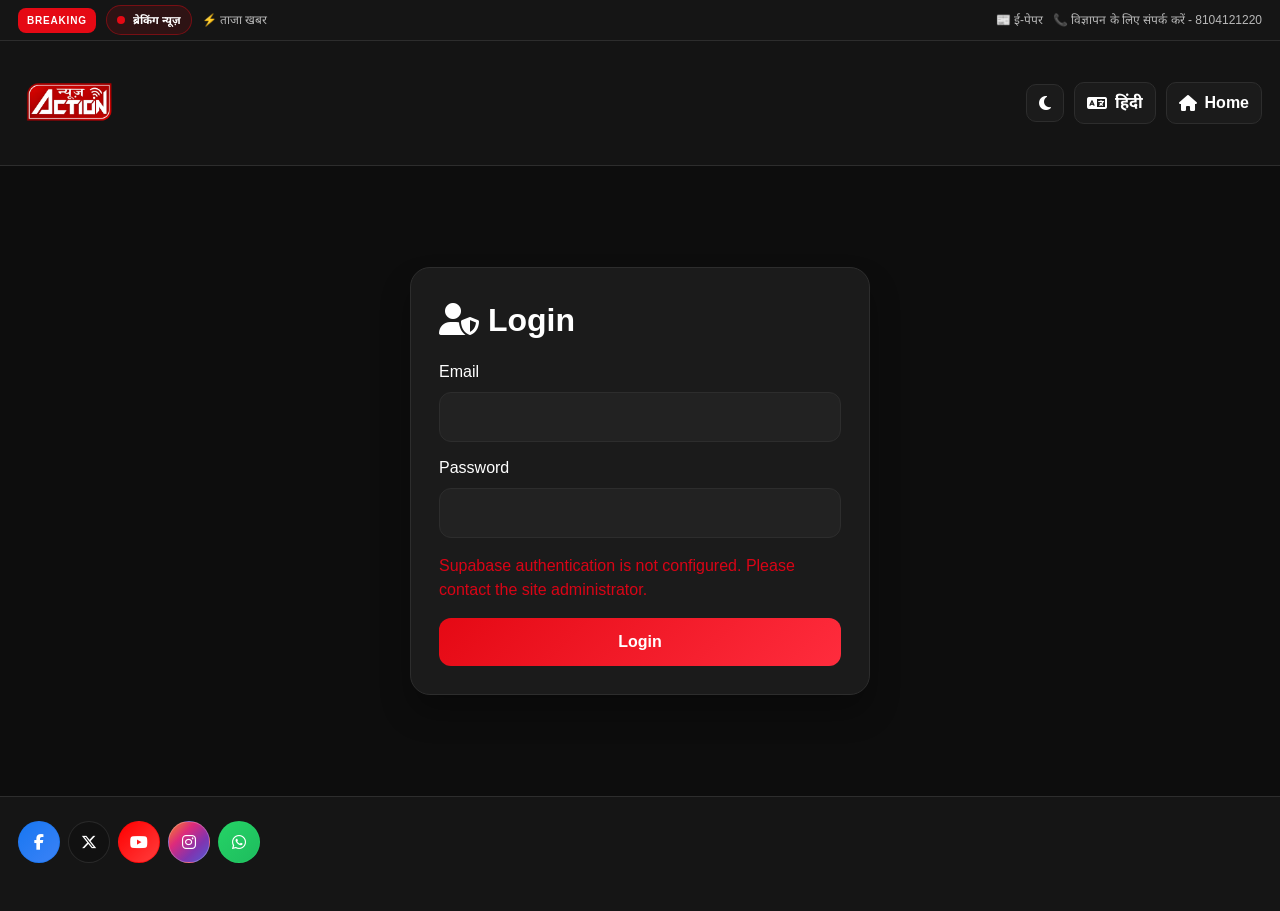
<file: login.html>
<!DOCTYPE html><html lang="hi"><head><meta charset="UTF-8" /><meta name="viewport" content="width=device-width, initial-scale=1.0" /><title>Login | NEWS ACTION TV</title><link rel="preconnect" href="https://fonts.googleapis.com" /><link rel="preconnect" href="https://fonts.gstatic.com" crossorigin /><link href="https://fonts.googleapis.com/css2?family=Inter:wght@400;500;600;700;800;900&family=Noto+Sans+Devanagari:wght@400;500;700;800&display=swap" rel="stylesheet" /><link rel="stylesheet" href="https://cdnjs.cloudflare.com/ajax/libs/font-awesome/6.5.2/css/all.min.css" crossorigin="anonymous" referrerpolicy="no-referrer" /><style>
    :root {
      --bg: #0d0d0d;
      --bg-soft: #151515;
      --panel: #1b1b1b;
      --panel-2: #1f1f1f;
      --panel-3: #242424;
      --text: #ffffff;
      --text-strong: #ffffff;
      --muted: #b8b8b8;
      --muted-2: #8d8d8d;
      --border: #2d2d2d;
      --primary: #e50914;
      --primary-2: #ff2c3d;
      --accent: #ffb25b;
      --shadow: 0 18px 30px rgba(0,0,0,.28);
      --radius: 18px;
      --topbar-bg: #151515;
      --header-bg: rgba(21,21,21,0.96);
    }
    body.theme-light {
      --bg: #f5f6f8;
      --bg-soft: #eef1f4;
      --panel: #ffffff;
      --panel-2: #f8f9fb;
      --panel-3: #f8f9fb;
      --text: #171717;
      --text-strong: #171717;
      --muted: #555555;
      --muted-2: #777777;
      --border: #e5e7eb;
      --primary: #e50914;
      --primary-2: #ff2c3d;
      --accent: #ff9b1c;
      --shadow: 0 18px 30px rgba(17,17,17,0.08);
      --topbar-bg: #ffffff;
      --header-bg: rgba(255,255,255,0.96);
    }
    * { box-sizing: border-box; }
    html { scroll-behavior: smooth; }
    body {
      margin: 0; background: var(--bg); color: var(--text); font-family: "Segoe UI", Arial, "Noto Sans Devanagari", sans-serif;
      line-height: 1.5; overflow-x: hidden;
    }
    img { max-width: 100%; display: block; }
    a { color: inherit; text-decoration: none; }
    button, input, textarea, select { font: inherit; }
    .container { max-width: 1480px; margin: 0 auto; padding: 0 18px; }
    .top-strip { background: var(--topbar-bg); border-bottom: 1px solid var(--border); font-size: 12px; color: var(--muted); position: relative; z-index: 30; }
    .top-strip-inner { display: flex; align-items: center; justify-content: space-between; gap: 14px; min-height: 40px; overflow: hidden; max-width: 1480px; margin: 0 auto; padding: 0 18px; }
    .strip-left, .strip-right { display: flex; align-items: center; gap: 10px; white-space: nowrap; }
    .top-badge { background: var(--primary); color: #fff; font-weight: 800; font-size: 10px; padding: 5px 9px; border-radius: 8px; letter-spacing: 0.08em; text-transform: uppercase; }
    .status-pill { display: inline-flex; align-items: center; gap: 8px; background: rgba(229,9,20,0.12); border: 1px solid rgba(229,9,20,0.4); padding: 6px 10px; border-radius: 999px; color: var(--text); font-size: 11px; font-weight: 700; }
    .status-dot { width:8px; height:8px; border-radius:50%; background: var(--primary); animation: pulse 1.4s infinite; }
    .header { background: var(--header-bg); border-bottom: 1px solid var(--border); position: sticky; top: 0; z-index: 40; backdrop-filter: blur(12px); }
    .header-inner { display: flex; align-items: center; justify-content: space-between; gap: 18px; max-width: 1480px; margin: 0 auto; padding: 10px 18px; }
    .brand { display: flex; align-items: center; gap: 14px; min-width: 0; }
    .brand img { width: auto; height: 72px; object-fit: contain; }
    .brand-logo { height: 75px; width: auto; max-width: 220px; object-fit: contain; display: block; }
    .footer-brand { display: flex; align-items: center; }
    .footer-logo { height: 52px; }
    .nav { display: flex; align-items: center; justify-content: center; gap: 10px; flex-wrap: wrap; }
    .nav a { padding: 8px 10px; border-radius: 10px; color: var(--muted); font-size: 0.92rem; font-weight: 700; transition: all 0.2s ease; }
    .nav a:hover, .nav a.active { color: var(--text); }
    .nav a:hover, .nav a.active { background: rgba(229,9,20,0.11); color: var(--text); box-shadow: inset 0 0 0 1px rgba(229,9,20,0.35); }
    .header-tools { display: flex; align-items: center; gap: 10px; }
    .tool-btn { border: 1px solid var(--border); background: var(--panel); color: var(--text); border-radius: 10px; padding: 8px 12px; cursor: pointer; font-weight: 700; display: inline-flex; align-items: center; justify-content: center; gap: 8px; transition: transform 0.25s ease, box-shadow 0.25s ease, background 0.25s ease, border-color 0.25s ease; }
    .tool-btn:hover { transform: translateY(-1px) scale(1.02); box-shadow: 0 8px 18px rgba(229,9,20,0.12); }
    .tool-btn.primary { background: linear-gradient(135deg, var(--primary), var(--primary-2)); border-color: transparent; color: #fff; }
    .tool-btn.icon-only { width: 38px; height: 38px; padding: 0; }
    .theme-toggle, .lang-toggle { display: inline-flex; align-items: center; gap: 8px; }
    .mobile-toggle { display: none; }
    .socials { display: inline-flex; align-items: center; gap: 8px; }
    .socials a { width: 34px; height: 34px; display: grid; place-items: center; border-radius: 50%; border: 1px solid var(--border); background: var(--panel); color: var(--text); transition: transform 0.3s ease, box-shadow 0.3s ease, filter 0.3s ease; }
    .socials a:hover { transform: translateY(-3px) scale(1.08); box-shadow: 0 12px 22px rgba(0,0,0,0.25); }
    .socials a.facebook { background: linear-gradient(135deg, #1877f2, #3b82f6); border-color: rgba(24,119,242,0.5); color: #fff; }
    .socials a.youtube { background: linear-gradient(135deg, #ff0000, #ff3d3d); border-color: rgba(255,0,0,0.5); color: #fff; }
    .socials a.instagram { background: linear-gradient(135deg, #f58529, #dd2a7b, #8134af, #515bd4); border-color: rgba(255,255,255,0.25); color: #fff; }
    .socials a.whatsapp { background: linear-gradient(135deg, #25d366, #1ebc5e); border-color: rgba(37,211,102,0.5); color: #fff; }
    .socials a.x-link { background: linear-gradient(135deg, #111111, #3a3a3a); border-color: rgba(255,255,255,0.1); color: #fff; }
    body.theme-light .socials a.x-link { background: #111111; color: #ffffff; }
    .ticker { background: linear-gradient(90deg, rgba(229,9,20,0.16), rgba(255,30,45,0.06), rgba(17,17,17,0.9)); border-top: 1px solid rgba(229,9,20,0.3); border-bottom: 1px solid var(--border); overflow: hidden; white-space: nowrap; }
    .ticker-inner { display: inline-block; min-width: 100%; padding: 12px 0; animation: tickerScroll 26s linear infinite; }
    .ticker-item { display: inline-flex; align-items: center; gap: 18px; padding: 0 28px; font-weight: 800; }
    .ticker-item span:last-child { color: var(--muted); font-weight: 600; }
    @keyframes tickerScroll { 0% { transform: translateX(0); } 100% { transform: translateX(-50%); } }
    @keyframes pulse { 0% { transform: scale(1); opacity: 1; } 50% { transform: scale(1.2); opacity: .8; } 100% { transform: scale(1); opacity: 1; } }
    main { padding: 26px 0 42px; }
    .page-grid { display: grid; grid-template-columns: 230px minmax(0, 1fr) 300px; gap: 22px; }
    .panel { background: var(--panel); border: 1px solid var(--border); border-radius: var(--radius); box-shadow: var(--shadow); }
    .sidebar-group { padding: 18px 16px; }
    .left-column, .right-column { position: sticky; top: 118px; align-self: start; height: fit-content; }
    .side-title { margin: 0 0 14px; font-size: 0.9rem; letter-spacing: .08em; text-transform: uppercase; color: var(--muted); }
    .side-list { list-style: none; padding: 0; margin: 0; display: grid; gap: 10px; }
    .side-list a { display: flex; justify-content: space-between; align-items: center; padding: 11px 12px; border: 1px solid var(--border); border-radius: 12px; background: rgba(255,255,255,0.02); color: var(--muted); transition: transform 0.3s ease, background 0.3s ease, border-color 0.3s ease, box-shadow 0.3s ease; }
    .side-list a:hover, .side-list a.active { background: rgba(229,9,20,0.12); color: var(--text); border-color: rgba(229,9,20,0.45); box-shadow: inset 0 0 0 1px rgba(229,9,20,0.25); transform: translateX(2px); }
    .main-column { display: grid; gap: 24px; }
    .hero { overflow: hidden; }
    .hero-media { position: relative; }
    .hero-media img { width: 100%; height: 420px; object-fit: cover; }
    .hero-overlay { position: absolute; inset: 0; background: linear-gradient(180deg, rgba(0,0,0,0.18), rgba(0,0,0,0.72)); }
    .hero-copy { position: absolute; left: 24px; right: 24px; bottom: 22px; }
    .hero-tag { display: inline-block; background: var(--primary); color: white; padding: 7px 12px; border-radius: 999px; font-size: 11px; font-weight: 800; letter-spacing: .08em; text-transform: uppercase; margin-bottom: 12px; }
    .hero-copy h1 { margin: 0 0 10px; font-size: clamp(2rem, 3vw, 3.1rem); line-height: 1.08; }
    .hero-copy p { margin: 0; max-width: 700px; color: var(--muted); }
    .section-head { display: flex; justify-content: space-between; align-items: center; margin-bottom: 15px; }
    .section-head h2 { margin: 0; font-size: 1.3rem; }
    .section-head a { color: var(--primary); font-weight: 800; font-size: 0.8rem; }
    .story-grid { display: grid; grid-template-columns: repeat(3, minmax(0, 1fr)); gap: 18px; }
    .story-card { background: var(--panel); border: 1px solid var(--border); border-radius: var(--radius); overflow: hidden; transition: transform 0.3s ease, box-shadow 0.3s ease; }
    .story-card:hover { transform: translateY(-4px); box-shadow: 0 18px 28px rgba(0,0,0,0.18); }
    .story-card img { height: 180px; width: 100%; object-fit: cover; display: block; transition: transform 0.3s ease; }
    .story-card:hover img { transform: scale(1.05); }
    .story-card .body { padding: 14px; }
    .story-card h3 { margin: 0 0 8px; font-size: 1.04rem; line-height: 1.4; }
    .story-card p { margin: 0; color: var(--muted); font-size: 0.9rem; }
    .meta { display: flex; justify-content: space-between; align-items: center; gap: 8px; margin-top: 10px; font-size: 0.75rem; color: var(--muted-2); text-transform: uppercase; letter-spacing: 0.04em; }
    .list-stack { display: grid; gap: 16px; }
    .mini-story { display: grid; grid-template-columns: 116px 1fr; gap: 12px; background: rgba(255,255,255,0.02); border: 1px solid var(--border); border-radius: 14px; padding: 10px; transition: transform 0.3s ease, box-shadow 0.3s ease; }
    .mini-story:hover { transform: translateY(-3px); box-shadow: 0 12px 22px rgba(0,0,0,0.14); }
    .mini-story img { height: 92px; object-fit: cover; border-radius: 10px; width: 100%; display: block; transition: transform 0.3s ease; }
    .mini-story:hover img { transform: scale(1.05); }
    .mini-story h4 { margin: 0 0 4px; font-size: 0.95rem; }
    .mini-story p { margin: 0; color: var(--muted); font-size: 0.8rem; }
    .box, .live-box { padding: 18px 16px; }
    .live-line { display: flex; justify-content: space-between; align-items: center; margin-bottom: 12px; }
    .live-line h3 { margin: 0; }
    .update-list { list-style: none; margin: 0; padding: 0; display: grid; gap: 12px; }
    .update-list li { display: flex; gap: 10px; align-items: flex-start; padding: 10px 0; border-bottom: 1px solid var(--border); }
    .update-list li:last-child { border-bottom: 0; }
    .bullet { width: 10px; height: 10px; border-radius: 50%; background: var(--primary); margin-top: 7px; }
    .update-list strong { display: block; margin-bottom: 5px; font-size: 0.9rem; }
    .update-list span { color: var(--muted); font-size: 0.78rem; }
    .ad-box { min-height: 230px; display: grid; place-items: center; text-align: center; background: linear-gradient(135deg, rgba(229,9,20,0.38), rgba(255,174,66,0.18)); border: 1px solid rgba(229,9,20,0.35); border-radius: var(--radius); font-weight: 900; text-transform: uppercase; letter-spacing: 0.08em; }
    .ad-box small { display: block; margin-top: 8px; font-size: 0.7rem; letter-spacing: 0.12em; color: var(--muted); }
    .video-grid { display: grid; grid-template-columns: repeat(3, minmax(0,1fr)); gap: 18px; }
    .video-card { background: var(--panel); border: 1px solid var(--border); border-radius: 18px; overflow: hidden; }
    .video-thumb { position: relative; }
    .video-thumb img { width:100%; height:220px; object-fit:cover; }
    .play-badge { position:absolute; inset:0; display:grid; place-items:center; }
    .play-badge span { width:64px; height:64px; display:grid; place-items:center; border-radius:50%; background: rgba(229,9,20,0.9); font-size:1.2rem; }
    .video-details { padding: 14px; }
    .video-details h3 { margin:0 0 6px; font-size:1.04rem; }
    .video-details p { margin:0 0 12px; color: var(--muted); font-size:0.8rem; }
    .video-link { display:inline-block; color: #fff; background: linear-gradient(135deg, var(--primary), var(--primary-2)); padding: 9px 12px; border-radius: 10px; font-size:0.8rem; font-weight:800; }
    .article-shell { display: grid; gap: 22px; }
    .article-hero img { width:100%; height: 360px; object-fit: cover; border-radius: 18px; }
    .article-body { background: var(--panel); border: 1px solid var(--border); border-radius: 18px; padding: 24px; }
    .article-body h1 { margin:0 0 12px; font-size: clamp(2rem, 3vw, 3rem); line-height: 1.15; }
    .article-body p { margin:0 0 16px; color: var(--text); font-size: 1.02rem; }
    .contact-grid { display:grid; grid-template-columns: 1.1fr 0.9fr; gap: 20px; }
    .card-pad { padding: 22px; }
    .field { display: grid; gap: 8px; margin-bottom: 14px; }
    .field input, .field textarea, .field select { width:100%; padding: 12px 14px; border-radius: 12px; border:1px solid var(--border); background: rgba(255,255,255,0.03); color: var(--text); }
    .submit-btn { border:none; background: linear-gradient(135deg, var(--primary), var(--primary-2)); color:#fff; font-weight:800; padding: 12px 18px; border-radius: 12px; cursor: pointer; }
    .top-meta { display:flex; align-items:center; gap:8px; color:var(--muted); font-size:0.82rem; }
    .icon-list { display:grid; gap:10px; list-style:none; margin: 0; padding:0; }
    .icon-list li { display:flex; align-items:center; gap:10px; color: var(--muted); }
    footer { background: var(--header-bg); border-top: 1px solid var(--border); padding: 24px 0 48px; }
    .footer-inner { display:flex; justify-content:space-between; align-items:center; flex-wrap:wrap; gap:20px; }
    .footer-links { display:flex; gap:18px; flex-wrap:wrap; color: var(--muted); }
    .muted { color: var(--muted); }
    .page-shell { padding: 28px 0 40px; }
    .admin-layout { display:grid; grid-template-columns: 260px minmax(0,1fr); gap: 20px; }
    .admin-sidebar { padding: 20px 18px; }
    .nav-stack { display:grid; gap:10px; }
    .nav-stack a { display:flex; align-items:center; gap:10px; padding:10px 12px; border-radius: 12px; border:1px solid var(--border); color: var(--muted); background: rgba(255,255,255,0.02); }
    .nav-stack a.main { background: rgba(229,9,20,0.12); border-color: rgba(229,9,20,0.4); color: var(--text); }
    .admin-main { display:grid; gap:20px; }
    .stats-grid { display:grid; grid-template-columns: repeat(4, minmax(0,1fr)); gap:16px; }
    .stat-card { padding:20px; }
    .stat-card h3 { margin:0; font-size: 2rem; }
    .stat-card p { margin:8px 0 0; color: var(--muted); }
    .dashboard-grid { display:grid; grid-template-columns: 1.2fr 0.8fr; gap:18px; }
    .template-list { list-style:none; margin:0; padding:0; display:grid; gap:12px; }
    .template-list li { border:1px solid var(--border); border-radius: 12px; padding: 12px 14px; color: var(--muted); }
    .login-wrap { display:grid; place-items:center; min-height:70vh; padding: 40px 18px; }
    .login-box { width: min(460px, 100%); padding: 28px; border-radius: 20px; background: var(--panel); border:1px solid var(--border); box-shadow: var(--shadow); }
    .login-box h1 { margin:0 0 16px; }
    @media (max-width:1180px) {
      .page-grid { grid-template-columns: 210px minmax(0,1fr) 280px; }
      .story-grid, .video-grid { grid-template-columns: repeat(2, minmax(0,1fr)); }
      .stats-grid { grid-template-columns: repeat(2, minmax(0,1fr)); }
    }
    @media (max-width: 980px) {
      .brand-logo { height: 50px; }
      .nav { display:none; }
      .nav.open { display:flex; position: absolute; top: 100%; left: 18px; right: 18px; background: var(--panel); border: 1px solid var(--border); border-radius: 14px; padding: 10px; flex-direction: column; align-items: stretch; box-shadow: var(--shadow); }
      .header-inner { position: relative; }
      .mobile-toggle { display: inline-flex; }
      .left-column, .right-column { position: static; }
      .page-grid { grid-template-columns: 1fr; }
      .story-grid, .video-grid, .contact-grid, .dashboard-grid, .stats-grid { grid-template-columns: 1fr; }
      .brand img { width: auto; height: 52px; }
      .header-tools { margin-left: auto; }
    }
    @media (max-width: 640px) {
      .top-strip-inner { flex-wrap: wrap; justify-content: center; padding-top: 8px; padding-bottom: 8px; }
      .strip-right, .strip-left { white-space: normal; flex-wrap: wrap; justify-content: center; }
      .hero-media img { height: 300px; }
      .hero-copy { left: 16px; right:16px; bottom:16px; }
      .mini-story { grid-template-columns: 1fr; }
    }
</style><link rel="stylesheet" href="assets/css/theme-overrides.css" /></head><body><div class="top-strip"><div class="top-strip-inner"><div class="strip-left"><span class="top-badge">Breaking</span><span class="status-pill"><span class="status-dot"></span><span>ब्रेकिंग न्यूज़</span></span><span>⚡ ताजा खबर</span></div><div class="strip-right"><span>📰 ई-पेपर</span><span>📞 विज्ञापन के लिए संपर्क करें - 8104121220</span></div></div></div><header class="header"><div class="header-inner"><div class="brand"><img src="assets/images/logo.jpeg" alt="NEWS ACTION TV" class="brand-logo" /></div><div class="header-tools"><button class="tool-btn icon-only theme-toggle" data-theme-toggle aria-label="Toggle theme"><i class="fa-solid fa-moon"></i></button><button class="tool-btn lang-toggle" data-lang-toggle aria-label="Toggle language"><i class="fa-solid fa-language"></i> <span data-lang-label>हिंदी</span></button><a href="index.html" class="tool-btn"><i class="fa-solid fa-house"></i> Home</a></div></div></header><main class="login-wrap"><div class="login-box"><h1><i class="fa-solid fa-user-shield"></i> Login</h1><form data-admin-login novalidate>
  <div class="field"><label for="admin-email">Email</label><input id="admin-email" name="email" type="email" autocomplete="username" required /></div>
  <div class="field"><label for="admin-password">Password</label><input id="admin-password" name="password" type="password" autocomplete="current-password" required /></div>
  <p class="cms-message" data-login-message aria-live="polite"></p>
  <button type="submit" class="submit-btn" style="width:100%;">Login</button>
</form></div></main><footer><div class="container footer-inner"><div class="socials"><a href="https://www.facebook.com/share/1DkvCJDCFk/" target="_blank" rel="noopener noreferrer" aria-label="Facebook" class="facebook"><i class="fa-brands fa-facebook-f"></i></a><a href="https://x.com/newsactiontv" target="_blank" rel="noopener noreferrer" aria-label="X" class="x-link"><i class="fa-brands fa-x-twitter"></i></a><a href="https://youtube.com/@newsactiontv6323?si=QFgnQDTZoaAnHGNd" target="_blank" rel="noopener noreferrer" aria-label="YouTube" class="youtube"><i class="fa-brands fa-youtube"></i></a><a href="https://www.instagram.com/shrmaa_d?stkn=MXhnb2pydTF2d295aQ==" target="_blank" rel="noopener noreferrer" aria-label="Instagram" class="instagram"><i class="fa-brands fa-instagram"></i></a><a href="https://wa.me/918104121220" target="_blank" rel="noopener noreferrer" aria-label="WhatsApp" class="whatsapp"><i class="fa-brands fa-whatsapp"></i></a></div></div></footer><script>(() => { const body = document.body; const themeToggle = document.querySelector('[data-theme-toggle]'); const langToggle = document.querySelector('[data-lang-toggle]'); const savedTheme = localStorage.getItem('newsActionTheme') || 'dark'; const savedLang = localStorage.getItem('newsActionLang') || 'hi'; function setTheme(theme) { body.classList.toggle('theme-light', theme === 'light'); localStorage.setItem('newsActionTheme', theme); if (themeToggle) themeToggle.innerHTML = theme === 'light' ? '<i class="fa-solid fa-sun"></i>' : '<i class="fa-solid fa-moon"></i>'; } function setLang(lang) { const langLabel = document.querySelector('[data-lang-label]'); if (langLabel) langLabel.textContent = lang === 'en' ? 'English' : 'हिंदी'; localStorage.setItem('newsActionLang', lang); } setTheme(savedTheme); setLang(savedLang); if (themeToggle) themeToggle.addEventListener('click', () => setTheme(body.classList.contains('theme-light') ? 'dark' : 'light')); if (langToggle) langToggle.addEventListener('click', () => setLang(document.querySelector('[data-lang-label]').textContent === 'English' ? 'hi' : 'en')); })();</script><script type="module" src="assets/js/cms.js"></script></body></html>
</file>
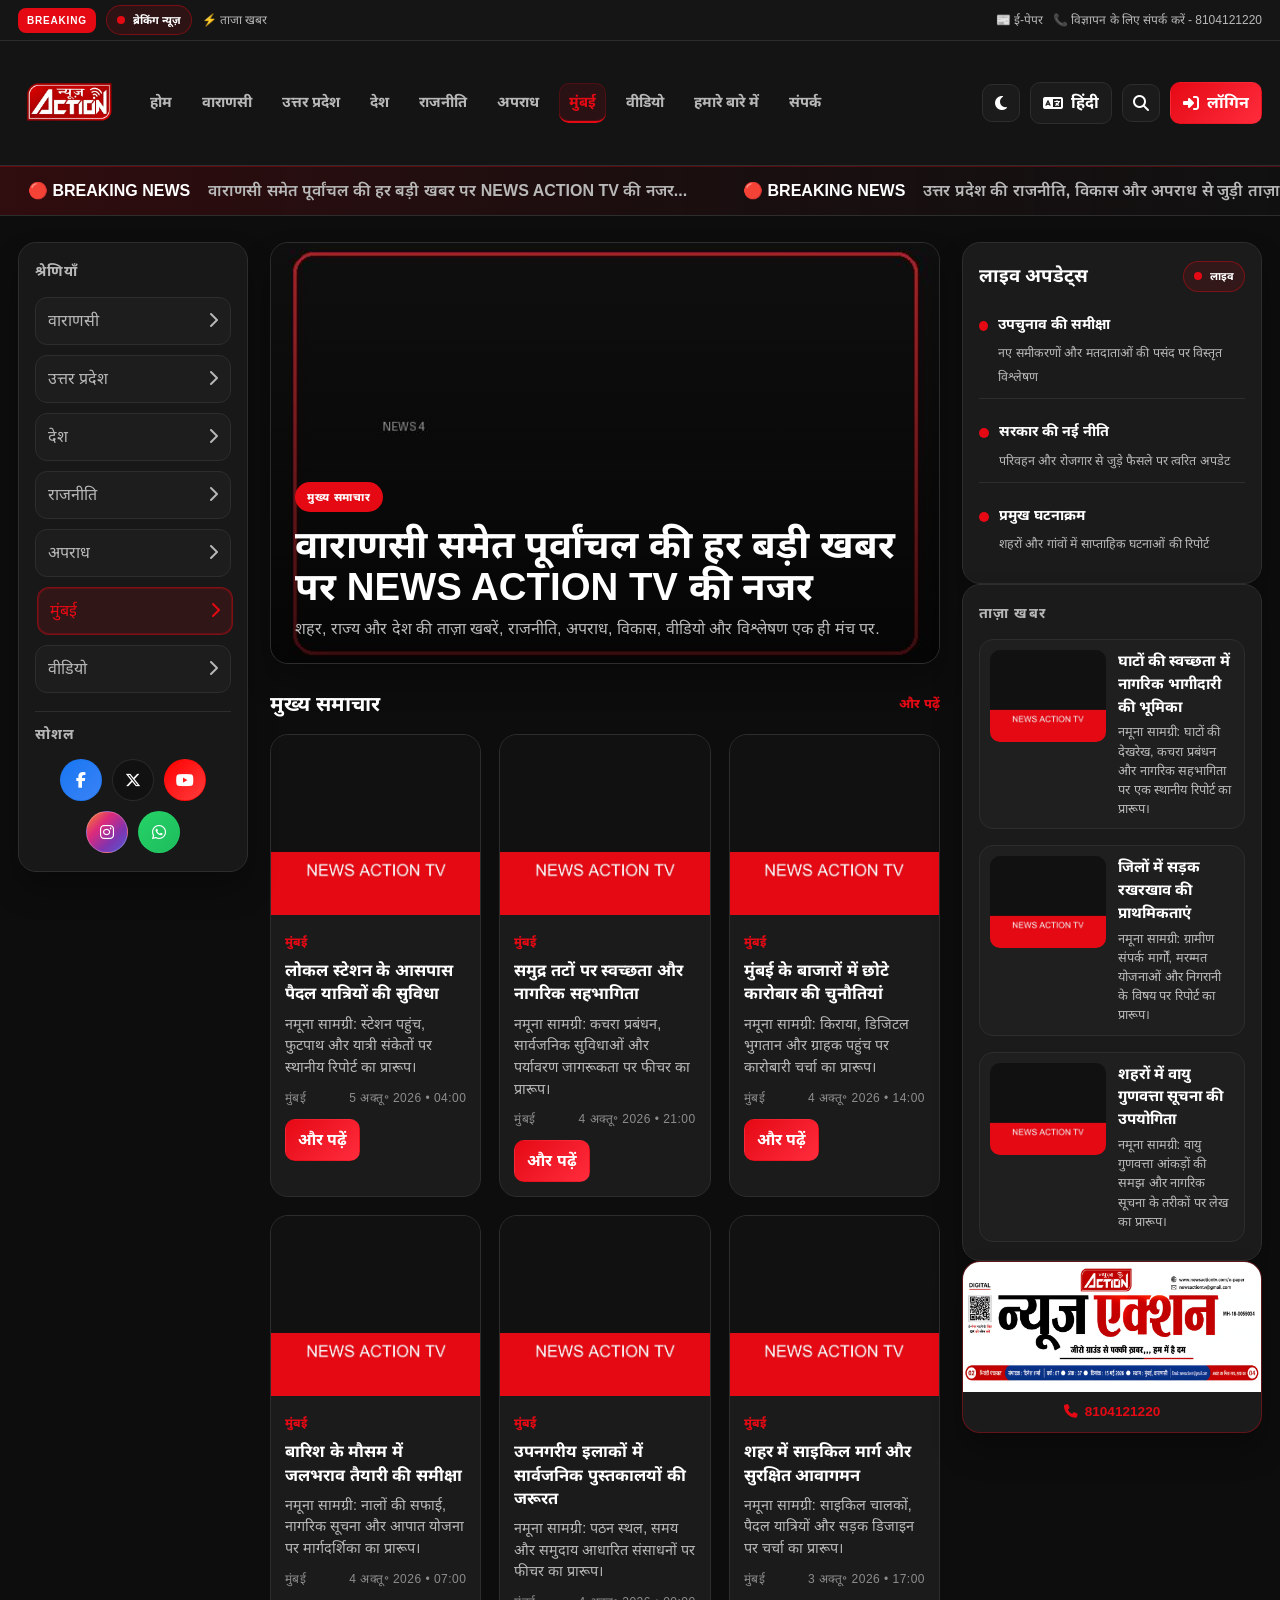
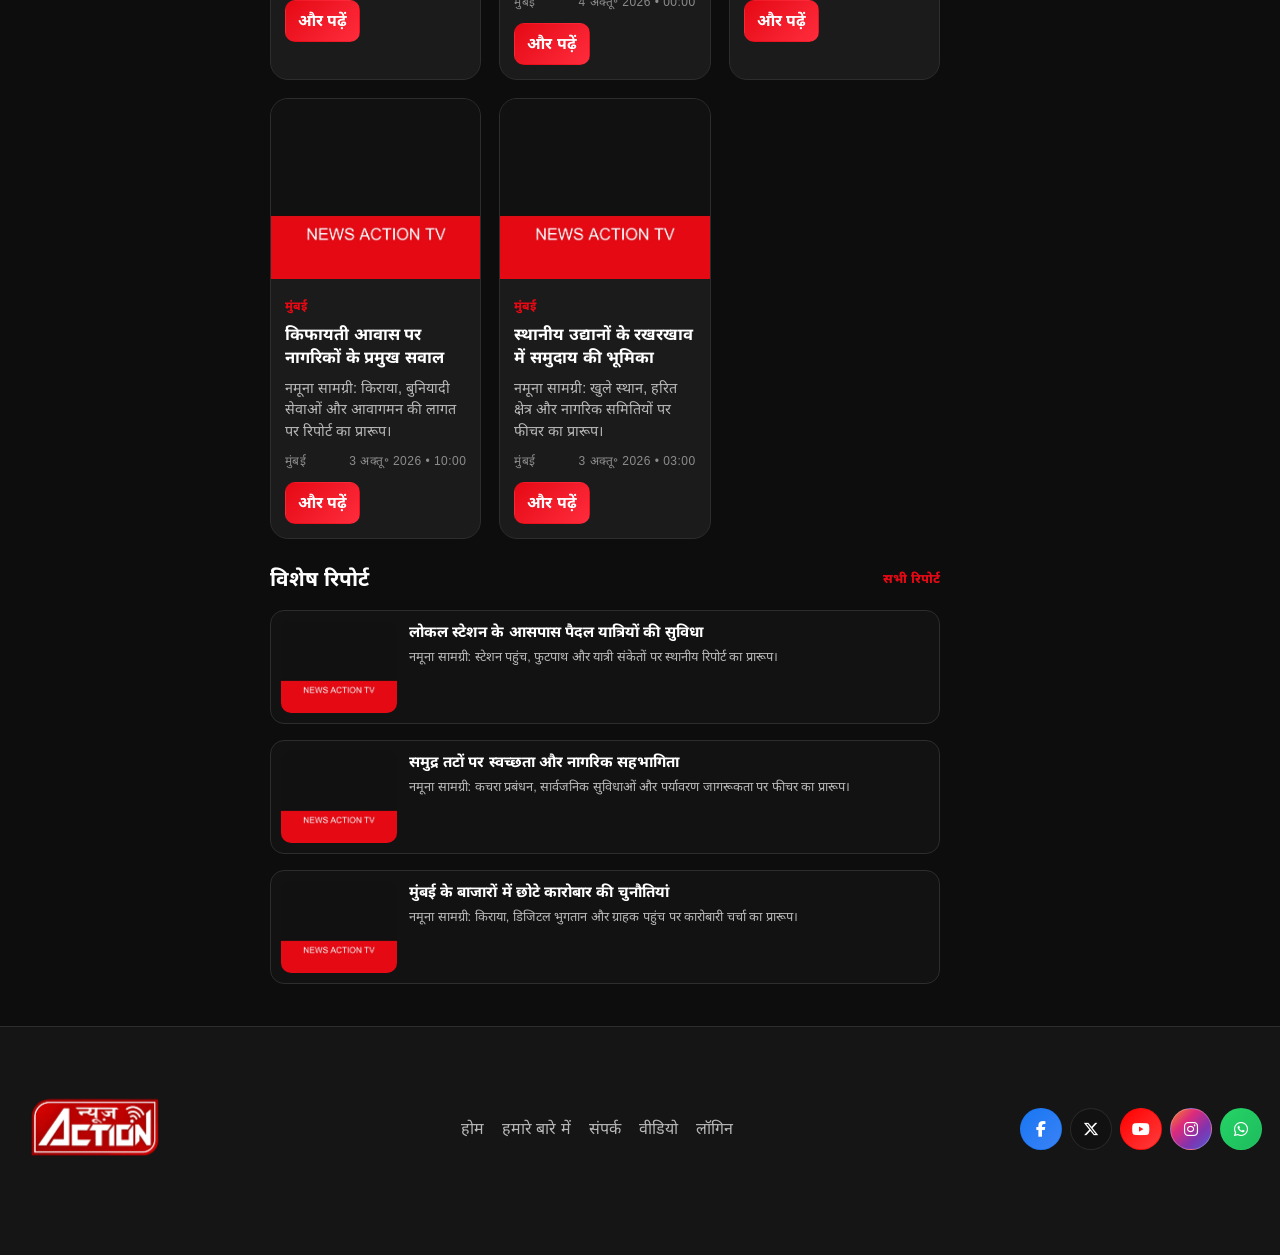
<file: mumbai.html>
<!DOCTYPE html><html lang="hi"><head><meta charset="UTF-8" /><meta name="viewport" content="width=device-width, initial-scale=1.0" /><title>मुंबई | NEWS ACTION TV</title><link rel="preconnect" href="https://fonts.googleapis.com" /><link rel="preconnect" href="https://fonts.gstatic.com" crossorigin /><link href="https://fonts.googleapis.com/css2?family=Inter:wght@400;500;600;700;800;900&family=Noto+Sans+Devanagari:wght@400;500;700;800&display=swap" rel="stylesheet" /><link rel="stylesheet" href="https://cdnjs.cloudflare.com/ajax/libs/font-awesome/6.5.2/css/all.min.css" crossorigin="anonymous" referrerpolicy="no-referrer" /><style>
    :root {
      --bg: #0d0d0d;
      --bg-soft: #151515;
      --panel: #1b1b1b;
      --panel-2: #1f1f1f;
      --panel-3: #242424;
      --text: #ffffff;
      --text-strong: #ffffff;
      --muted: #b8b8b8;
      --muted-2: #8d8d8d;
      --border: #2d2d2d;
      --primary: #e50914;
      --primary-2: #ff2c3d;
      --accent: #ffb25b;
      --shadow: 0 18px 30px rgba(0,0,0,.28);
      --radius: 18px;
      --topbar-bg: #151515;
      --header-bg: rgba(21,21,21,0.96);
    }
    body.theme-light {
      --bg: #f5f6f8;
      --bg-soft: #eef1f4;
      --panel: #ffffff;
      --panel-2: #f8f9fb;
      --panel-3: #f8f9fb;
      --text: #171717;
      --text-strong: #171717;
      --muted: #555555;
      --muted-2: #777777;
      --border: #e5e7eb;
      --primary: #e50914;
      --primary-2: #ff2c3d;
      --accent: #ff9b1c;
      --shadow: 0 18px 30px rgba(17,17,17,0.08);
      --topbar-bg: #ffffff;
      --header-bg: rgba(255,255,255,0.96);
    }
    * { box-sizing: border-box; }
    html { scroll-behavior: smooth; }
    body {
      margin: 0; background: var(--bg); color: var(--text); font-family: "Segoe UI", Arial, "Noto Sans Devanagari", sans-serif;
      line-height: 1.5; overflow-x: hidden;
    }
    img { max-width: 100%; display: block; }
    a { color: inherit; text-decoration: none; }
    button, input, textarea, select { font: inherit; }
    .container { max-width: 1480px; margin: 0 auto; padding: 0 18px; }
    .top-strip { background: var(--topbar-bg); border-bottom: 1px solid var(--border); font-size: 12px; color: var(--muted); position: relative; z-index: 30; }
    .top-strip-inner { display: flex; align-items: center; justify-content: space-between; gap: 14px; min-height: 40px; overflow: hidden; max-width: 1480px; margin: 0 auto; padding: 0 18px; }
    .strip-left, .strip-right { display: flex; align-items: center; gap: 10px; white-space: nowrap; }
    .top-badge { background: var(--primary); color: #fff; font-weight: 800; font-size: 10px; padding: 5px 9px; border-radius: 8px; letter-spacing: 0.08em; text-transform: uppercase; }
    .status-pill { display: inline-flex; align-items: center; gap: 8px; background: rgba(229,9,20,0.12); border: 1px solid rgba(229,9,20,0.4); padding: 6px 10px; border-radius: 999px; color: var(--text); font-size: 11px; font-weight: 700; }
    .status-dot { width:8px; height:8px; border-radius:50%; background: var(--primary); animation: pulse 1.4s infinite; }
    .header { background: var(--header-bg); border-bottom: 1px solid var(--border); position: sticky; top: 0; z-index: 40; backdrop-filter: blur(12px); }
    .header-inner { display: flex; align-items: center; justify-content: space-between; gap: 18px; max-width: 1480px; margin: 0 auto; padding: 10px 18px; }
    .brand { display: flex; align-items: center; gap: 14px; min-width: 0; }
    .brand img { width: auto; height: 72px; object-fit: contain; }
    .brand-logo { height: 75px; width: auto; max-width: 220px; object-fit: contain; display: block; }
    .footer-brand { display: flex; align-items: center; }
    .footer-logo { height: 52px; }
    .nav { display: flex; align-items: center; justify-content: center; gap: 10px; flex-wrap: wrap; position: relative; z-index: 30; }
    .nav a, .side-list a { position: relative; z-index: 1; cursor: pointer; pointer-events: auto; }
    .nav a { display: inline-flex; align-items: center; padding: 8px 10px; border-radius: 10px; color: var(--muted); font-size: 0.92rem; font-weight: 700; border-bottom: 2px solid transparent; transition: all 0.3s ease; }
    .nav a:hover { color: var(--primary); background: rgba(229,9,20,0.08); transform: translateY(-1px); }
    .nav a.active { background: rgba(229,9,20,0.10); color: var(--primary); border-bottom-color: var(--primary); box-shadow: inset 0 0 0 1px rgba(229,9,20,0.18); }
    .header-tools { display: flex; align-items: center; gap: 10px; }
    .tool-btn { border: 1px solid var(--border); background: var(--panel); color: var(--text); border-radius: 10px; padding: 8px 12px; cursor: pointer; font-weight: 700; display: inline-flex; align-items: center; justify-content: center; gap: 8px; transition: transform 0.25s ease, box-shadow 0.25s ease, background 0.25s ease, border-color 0.25s ease; }
    .tool-btn:hover { transform: translateY(-1px) scale(1.02); box-shadow: 0 8px 18px rgba(229,9,20,0.12); }
    .tool-btn.primary { background: linear-gradient(135deg, var(--primary), var(--primary-2)); border-color: transparent; color: #fff; }
    .tool-btn.icon-only { width: 38px; height: 38px; padding: 0; }
    .theme-toggle, .lang-toggle { display: inline-flex; align-items: center; gap: 8px; }
    .mobile-toggle { display: none; }
    .socials { display: inline-flex; align-items: center; gap: 8px; }
    .socials a { width: 34px; height: 34px; display: grid; place-items: center; border-radius: 50%; border: 1px solid var(--border); background: var(--panel); color: var(--text); transition: transform 0.3s ease, box-shadow 0.3s ease, filter 0.3s ease; }
    .socials a:hover { transform: translateY(-3px) scale(1.08); box-shadow: 0 12px 22px rgba(0,0,0,0.25); }
    .socials a.facebook { background: linear-gradient(135deg, #1877f2, #3b82f6); border-color: rgba(24,119,242,0.5); color: #fff; }
    .socials a.youtube { background: linear-gradient(135deg, #ff0000, #ff3d3d); border-color: rgba(255,0,0,0.5); color: #fff; }
    .socials a.instagram { background: linear-gradient(135deg, #f58529, #dd2a7b, #8134af, #515bd4); border-color: rgba(255,255,255,0.25); color: #fff; }
    .socials a.whatsapp { background: linear-gradient(135deg, #25d366, #1ebc5e); border-color: rgba(37,211,102,0.5); color: #fff; }
    .socials a.x-link { background: linear-gradient(135deg, #111111, #3a3a3a); border-color: rgba(255,255,255,0.1); color: #fff; }
    body.theme-light .socials a.x-link { background: #111111; color: #ffffff; }
    .ticker { background: linear-gradient(90deg, rgba(229,9,20,0.16), rgba(255,30,45,0.06), rgba(17,17,17,0.9)); border-top: 1px solid rgba(229,9,20,0.3); border-bottom: 1px solid var(--border); overflow: hidden; white-space: nowrap; }
    .ticker-inner { display: inline-block; min-width: 100%; padding: 12px 0; animation: tickerScroll 26s linear infinite; }
    .ticker-item { display: inline-flex; align-items: center; gap: 18px; padding: 0 28px; font-weight: 800; }
    .ticker-item span:last-child { color: var(--muted); font-weight: 600; }
    @keyframes tickerScroll { 0% { transform: translateX(0); } 100% { transform: translateX(-50%); } }
    @keyframes pulse { 0% { transform: scale(1); opacity: 1; } 50% { transform: scale(1.2); opacity: .8; } 100% { transform: scale(1); opacity: 1; } }
    main { padding: 26px 0 42px; }
    .page-grid { display: grid; grid-template-columns: 230px minmax(0, 1fr) 300px; gap: 22px; }
    .panel { background: var(--panel); border: 1px solid var(--border); border-radius: var(--radius); box-shadow: var(--shadow); }
    .sidebar-group { padding: 18px 16px; }
    .left-column, .right-column { position: sticky; top: 118px; align-self: start; height: fit-content; }
    .side-title { margin: 0 0 14px; font-size: 0.9rem; letter-spacing: .08em; text-transform: uppercase; color: var(--muted); }
    .side-list { list-style: none; padding: 0; margin: 0; display: grid; gap: 10px; }
    .side-list a { display: flex; justify-content: space-between; align-items: center; padding: 11px 12px; border: 1px solid var(--border); border-radius: 12px; background: rgba(255,255,255,0.02); color: var(--muted); transition: transform 0.3s ease, background 0.3s ease, border-color 0.3s ease, box-shadow 0.3s ease; }
    .side-list a:hover, .side-list a.active { background: rgba(229,9,20,0.12); color: var(--primary); border-color: rgba(229,9,20,0.45); box-shadow: inset 0 0 0 1px rgba(229,9,20,0.25); transform: translateX(2px); }
    .main-column { display: grid; gap: 24px; }
    .hero { overflow: hidden; }
    .hero-media { position: relative; }
    .hero-media img { width: 100%; height: 420px; object-fit: cover; }
    .hero-overlay { position: absolute; inset: 0; background: linear-gradient(180deg, rgba(0,0,0,0.18), rgba(0,0,0,0.72)); }
    .hero-copy { position: absolute; left: 24px; right: 24px; bottom: 22px; }
    .hero-tag { display: inline-block; background: var(--primary); color: white; padding: 7px 12px; border-radius: 999px; font-size: 11px; font-weight: 800; letter-spacing: .08em; text-transform: uppercase; margin-bottom: 12px; }
    .hero-copy h1 { margin: 0 0 10px; font-size: clamp(2rem, 3vw, 3.1rem); line-height: 1.08; }
    .hero-copy p { margin: 0; max-width: 700px; color: var(--muted); }
    .section-head { display: flex; justify-content: space-between; align-items: center; margin-bottom: 15px; }
    .section-head h2 { margin: 0; font-size: 1.3rem; }
    .section-head a { color: var(--primary); font-weight: 800; font-size: 0.8rem; }
    .story-grid { display: grid; grid-template-columns: repeat(3, minmax(0, 1fr)); gap: 18px; }
    .story-card { background: var(--panel); border: 1px solid var(--border); border-radius: var(--radius); overflow: hidden; transition: transform 0.3s ease, box-shadow 0.3s ease; }
    .story-card:hover { transform: translateY(-4px); box-shadow: 0 18px 28px rgba(0,0,0,0.18); }
    .story-card img { height: 180px; width: 100%; object-fit: cover; display: block; transition: transform 0.3s ease; }
    .story-card:hover img { transform: scale(1.05); }
    .story-card .body { padding: 14px; }
    .story-card h3 { margin: 0 0 8px; font-size: 1.04rem; line-height: 1.4; }
    .story-card p { margin: 0; color: var(--muted); font-size: 0.9rem; }
    .meta { display: flex; justify-content: space-between; align-items: center; gap: 8px; margin-top: 10px; font-size: 0.75rem; color: var(--muted-2); text-transform: uppercase; letter-spacing: 0.04em; }
    .list-stack { display: grid; gap: 16px; }
    .mini-story { display: grid; grid-template-columns: 116px 1fr; gap: 12px; background: rgba(255,255,255,0.02); border: 1px solid var(--border); border-radius: 14px; padding: 10px; transition: transform 0.3s ease, box-shadow 0.3s ease; }
    .mini-story:hover { transform: translateY(-3px); box-shadow: 0 12px 22px rgba(0,0,0,0.14); }
    .mini-story img { height: 92px; object-fit: cover; border-radius: 10px; width: 100%; display: block; transition: transform 0.3s ease; }
    .mini-story:hover img { transform: scale(1.05); }
    .mini-story h4 { margin: 0 0 4px; font-size: 0.95rem; }
    .mini-story p { margin: 0; color: var(--muted); font-size: 0.8rem; }
    .box, .live-box { padding: 18px 16px; }
    .live-line { display: flex; justify-content: space-between; align-items: center; margin-bottom: 12px; }
    .live-line h3 { margin: 0; }
    .update-list { list-style: none; margin: 0; padding: 0; display: grid; gap: 12px; }
    .update-list li { display: flex; gap: 10px; align-items: flex-start; padding: 10px 0; border-bottom: 1px solid var(--border); }
    .update-list li:last-child { border-bottom: 0; }
    .bullet { width: 10px; height: 10px; border-radius: 50%; background: var(--primary); margin-top: 7px; }
    .update-list strong { display: block; margin-bottom: 5px; font-size: 0.9rem; }
    .update-list span { color: var(--muted); font-size: 0.78rem; }
    .ad-box { min-height: 230px; display: grid; place-items: center; text-align: center; background: linear-gradient(135deg, rgba(229,9,20,0.38), rgba(255,174,66,0.18)); border: 1px solid rgba(229,9,20,0.35); border-radius: var(--radius); font-weight: 900; text-transform: uppercase; letter-spacing: 0.08em; }
    .ad-box small { display: block; margin-top: 8px; font-size: 0.7rem; letter-spacing: 0.12em; color: var(--muted); }
    .video-grid { display: grid; grid-template-columns: repeat(3, minmax(0,1fr)); gap: 18px; }
    .video-card { background: var(--panel); border: 1px solid var(--border); border-radius: 18px; overflow: hidden; }
    .video-thumb { position: relative; }
    .video-thumb img { width:100%; height:220px; object-fit:cover; }
    .play-badge { position:absolute; inset:0; display:grid; place-items:center; }
    .play-badge span { width:64px; height:64px; display:grid; place-items:center; border-radius:50%; background: rgba(229,9,20,0.9); font-size:1.2rem; }
    .video-details { padding: 14px; }
    .video-details h3 { margin:0 0 6px; font-size:1.04rem; }
    .video-details p { margin:0 0 12px; color: var(--muted); font-size:0.8rem; }
    .video-link { display:inline-block; color: #fff; background: linear-gradient(135deg, var(--primary), var(--primary-2)); padding: 9px 12px; border-radius: 10px; font-size:0.8rem; font-weight:800; }
    .article-shell { display: grid; gap: 22px; }
    .article-hero img { width:100%; height: 360px; object-fit: cover; border-radius: 18px; }
    .article-body { background: var(--panel); border: 1px solid var(--border); border-radius: 18px; padding: 24px; }
    .article-body h1 { margin:0 0 12px; font-size: clamp(2rem, 3vw, 3rem); line-height: 1.15; }
    .article-body p { margin:0 0 16px; color: var(--text); font-size: 1.02rem; }
    .contact-grid { display:grid; grid-template-columns: 1.1fr 0.9fr; gap: 20px; }
    .card-pad { padding: 22px; }
    .field { display: grid; gap: 8px; margin-bottom: 14px; }
    .field input, .field textarea, .field select { width:100%; padding: 12px 14px; border-radius: 12px; border:1px solid var(--border); background: rgba(255,255,255,0.03); color: var(--text); }
    .submit-btn { border:none; background: linear-gradient(135deg, var(--primary), var(--primary-2)); color:#fff; font-weight:800; padding: 12px 18px; border-radius: 12px; cursor: pointer; }
    .top-meta { display:flex; align-items:center; gap:8px; color:var(--muted); font-size:0.82rem; }
    .icon-list { display:grid; gap:10px; list-style:none; margin: 0; padding:0; }
    .icon-list li { display:flex; align-items:center; gap:10px; color: var(--muted); }
    footer { background: var(--header-bg); border-top: 1px solid var(--border); padding: 24px 0 48px; }
    .footer-inner { display:flex; justify-content:space-between; align-items:center; flex-wrap:wrap; gap:20px; }
    .footer-links { display:flex; gap:18px; flex-wrap:wrap; color: var(--muted); }
    .muted { color: var(--muted); }
    .page-shell { padding: 28px 0 40px; }
    .admin-layout { display:grid; grid-template-columns: 260px minmax(0,1fr); gap: 20px; }
    .admin-sidebar { padding: 20px 18px; }
    .nav-stack { display:grid; gap:10px; }
    .nav-stack a { display:flex; align-items:center; gap:10px; padding:10px 12px; border-radius: 12px; border:1px solid var(--border); color: var(--muted); background: rgba(255,255,255,0.02); }
    .nav-stack a.main { background: rgba(229,9,20,0.12); border-color: rgba(229,9,20,0.4); color: var(--text); }
    .admin-main { display:grid; gap:20px; }
    .stats-grid { display:grid; grid-template-columns: repeat(4, minmax(0,1fr)); gap:16px; }
    .stat-card { padding:20px; }
    .stat-card h3 { margin:0; font-size: 2rem; }
    .stat-card p { margin:8px 0 0; color: var(--muted); }
    .dashboard-grid { display:grid; grid-template-columns: 1.2fr 0.8fr; gap:18px; }
    .template-list { list-style:none; margin:0; padding:0; display:grid; gap:12px; }
    .template-list li { border:1px solid var(--border); border-radius: 12px; padding: 12px 14px; color: var(--muted); }
    .login-wrap { display:grid; place-items:center; min-height:70vh; padding: 40px 18px; }
    .login-box { width: min(460px, 100%); padding: 28px; border-radius: 20px; background: var(--panel); border:1px solid var(--border); box-shadow: var(--shadow); }
    .login-box h1 { margin:0 0 16px; }
    @media (max-width:1180px) {
      .page-grid { grid-template-columns: 210px minmax(0,1fr) 280px; }
      .story-grid, .video-grid { grid-template-columns: repeat(2, minmax(0,1fr)); }
      .stats-grid { grid-template-columns: repeat(2, minmax(0,1fr)); }
    }
    @media (max-width: 980px) {
      .brand-logo { height: 50px; }
      .nav { display:none; }
      .nav.open { display:flex; position: absolute; top: 100%; left: 18px; right: 18px; background: var(--panel); border: 1px solid var(--border); border-radius: 14px; padding: 10px; flex-direction: column; align-items: stretch; box-shadow: var(--shadow); }
      .header-inner { position: relative; }
      .mobile-toggle { display: inline-flex; }
      .left-column, .right-column { position: static; }
      .page-grid { grid-template-columns: 1fr; }
      .story-grid, .video-grid, .contact-grid, .dashboard-grid, .stats-grid { grid-template-columns: 1fr; }
      .brand img { width: auto; height: 52px; }
      .header-tools { margin-left: auto; }
    }
    @media (max-width: 640px) {
      .top-strip-inner { flex-wrap: wrap; justify-content: center; padding-top: 8px; padding-bottom: 8px; }
      .strip-right, .strip-left { white-space: normal; flex-wrap: wrap; justify-content: center; }
      .hero-media img { height: 300px; }
      .hero-copy { left: 16px; right:16px; bottom:16px; }
      .mini-story { grid-template-columns: 1fr; }
    }
</style><link rel="stylesheet" href="assets/css/theme-overrides.css" /></head><body data-category="mumbai"><div class="top-strip"><div class="top-strip-inner"><div class="strip-left"><span class="top-badge">Breaking</span><span class="status-pill"><span class="status-dot"></span><span>ब्रेकिंग न्यूज़</span></span><span>⚡ ताजा खबर</span></div><div class="strip-right"><span>📰 ई-पेपर</span><span>📞 विज्ञापन के लिए संपर्क करें - 8104121220</span></div></div></div><header class="header"><div class="header-inner"><div class="brand"><img src="assets/images/logo.jpeg" alt="NEWS ACTION TV" class="brand-logo" /></div><nav class="nav" id="mainNav"><a href="index.html"><span class="i18n" data-hi="होम" data-en="Home">होम</span></a>
<a href="varanasi.html"><span class="i18n" data-hi="वाराणसी" data-en="Varanasi">वाराणसी</span></a>
<a href="uttar-pradesh.html"><span class="i18n" data-hi="उत्तर प्रदेश" data-en="Uttar Pradesh">उत्तर प्रदेश</span></a>
<a href="desh.html"><span class="i18n" data-hi="देश" data-en="Desh">देश</span></a>
<a href="rajneeti.html"><span class="i18n" data-hi="राजनीति" data-en="Rajneeti">राजनीति</span></a>
<a href="apradh.html"><span class="i18n" data-hi="अपराध" data-en="Apradh">अपराध</span></a>
<a href="mumbai.html" class="active"><span class="i18n" data-hi="मुंबई" data-en="Mumbai">मुंबई</span></a>
<a href="video.html"><span class="i18n" data-hi="वीडियो" data-en="Video">वीडियो</span></a>
<a href="about.html"><span class="i18n" data-hi="हमारे बारे में" data-en="About">हमारे बारे में</span></a>
<a href="contact.html"><span class="i18n" data-hi="संपर्क" data-en="Contact">संपर्क</span></a></nav><div class="header-tools"><button class="tool-btn icon-only theme-toggle" data-theme-toggle aria-label="Toggle theme"><i class="fa-solid fa-moon"></i></button><button class="tool-btn lang-toggle" data-lang-toggle aria-label="Toggle language"><i class="fa-solid fa-language"></i> <span data-lang-label>हिंदी</span></button><button class="tool-btn icon-only" aria-label="Search"><i class="fa-solid fa-magnifying-glass"></i></button><a href="login.html" class="tool-btn primary"><i class="fa-solid fa-right-to-bracket"></i> <span class="i18n" data-hi="लॉगिन" data-en="Login">लॉगिन</span></a><button class="tool-btn icon-only mobile-toggle" id="mobileToggle" aria-label="Toggle menu"><i class="fa-solid fa-bars"></i></button></div></div></header><div class="ticker"><div class="ticker-inner"><div class="ticker-item"><span class="text-red">&#x1F534; BREAKING NEWS</span><span>वाराणसी समेत पूर्वांचल की हर बड़ी खबर पर NEWS ACTION TV की नजर...</span></div><div class="ticker-item"><span class="text-red">&#x1F534; BREAKING NEWS</span><span>उत्तर प्रदेश की राजनीति, विकास और अपराध से जुड़ी ताज़ा खबरें आपके लिए...</span></div><div class="ticker-item"><span class="text-red">&#x1F534; BREAKING NEWS</span><span>देश-दुनिया की सबसे तेज़ खबरें, अपडेट्स और विश्लेषण...</span></div><div class="ticker-item"><span class="text-red">&#x1F534; BREAKING NEWS</span><span>वाराणसी समेत पूर्वांचल की हर बड़ी खबर पर NEWS ACTION TV की नजर...</span></div></div></div>
    <main>
      <div class="container page-grid">
        <aside class="left-column panel sidebar-group">
          <h3 class="side-title i18n" data-hi="श्रेणियाँ" data-en="Categories">श्रेणियाँ</h3>
          <ul class="side-list">
            <li><a href="varanasi.html"><span class="i18n" data-hi="वाराणसी" data-en="Varanasi">वाराणसी</span> <span><i class="fa-solid fa-chevron-right"></i></span></a></li>
            <li><a href="uttar-pradesh.html"><span class="i18n" data-hi="उत्तर प्रदेश" data-en="Uttar Pradesh">उत्तर प्रदेश</span> <span><i class="fa-solid fa-chevron-right"></i></span></a></li>
            <li><a href="desh.html"><span class="i18n" data-hi="देश" data-en="National">देश</span> <span><i class="fa-solid fa-chevron-right"></i></span></a></li>
            <li><a href="rajneeti.html"><span class="i18n" data-hi="राजनीति" data-en="Politics">राजनीति</span> <span><i class="fa-solid fa-chevron-right"></i></span></a></li>
            <li><a href="apradh.html"><span class="i18n" data-hi="अपराध" data-en="Crime">अपराध</span> <span><i class="fa-solid fa-chevron-right"></i></span></a></li>
            <li><a href="mumbai.html" class="active"><span class="i18n" data-hi="मुंबई" data-en="Mumbai">मुंबई</span> <span><i class="fa-solid fa-chevron-right"></i></span></a></li>
            <li><a href="video.html"><span class="i18n" data-hi="वीडियो" data-en="Video">वीडियो</span> <span><i class="fa-solid fa-chevron-right"></i></span></a></li>
          </ul>
          <div style="margin-top: 18px; padding-top: 12px; border-top: 1px solid var(--border);">
            <h3 class="side-title i18n" data-hi="सोशल" data-en="Social">सोशल</h3>
            <div class="socials" aria-label="Social links">
              <a href="https://www.facebook.com/share/1DkvCJDCFk/" target="_blank" rel="noopener noreferrer" aria-label="Facebook" class="facebook"><i class="fa-brands fa-facebook-f"></i></a>
              <a href="https://x.com/newsactiontv" target="_blank" rel="noopener noreferrer" aria-label="X" class="x-link"><i class="fa-brands fa-x-twitter"></i></a>
              <a href="https://youtube.com/@newsactiontv6323?si=QFgnQDTZoaAnHGNd" target="_blank" rel="noopener noreferrer" aria-label="YouTube" class="youtube"><i class="fa-brands fa-youtube"></i></a>
              <a href="https://www.instagram.com/shrmaa_d?stkn=MXhnb2pydTF2d295aQ==" target="_blank" rel="noopener noreferrer" aria-label="Instagram" class="instagram"><i class="fa-brands fa-instagram"></i></a>
              <a href="https://wa.me/918104121220" target="_blank" rel="noopener noreferrer" aria-label="WhatsApp" class="whatsapp"><i class="fa-brands fa-whatsapp"></i></a>
            </div>
          </div>
        </aside>

        <div class="main-column">
          <section class="hero panel">
            <div class="hero-media">
              <img src="assets/images/news/mumbai-01.jpg" alt="????? ??????" loading="lazy" onerror="this.onerror=null;this.src='assets/images/news/default-news.jpg';" />
              <div class="hero-overlay"></div>
              <div class="hero-copy">
                <span class="hero-tag i18n" data-hi="मुख्य समाचार" data-en="Top Story">मुख्य समाचार</span>
                <h1 class="i18n" data-hi="वाराणसी समेत पूर्वांचल की हर बड़ी खबर पर NEWS ACTION TV की नजर" data-en="NEWS ACTION TV tracks every major story across Varanasi and Purvanchal">वाराणसी समेत पूर्वांचल की हर बड़ी खबर पर NEWS ACTION TV की नजर</h1>
                <p class="i18n" data-hi="शहर, राज्य और देश की ताज़ा खबरें, राजनीति, अपराध, विकास, वीडियो और विश्लेषण एक ही मंच पर." data-en="Fresh updates on city, state and national stories, politics, crime, development, video and analysis in one place.">शहर, राज्य और देश की ताज़ा खबरें, राजनीति, अपराध, विकास, वीडियो और विश्लेषण एक ही मंच पर.</p>
              </div>
            </div>
          </section>
          <section>
            <div class="section-head">
              <h2 class="i18n" data-hi="मुख्य समाचार" data-en="Top News">मुख्य समाचार</h2>
              <a href="article.html" class="i18n" data-hi="और पढ़ें" data-en="Read More">और पढ़ें</a>
            </div>
            <div class="story-grid"><div class="dynamic-news-grid" data-news-list data-category="mumbai" data-load-more></div></div>
          </section>
          <section>
            <div class="section-head">
              <h2 class="i18n" data-hi="विशेष रिपोर्ट" data-en="Special Reports">विशेष रिपोर्ट</h2>
              <a href="article.html" class="i18n" data-hi="सभी रिपोर्ट" data-en="All Reports">सभी रिपोर्ट</a>
            </div>
            <div class="list-stack"><div class="dynamic-mini-list" data-news-list data-category="mumbai" data-layout="mini"></div></div>
          </section>
        </div>

        <aside class="right-column">
          <div class="panel live-box">
            <div class="live-line">
              <h3 class="i18n" data-hi="लाइव अपडेट्स" data-en="Live Updates">लाइव अपडेट्स</h3>
              <span class="status-pill"><span class="status-dot"></span><span class="i18n" data-hi="लाइव" data-en="Live">लाइव</span></span>
            </div>
            <ul class="update-list">
              <li><span class="bullet"></span><div><strong class="i18n" data-hi="उपचुनाव की समीक्षा" data-en="By-election review">उपचुनाव की समीक्षा</strong><span class="i18n" data-hi="नए समीकरणों और मतदाताओं की पसंद पर विस्तृत विश्लेषण" data-en="Detailed analysis of fresh equations and voter preferences">नए समीकरणों और मतदाताओं की पसंद पर विस्तृत विश्लेषण</span></div></li>
              <li><span class="bullet"></span><div><strong class="i18n" data-hi="सरकार की नई नीति" data-en="New government policy">सरकार की नई नीति</strong><span class="i18n" data-hi="परिवहन और रोजगार से जुड़े फैसले पर त्वरित अपडेट" data-en="Quick update on transport and employment decisions">परिवहन और रोजगार से जुड़े फैसले पर त्वरित अपडेट</span></div></li>
              <li><span class="bullet"></span><div><strong class="i18n" data-hi="प्रमुख घटनाक्रम" data-en="Major developments">प्रमुख घटनाक्रम</strong><span class="i18n" data-hi="शहरों और गांवों में साप्ताहिक घटनाओं की रिपोर्ट" data-en="Weekly report on events in cities and villages">शहरों और गांवों में साप्ताहिक घटनाओं की रिपोर्ट</span></div></li>
            </ul>
          </div>
          <div class="panel box">
            <h3 class="side-title i18n" data-hi="ताज़ा खबर" data-en="Latest news">ताज़ा खबर</h3>
            <div class="list-stack"><div class="dynamic-mini-list" data-news-list data-category="all" data-layout="mini"></div></div>
          </div>
          <div class="ad-box panel"><a class="ad-link" href="tel:+918104121220" aria-label="???????? ?? ??? 8104121220 ?? ??? ????"><img class="ad-banner" src="assets/images/adsbanner.png" alt="???????? ???? - ??????: 8104121220" /><span class="ad-phone"><i class="fa-solid fa-phone"></i> 8104121220</span></a></div>
        </aside>
      </div>
    </main>
<footer><div class="container footer-inner"><div class="footer-brand"><img src="assets/images/logo.jpeg" alt="NEWS ACTION TV" class="brand-logo footer-logo" /></div><div class="footer-links"><a href="index.html" class="i18n" data-hi="होम" data-en="Home">होम</a><a href="about.html" class="i18n" data-hi="हमारे बारे में" data-en="About">हमारे बारे में</a><a href="contact.html" class="i18n" data-hi="संपर्क" data-en="Contact">संपर्क</a><a href="video.html" class="i18n" data-hi="वीडियो" data-en="Video">वीडियो</a><a href="login.html" class="i18n" data-hi="लॉगिन" data-en="Login">लॉगिन</a></div><div class="socials"><a href="https://www.facebook.com/share/1DkvCJDCFk/" target="_blank" rel="noopener noreferrer" aria-label="Facebook" class="facebook"><i class="fa-brands fa-facebook-f"></i></a><a href="https://x.com/newsactiontv" target="_blank" rel="noopener noreferrer" aria-label="X" class="x-link"><i class="fa-brands fa-x-twitter"></i></a><a href="https://youtube.com/@newsactiontv6323?si=QFgnQDTZoaAnHGNd" target="_blank" rel="noopener noreferrer" aria-label="YouTube" class="youtube"><i class="fa-brands fa-youtube"></i></a><a href="https://www.instagram.com/shrmaa_d?stkn=MXhnb2pydTF2d295aQ==" target="_blank" rel="noopener noreferrer" aria-label="Instagram" class="instagram"><i class="fa-brands fa-instagram"></i></a><a href="https://wa.me/918104121220" target="_blank" rel="noopener noreferrer" aria-label="WhatsApp" class="whatsapp"><i class="fa-brands fa-whatsapp"></i></a></div></div></footer><script>(() => { const body = document.body; const themeToggle = document.querySelector('[data-theme-toggle]'); const langToggle = document.querySelector('[data-lang-toggle]'); const menuToggle = document.getElementById('mobileToggle'); const nav = document.getElementById('mainNav'); const savedTheme = localStorage.getItem('newsActionTheme') || 'dark'; const savedLang = localStorage.getItem('newsActionLang') || 'hi'; function setTheme(theme) { const isLight = theme === 'light'; body.classList.toggle('theme-light', isLight); localStorage.setItem('newsActionTheme', theme); if (themeToggle) themeToggle.innerHTML = isLight ? '<i class="fa-solid fa-sun"></i>' : '<i class="fa-solid fa-moon"></i>'; } function applyLang(lang) { document.querySelectorAll('.i18n').forEach((el) => { const next = lang === 'en' ? el.dataset.en : el.dataset.hi; if (next) el.textContent = next; }); const langLabel = document.querySelector('[data-lang-label]'); if (langLabel) langLabel.textContent = lang === 'en' ? 'English' : 'हिंदी'; document.documentElement.lang = lang === 'en' ? 'en' : 'hi'; localStorage.setItem('newsActionLang', lang); } setTheme(savedTheme); applyLang(savedLang); if (themeToggle) themeToggle.addEventListener('click', () => setTheme(body.classList.contains('theme-light') ? 'dark' : 'light')); if (langToggle) langToggle.addEventListener('click', () => applyLang(document.documentElement.lang === 'en' ? 'hi' : 'en')); if (menuToggle && nav) menuToggle.addEventListener('click', () => nav.classList.toggle('open')); })();</script><script type="module" src="assets/js/news.js"></script></body></html>
<script>
document.addEventListener('DOMContentLoaded', function () {
  const current = (location.pathname.split('/').pop() || 'index.html');
  document.querySelectorAll('.nav a, .side-list a').forEach((link) => {
    const href = (link.getAttribute('href') || '').split('/').pop();
    if (href === current) {
      link.classList.add('active');
    }
    link.style.pointerEvents = 'auto';
    link.style.cursor = 'pointer';
  });
});
</script>
</file>
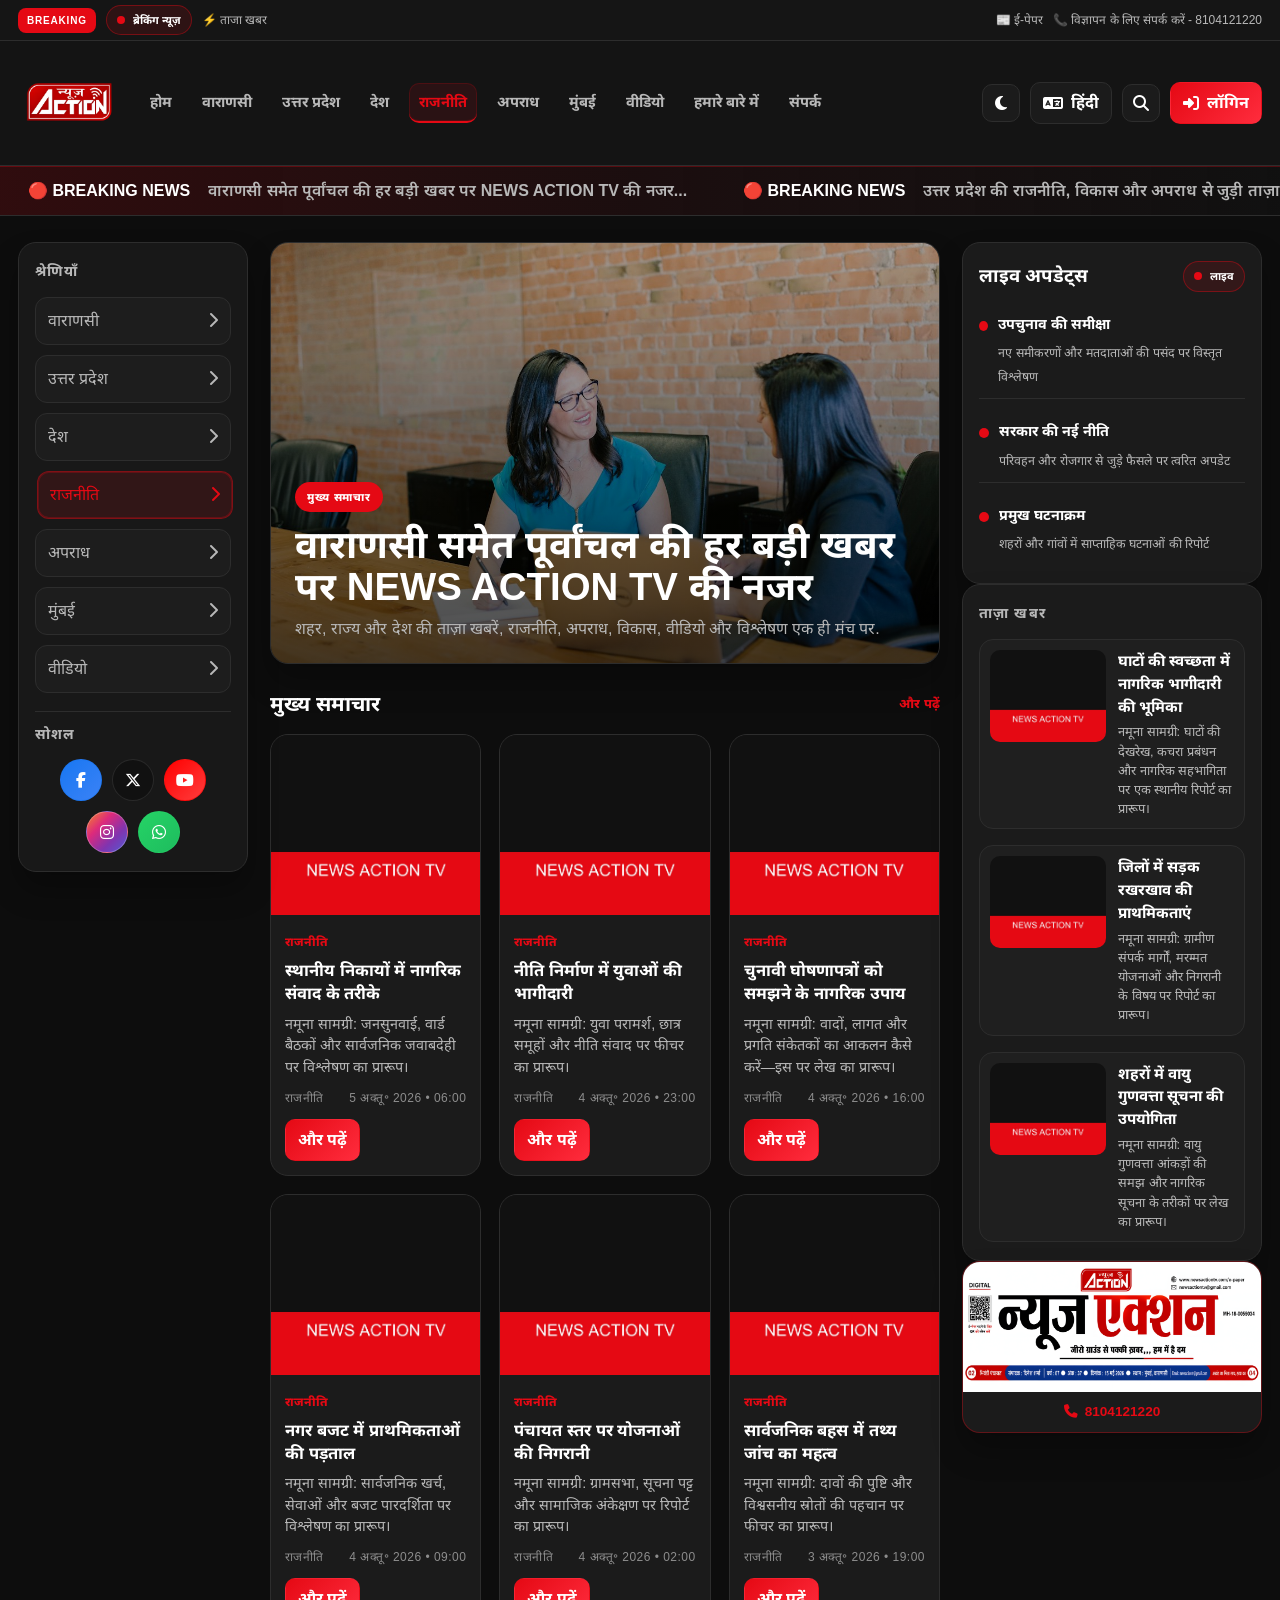
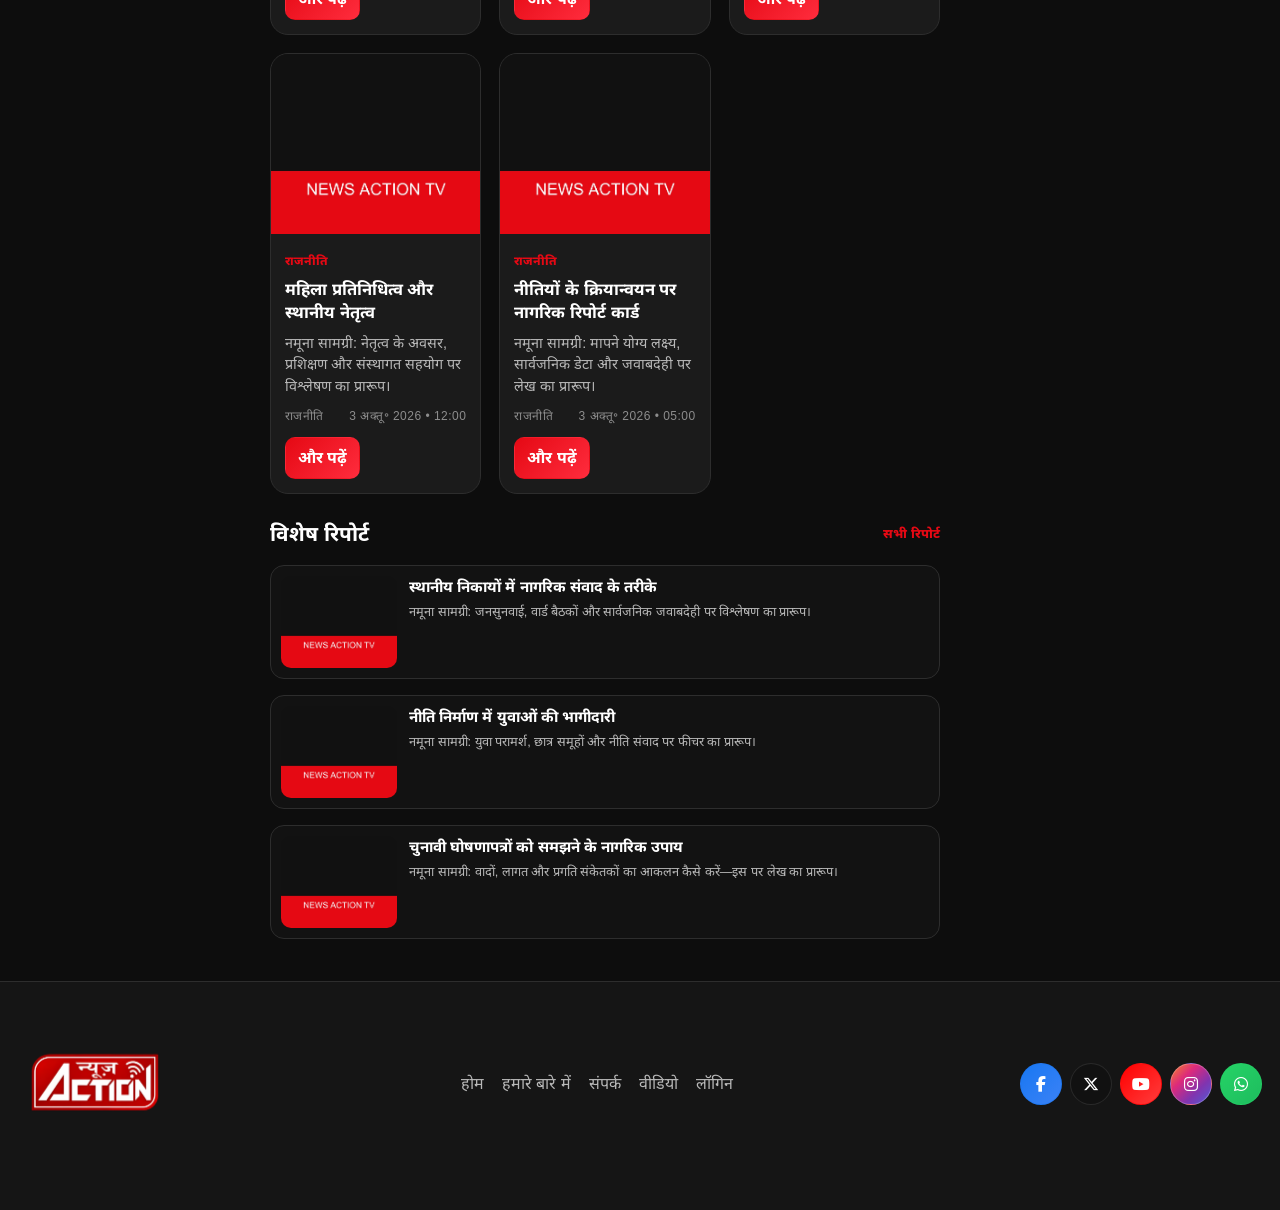
<file: rajneeti.html>
<!DOCTYPE html><html lang="hi"><head><meta charset="UTF-8" /><meta name="viewport" content="width=device-width, initial-scale=1.0" /><title>राजनीति | NEWS ACTION TV</title><link rel="preconnect" href="https://fonts.googleapis.com" /><link rel="preconnect" href="https://fonts.gstatic.com" crossorigin /><link href="https://fonts.googleapis.com/css2?family=Inter:wght@400;500;600;700;800;900&family=Noto+Sans+Devanagari:wght@400;500;700;800&display=swap" rel="stylesheet" /><link rel="stylesheet" href="https://cdnjs.cloudflare.com/ajax/libs/font-awesome/6.5.2/css/all.min.css" crossorigin="anonymous" referrerpolicy="no-referrer" /><style>
    :root {
      --bg: #0d0d0d;
      --bg-soft: #151515;
      --panel: #1b1b1b;
      --panel-2: #1f1f1f;
      --panel-3: #242424;
      --text: #ffffff;
      --text-strong: #ffffff;
      --muted: #b8b8b8;
      --muted-2: #8d8d8d;
      --border: #2d2d2d;
      --primary: #e50914;
      --primary-2: #ff2c3d;
      --accent: #ffb25b;
      --shadow: 0 18px 30px rgba(0,0,0,.28);
      --radius: 18px;
      --topbar-bg: #151515;
      --header-bg: rgba(21,21,21,0.96);
    }
    body.theme-light {
      --bg: #f5f6f8;
      --bg-soft: #eef1f4;
      --panel: #ffffff;
      --panel-2: #f8f9fb;
      --panel-3: #f8f9fb;
      --text: #171717;
      --text-strong: #171717;
      --muted: #555555;
      --muted-2: #777777;
      --border: #e5e7eb;
      --primary: #e50914;
      --primary-2: #ff2c3d;
      --accent: #ff9b1c;
      --shadow: 0 18px 30px rgba(17,17,17,0.08);
      --topbar-bg: #ffffff;
      --header-bg: rgba(255,255,255,0.96);
    }
    * { box-sizing: border-box; }
    html { scroll-behavior: smooth; }
    body {
      margin: 0; background: var(--bg); color: var(--text); font-family: "Segoe UI", Arial, "Noto Sans Devanagari", sans-serif;
      line-height: 1.5; overflow-x: hidden;
    }
    img { max-width: 100%; display: block; }
    a { color: inherit; text-decoration: none; }
    button, input, textarea, select { font: inherit; }
    .container { max-width: 1480px; margin: 0 auto; padding: 0 18px; }
    .top-strip { background: var(--topbar-bg); border-bottom: 1px solid var(--border); font-size: 12px; color: var(--muted); position: relative; z-index: 30; }
    .top-strip-inner { display: flex; align-items: center; justify-content: space-between; gap: 14px; min-height: 40px; overflow: hidden; max-width: 1480px; margin: 0 auto; padding: 0 18px; }
    .strip-left, .strip-right { display: flex; align-items: center; gap: 10px; white-space: nowrap; }
    .top-badge { background: var(--primary); color: #fff; font-weight: 800; font-size: 10px; padding: 5px 9px; border-radius: 8px; letter-spacing: 0.08em; text-transform: uppercase; }
    .status-pill { display: inline-flex; align-items: center; gap: 8px; background: rgba(229,9,20,0.12); border: 1px solid rgba(229,9,20,0.4); padding: 6px 10px; border-radius: 999px; color: var(--text); font-size: 11px; font-weight: 700; }
    .status-dot { width:8px; height:8px; border-radius:50%; background: var(--primary); animation: pulse 1.4s infinite; }
    .header { background: var(--header-bg); border-bottom: 1px solid var(--border); position: sticky; top: 0; z-index: 40; backdrop-filter: blur(12px); }
    .header-inner { display: flex; align-items: center; justify-content: space-between; gap: 18px; max-width: 1480px; margin: 0 auto; padding: 10px 18px; }
    .brand { display: flex; align-items: center; gap: 14px; min-width: 0; }
    .brand img { width: auto; height: 72px; object-fit: contain; }
    .brand-logo { height: 75px; width: auto; max-width: 220px; object-fit: contain; display: block; }
    .footer-brand { display: flex; align-items: center; }
    .footer-logo { height: 52px; }
    .nav { display: flex; align-items: center; justify-content: center; gap: 10px; flex-wrap: wrap; position: relative; z-index: 30; }
    .nav a, .side-list a { position: relative; z-index: 1; cursor: pointer; pointer-events: auto; }
    .nav a { display: inline-flex; align-items: center; padding: 8px 10px; border-radius: 10px; color: var(--muted); font-size: 0.92rem; font-weight: 700; border-bottom: 2px solid transparent; transition: all 0.3s ease; }
    .nav a:hover { color: var(--primary); background: rgba(229,9,20,0.08); transform: translateY(-1px); }
    .nav a.active { background: rgba(229,9,20,0.10); color: var(--primary); border-bottom-color: var(--primary); box-shadow: inset 0 0 0 1px rgba(229,9,20,0.18); }
    .header-tools { display: flex; align-items: center; gap: 10px; }
    .tool-btn { border: 1px solid var(--border); background: var(--panel); color: var(--text); border-radius: 10px; padding: 8px 12px; cursor: pointer; font-weight: 700; display: inline-flex; align-items: center; justify-content: center; gap: 8px; transition: transform 0.25s ease, box-shadow 0.25s ease, background 0.25s ease, border-color 0.25s ease; }
    .tool-btn:hover { transform: translateY(-1px) scale(1.02); box-shadow: 0 8px 18px rgba(229,9,20,0.12); }
    .tool-btn.primary { background: linear-gradient(135deg, var(--primary), var(--primary-2)); border-color: transparent; color: #fff; }
    .tool-btn.icon-only { width: 38px; height: 38px; padding: 0; }
    .theme-toggle, .lang-toggle { display: inline-flex; align-items: center; gap: 8px; }
    .mobile-toggle { display: none; }
    .socials { display: inline-flex; align-items: center; gap: 8px; }
    .socials a { width: 34px; height: 34px; display: grid; place-items: center; border-radius: 50%; border: 1px solid var(--border); background: var(--panel); color: var(--text); transition: transform 0.3s ease, box-shadow 0.3s ease, filter 0.3s ease; }
    .socials a:hover { transform: translateY(-3px) scale(1.08); box-shadow: 0 12px 22px rgba(0,0,0,0.25); }
    .socials a.facebook { background: linear-gradient(135deg, #1877f2, #3b82f6); border-color: rgba(24,119,242,0.5); color: #fff; }
    .socials a.youtube { background: linear-gradient(135deg, #ff0000, #ff3d3d); border-color: rgba(255,0,0,0.5); color: #fff; }
    .socials a.instagram { background: linear-gradient(135deg, #f58529, #dd2a7b, #8134af, #515bd4); border-color: rgba(255,255,255,0.25); color: #fff; }
    .socials a.whatsapp { background: linear-gradient(135deg, #25d366, #1ebc5e); border-color: rgba(37,211,102,0.5); color: #fff; }
    .socials a.x-link { background: linear-gradient(135deg, #111111, #3a3a3a); border-color: rgba(255,255,255,0.1); color: #fff; }
    body.theme-light .socials a.x-link { background: #111111; color: #ffffff; }
    .ticker { background: linear-gradient(90deg, rgba(229,9,20,0.16), rgba(255,30,45,0.06), rgba(17,17,17,0.9)); border-top: 1px solid rgba(229,9,20,0.3); border-bottom: 1px solid var(--border); overflow: hidden; white-space: nowrap; }
    .ticker-inner { display: inline-block; min-width: 100%; padding: 12px 0; animation: tickerScroll 26s linear infinite; }
    .ticker-item { display: inline-flex; align-items: center; gap: 18px; padding: 0 28px; font-weight: 800; }
    .ticker-item span:last-child { color: var(--muted); font-weight: 600; }
    @keyframes tickerScroll { 0% { transform: translateX(0); } 100% { transform: translateX(-50%); } }
    @keyframes pulse { 0% { transform: scale(1); opacity: 1; } 50% { transform: scale(1.2); opacity: .8; } 100% { transform: scale(1); opacity: 1; } }
    main { padding: 26px 0 42px; }
    .page-grid { display: grid; grid-template-columns: 230px minmax(0, 1fr) 300px; gap: 22px; }
    .panel { background: var(--panel); border: 1px solid var(--border); border-radius: var(--radius); box-shadow: var(--shadow); }
    .sidebar-group { padding: 18px 16px; }
    .left-column, .right-column { position: sticky; top: 118px; align-self: start; height: fit-content; }
    .side-title { margin: 0 0 14px; font-size: 0.9rem; letter-spacing: .08em; text-transform: uppercase; color: var(--muted); }
    .side-list { list-style: none; padding: 0; margin: 0; display: grid; gap: 10px; }
    .side-list a { display: flex; justify-content: space-between; align-items: center; padding: 11px 12px; border: 1px solid var(--border); border-radius: 12px; background: rgba(255,255,255,0.02); color: var(--muted); transition: transform 0.3s ease, background 0.3s ease, border-color 0.3s ease, box-shadow 0.3s ease; }
    .side-list a:hover, .side-list a.active { background: rgba(229,9,20,0.12); color: var(--primary); border-color: rgba(229,9,20,0.45); box-shadow: inset 0 0 0 1px rgba(229,9,20,0.25); transform: translateX(2px); }
    .main-column { display: grid; gap: 24px; }
    .hero { overflow: hidden; }
    .hero-media { position: relative; }
    .hero-media img { width: 100%; height: 420px; object-fit: cover; }
    .hero-overlay { position: absolute; inset: 0; background: linear-gradient(180deg, rgba(0,0,0,0.18), rgba(0,0,0,0.72)); }
    .hero-copy { position: absolute; left: 24px; right: 24px; bottom: 22px; }
    .hero-tag { display: inline-block; background: var(--primary); color: white; padding: 7px 12px; border-radius: 999px; font-size: 11px; font-weight: 800; letter-spacing: .08em; text-transform: uppercase; margin-bottom: 12px; }
    .hero-copy h1 { margin: 0 0 10px; font-size: clamp(2rem, 3vw, 3.1rem); line-height: 1.08; }
    .hero-copy p { margin: 0; max-width: 700px; color: var(--muted); }
    .section-head { display: flex; justify-content: space-between; align-items: center; margin-bottom: 15px; }
    .section-head h2 { margin: 0; font-size: 1.3rem; }
    .section-head a { color: var(--primary); font-weight: 800; font-size: 0.8rem; }
    .story-grid { display: grid; grid-template-columns: repeat(3, minmax(0, 1fr)); gap: 18px; }
    .story-card { background: var(--panel); border: 1px solid var(--border); border-radius: var(--radius); overflow: hidden; transition: transform 0.3s ease, box-shadow 0.3s ease; }
    .story-card:hover { transform: translateY(-4px); box-shadow: 0 18px 28px rgba(0,0,0,0.18); }
    .story-card img { height: 180px; width: 100%; object-fit: cover; display: block; transition: transform 0.3s ease; }
    .story-card:hover img { transform: scale(1.05); }
    .story-card .body { padding: 14px; }
    .story-card h3 { margin: 0 0 8px; font-size: 1.04rem; line-height: 1.4; }
    .story-card p { margin: 0; color: var(--muted); font-size: 0.9rem; }
    .meta { display: flex; justify-content: space-between; align-items: center; gap: 8px; margin-top: 10px; font-size: 0.75rem; color: var(--muted-2); text-transform: uppercase; letter-spacing: 0.04em; }
    .list-stack { display: grid; gap: 16px; }
    .mini-story { display: grid; grid-template-columns: 116px 1fr; gap: 12px; background: rgba(255,255,255,0.02); border: 1px solid var(--border); border-radius: 14px; padding: 10px; transition: transform 0.3s ease, box-shadow 0.3s ease; }
    .mini-story:hover { transform: translateY(-3px); box-shadow: 0 12px 22px rgba(0,0,0,0.14); }
    .mini-story img { height: 92px; object-fit: cover; border-radius: 10px; width: 100%; display: block; transition: transform 0.3s ease; }
    .mini-story:hover img { transform: scale(1.05); }
    .mini-story h4 { margin: 0 0 4px; font-size: 0.95rem; }
    .mini-story p { margin: 0; color: var(--muted); font-size: 0.8rem; }
    .box, .live-box { padding: 18px 16px; }
    .live-line { display: flex; justify-content: space-between; align-items: center; margin-bottom: 12px; }
    .live-line h3 { margin: 0; }
    .update-list { list-style: none; margin: 0; padding: 0; display: grid; gap: 12px; }
    .update-list li { display: flex; gap: 10px; align-items: flex-start; padding: 10px 0; border-bottom: 1px solid var(--border); }
    .update-list li:last-child { border-bottom: 0; }
    .bullet { width: 10px; height: 10px; border-radius: 50%; background: var(--primary); margin-top: 7px; }
    .update-list strong { display: block; margin-bottom: 5px; font-size: 0.9rem; }
    .update-list span { color: var(--muted); font-size: 0.78rem; }
    .ad-box { min-height: 230px; display: grid; place-items: center; text-align: center; background: linear-gradient(135deg, rgba(229,9,20,0.38), rgba(255,174,66,0.18)); border: 1px solid rgba(229,9,20,0.35); border-radius: var(--radius); font-weight: 900; text-transform: uppercase; letter-spacing: 0.08em; }
    .ad-box small { display: block; margin-top: 8px; font-size: 0.7rem; letter-spacing: 0.12em; color: var(--muted); }
    .video-grid { display: grid; grid-template-columns: repeat(3, minmax(0,1fr)); gap: 18px; }
    .video-card { background: var(--panel); border: 1px solid var(--border); border-radius: 18px; overflow: hidden; }
    .video-thumb { position: relative; }
    .video-thumb img { width:100%; height:220px; object-fit:cover; }
    .play-badge { position:absolute; inset:0; display:grid; place-items:center; }
    .play-badge span { width:64px; height:64px; display:grid; place-items:center; border-radius:50%; background: rgba(229,9,20,0.9); font-size:1.2rem; }
    .video-details { padding: 14px; }
    .video-details h3 { margin:0 0 6px; font-size:1.04rem; }
    .video-details p { margin:0 0 12px; color: var(--muted); font-size:0.8rem; }
    .video-link { display:inline-block; color: #fff; background: linear-gradient(135deg, var(--primary), var(--primary-2)); padding: 9px 12px; border-radius: 10px; font-size:0.8rem; font-weight:800; }
    .article-shell { display: grid; gap: 22px; }
    .article-hero img { width:100%; height: 360px; object-fit: cover; border-radius: 18px; }
    .article-body { background: var(--panel); border: 1px solid var(--border); border-radius: 18px; padding: 24px; }
    .article-body h1 { margin:0 0 12px; font-size: clamp(2rem, 3vw, 3rem); line-height: 1.15; }
    .article-body p { margin:0 0 16px; color: var(--text); font-size: 1.02rem; }
    .contact-grid { display:grid; grid-template-columns: 1.1fr 0.9fr; gap: 20px; }
    .card-pad { padding: 22px; }
    .field { display: grid; gap: 8px; margin-bottom: 14px; }
    .field input, .field textarea, .field select { width:100%; padding: 12px 14px; border-radius: 12px; border:1px solid var(--border); background: rgba(255,255,255,0.03); color: var(--text); }
    .submit-btn { border:none; background: linear-gradient(135deg, var(--primary), var(--primary-2)); color:#fff; font-weight:800; padding: 12px 18px; border-radius: 12px; cursor: pointer; }
    .top-meta { display:flex; align-items:center; gap:8px; color:var(--muted); font-size:0.82rem; }
    .icon-list { display:grid; gap:10px; list-style:none; margin: 0; padding:0; }
    .icon-list li { display:flex; align-items:center; gap:10px; color: var(--muted); }
    footer { background: var(--header-bg); border-top: 1px solid var(--border); padding: 24px 0 48px; }
    .footer-inner { display:flex; justify-content:space-between; align-items:center; flex-wrap:wrap; gap:20px; }
    .footer-links { display:flex; gap:18px; flex-wrap:wrap; color: var(--muted); }
    .muted { color: var(--muted); }
    .page-shell { padding: 28px 0 40px; }
    .admin-layout { display:grid; grid-template-columns: 260px minmax(0,1fr); gap: 20px; }
    .admin-sidebar { padding: 20px 18px; }
    .nav-stack { display:grid; gap:10px; }
    .nav-stack a { display:flex; align-items:center; gap:10px; padding:10px 12px; border-radius: 12px; border:1px solid var(--border); color: var(--muted); background: rgba(255,255,255,0.02); }
    .nav-stack a.main { background: rgba(229,9,20,0.12); border-color: rgba(229,9,20,0.4); color: var(--text); }
    .admin-main { display:grid; gap:20px; }
    .stats-grid { display:grid; grid-template-columns: repeat(4, minmax(0,1fr)); gap:16px; }
    .stat-card { padding:20px; }
    .stat-card h3 { margin:0; font-size: 2rem; }
    .stat-card p { margin:8px 0 0; color: var(--muted); }
    .dashboard-grid { display:grid; grid-template-columns: 1.2fr 0.8fr; gap:18px; }
    .template-list { list-style:none; margin:0; padding:0; display:grid; gap:12px; }
    .template-list li { border:1px solid var(--border); border-radius: 12px; padding: 12px 14px; color: var(--muted); }
    .login-wrap { display:grid; place-items:center; min-height:70vh; padding: 40px 18px; }
    .login-box { width: min(460px, 100%); padding: 28px; border-radius: 20px; background: var(--panel); border:1px solid var(--border); box-shadow: var(--shadow); }
    .login-box h1 { margin:0 0 16px; }
    @media (max-width:1180px) {
      .page-grid { grid-template-columns: 210px minmax(0,1fr) 280px; }
      .story-grid, .video-grid { grid-template-columns: repeat(2, minmax(0,1fr)); }
      .stats-grid { grid-template-columns: repeat(2, minmax(0,1fr)); }
    }
    @media (max-width: 980px) {
      .brand-logo { height: 50px; }
      .nav { display:none; }
      .nav.open { display:flex; position: absolute; top: 100%; left: 18px; right: 18px; background: var(--panel); border: 1px solid var(--border); border-radius: 14px; padding: 10px; flex-direction: column; align-items: stretch; box-shadow: var(--shadow); }
      .header-inner { position: relative; }
      .mobile-toggle { display: inline-flex; }
      .left-column, .right-column { position: static; }
      .page-grid { grid-template-columns: 1fr; }
      .story-grid, .video-grid, .contact-grid, .dashboard-grid, .stats-grid { grid-template-columns: 1fr; }
      .brand img { width: auto; height: 52px; }
      .header-tools { margin-left: auto; }
    }
    @media (max-width: 640px) {
      .top-strip-inner { flex-wrap: wrap; justify-content: center; padding-top: 8px; padding-bottom: 8px; }
      .strip-right, .strip-left { white-space: normal; flex-wrap: wrap; justify-content: center; }
      .hero-media img { height: 300px; }
      .hero-copy { left: 16px; right:16px; bottom:16px; }
      .mini-story { grid-template-columns: 1fr; }
    }
</style><link rel="stylesheet" href="assets/css/theme-overrides.css" /></head><body data-category="rajneeti"><div class="top-strip"><div class="top-strip-inner"><div class="strip-left"><span class="top-badge">Breaking</span><span class="status-pill"><span class="status-dot"></span><span>ब्रेकिंग न्यूज़</span></span><span>⚡ ताजा खबर</span></div><div class="strip-right"><span>📰 ई-पेपर</span><span>📞 विज्ञापन के लिए संपर्क करें - 8104121220</span></div></div></div><header class="header"><div class="header-inner"><div class="brand"><img src="assets/images/logo.jpeg" alt="NEWS ACTION TV" class="brand-logo" /></div><nav class="nav" id="mainNav"><a href="index.html"><span class="i18n" data-hi="होम" data-en="Home">होम</span></a>
<a href="varanasi.html"><span class="i18n" data-hi="वाराणसी" data-en="Varanasi">वाराणसी</span></a>
<a href="uttar-pradesh.html"><span class="i18n" data-hi="उत्तर प्रदेश" data-en="Uttar Pradesh">उत्तर प्रदेश</span></a>
<a href="desh.html"><span class="i18n" data-hi="देश" data-en="Desh">देश</span></a>
<a href="rajneeti.html" class="active"><span class="i18n" data-hi="राजनीति" data-en="Rajneeti">राजनीति</span></a>
<a href="apradh.html"><span class="i18n" data-hi="अपराध" data-en="Apradh">अपराध</span></a>
<a href="mumbai.html"><span class="i18n" data-hi="मुंबई" data-en="Mumbai">मुंबई</span></a>
<a href="video.html"><span class="i18n" data-hi="वीडियो" data-en="Video">वीडियो</span></a>
<a href="about.html"><span class="i18n" data-hi="हमारे बारे में" data-en="About">हमारे बारे में</span></a>
<a href="contact.html"><span class="i18n" data-hi="संपर्क" data-en="Contact">संपर्क</span></a></nav><div class="header-tools"><button class="tool-btn icon-only theme-toggle" data-theme-toggle aria-label="Toggle theme"><i class="fa-solid fa-moon"></i></button><button class="tool-btn lang-toggle" data-lang-toggle aria-label="Toggle language"><i class="fa-solid fa-language"></i> <span data-lang-label>हिंदी</span></button><button class="tool-btn icon-only" aria-label="Search"><i class="fa-solid fa-magnifying-glass"></i></button><a href="login.html" class="tool-btn primary"><i class="fa-solid fa-right-to-bracket"></i> <span class="i18n" data-hi="लॉगिन" data-en="Login">लॉगिन</span></a><button class="tool-btn icon-only mobile-toggle" id="mobileToggle" aria-label="Toggle menu"><i class="fa-solid fa-bars"></i></button></div></div></header><div class="ticker"><div class="ticker-inner"><div class="ticker-item"><span class="text-red">&#x1F534; BREAKING NEWS</span><span>वाराणसी समेत पूर्वांचल की हर बड़ी खबर पर NEWS ACTION TV की नजर...</span></div><div class="ticker-item"><span class="text-red">&#x1F534; BREAKING NEWS</span><span>उत्तर प्रदेश की राजनीति, विकास और अपराध से जुड़ी ताज़ा खबरें आपके लिए...</span></div><div class="ticker-item"><span class="text-red">&#x1F534; BREAKING NEWS</span><span>देश-दुनिया की सबसे तेज़ खबरें, अपडेट्स और विश्लेषण...</span></div><div class="ticker-item"><span class="text-red">&#x1F534; BREAKING NEWS</span><span>वाराणसी समेत पूर्वांचल की हर बड़ी खबर पर NEWS ACTION TV की नजर...</span></div></div></div>
    <main>
      <div class="container page-grid">
        <aside class="left-column panel sidebar-group">
          <h3 class="side-title i18n" data-hi="श्रेणियाँ" data-en="Categories">श्रेणियाँ</h3>
          <ul class="side-list">
            <li><a href="varanasi.html"><span class="i18n" data-hi="वाराणसी" data-en="Varanasi">वाराणसी</span> <span><i class="fa-solid fa-chevron-right"></i></span></a></li>
            <li><a href="uttar-pradesh.html"><span class="i18n" data-hi="उत्तर प्रदेश" data-en="Uttar Pradesh">उत्तर प्रदेश</span> <span><i class="fa-solid fa-chevron-right"></i></span></a></li>
            <li><a href="desh.html"><span class="i18n" data-hi="देश" data-en="National">देश</span> <span><i class="fa-solid fa-chevron-right"></i></span></a></li>
            <li><a href="rajneeti.html" class="active"><span class="i18n" data-hi="राजनीति" data-en="Politics">राजनीति</span> <span><i class="fa-solid fa-chevron-right"></i></span></a></li>
            <li><a href="apradh.html"><span class="i18n" data-hi="अपराध" data-en="Crime">अपराध</span> <span><i class="fa-solid fa-chevron-right"></i></span></a></li>
            <li><a href="mumbai.html"><span class="i18n" data-hi="मुंबई" data-en="Mumbai">मुंबई</span> <span><i class="fa-solid fa-chevron-right"></i></span></a></li>
            <li><a href="video.html"><span class="i18n" data-hi="वीडियो" data-en="Video">वीडियो</span> <span><i class="fa-solid fa-chevron-right"></i></span></a></li>
          </ul>
          <div style="margin-top: 18px; padding-top: 12px; border-top: 1px solid var(--border);">
            <h3 class="side-title i18n" data-hi="सोशल" data-en="Social">सोशल</h3>
            <div class="socials" aria-label="Social links">
              <a href="https://www.facebook.com/share/1DkvCJDCFk/" target="_blank" rel="noopener noreferrer" aria-label="Facebook" class="facebook"><i class="fa-brands fa-facebook-f"></i></a>
              <a href="https://x.com/newsactiontv" target="_blank" rel="noopener noreferrer" aria-label="X" class="x-link"><i class="fa-brands fa-x-twitter"></i></a>
              <a href="https://youtube.com/@newsactiontv6323?si=QFgnQDTZoaAnHGNd" target="_blank" rel="noopener noreferrer" aria-label="YouTube" class="youtube"><i class="fa-brands fa-youtube"></i></a>
              <a href="https://www.instagram.com/shrmaa_d?stkn=MXhnb2pydTF2d295aQ==" target="_blank" rel="noopener noreferrer" aria-label="Instagram" class="instagram"><i class="fa-brands fa-instagram"></i></a>
              <a href="https://wa.me/918104121220" target="_blank" rel="noopener noreferrer" aria-label="WhatsApp" class="whatsapp"><i class="fa-brands fa-whatsapp"></i></a>
            </div>
          </div>
        </aside>

        <div class="main-column">
          <section class="hero panel">
            <div class="hero-media">
              <img src="assets/images/news/rajneeti-01.jpg" alt="??????? ??????" loading="lazy" onerror="this.onerror=null;this.src='assets/images/news/default-news.jpg';" />
              <div class="hero-overlay"></div>
              <div class="hero-copy">
                <span class="hero-tag i18n" data-hi="मुख्य समाचार" data-en="Top Story">मुख्य समाचार</span>
                <h1 class="i18n" data-hi="वाराणसी समेत पूर्वांचल की हर बड़ी खबर पर NEWS ACTION TV की नजर" data-en="NEWS ACTION TV tracks every major story across Varanasi and Purvanchal">वाराणसी समेत पूर्वांचल की हर बड़ी खबर पर NEWS ACTION TV की नजर</h1>
                <p class="i18n" data-hi="शहर, राज्य और देश की ताज़ा खबरें, राजनीति, अपराध, विकास, वीडियो और विश्लेषण एक ही मंच पर." data-en="Fresh updates on city, state and national stories, politics, crime, development, video and analysis in one place.">शहर, राज्य और देश की ताज़ा खबरें, राजनीति, अपराध, विकास, वीडियो और विश्लेषण एक ही मंच पर.</p>
              </div>
            </div>
          </section>
          <section>
            <div class="section-head">
              <h2 class="i18n" data-hi="मुख्य समाचार" data-en="Top News">मुख्य समाचार</h2>
              <a href="article.html" class="i18n" data-hi="और पढ़ें" data-en="Read More">और पढ़ें</a>
            </div>
            <div class="story-grid"><div class="dynamic-news-grid" data-news-list data-category="rajneeti" data-load-more></div></div>
          </section>
          <section>
            <div class="section-head">
              <h2 class="i18n" data-hi="विशेष रिपोर्ट" data-en="Special Reports">विशेष रिपोर्ट</h2>
              <a href="article.html" class="i18n" data-hi="सभी रिपोर्ट" data-en="All Reports">सभी रिपोर्ट</a>
            </div>
            <div class="list-stack"><div class="dynamic-mini-list" data-news-list data-category="rajneeti" data-layout="mini"></div></div>
          </section>
        </div>

        <aside class="right-column">
          <div class="panel live-box">
            <div class="live-line">
              <h3 class="i18n" data-hi="लाइव अपडेट्स" data-en="Live Updates">लाइव अपडेट्स</h3>
              <span class="status-pill"><span class="status-dot"></span><span class="i18n" data-hi="लाइव" data-en="Live">लाइव</span></span>
            </div>
            <ul class="update-list">
              <li><span class="bullet"></span><div><strong class="i18n" data-hi="उपचुनाव की समीक्षा" data-en="By-election review">उपचुनाव की समीक्षा</strong><span class="i18n" data-hi="नए समीकरणों और मतदाताओं की पसंद पर विस्तृत विश्लेषण" data-en="Detailed analysis of fresh equations and voter preferences">नए समीकरणों और मतदाताओं की पसंद पर विस्तृत विश्लेषण</span></div></li>
              <li><span class="bullet"></span><div><strong class="i18n" data-hi="सरकार की नई नीति" data-en="New government policy">सरकार की नई नीति</strong><span class="i18n" data-hi="परिवहन और रोजगार से जुड़े फैसले पर त्वरित अपडेट" data-en="Quick update on transport and employment decisions">परिवहन और रोजगार से जुड़े फैसले पर त्वरित अपडेट</span></div></li>
              <li><span class="bullet"></span><div><strong class="i18n" data-hi="प्रमुख घटनाक्रम" data-en="Major developments">प्रमुख घटनाक्रम</strong><span class="i18n" data-hi="शहरों और गांवों में साप्ताहिक घटनाओं की रिपोर्ट" data-en="Weekly report on events in cities and villages">शहरों और गांवों में साप्ताहिक घटनाओं की रिपोर्ट</span></div></li>
            </ul>
          </div>
          <div class="panel box">
            <h3 class="side-title i18n" data-hi="ताज़ा खबर" data-en="Latest news">ताज़ा खबर</h3>
            <div class="list-stack"><div class="dynamic-mini-list" data-news-list data-category="all" data-layout="mini"></div></div>
          </div>
          <div class="ad-box panel"><a class="ad-link" href="tel:+918104121220" aria-label="???????? ?? ??? 8104121220 ?? ??? ????"><img class="ad-banner" src="assets/images/adsbanner.png" alt="???????? ???? - ??????: 8104121220" /><span class="ad-phone"><i class="fa-solid fa-phone"></i> 8104121220</span></a></div>
        </aside>
      </div>
    </main>
<footer><div class="container footer-inner"><div class="footer-brand"><img src="assets/images/logo.jpeg" alt="NEWS ACTION TV" class="brand-logo footer-logo" /></div><div class="footer-links"><a href="index.html" class="i18n" data-hi="होम" data-en="Home">होम</a><a href="about.html" class="i18n" data-hi="हमारे बारे में" data-en="About">हमारे बारे में</a><a href="contact.html" class="i18n" data-hi="संपर्क" data-en="Contact">संपर्क</a><a href="video.html" class="i18n" data-hi="वीडियो" data-en="Video">वीडियो</a><a href="login.html" class="i18n" data-hi="लॉगिन" data-en="Login">लॉगिन</a></div><div class="socials"><a href="https://www.facebook.com/share/1DkvCJDCFk/" target="_blank" rel="noopener noreferrer" aria-label="Facebook" class="facebook"><i class="fa-brands fa-facebook-f"></i></a><a href="https://x.com/newsactiontv" target="_blank" rel="noopener noreferrer" aria-label="X" class="x-link"><i class="fa-brands fa-x-twitter"></i></a><a href="https://youtube.com/@newsactiontv6323?si=QFgnQDTZoaAnHGNd" target="_blank" rel="noopener noreferrer" aria-label="YouTube" class="youtube"><i class="fa-brands fa-youtube"></i></a><a href="https://www.instagram.com/shrmaa_d?stkn=MXhnb2pydTF2d295aQ==" target="_blank" rel="noopener noreferrer" aria-label="Instagram" class="instagram"><i class="fa-brands fa-instagram"></i></a><a href="https://wa.me/918104121220" target="_blank" rel="noopener noreferrer" aria-label="WhatsApp" class="whatsapp"><i class="fa-brands fa-whatsapp"></i></a></div></div></footer><script>(() => { const body = document.body; const themeToggle = document.querySelector('[data-theme-toggle]'); const langToggle = document.querySelector('[data-lang-toggle]'); const menuToggle = document.getElementById('mobileToggle'); const nav = document.getElementById('mainNav'); const savedTheme = localStorage.getItem('newsActionTheme') || 'dark'; const savedLang = localStorage.getItem('newsActionLang') || 'hi'; function setTheme(theme) { const isLight = theme === 'light'; body.classList.toggle('theme-light', isLight); localStorage.setItem('newsActionTheme', theme); if (themeToggle) themeToggle.innerHTML = isLight ? '<i class="fa-solid fa-sun"></i>' : '<i class="fa-solid fa-moon"></i>'; } function applyLang(lang) { document.querySelectorAll('.i18n').forEach((el) => { const next = lang === 'en' ? el.dataset.en : el.dataset.hi; if (next) el.textContent = next; }); const langLabel = document.querySelector('[data-lang-label]'); if (langLabel) langLabel.textContent = lang === 'en' ? 'English' : 'हिंदी'; document.documentElement.lang = lang === 'en' ? 'en' : 'hi'; localStorage.setItem('newsActionLang', lang); } setTheme(savedTheme); applyLang(savedLang); if (themeToggle) themeToggle.addEventListener('click', () => setTheme(body.classList.contains('theme-light') ? 'dark' : 'light')); if (langToggle) langToggle.addEventListener('click', () => applyLang(document.documentElement.lang === 'en' ? 'hi' : 'en')); if (menuToggle && nav) menuToggle.addEventListener('click', () => nav.classList.toggle('open')); })();</script><script type="module" src="assets/js/news.js"></script></body></html>
<script>
document.addEventListener('DOMContentLoaded', function () {
  const current = (location.pathname.split('/').pop() || 'index.html');
  document.querySelectorAll('.nav a, .side-list a').forEach((link) => {
    const href = (link.getAttribute('href') || '').split('/').pop();
    if (href === current) {
      link.classList.add('active');
    }
    link.style.pointerEvents = 'auto';
    link.style.cursor = 'pointer';
  });
});
</script>
</file>
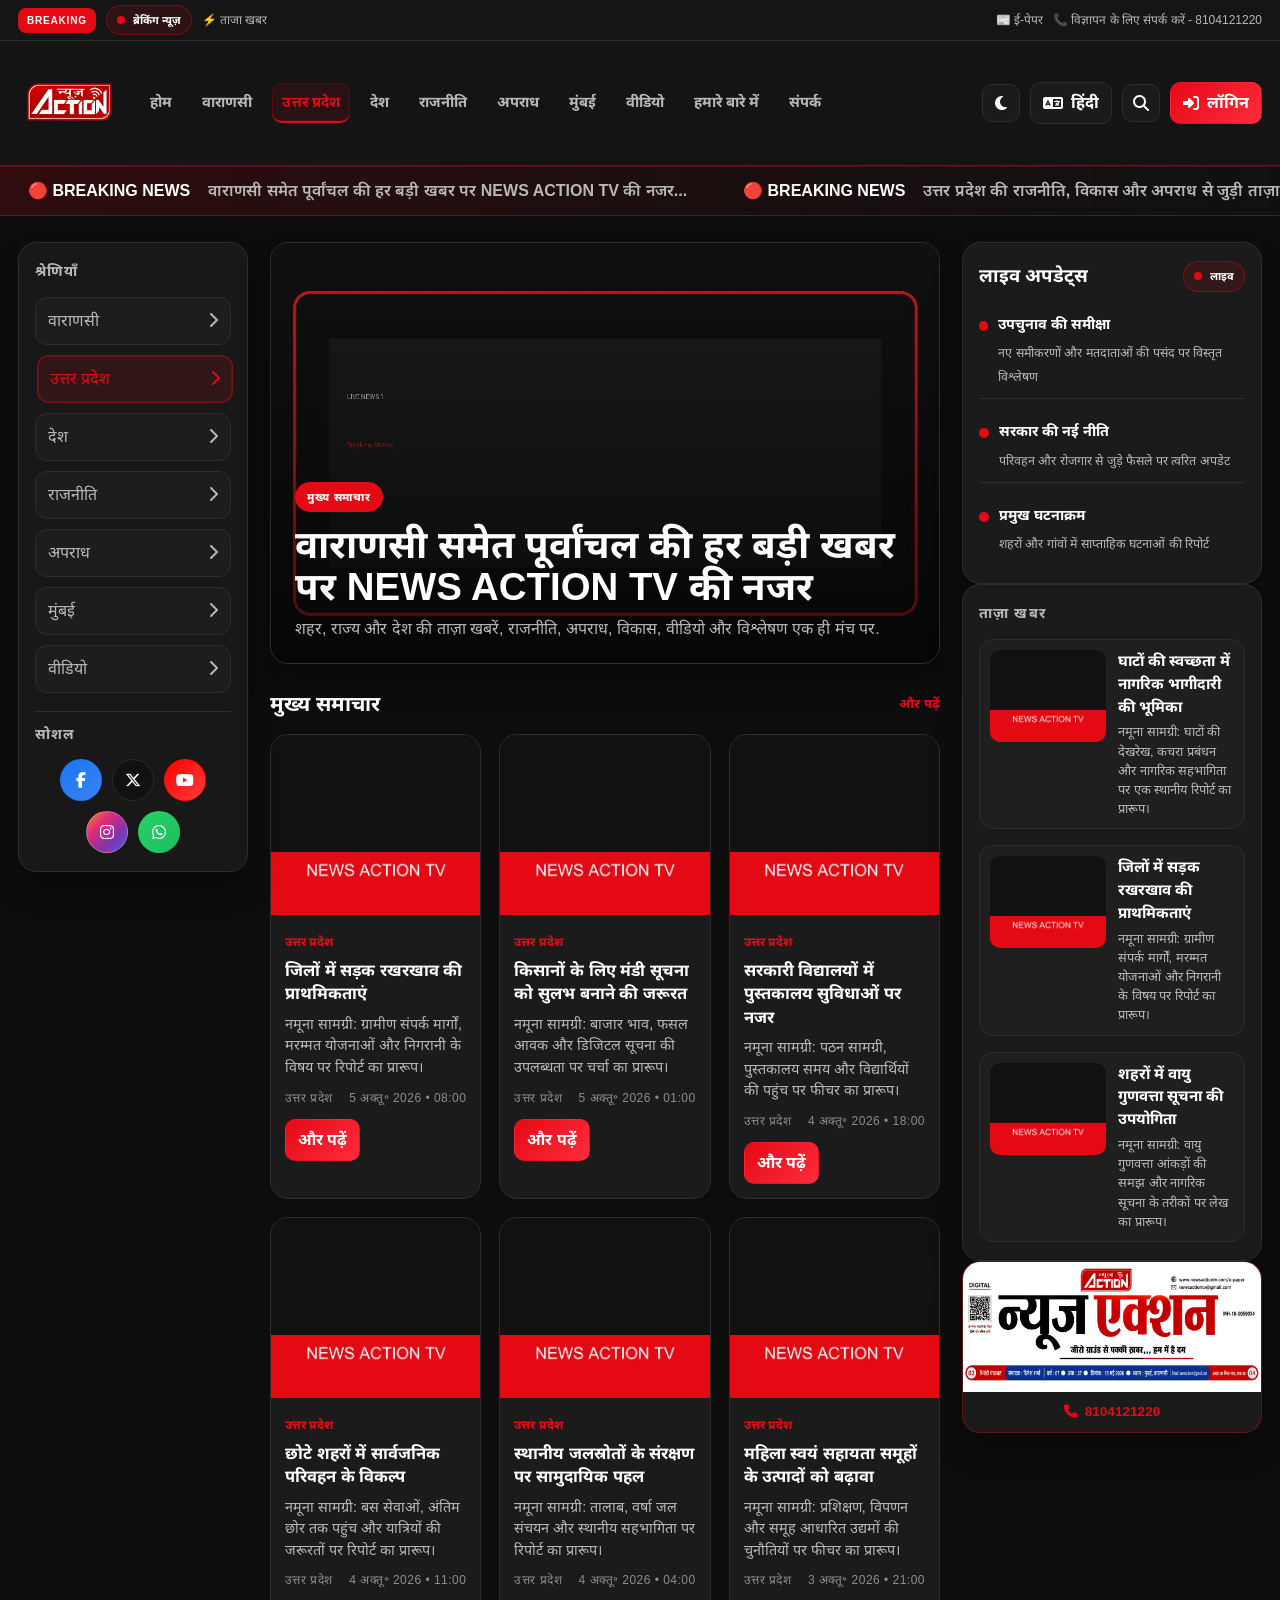
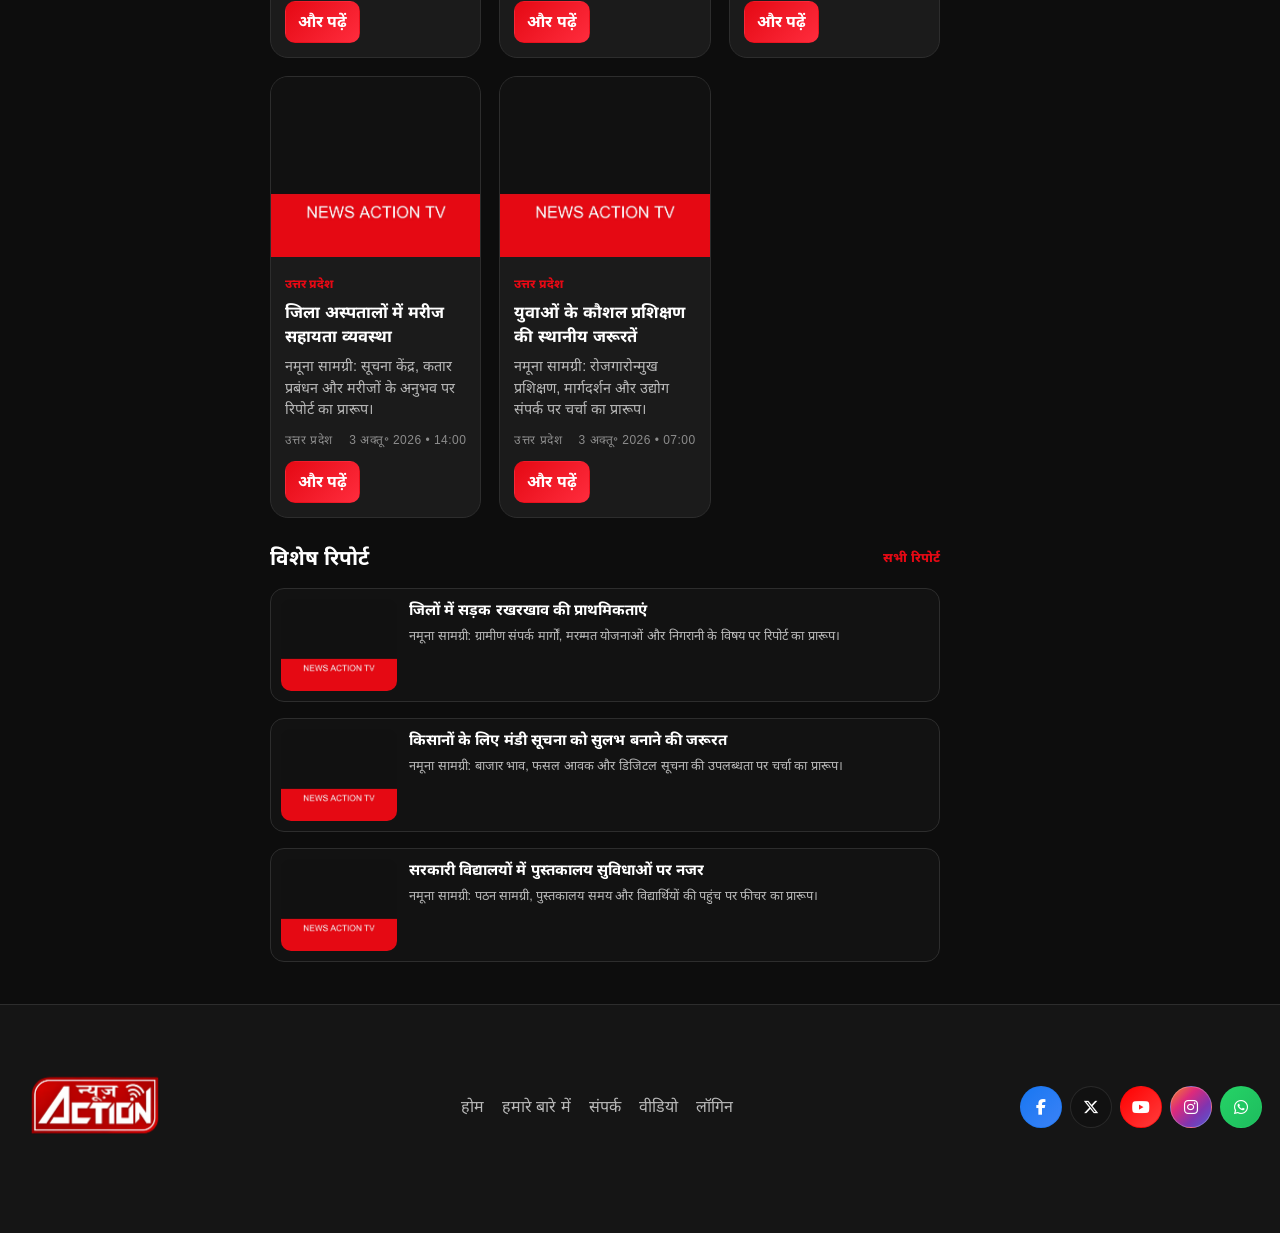
<file: uttar-pradesh.html>
<!DOCTYPE html><html lang="hi"><head><meta charset="UTF-8" /><meta name="viewport" content="width=device-width, initial-scale=1.0" /><title>उत्तर प्रदेश | NEWS ACTION TV</title><link rel="preconnect" href="https://fonts.googleapis.com" /><link rel="preconnect" href="https://fonts.gstatic.com" crossorigin /><link href="https://fonts.googleapis.com/css2?family=Inter:wght@400;500;600;700;800;900&family=Noto+Sans+Devanagari:wght@400;500;700;800&display=swap" rel="stylesheet" /><link rel="stylesheet" href="https://cdnjs.cloudflare.com/ajax/libs/font-awesome/6.5.2/css/all.min.css" crossorigin="anonymous" referrerpolicy="no-referrer" /><style>
    :root {
      --bg: #0d0d0d;
      --bg-soft: #151515;
      --panel: #1b1b1b;
      --panel-2: #1f1f1f;
      --panel-3: #242424;
      --text: #ffffff;
      --text-strong: #ffffff;
      --muted: #b8b8b8;
      --muted-2: #8d8d8d;
      --border: #2d2d2d;
      --primary: #e50914;
      --primary-2: #ff2c3d;
      --accent: #ffb25b;
      --shadow: 0 18px 30px rgba(0,0,0,.28);
      --radius: 18px;
      --topbar-bg: #151515;
      --header-bg: rgba(21,21,21,0.96);
    }
    body.theme-light {
      --bg: #f5f6f8;
      --bg-soft: #eef1f4;
      --panel: #ffffff;
      --panel-2: #f8f9fb;
      --panel-3: #f8f9fb;
      --text: #171717;
      --text-strong: #171717;
      --muted: #555555;
      --muted-2: #777777;
      --border: #e5e7eb;
      --primary: #e50914;
      --primary-2: #ff2c3d;
      --accent: #ff9b1c;
      --shadow: 0 18px 30px rgba(17,17,17,0.08);
      --topbar-bg: #ffffff;
      --header-bg: rgba(255,255,255,0.96);
    }
    * { box-sizing: border-box; }
    html { scroll-behavior: smooth; }
    body {
      margin: 0; background: var(--bg); color: var(--text); font-family: "Segoe UI", Arial, "Noto Sans Devanagari", sans-serif;
      line-height: 1.5; overflow-x: hidden;
    }
    img { max-width: 100%; display: block; }
    a { color: inherit; text-decoration: none; }
    button, input, textarea, select { font: inherit; }
    .container { max-width: 1480px; margin: 0 auto; padding: 0 18px; }
    .top-strip { background: var(--topbar-bg); border-bottom: 1px solid var(--border); font-size: 12px; color: var(--muted); position: relative; z-index: 30; }
    .top-strip-inner { display: flex; align-items: center; justify-content: space-between; gap: 14px; min-height: 40px; overflow: hidden; max-width: 1480px; margin: 0 auto; padding: 0 18px; }
    .strip-left, .strip-right { display: flex; align-items: center; gap: 10px; white-space: nowrap; }
    .top-badge { background: var(--primary); color: #fff; font-weight: 800; font-size: 10px; padding: 5px 9px; border-radius: 8px; letter-spacing: 0.08em; text-transform: uppercase; }
    .status-pill { display: inline-flex; align-items: center; gap: 8px; background: rgba(229,9,20,0.12); border: 1px solid rgba(229,9,20,0.4); padding: 6px 10px; border-radius: 999px; color: var(--text); font-size: 11px; font-weight: 700; }
    .status-dot { width:8px; height:8px; border-radius:50%; background: var(--primary); animation: pulse 1.4s infinite; }
    .header { background: var(--header-bg); border-bottom: 1px solid var(--border); position: sticky; top: 0; z-index: 40; backdrop-filter: blur(12px); }
    .header-inner { display: flex; align-items: center; justify-content: space-between; gap: 18px; max-width: 1480px; margin: 0 auto; padding: 10px 18px; }
    .brand { display: flex; align-items: center; gap: 14px; min-width: 0; }
    .brand img { width: auto; height: 72px; object-fit: contain; }
    .brand-logo { height: 75px; width: auto; max-width: 220px; object-fit: contain; display: block; }
    .footer-brand { display: flex; align-items: center; }
    .footer-logo { height: 52px; }
    .nav { display: flex; align-items: center; justify-content: center; gap: 10px; flex-wrap: wrap; position: relative; z-index: 30; }
    .nav a, .side-list a { position: relative; z-index: 1; cursor: pointer; pointer-events: auto; }
    .nav a { display: inline-flex; align-items: center; padding: 8px 10px; border-radius: 10px; color: var(--muted); font-size: 0.92rem; font-weight: 700; border-bottom: 2px solid transparent; transition: all 0.3s ease; }
    .nav a:hover { color: var(--primary); background: rgba(229,9,20,0.08); transform: translateY(-1px); }
    .nav a.active { background: rgba(229,9,20,0.10); color: var(--primary); border-bottom-color: var(--primary); box-shadow: inset 0 0 0 1px rgba(229,9,20,0.18); }
    .header-tools { display: flex; align-items: center; gap: 10px; }
    .tool-btn { border: 1px solid var(--border); background: var(--panel); color: var(--text); border-radius: 10px; padding: 8px 12px; cursor: pointer; font-weight: 700; display: inline-flex; align-items: center; justify-content: center; gap: 8px; transition: transform 0.25s ease, box-shadow 0.25s ease, background 0.25s ease, border-color 0.25s ease; }
    .tool-btn:hover { transform: translateY(-1px) scale(1.02); box-shadow: 0 8px 18px rgba(229,9,20,0.12); }
    .tool-btn.primary { background: linear-gradient(135deg, var(--primary), var(--primary-2)); border-color: transparent; color: #fff; }
    .tool-btn.icon-only { width: 38px; height: 38px; padding: 0; }
    .theme-toggle, .lang-toggle { display: inline-flex; align-items: center; gap: 8px; }
    .mobile-toggle { display: none; }
    .socials { display: inline-flex; align-items: center; gap: 8px; }
    .socials a { width: 34px; height: 34px; display: grid; place-items: center; border-radius: 50%; border: 1px solid var(--border); background: var(--panel); color: var(--text); transition: transform 0.3s ease, box-shadow 0.3s ease, filter 0.3s ease; }
    .socials a:hover { transform: translateY(-3px) scale(1.08); box-shadow: 0 12px 22px rgba(0,0,0,0.25); }
    .socials a.facebook { background: linear-gradient(135deg, #1877f2, #3b82f6); border-color: rgba(24,119,242,0.5); color: #fff; }
    .socials a.youtube { background: linear-gradient(135deg, #ff0000, #ff3d3d); border-color: rgba(255,0,0,0.5); color: #fff; }
    .socials a.instagram { background: linear-gradient(135deg, #f58529, #dd2a7b, #8134af, #515bd4); border-color: rgba(255,255,255,0.25); color: #fff; }
    .socials a.whatsapp { background: linear-gradient(135deg, #25d366, #1ebc5e); border-color: rgba(37,211,102,0.5); color: #fff; }
    .socials a.x-link { background: linear-gradient(135deg, #111111, #3a3a3a); border-color: rgba(255,255,255,0.1); color: #fff; }
    body.theme-light .socials a.x-link { background: #111111; color: #ffffff; }
    .ticker { background: linear-gradient(90deg, rgba(229,9,20,0.16), rgba(255,30,45,0.06), rgba(17,17,17,0.9)); border-top: 1px solid rgba(229,9,20,0.3); border-bottom: 1px solid var(--border); overflow: hidden; white-space: nowrap; }
    .ticker-inner { display: inline-block; min-width: 100%; padding: 12px 0; animation: tickerScroll 26s linear infinite; }
    .ticker-item { display: inline-flex; align-items: center; gap: 18px; padding: 0 28px; font-weight: 800; }
    .ticker-item span:last-child { color: var(--muted); font-weight: 600; }
    @keyframes tickerScroll { 0% { transform: translateX(0); } 100% { transform: translateX(-50%); } }
    @keyframes pulse { 0% { transform: scale(1); opacity: 1; } 50% { transform: scale(1.2); opacity: .8; } 100% { transform: scale(1); opacity: 1; } }
    main { padding: 26px 0 42px; }
    .page-grid { display: grid; grid-template-columns: 230px minmax(0, 1fr) 300px; gap: 22px; }
    .panel { background: var(--panel); border: 1px solid var(--border); border-radius: var(--radius); box-shadow: var(--shadow); }
    .sidebar-group { padding: 18px 16px; }
    .left-column, .right-column { position: sticky; top: 118px; align-self: start; height: fit-content; }
    .side-title { margin: 0 0 14px; font-size: 0.9rem; letter-spacing: .08em; text-transform: uppercase; color: var(--muted); }
    .side-list { list-style: none; padding: 0; margin: 0; display: grid; gap: 10px; }
    .side-list a { display: flex; justify-content: space-between; align-items: center; padding: 11px 12px; border: 1px solid var(--border); border-radius: 12px; background: rgba(255,255,255,0.02); color: var(--muted); transition: transform 0.3s ease, background 0.3s ease, border-color 0.3s ease, box-shadow 0.3s ease; }
    .side-list a:hover, .side-list a.active { background: rgba(229,9,20,0.12); color: var(--primary); border-color: rgba(229,9,20,0.45); box-shadow: inset 0 0 0 1px rgba(229,9,20,0.25); transform: translateX(2px); }
    .main-column { display: grid; gap: 24px; }
    .hero { overflow: hidden; }
    .hero-media { position: relative; }
    .hero-media img { width: 100%; height: 420px; object-fit: cover; }
    .hero-overlay { position: absolute; inset: 0; background: linear-gradient(180deg, rgba(0,0,0,0.18), rgba(0,0,0,0.72)); }
    .hero-copy { position: absolute; left: 24px; right: 24px; bottom: 22px; }
    .hero-tag { display: inline-block; background: var(--primary); color: white; padding: 7px 12px; border-radius: 999px; font-size: 11px; font-weight: 800; letter-spacing: .08em; text-transform: uppercase; margin-bottom: 12px; }
    .hero-copy h1 { margin: 0 0 10px; font-size: clamp(2rem, 3vw, 3.1rem); line-height: 1.08; }
    .hero-copy p { margin: 0; max-width: 700px; color: var(--muted); }
    .section-head { display: flex; justify-content: space-between; align-items: center; margin-bottom: 15px; }
    .section-head h2 { margin: 0; font-size: 1.3rem; }
    .section-head a { color: var(--primary); font-weight: 800; font-size: 0.8rem; }
    .story-grid { display: grid; grid-template-columns: repeat(3, minmax(0, 1fr)); gap: 18px; }
    .story-card { background: var(--panel); border: 1px solid var(--border); border-radius: var(--radius); overflow: hidden; transition: transform 0.3s ease, box-shadow 0.3s ease; }
    .story-card:hover { transform: translateY(-4px); box-shadow: 0 18px 28px rgba(0,0,0,0.18); }
    .story-card img { height: 180px; width: 100%; object-fit: cover; display: block; transition: transform 0.3s ease; }
    .story-card:hover img { transform: scale(1.05); }
    .story-card .body { padding: 14px; }
    .story-card h3 { margin: 0 0 8px; font-size: 1.04rem; line-height: 1.4; }
    .story-card p { margin: 0; color: var(--muted); font-size: 0.9rem; }
    .meta { display: flex; justify-content: space-between; align-items: center; gap: 8px; margin-top: 10px; font-size: 0.75rem; color: var(--muted-2); text-transform: uppercase; letter-spacing: 0.04em; }
    .list-stack { display: grid; gap: 16px; }
    .mini-story { display: grid; grid-template-columns: 116px 1fr; gap: 12px; background: rgba(255,255,255,0.02); border: 1px solid var(--border); border-radius: 14px; padding: 10px; transition: transform 0.3s ease, box-shadow 0.3s ease; }
    .mini-story:hover { transform: translateY(-3px); box-shadow: 0 12px 22px rgba(0,0,0,0.14); }
    .mini-story img { height: 92px; object-fit: cover; border-radius: 10px; width: 100%; display: block; transition: transform 0.3s ease; }
    .mini-story:hover img { transform: scale(1.05); }
    .mini-story h4 { margin: 0 0 4px; font-size: 0.95rem; }
    .mini-story p { margin: 0; color: var(--muted); font-size: 0.8rem; }
    .box, .live-box { padding: 18px 16px; }
    .live-line { display: flex; justify-content: space-between; align-items: center; margin-bottom: 12px; }
    .live-line h3 { margin: 0; }
    .update-list { list-style: none; margin: 0; padding: 0; display: grid; gap: 12px; }
    .update-list li { display: flex; gap: 10px; align-items: flex-start; padding: 10px 0; border-bottom: 1px solid var(--border); }
    .update-list li:last-child { border-bottom: 0; }
    .bullet { width: 10px; height: 10px; border-radius: 50%; background: var(--primary); margin-top: 7px; }
    .update-list strong { display: block; margin-bottom: 5px; font-size: 0.9rem; }
    .update-list span { color: var(--muted); font-size: 0.78rem; }
    .ad-box { min-height: 230px; display: grid; place-items: center; text-align: center; background: linear-gradient(135deg, rgba(229,9,20,0.38), rgba(255,174,66,0.18)); border: 1px solid rgba(229,9,20,0.35); border-radius: var(--radius); font-weight: 900; text-transform: uppercase; letter-spacing: 0.08em; }
    .ad-box small { display: block; margin-top: 8px; font-size: 0.7rem; letter-spacing: 0.12em; color: var(--muted); }
    .video-grid { display: grid; grid-template-columns: repeat(3, minmax(0,1fr)); gap: 18px; }
    .video-card { background: var(--panel); border: 1px solid var(--border); border-radius: 18px; overflow: hidden; }
    .video-thumb { position: relative; }
    .video-thumb img { width:100%; height:220px; object-fit:cover; }
    .play-badge { position:absolute; inset:0; display:grid; place-items:center; }
    .play-badge span { width:64px; height:64px; display:grid; place-items:center; border-radius:50%; background: rgba(229,9,20,0.9); font-size:1.2rem; }
    .video-details { padding: 14px; }
    .video-details h3 { margin:0 0 6px; font-size:1.04rem; }
    .video-details p { margin:0 0 12px; color: var(--muted); font-size:0.8rem; }
    .video-link { display:inline-block; color: #fff; background: linear-gradient(135deg, var(--primary), var(--primary-2)); padding: 9px 12px; border-radius: 10px; font-size:0.8rem; font-weight:800; }
    .article-shell { display: grid; gap: 22px; }
    .article-hero img { width:100%; height: 360px; object-fit: cover; border-radius: 18px; }
    .article-body { background: var(--panel); border: 1px solid var(--border); border-radius: 18px; padding: 24px; }
    .article-body h1 { margin:0 0 12px; font-size: clamp(2rem, 3vw, 3rem); line-height: 1.15; }
    .article-body p { margin:0 0 16px; color: var(--text); font-size: 1.02rem; }
    .contact-grid { display:grid; grid-template-columns: 1.1fr 0.9fr; gap: 20px; }
    .card-pad { padding: 22px; }
    .field { display: grid; gap: 8px; margin-bottom: 14px; }
    .field input, .field textarea, .field select { width:100%; padding: 12px 14px; border-radius: 12px; border:1px solid var(--border); background: rgba(255,255,255,0.03); color: var(--text); }
    .submit-btn { border:none; background: linear-gradient(135deg, var(--primary), var(--primary-2)); color:#fff; font-weight:800; padding: 12px 18px; border-radius: 12px; cursor: pointer; }
    .top-meta { display:flex; align-items:center; gap:8px; color:var(--muted); font-size:0.82rem; }
    .icon-list { display:grid; gap:10px; list-style:none; margin: 0; padding:0; }
    .icon-list li { display:flex; align-items:center; gap:10px; color: var(--muted); }
    footer { background: var(--header-bg); border-top: 1px solid var(--border); padding: 24px 0 48px; }
    .footer-inner { display:flex; justify-content:space-between; align-items:center; flex-wrap:wrap; gap:20px; }
    .footer-links { display:flex; gap:18px; flex-wrap:wrap; color: var(--muted); }
    .muted { color: var(--muted); }
    .page-shell { padding: 28px 0 40px; }
    .admin-layout { display:grid; grid-template-columns: 260px minmax(0,1fr); gap: 20px; }
    .admin-sidebar { padding: 20px 18px; }
    .nav-stack { display:grid; gap:10px; }
    .nav-stack a { display:flex; align-items:center; gap:10px; padding:10px 12px; border-radius: 12px; border:1px solid var(--border); color: var(--muted); background: rgba(255,255,255,0.02); }
    .nav-stack a.main { background: rgba(229,9,20,0.12); border-color: rgba(229,9,20,0.4); color: var(--text); }
    .admin-main { display:grid; gap:20px; }
    .stats-grid { display:grid; grid-template-columns: repeat(4, minmax(0,1fr)); gap:16px; }
    .stat-card { padding:20px; }
    .stat-card h3 { margin:0; font-size: 2rem; }
    .stat-card p { margin:8px 0 0; color: var(--muted); }
    .dashboard-grid { display:grid; grid-template-columns: 1.2fr 0.8fr; gap:18px; }
    .template-list { list-style:none; margin:0; padding:0; display:grid; gap:12px; }
    .template-list li { border:1px solid var(--border); border-radius: 12px; padding: 12px 14px; color: var(--muted); }
    .login-wrap { display:grid; place-items:center; min-height:70vh; padding: 40px 18px; }
    .login-box { width: min(460px, 100%); padding: 28px; border-radius: 20px; background: var(--panel); border:1px solid var(--border); box-shadow: var(--shadow); }
    .login-box h1 { margin:0 0 16px; }
    @media (max-width:1180px) {
      .page-grid { grid-template-columns: 210px minmax(0,1fr) 280px; }
      .story-grid, .video-grid { grid-template-columns: repeat(2, minmax(0,1fr)); }
      .stats-grid { grid-template-columns: repeat(2, minmax(0,1fr)); }
    }
    @media (max-width: 980px) {
      .brand-logo { height: 50px; }
      .nav { display:none; }
      .nav.open { display:flex; position: absolute; top: 100%; left: 18px; right: 18px; background: var(--panel); border: 1px solid var(--border); border-radius: 14px; padding: 10px; flex-direction: column; align-items: stretch; box-shadow: var(--shadow); }
      .header-inner { position: relative; }
      .mobile-toggle { display: inline-flex; }
      .left-column, .right-column { position: static; }
      .page-grid { grid-template-columns: 1fr; }
      .story-grid, .video-grid, .contact-grid, .dashboard-grid, .stats-grid { grid-template-columns: 1fr; }
      .brand img { width: auto; height: 52px; }
      .header-tools { margin-left: auto; }
    }
    @media (max-width: 640px) {
      .top-strip-inner { flex-wrap: wrap; justify-content: center; padding-top: 8px; padding-bottom: 8px; }
      .strip-right, .strip-left { white-space: normal; flex-wrap: wrap; justify-content: center; }
      .hero-media img { height: 300px; }
      .hero-copy { left: 16px; right:16px; bottom:16px; }
      .mini-story { grid-template-columns: 1fr; }
    }
</style><link rel="stylesheet" href="assets/css/theme-overrides.css" /></head><body data-category="uttar-pradesh"><div class="top-strip"><div class="top-strip-inner"><div class="strip-left"><span class="top-badge">Breaking</span><span class="status-pill"><span class="status-dot"></span><span>ब्रेकिंग न्यूज़</span></span><span>⚡ ताजा खबर</span></div><div class="strip-right"><span>📰 ई-पेपर</span><span>📞 विज्ञापन के लिए संपर्क करें - 8104121220</span></div></div></div><header class="header"><div class="header-inner"><div class="brand"><img src="assets/images/logo.jpeg" alt="NEWS ACTION TV" class="brand-logo" /></div><nav class="nav" id="mainNav"><a href="index.html"><span class="i18n" data-hi="होम" data-en="Home">होम</span></a>
<a href="varanasi.html"><span class="i18n" data-hi="वाराणसी" data-en="Varanasi">वाराणसी</span></a>
<a href="uttar-pradesh.html" class="active"><span class="i18n" data-hi="उत्तर प्रदेश" data-en="Uttar Pradesh">उत्तर प्रदेश</span></a>
<a href="desh.html"><span class="i18n" data-hi="देश" data-en="Desh">देश</span></a>
<a href="rajneeti.html"><span class="i18n" data-hi="राजनीति" data-en="Rajneeti">राजनीति</span></a>
<a href="apradh.html"><span class="i18n" data-hi="अपराध" data-en="Apradh">अपराध</span></a>
<a href="mumbai.html"><span class="i18n" data-hi="मुंबई" data-en="Mumbai">मुंबई</span></a>
<a href="video.html"><span class="i18n" data-hi="वीडियो" data-en="Video">वीडियो</span></a>
<a href="about.html"><span class="i18n" data-hi="हमारे बारे में" data-en="About">हमारे बारे में</span></a>
<a href="contact.html"><span class="i18n" data-hi="संपर्क" data-en="Contact">संपर्क</span></a></nav><div class="header-tools"><button class="tool-btn icon-only theme-toggle" data-theme-toggle aria-label="Toggle theme"><i class="fa-solid fa-moon"></i></button><button class="tool-btn lang-toggle" data-lang-toggle aria-label="Toggle language"><i class="fa-solid fa-language"></i> <span data-lang-label>हिंदी</span></button><button class="tool-btn icon-only" aria-label="Search"><i class="fa-solid fa-magnifying-glass"></i></button><a href="login.html" class="tool-btn primary"><i class="fa-solid fa-right-to-bracket"></i> <span class="i18n" data-hi="लॉगिन" data-en="Login">लॉगिन</span></a><button class="tool-btn icon-only mobile-toggle" id="mobileToggle" aria-label="Toggle menu"><i class="fa-solid fa-bars"></i></button></div></div></header><div class="ticker"><div class="ticker-inner"><div class="ticker-item"><span class="text-red">&#x1F534; BREAKING NEWS</span><span>वाराणसी समेत पूर्वांचल की हर बड़ी खबर पर NEWS ACTION TV की नजर...</span></div><div class="ticker-item"><span class="text-red">&#x1F534; BREAKING NEWS</span><span>उत्तर प्रदेश की राजनीति, विकास और अपराध से जुड़ी ताज़ा खबरें आपके लिए...</span></div><div class="ticker-item"><span class="text-red">&#x1F534; BREAKING NEWS</span><span>देश-दुनिया की सबसे तेज़ खबरें, अपडेट्स और विश्लेषण...</span></div><div class="ticker-item"><span class="text-red">&#x1F534; BREAKING NEWS</span><span>वाराणसी समेत पूर्वांचल की हर बड़ी खबर पर NEWS ACTION TV की नजर...</span></div></div></div>
    <main>
      <div class="container page-grid">
        <aside class="left-column panel sidebar-group">
          <h3 class="side-title i18n" data-hi="श्रेणियाँ" data-en="Categories">श्रेणियाँ</h3>
          <ul class="side-list">
            <li><a href="varanasi.html"><span class="i18n" data-hi="वाराणसी" data-en="Varanasi">वाराणसी</span> <span><i class="fa-solid fa-chevron-right"></i></span></a></li>
            <li><a href="uttar-pradesh.html" class="active"><span class="i18n" data-hi="उत्तर प्रदेश" data-en="Uttar Pradesh">उत्तर प्रदेश</span> <span><i class="fa-solid fa-chevron-right"></i></span></a></li>
            <li><a href="desh.html"><span class="i18n" data-hi="देश" data-en="National">देश</span> <span><i class="fa-solid fa-chevron-right"></i></span></a></li>
            <li><a href="rajneeti.html"><span class="i18n" data-hi="राजनीति" data-en="Politics">राजनीति</span> <span><i class="fa-solid fa-chevron-right"></i></span></a></li>
            <li><a href="apradh.html"><span class="i18n" data-hi="अपराध" data-en="Crime">अपराध</span> <span><i class="fa-solid fa-chevron-right"></i></span></a></li>
            <li><a href="mumbai.html"><span class="i18n" data-hi="मुंबई" data-en="Mumbai">मुंबई</span> <span><i class="fa-solid fa-chevron-right"></i></span></a></li>
            <li><a href="video.html"><span class="i18n" data-hi="वीडियो" data-en="Video">वीडियो</span> <span><i class="fa-solid fa-chevron-right"></i></span></a></li>
          </ul>
          <div style="margin-top: 18px; padding-top: 12px; border-top: 1px solid var(--border);">
            <h3 class="side-title i18n" data-hi="सोशल" data-en="Social">सोशल</h3>
            <div class="socials" aria-label="Social links">
              <a href="https://www.facebook.com/share/1DkvCJDCFk/" target="_blank" rel="noopener noreferrer" aria-label="Facebook" class="facebook"><i class="fa-brands fa-facebook-f"></i></a>
              <a href="https://x.com/newsactiontv" target="_blank" rel="noopener noreferrer" aria-label="X" class="x-link"><i class="fa-brands fa-x-twitter"></i></a>
              <a href="https://youtube.com/@newsactiontv6323?si=QFgnQDTZoaAnHGNd" target="_blank" rel="noopener noreferrer" aria-label="YouTube" class="youtube"><i class="fa-brands fa-youtube"></i></a>
              <a href="https://www.instagram.com/shrmaa_d?stkn=MXhnb2pydTF2d295aQ==" target="_blank" rel="noopener noreferrer" aria-label="Instagram" class="instagram"><i class="fa-brands fa-instagram"></i></a>
              <a href="https://wa.me/918104121220" target="_blank" rel="noopener noreferrer" aria-label="WhatsApp" class="whatsapp"><i class="fa-brands fa-whatsapp"></i></a>
            </div>
          </div>
        </aside>

        <div class="main-column">
          <section class="hero panel">
            <div class="hero-media">
              <img src="assets/images/news/up-01.jpg" alt="????? ?????? ??????" loading="lazy" onerror="this.onerror=null;this.src='assets/images/news/default-news.jpg';" />
              <div class="hero-overlay"></div>
              <div class="hero-copy">
                <span class="hero-tag i18n" data-hi="मुख्य समाचार" data-en="Top Story">मुख्य समाचार</span>
                <h1 class="i18n" data-hi="वाराणसी समेत पूर्वांचल की हर बड़ी खबर पर NEWS ACTION TV की नजर" data-en="NEWS ACTION TV tracks every major story across Varanasi and Purvanchal">वाराणसी समेत पूर्वांचल की हर बड़ी खबर पर NEWS ACTION TV की नजर</h1>
                <p class="i18n" data-hi="शहर, राज्य और देश की ताज़ा खबरें, राजनीति, अपराध, विकास, वीडियो और विश्लेषण एक ही मंच पर." data-en="Fresh updates on city, state and national stories, politics, crime, development, video and analysis in one place.">शहर, राज्य और देश की ताज़ा खबरें, राजनीति, अपराध, विकास, वीडियो और विश्लेषण एक ही मंच पर.</p>
              </div>
            </div>
          </section>
          <section>
            <div class="section-head">
              <h2 class="i18n" data-hi="मुख्य समाचार" data-en="Top News">मुख्य समाचार</h2>
              <a href="article.html" class="i18n" data-hi="और पढ़ें" data-en="Read More">और पढ़ें</a>
            </div>
            <div class="story-grid"><div class="dynamic-news-grid" data-news-list data-category="uttar-pradesh" data-load-more></div></div>
          </section>
          <section>
            <div class="section-head">
              <h2 class="i18n" data-hi="विशेष रिपोर्ट" data-en="Special Reports">विशेष रिपोर्ट</h2>
              <a href="article.html" class="i18n" data-hi="सभी रिपोर्ट" data-en="All Reports">सभी रिपोर्ट</a>
            </div>
            <div class="list-stack"><div class="dynamic-mini-list" data-news-list data-category="uttar-pradesh" data-layout="mini"></div></div>
          </section>
        </div>

        <aside class="right-column">
          <div class="panel live-box">
            <div class="live-line">
              <h3 class="i18n" data-hi="लाइव अपडेट्स" data-en="Live Updates">लाइव अपडेट्स</h3>
              <span class="status-pill"><span class="status-dot"></span><span class="i18n" data-hi="लाइव" data-en="Live">लाइव</span></span>
            </div>
            <ul class="update-list">
              <li><span class="bullet"></span><div><strong class="i18n" data-hi="उपचुनाव की समीक्षा" data-en="By-election review">उपचुनाव की समीक्षा</strong><span class="i18n" data-hi="नए समीकरणों और मतदाताओं की पसंद पर विस्तृत विश्लेषण" data-en="Detailed analysis of fresh equations and voter preferences">नए समीकरणों और मतदाताओं की पसंद पर विस्तृत विश्लेषण</span></div></li>
              <li><span class="bullet"></span><div><strong class="i18n" data-hi="सरकार की नई नीति" data-en="New government policy">सरकार की नई नीति</strong><span class="i18n" data-hi="परिवहन और रोजगार से जुड़े फैसले पर त्वरित अपडेट" data-en="Quick update on transport and employment decisions">परिवहन और रोजगार से जुड़े फैसले पर त्वरित अपडेट</span></div></li>
              <li><span class="bullet"></span><div><strong class="i18n" data-hi="प्रमुख घटनाक्रम" data-en="Major developments">प्रमुख घटनाक्रम</strong><span class="i18n" data-hi="शहरों और गांवों में साप्ताहिक घटनाओं की रिपोर्ट" data-en="Weekly report on events in cities and villages">शहरों और गांवों में साप्ताहिक घटनाओं की रिपोर्ट</span></div></li>
            </ul>
          </div>
          <div class="panel box">
            <h3 class="side-title i18n" data-hi="ताज़ा खबर" data-en="Latest news">ताज़ा खबर</h3>
            <div class="list-stack"><div class="dynamic-mini-list" data-news-list data-category="all" data-layout="mini"></div></div>
          </div>
          <div class="ad-box panel"><a class="ad-link" href="tel:+918104121220" aria-label="???????? ?? ??? 8104121220 ?? ??? ????"><img class="ad-banner" src="assets/images/adsbanner.png" alt="???????? ???? - ??????: 8104121220" /><span class="ad-phone"><i class="fa-solid fa-phone"></i> 8104121220</span></a></div>
        </aside>
      </div>
    </main>
<footer><div class="container footer-inner"><div class="footer-brand"><img src="assets/images/logo.jpeg" alt="NEWS ACTION TV" class="brand-logo footer-logo" /></div><div class="footer-links"><a href="index.html" class="i18n" data-hi="होम" data-en="Home">होम</a><a href="about.html" class="i18n" data-hi="हमारे बारे में" data-en="About">हमारे बारे में</a><a href="contact.html" class="i18n" data-hi="संपर्क" data-en="Contact">संपर्क</a><a href="video.html" class="i18n" data-hi="वीडियो" data-en="Video">वीडियो</a><a href="login.html" class="i18n" data-hi="लॉगिन" data-en="Login">लॉगिन</a></div><div class="socials"><a href="https://www.facebook.com/share/1DkvCJDCFk/" target="_blank" rel="noopener noreferrer" aria-label="Facebook" class="facebook"><i class="fa-brands fa-facebook-f"></i></a><a href="https://x.com/newsactiontv" target="_blank" rel="noopener noreferrer" aria-label="X" class="x-link"><i class="fa-brands fa-x-twitter"></i></a><a href="https://youtube.com/@newsactiontv6323?si=QFgnQDTZoaAnHGNd" target="_blank" rel="noopener noreferrer" aria-label="YouTube" class="youtube"><i class="fa-brands fa-youtube"></i></a><a href="https://www.instagram.com/shrmaa_d?stkn=MXhnb2pydTF2d295aQ==" target="_blank" rel="noopener noreferrer" aria-label="Instagram" class="instagram"><i class="fa-brands fa-instagram"></i></a><a href="https://wa.me/918104121220" target="_blank" rel="noopener noreferrer" aria-label="WhatsApp" class="whatsapp"><i class="fa-brands fa-whatsapp"></i></a></div></div></footer><script>(() => { const body = document.body; const themeToggle = document.querySelector('[data-theme-toggle]'); const langToggle = document.querySelector('[data-lang-toggle]'); const menuToggle = document.getElementById('mobileToggle'); const nav = document.getElementById('mainNav'); const savedTheme = localStorage.getItem('newsActionTheme') || 'dark'; const savedLang = localStorage.getItem('newsActionLang') || 'hi'; function setTheme(theme) { const isLight = theme === 'light'; body.classList.toggle('theme-light', isLight); localStorage.setItem('newsActionTheme', theme); if (themeToggle) themeToggle.innerHTML = isLight ? '<i class="fa-solid fa-sun"></i>' : '<i class="fa-solid fa-moon"></i>'; } function applyLang(lang) { document.querySelectorAll('.i18n').forEach((el) => { const next = lang === 'en' ? el.dataset.en : el.dataset.hi; if (next) el.textContent = next; }); const langLabel = document.querySelector('[data-lang-label]'); if (langLabel) langLabel.textContent = lang === 'en' ? 'English' : 'हिंदी'; document.documentElement.lang = lang === 'en' ? 'en' : 'hi'; localStorage.setItem('newsActionLang', lang); } setTheme(savedTheme); applyLang(savedLang); if (themeToggle) themeToggle.addEventListener('click', () => setTheme(body.classList.contains('theme-light') ? 'dark' : 'light')); if (langToggle) langToggle.addEventListener('click', () => applyLang(document.documentElement.lang === 'en' ? 'hi' : 'en')); if (menuToggle && nav) menuToggle.addEventListener('click', () => nav.classList.toggle('open')); })();</script><script type="module" src="assets/js/news.js"></script></body></html>
<script>
document.addEventListener('DOMContentLoaded', function () {
  const current = (location.pathname.split('/').pop() || 'index.html');
  document.querySelectorAll('.nav a, .side-list a').forEach((link) => {
    const href = (link.getAttribute('href') || '').split('/').pop();
    if (href === current) {
      link.classList.add('active');
    }
    link.style.pointerEvents = 'auto';
    link.style.cursor = 'pointer';
  });
});
</script>
</file>
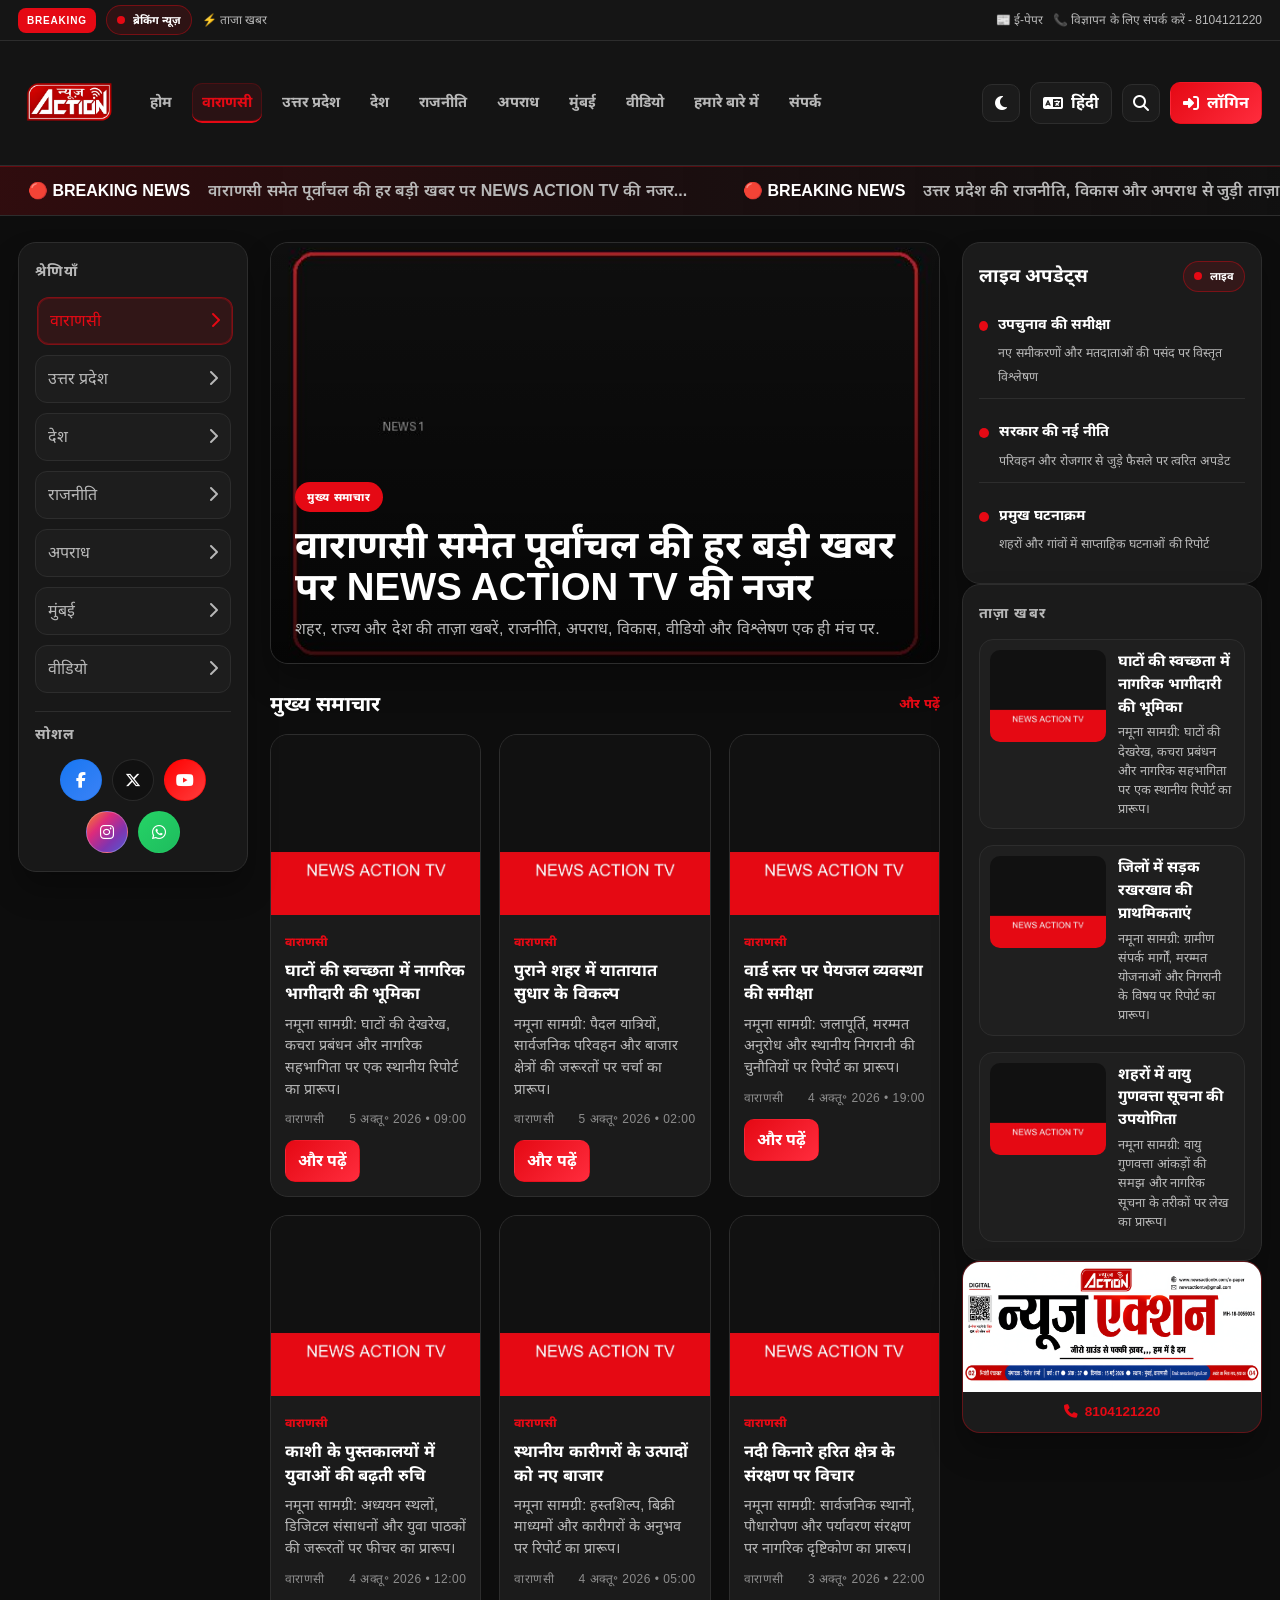
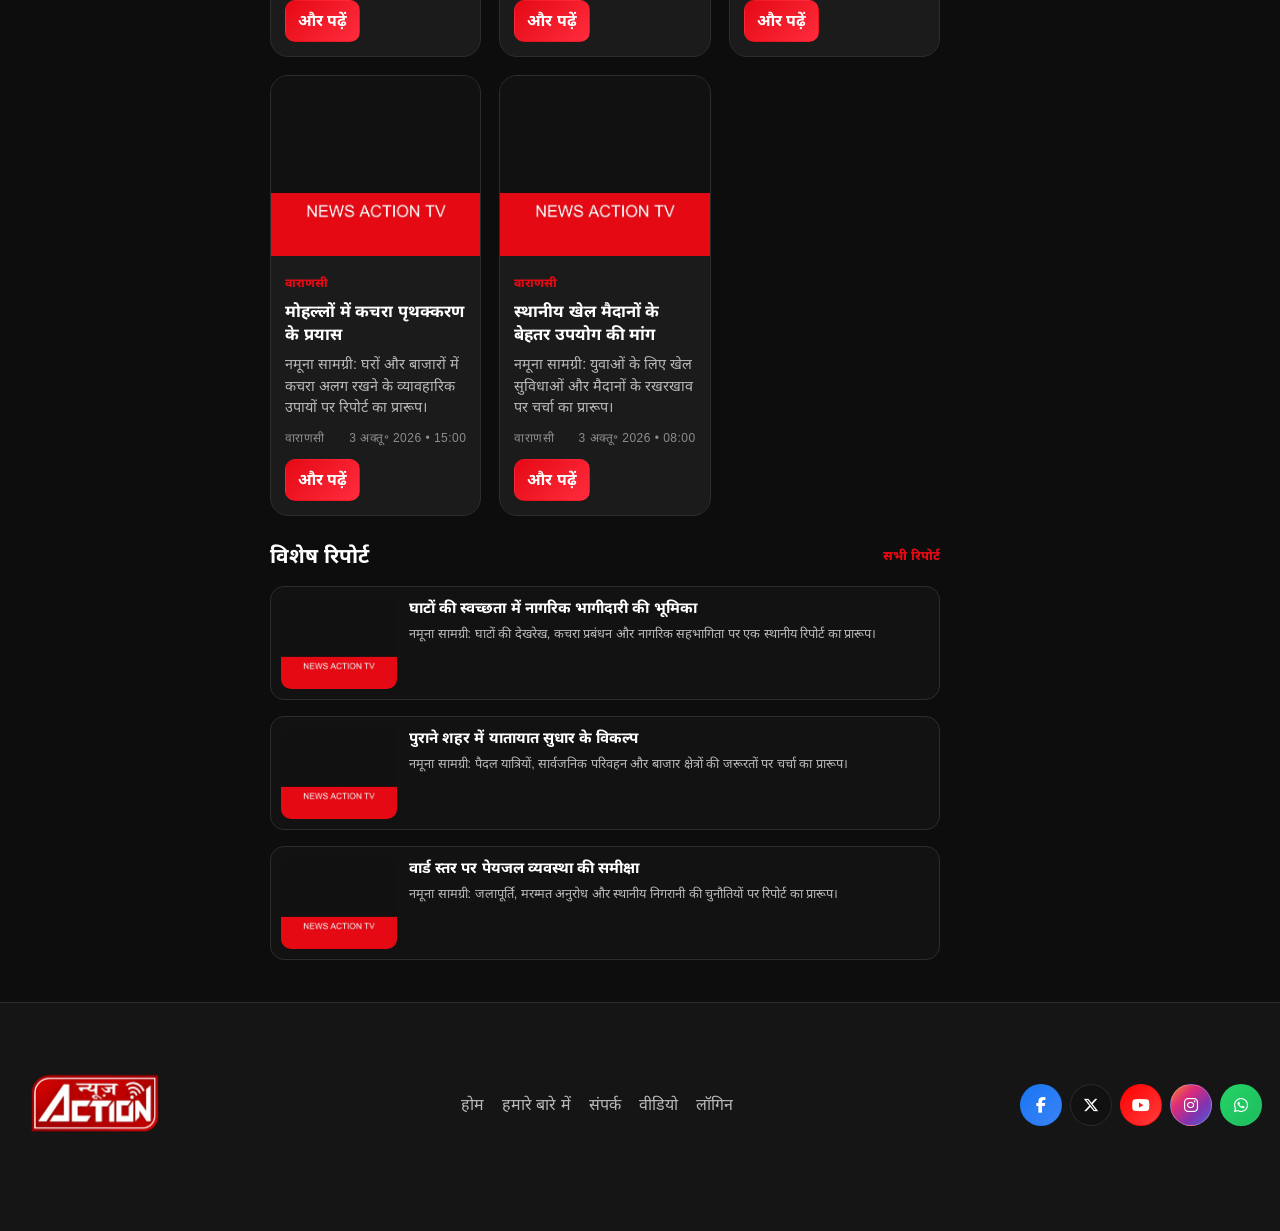
<file: varanasi.html>
<!DOCTYPE html><html lang="hi"><head><meta charset="UTF-8" /><meta name="viewport" content="width=device-width, initial-scale=1.0" /><title>वाराणसी | NEWS ACTION TV</title><link rel="preconnect" href="https://fonts.googleapis.com" /><link rel="preconnect" href="https://fonts.gstatic.com" crossorigin /><link href="https://fonts.googleapis.com/css2?family=Inter:wght@400;500;600;700;800;900&family=Noto+Sans+Devanagari:wght@400;500;700;800&display=swap" rel="stylesheet" /><link rel="stylesheet" href="https://cdnjs.cloudflare.com/ajax/libs/font-awesome/6.5.2/css/all.min.css" crossorigin="anonymous" referrerpolicy="no-referrer" /><style>
    :root {
      --bg: #0d0d0d;
      --bg-soft: #151515;
      --panel: #1b1b1b;
      --panel-2: #1f1f1f;
      --panel-3: #242424;
      --text: #ffffff;
      --text-strong: #ffffff;
      --muted: #b8b8b8;
      --muted-2: #8d8d8d;
      --border: #2d2d2d;
      --primary: #e50914;
      --primary-2: #ff2c3d;
      --accent: #ffb25b;
      --shadow: 0 18px 30px rgba(0,0,0,.28);
      --radius: 18px;
      --topbar-bg: #151515;
      --header-bg: rgba(21,21,21,0.96);
    }
    body.theme-light {
      --bg: #f5f6f8;
      --bg-soft: #eef1f4;
      --panel: #ffffff;
      --panel-2: #f8f9fb;
      --panel-3: #f8f9fb;
      --text: #171717;
      --text-strong: #171717;
      --muted: #555555;
      --muted-2: #777777;
      --border: #e5e7eb;
      --primary: #e50914;
      --primary-2: #ff2c3d;
      --accent: #ff9b1c;
      --shadow: 0 18px 30px rgba(17,17,17,0.08);
      --topbar-bg: #ffffff;
      --header-bg: rgba(255,255,255,0.96);
    }
    * { box-sizing: border-box; }
    html { scroll-behavior: smooth; }
    body {
      margin: 0; background: var(--bg); color: var(--text); font-family: "Segoe UI", Arial, "Noto Sans Devanagari", sans-serif;
      line-height: 1.5; overflow-x: hidden;
    }
    img { max-width: 100%; display: block; }
    a { color: inherit; text-decoration: none; }
    button, input, textarea, select { font: inherit; }
    .container { max-width: 1480px; margin: 0 auto; padding: 0 18px; }
    .top-strip { background: var(--topbar-bg); border-bottom: 1px solid var(--border); font-size: 12px; color: var(--muted); position: relative; z-index: 30; }
    .top-strip-inner { display: flex; align-items: center; justify-content: space-between; gap: 14px; min-height: 40px; overflow: hidden; max-width: 1480px; margin: 0 auto; padding: 0 18px; }
    .strip-left, .strip-right { display: flex; align-items: center; gap: 10px; white-space: nowrap; }
    .top-badge { background: var(--primary); color: #fff; font-weight: 800; font-size: 10px; padding: 5px 9px; border-radius: 8px; letter-spacing: 0.08em; text-transform: uppercase; }
    .status-pill { display: inline-flex; align-items: center; gap: 8px; background: rgba(229,9,20,0.12); border: 1px solid rgba(229,9,20,0.4); padding: 6px 10px; border-radius: 999px; color: var(--text); font-size: 11px; font-weight: 700; }
    .status-dot { width:8px; height:8px; border-radius:50%; background: var(--primary); animation: pulse 1.4s infinite; }
    .header { background: var(--header-bg); border-bottom: 1px solid var(--border); position: sticky; top: 0; z-index: 40; backdrop-filter: blur(12px); }
    .header-inner { display: flex; align-items: center; justify-content: space-between; gap: 18px; max-width: 1480px; margin: 0 auto; padding: 10px 18px; }
    .brand { display: flex; align-items: center; gap: 14px; min-width: 0; }
    .brand img { width: auto; height: 72px; object-fit: contain; }
    .brand-logo { height: 75px; width: auto; max-width: 220px; object-fit: contain; display: block; }
    .footer-brand { display: flex; align-items: center; }
    .footer-logo { height: 52px; }
    .nav { display: flex; align-items: center; justify-content: center; gap: 10px; flex-wrap: wrap; position: relative; z-index: 30; }
    .nav a, .side-list a { position: relative; z-index: 1; cursor: pointer; pointer-events: auto; }
    .nav a { display: inline-flex; align-items: center; padding: 8px 10px; border-radius: 10px; color: var(--muted); font-size: 0.92rem; font-weight: 700; border-bottom: 2px solid transparent; transition: all 0.3s ease; }
    .nav a:hover { color: var(--primary); background: rgba(229,9,20,0.08); transform: translateY(-1px); }
    .nav a.active { background: rgba(229,9,20,0.10); color: var(--primary); border-bottom-color: var(--primary); box-shadow: inset 0 0 0 1px rgba(229,9,20,0.18); }
    .header-tools { display: flex; align-items: center; gap: 10px; }
    .tool-btn { border: 1px solid var(--border); background: var(--panel); color: var(--text); border-radius: 10px; padding: 8px 12px; cursor: pointer; font-weight: 700; display: inline-flex; align-items: center; justify-content: center; gap: 8px; transition: transform 0.25s ease, box-shadow 0.25s ease, background 0.25s ease, border-color 0.25s ease; }
    .tool-btn:hover { transform: translateY(-1px) scale(1.02); box-shadow: 0 8px 18px rgba(229,9,20,0.12); }
    .tool-btn.primary { background: linear-gradient(135deg, var(--primary), var(--primary-2)); border-color: transparent; color: #fff; }
    .tool-btn.icon-only { width: 38px; height: 38px; padding: 0; }
    .theme-toggle, .lang-toggle { display: inline-flex; align-items: center; gap: 8px; }
    .mobile-toggle { display: none; }
    .socials { display: inline-flex; align-items: center; gap: 8px; }
    .socials a { width: 34px; height: 34px; display: grid; place-items: center; border-radius: 50%; border: 1px solid var(--border); background: var(--panel); color: var(--text); transition: transform 0.3s ease, box-shadow 0.3s ease, filter 0.3s ease; }
    .socials a:hover { transform: translateY(-3px) scale(1.08); box-shadow: 0 12px 22px rgba(0,0,0,0.25); }
    .socials a.facebook { background: linear-gradient(135deg, #1877f2, #3b82f6); border-color: rgba(24,119,242,0.5); color: #fff; }
    .socials a.youtube { background: linear-gradient(135deg, #ff0000, #ff3d3d); border-color: rgba(255,0,0,0.5); color: #fff; }
    .socials a.instagram { background: linear-gradient(135deg, #f58529, #dd2a7b, #8134af, #515bd4); border-color: rgba(255,255,255,0.25); color: #fff; }
    .socials a.whatsapp { background: linear-gradient(135deg, #25d366, #1ebc5e); border-color: rgba(37,211,102,0.5); color: #fff; }
    .socials a.x-link { background: linear-gradient(135deg, #111111, #3a3a3a); border-color: rgba(255,255,255,0.1); color: #fff; }
    body.theme-light .socials a.x-link { background: #111111; color: #ffffff; }
    .ticker { background: linear-gradient(90deg, rgba(229,9,20,0.16), rgba(255,30,45,0.06), rgba(17,17,17,0.9)); border-top: 1px solid rgba(229,9,20,0.3); border-bottom: 1px solid var(--border); overflow: hidden; white-space: nowrap; }
    .ticker-inner { display: inline-block; min-width: 100%; padding: 12px 0; animation: tickerScroll 26s linear infinite; }
    .ticker-item { display: inline-flex; align-items: center; gap: 18px; padding: 0 28px; font-weight: 800; }
    .ticker-item span:last-child { color: var(--muted); font-weight: 600; }
    @keyframes tickerScroll { 0% { transform: translateX(0); } 100% { transform: translateX(-50%); } }
    @keyframes pulse { 0% { transform: scale(1); opacity: 1; } 50% { transform: scale(1.2); opacity: .8; } 100% { transform: scale(1); opacity: 1; } }
    main { padding: 26px 0 42px; }
    .page-grid { display: grid; grid-template-columns: 230px minmax(0, 1fr) 300px; gap: 22px; }
    .panel { background: var(--panel); border: 1px solid var(--border); border-radius: var(--radius); box-shadow: var(--shadow); }
    .sidebar-group { padding: 18px 16px; }
    .left-column, .right-column { position: sticky; top: 118px; align-self: start; height: fit-content; }
    .side-title { margin: 0 0 14px; font-size: 0.9rem; letter-spacing: .08em; text-transform: uppercase; color: var(--muted); }
    .side-list { list-style: none; padding: 0; margin: 0; display: grid; gap: 10px; }
    .side-list a { display: flex; justify-content: space-between; align-items: center; padding: 11px 12px; border: 1px solid var(--border); border-radius: 12px; background: rgba(255,255,255,0.02); color: var(--muted); transition: transform 0.3s ease, background 0.3s ease, border-color 0.3s ease, box-shadow 0.3s ease; }
    .side-list a:hover, .side-list a.active { background: rgba(229,9,20,0.12); color: var(--primary); border-color: rgba(229,9,20,0.45); box-shadow: inset 0 0 0 1px rgba(229,9,20,0.25); transform: translateX(2px); }
    .main-column { display: grid; gap: 24px; }
    .hero { overflow: hidden; }
    .hero-media { position: relative; }
    .hero-media img { width: 100%; height: 420px; object-fit: cover; }
    .hero-overlay { position: absolute; inset: 0; background: linear-gradient(180deg, rgba(0,0,0,0.18), rgba(0,0,0,0.72)); }
    .hero-copy { position: absolute; left: 24px; right: 24px; bottom: 22px; }
    .hero-tag { display: inline-block; background: var(--primary); color: white; padding: 7px 12px; border-radius: 999px; font-size: 11px; font-weight: 800; letter-spacing: .08em; text-transform: uppercase; margin-bottom: 12px; }
    .hero-copy h1 { margin: 0 0 10px; font-size: clamp(2rem, 3vw, 3.1rem); line-height: 1.08; }
    .hero-copy p { margin: 0; max-width: 700px; color: var(--muted); }
    .section-head { display: flex; justify-content: space-between; align-items: center; margin-bottom: 15px; }
    .section-head h2 { margin: 0; font-size: 1.3rem; }
    .section-head a { color: var(--primary); font-weight: 800; font-size: 0.8rem; }
    .story-grid { display: grid; grid-template-columns: repeat(3, minmax(0, 1fr)); gap: 18px; }
    .story-card { background: var(--panel); border: 1px solid var(--border); border-radius: var(--radius); overflow: hidden; transition: transform 0.3s ease, box-shadow 0.3s ease; }
    .story-card:hover { transform: translateY(-4px); box-shadow: 0 18px 28px rgba(0,0,0,0.18); }
    .story-card img { height: 180px; width: 100%; object-fit: cover; display: block; transition: transform 0.3s ease; }
    .story-card:hover img { transform: scale(1.05); }
    .story-card .body { padding: 14px; }
    .story-card h3 { margin: 0 0 8px; font-size: 1.04rem; line-height: 1.4; }
    .story-card p { margin: 0; color: var(--muted); font-size: 0.9rem; }
    .meta { display: flex; justify-content: space-between; align-items: center; gap: 8px; margin-top: 10px; font-size: 0.75rem; color: var(--muted-2); text-transform: uppercase; letter-spacing: 0.04em; }
    .list-stack { display: grid; gap: 16px; }
    .mini-story { display: grid; grid-template-columns: 116px 1fr; gap: 12px; background: rgba(255,255,255,0.02); border: 1px solid var(--border); border-radius: 14px; padding: 10px; transition: transform 0.3s ease, box-shadow 0.3s ease; }
    .mini-story:hover { transform: translateY(-3px); box-shadow: 0 12px 22px rgba(0,0,0,0.14); }
    .mini-story img { height: 92px; object-fit: cover; border-radius: 10px; width: 100%; display: block; transition: transform 0.3s ease; }
    .mini-story:hover img { transform: scale(1.05); }
    .mini-story h4 { margin: 0 0 4px; font-size: 0.95rem; }
    .mini-story p { margin: 0; color: var(--muted); font-size: 0.8rem; }
    .box, .live-box { padding: 18px 16px; }
    .live-line { display: flex; justify-content: space-between; align-items: center; margin-bottom: 12px; }
    .live-line h3 { margin: 0; }
    .update-list { list-style: none; margin: 0; padding: 0; display: grid; gap: 12px; }
    .update-list li { display: flex; gap: 10px; align-items: flex-start; padding: 10px 0; border-bottom: 1px solid var(--border); }
    .update-list li:last-child { border-bottom: 0; }
    .bullet { width: 10px; height: 10px; border-radius: 50%; background: var(--primary); margin-top: 7px; }
    .update-list strong { display: block; margin-bottom: 5px; font-size: 0.9rem; }
    .update-list span { color: var(--muted); font-size: 0.78rem; }
    .ad-box { min-height: 230px; display: grid; place-items: center; text-align: center; background: linear-gradient(135deg, rgba(229,9,20,0.38), rgba(255,174,66,0.18)); border: 1px solid rgba(229,9,20,0.35); border-radius: var(--radius); font-weight: 900; text-transform: uppercase; letter-spacing: 0.08em; }
    .ad-box small { display: block; margin-top: 8px; font-size: 0.7rem; letter-spacing: 0.12em; color: var(--muted); }
    .video-grid { display: grid; grid-template-columns: repeat(3, minmax(0,1fr)); gap: 18px; }
    .video-card { background: var(--panel); border: 1px solid var(--border); border-radius: 18px; overflow: hidden; }
    .video-thumb { position: relative; }
    .video-thumb img { width:100%; height:220px; object-fit:cover; }
    .play-badge { position:absolute; inset:0; display:grid; place-items:center; }
    .play-badge span { width:64px; height:64px; display:grid; place-items:center; border-radius:50%; background: rgba(229,9,20,0.9); font-size:1.2rem; }
    .video-details { padding: 14px; }
    .video-details h3 { margin:0 0 6px; font-size:1.04rem; }
    .video-details p { margin:0 0 12px; color: var(--muted); font-size:0.8rem; }
    .video-link { display:inline-block; color: #fff; background: linear-gradient(135deg, var(--primary), var(--primary-2)); padding: 9px 12px; border-radius: 10px; font-size:0.8rem; font-weight:800; }
    .article-shell { display: grid; gap: 22px; }
    .article-hero img { width:100%; height: 360px; object-fit: cover; border-radius: 18px; }
    .article-body { background: var(--panel); border: 1px solid var(--border); border-radius: 18px; padding: 24px; }
    .article-body h1 { margin:0 0 12px; font-size: clamp(2rem, 3vw, 3rem); line-height: 1.15; }
    .article-body p { margin:0 0 16px; color: var(--text); font-size: 1.02rem; }
    .contact-grid { display:grid; grid-template-columns: 1.1fr 0.9fr; gap: 20px; }
    .card-pad { padding: 22px; }
    .field { display: grid; gap: 8px; margin-bottom: 14px; }
    .field input, .field textarea, .field select { width:100%; padding: 12px 14px; border-radius: 12px; border:1px solid var(--border); background: rgba(255,255,255,0.03); color: var(--text); }
    .submit-btn { border:none; background: linear-gradient(135deg, var(--primary), var(--primary-2)); color:#fff; font-weight:800; padding: 12px 18px; border-radius: 12px; cursor: pointer; }
    .top-meta { display:flex; align-items:center; gap:8px; color:var(--muted); font-size:0.82rem; }
    .icon-list { display:grid; gap:10px; list-style:none; margin: 0; padding:0; }
    .icon-list li { display:flex; align-items:center; gap:10px; color: var(--muted); }
    footer { background: var(--header-bg); border-top: 1px solid var(--border); padding: 24px 0 48px; }
    .footer-inner { display:flex; justify-content:space-between; align-items:center; flex-wrap:wrap; gap:20px; }
    .footer-links { display:flex; gap:18px; flex-wrap:wrap; color: var(--muted); }
    .muted { color: var(--muted); }
    .page-shell { padding: 28px 0 40px; }
    .admin-layout { display:grid; grid-template-columns: 260px minmax(0,1fr); gap: 20px; }
    .admin-sidebar { padding: 20px 18px; }
    .nav-stack { display:grid; gap:10px; }
    .nav-stack a { display:flex; align-items:center; gap:10px; padding:10px 12px; border-radius: 12px; border:1px solid var(--border); color: var(--muted); background: rgba(255,255,255,0.02); }
    .nav-stack a.main { background: rgba(229,9,20,0.12); border-color: rgba(229,9,20,0.4); color: var(--text); }
    .admin-main { display:grid; gap:20px; }
    .stats-grid { display:grid; grid-template-columns: repeat(4, minmax(0,1fr)); gap:16px; }
    .stat-card { padding:20px; }
    .stat-card h3 { margin:0; font-size: 2rem; }
    .stat-card p { margin:8px 0 0; color: var(--muted); }
    .dashboard-grid { display:grid; grid-template-columns: 1.2fr 0.8fr; gap:18px; }
    .template-list { list-style:none; margin:0; padding:0; display:grid; gap:12px; }
    .template-list li { border:1px solid var(--border); border-radius: 12px; padding: 12px 14px; color: var(--muted); }
    .login-wrap { display:grid; place-items:center; min-height:70vh; padding: 40px 18px; }
    .login-box { width: min(460px, 100%); padding: 28px; border-radius: 20px; background: var(--panel); border:1px solid var(--border); box-shadow: var(--shadow); }
    .login-box h1 { margin:0 0 16px; }
    @media (max-width:1180px) {
      .page-grid { grid-template-columns: 210px minmax(0,1fr) 280px; }
      .story-grid, .video-grid { grid-template-columns: repeat(2, minmax(0,1fr)); }
      .stats-grid { grid-template-columns: repeat(2, minmax(0,1fr)); }
    }
    @media (max-width: 980px) {
      .brand-logo { height: 50px; }
      .nav { display:none; }
      .nav.open { display:flex; position: absolute; top: 100%; left: 18px; right: 18px; background: var(--panel); border: 1px solid var(--border); border-radius: 14px; padding: 10px; flex-direction: column; align-items: stretch; box-shadow: var(--shadow); }
      .header-inner { position: relative; }
      .mobile-toggle { display: inline-flex; }
      .left-column, .right-column { position: static; }
      .page-grid { grid-template-columns: 1fr; }
      .story-grid, .video-grid, .contact-grid, .dashboard-grid, .stats-grid { grid-template-columns: 1fr; }
      .brand img { width: auto; height: 52px; }
      .header-tools { margin-left: auto; }
    }
    @media (max-width: 640px) {
      .top-strip-inner { flex-wrap: wrap; justify-content: center; padding-top: 8px; padding-bottom: 8px; }
      .strip-right, .strip-left { white-space: normal; flex-wrap: wrap; justify-content: center; }
      .hero-media img { height: 300px; }
      .hero-copy { left: 16px; right:16px; bottom:16px; }
      .mini-story { grid-template-columns: 1fr; }
    }
</style><link rel="stylesheet" href="assets/css/theme-overrides.css" /></head><body data-category="varanasi"><div class="top-strip"><div class="top-strip-inner"><div class="strip-left"><span class="top-badge">Breaking</span><span class="status-pill"><span class="status-dot"></span><span>ब्रेकिंग न्यूज़</span></span><span>⚡ ताजा खबर</span></div><div class="strip-right"><span>📰 ई-पेपर</span><span>📞 विज्ञापन के लिए संपर्क करें - 8104121220</span></div></div></div><header class="header"><div class="header-inner"><div class="brand"><img src="assets/images/logo.jpeg" alt="NEWS ACTION TV" class="brand-logo" /></div><nav class="nav" id="mainNav"><a href="index.html"><span class="i18n" data-hi="होम" data-en="Home">होम</span></a>
<a href="varanasi.html" class="active"><span class="i18n" data-hi="वाराणसी" data-en="Varanasi">वाराणसी</span></a>
<a href="uttar-pradesh.html"><span class="i18n" data-hi="उत्तर प्रदेश" data-en="Uttar Pradesh">उत्तर प्रदेश</span></a>
<a href="desh.html"><span class="i18n" data-hi="देश" data-en="Desh">देश</span></a>
<a href="rajneeti.html"><span class="i18n" data-hi="राजनीति" data-en="Rajneeti">राजनीति</span></a>
<a href="apradh.html"><span class="i18n" data-hi="अपराध" data-en="Apradh">अपराध</span></a>
<a href="mumbai.html"><span class="i18n" data-hi="मुंबई" data-en="Mumbai">मुंबई</span></a>
<a href="video.html"><span class="i18n" data-hi="वीडियो" data-en="Video">वीडियो</span></a>
<a href="about.html"><span class="i18n" data-hi="हमारे बारे में" data-en="About">हमारे बारे में</span></a>
<a href="contact.html"><span class="i18n" data-hi="संपर्क" data-en="Contact">संपर्क</span></a></nav><div class="header-tools"><button class="tool-btn icon-only theme-toggle" data-theme-toggle aria-label="Toggle theme"><i class="fa-solid fa-moon"></i></button><button class="tool-btn lang-toggle" data-lang-toggle aria-label="Toggle language"><i class="fa-solid fa-language"></i> <span data-lang-label>हिंदी</span></button><button class="tool-btn icon-only" aria-label="Search"><i class="fa-solid fa-magnifying-glass"></i></button><a href="login.html" class="tool-btn primary"><i class="fa-solid fa-right-to-bracket"></i> <span class="i18n" data-hi="लॉगिन" data-en="Login">लॉगिन</span></a><button class="tool-btn icon-only mobile-toggle" id="mobileToggle" aria-label="Toggle menu"><i class="fa-solid fa-bars"></i></button></div></div></header><div class="ticker"><div class="ticker-inner"><div class="ticker-item"><span class="text-red">&#x1F534; BREAKING NEWS</span><span>वाराणसी समेत पूर्वांचल की हर बड़ी खबर पर NEWS ACTION TV की नजर...</span></div><div class="ticker-item"><span class="text-red">&#x1F534; BREAKING NEWS</span><span>उत्तर प्रदेश की राजनीति, विकास और अपराध से जुड़ी ताज़ा खबरें आपके लिए...</span></div><div class="ticker-item"><span class="text-red">&#x1F534; BREAKING NEWS</span><span>देश-दुनिया की सबसे तेज़ खबरें, अपडेट्स और विश्लेषण...</span></div><div class="ticker-item"><span class="text-red">&#x1F534; BREAKING NEWS</span><span>वाराणसी समेत पूर्वांचल की हर बड़ी खबर पर NEWS ACTION TV की नजर...</span></div></div></div>
    <main>
      <div class="container page-grid">
        <aside class="left-column panel sidebar-group">
          <h3 class="side-title i18n" data-hi="श्रेणियाँ" data-en="Categories">श्रेणियाँ</h3>
          <ul class="side-list">
            <li><a href="varanasi.html" class="active"><span class="i18n" data-hi="वाराणसी" data-en="Varanasi">वाराणसी</span> <span><i class="fa-solid fa-chevron-right"></i></span></a></li>
            <li><a href="uttar-pradesh.html"><span class="i18n" data-hi="उत्तर प्रदेश" data-en="Uttar Pradesh">उत्तर प्रदेश</span> <span><i class="fa-solid fa-chevron-right"></i></span></a></li>
            <li><a href="desh.html"><span class="i18n" data-hi="देश" data-en="National">देश</span> <span><i class="fa-solid fa-chevron-right"></i></span></a></li>
            <li><a href="rajneeti.html"><span class="i18n" data-hi="राजनीति" data-en="Politics">राजनीति</span> <span><i class="fa-solid fa-chevron-right"></i></span></a></li>
            <li><a href="apradh.html"><span class="i18n" data-hi="अपराध" data-en="Crime">अपराध</span> <span><i class="fa-solid fa-chevron-right"></i></span></a></li>
            <li><a href="mumbai.html"><span class="i18n" data-hi="मुंबई" data-en="Mumbai">मुंबई</span> <span><i class="fa-solid fa-chevron-right"></i></span></a></li>
            <li><a href="video.html"><span class="i18n" data-hi="वीडियो" data-en="Video">वीडियो</span> <span><i class="fa-solid fa-chevron-right"></i></span></a></li>
          </ul>
          <div style="margin-top: 18px; padding-top: 12px; border-top: 1px solid var(--border);">
            <h3 class="side-title i18n" data-hi="सोशल" data-en="Social">सोशल</h3>
            <div class="socials" aria-label="Social links">
              <a href="https://www.facebook.com/share/1DkvCJDCFk/" target="_blank" rel="noopener noreferrer" aria-label="Facebook" class="facebook"><i class="fa-brands fa-facebook-f"></i></a>
              <a href="https://x.com/newsactiontv" target="_blank" rel="noopener noreferrer" aria-label="X" class="x-link"><i class="fa-brands fa-x-twitter"></i></a>
              <a href="https://youtube.com/@newsactiontv6323?si=QFgnQDTZoaAnHGNd" target="_blank" rel="noopener noreferrer" aria-label="YouTube" class="youtube"><i class="fa-brands fa-youtube"></i></a>
              <a href="https://www.instagram.com/shrmaa_d?stkn=MXhnb2pydTF2d295aQ==" target="_blank" rel="noopener noreferrer" aria-label="Instagram" class="instagram"><i class="fa-brands fa-instagram"></i></a>
              <a href="https://wa.me/918104121220" target="_blank" rel="noopener noreferrer" aria-label="WhatsApp" class="whatsapp"><i class="fa-brands fa-whatsapp"></i></a>
            </div>
          </div>
        </aside>

        <div class="main-column">
          <section class="hero panel">
            <div class="hero-media">
              <img src="assets/images/news/varanasi-01.jpg" alt="??????? ??????" loading="lazy" onerror="this.onerror=null;this.src='assets/images/news/default-news.jpg';" />
              <div class="hero-overlay"></div>
              <div class="hero-copy">
                <span class="hero-tag i18n" data-hi="मुख्य समाचार" data-en="Top Story">मुख्य समाचार</span>
                <h1 class="i18n" data-hi="वाराणसी समेत पूर्वांचल की हर बड़ी खबर पर NEWS ACTION TV की नजर" data-en="NEWS ACTION TV tracks every major story across Varanasi and Purvanchal">वाराणसी समेत पूर्वांचल की हर बड़ी खबर पर NEWS ACTION TV की नजर</h1>
                <p class="i18n" data-hi="शहर, राज्य और देश की ताज़ा खबरें, राजनीति, अपराध, विकास, वीडियो और विश्लेषण एक ही मंच पर." data-en="Fresh updates on city, state and national stories, politics, crime, development, video and analysis in one place.">शहर, राज्य और देश की ताज़ा खबरें, राजनीति, अपराध, विकास, वीडियो और विश्लेषण एक ही मंच पर.</p>
              </div>
            </div>
          </section>
          <section>
            <div class="section-head">
              <h2 class="i18n" data-hi="मुख्य समाचार" data-en="Top News">मुख्य समाचार</h2>
              <a href="article.html" class="i18n" data-hi="और पढ़ें" data-en="Read More">और पढ़ें</a>
            </div>
            <div class="story-grid"><div class="dynamic-news-grid" data-news-list data-category="varanasi" data-load-more></div></div>
          </section>
          <section>
            <div class="section-head">
              <h2 class="i18n" data-hi="विशेष रिपोर्ट" data-en="Special Reports">विशेष रिपोर्ट</h2>
              <a href="article.html" class="i18n" data-hi="सभी रिपोर्ट" data-en="All Reports">सभी रिपोर्ट</a>
            </div>
            <div class="list-stack"><div class="dynamic-mini-list" data-news-list data-category="varanasi" data-layout="mini"></div></div>
          </section>
        </div>

        <aside class="right-column">
          <div class="panel live-box">
            <div class="live-line">
              <h3 class="i18n" data-hi="लाइव अपडेट्स" data-en="Live Updates">लाइव अपडेट्स</h3>
              <span class="status-pill"><span class="status-dot"></span><span class="i18n" data-hi="लाइव" data-en="Live">लाइव</span></span>
            </div>
            <ul class="update-list">
              <li><span class="bullet"></span><div><strong class="i18n" data-hi="उपचुनाव की समीक्षा" data-en="By-election review">उपचुनाव की समीक्षा</strong><span class="i18n" data-hi="नए समीकरणों और मतदाताओं की पसंद पर विस्तृत विश्लेषण" data-en="Detailed analysis of fresh equations and voter preferences">नए समीकरणों और मतदाताओं की पसंद पर विस्तृत विश्लेषण</span></div></li>
              <li><span class="bullet"></span><div><strong class="i18n" data-hi="सरकार की नई नीति" data-en="New government policy">सरकार की नई नीति</strong><span class="i18n" data-hi="परिवहन और रोजगार से जुड़े फैसले पर त्वरित अपडेट" data-en="Quick update on transport and employment decisions">परिवहन और रोजगार से जुड़े फैसले पर त्वरित अपडेट</span></div></li>
              <li><span class="bullet"></span><div><strong class="i18n" data-hi="प्रमुख घटनाक्रम" data-en="Major developments">प्रमुख घटनाक्रम</strong><span class="i18n" data-hi="शहरों और गांवों में साप्ताहिक घटनाओं की रिपोर्ट" data-en="Weekly report on events in cities and villages">शहरों और गांवों में साप्ताहिक घटनाओं की रिपोर्ट</span></div></li>
            </ul>
          </div>
          <div class="panel box">
            <h3 class="side-title i18n" data-hi="ताज़ा खबर" data-en="Latest news">ताज़ा खबर</h3>
            <div class="list-stack"><div class="dynamic-mini-list" data-news-list data-category="all" data-layout="mini"></div></div>
          </div>
          <div class="ad-box panel"><a class="ad-link" href="tel:+918104121220" aria-label="???????? ?? ??? 8104121220 ?? ??? ????"><img class="ad-banner" src="assets/images/adsbanner.png" alt="???????? ???? - ??????: 8104121220" /><span class="ad-phone"><i class="fa-solid fa-phone"></i> 8104121220</span></a></div>
        </aside>
      </div>
    </main>
<footer><div class="container footer-inner"><div class="footer-brand"><img src="assets/images/logo.jpeg" alt="NEWS ACTION TV" class="brand-logo footer-logo" /></div><div class="footer-links"><a href="index.html" class="i18n" data-hi="होम" data-en="Home">होम</a><a href="about.html" class="i18n" data-hi="हमारे बारे में" data-en="About">हमारे बारे में</a><a href="contact.html" class="i18n" data-hi="संपर्क" data-en="Contact">संपर्क</a><a href="video.html" class="i18n" data-hi="वीडियो" data-en="Video">वीडियो</a><a href="login.html" class="i18n" data-hi="लॉगिन" data-en="Login">लॉगिन</a></div><div class="socials"><a href="https://www.facebook.com/share/1DkvCJDCFk/" target="_blank" rel="noopener noreferrer" aria-label="Facebook" class="facebook"><i class="fa-brands fa-facebook-f"></i></a><a href="https://x.com/newsactiontv" target="_blank" rel="noopener noreferrer" aria-label="X" class="x-link"><i class="fa-brands fa-x-twitter"></i></a><a href="https://youtube.com/@newsactiontv6323?si=QFgnQDTZoaAnHGNd" target="_blank" rel="noopener noreferrer" aria-label="YouTube" class="youtube"><i class="fa-brands fa-youtube"></i></a><a href="https://www.instagram.com/shrmaa_d?stkn=MXhnb2pydTF2d295aQ==" target="_blank" rel="noopener noreferrer" aria-label="Instagram" class="instagram"><i class="fa-brands fa-instagram"></i></a><a href="https://wa.me/918104121220" target="_blank" rel="noopener noreferrer" aria-label="WhatsApp" class="whatsapp"><i class="fa-brands fa-whatsapp"></i></a></div></div></footer><script>(() => { const body = document.body; const themeToggle = document.querySelector('[data-theme-toggle]'); const langToggle = document.querySelector('[data-lang-toggle]'); const menuToggle = document.getElementById('mobileToggle'); const nav = document.getElementById('mainNav'); const savedTheme = localStorage.getItem('newsActionTheme') || 'dark'; const savedLang = localStorage.getItem('newsActionLang') || 'hi'; function setTheme(theme) { const isLight = theme === 'light'; body.classList.toggle('theme-light', isLight); localStorage.setItem('newsActionTheme', theme); if (themeToggle) themeToggle.innerHTML = isLight ? '<i class="fa-solid fa-sun"></i>' : '<i class="fa-solid fa-moon"></i>'; } function applyLang(lang) { document.querySelectorAll('.i18n').forEach((el) => { const next = lang === 'en' ? el.dataset.en : el.dataset.hi; if (next) el.textContent = next; }); const langLabel = document.querySelector('[data-lang-label]'); if (langLabel) langLabel.textContent = lang === 'en' ? 'English' : 'हिंदी'; document.documentElement.lang = lang === 'en' ? 'en' : 'hi'; localStorage.setItem('newsActionLang', lang); } setTheme(savedTheme); applyLang(savedLang); if (themeToggle) themeToggle.addEventListener('click', () => setTheme(body.classList.contains('theme-light') ? 'dark' : 'light')); if (langToggle) langToggle.addEventListener('click', () => applyLang(document.documentElement.lang === 'en' ? 'hi' : 'en')); if (menuToggle && nav) menuToggle.addEventListener('click', () => nav.classList.toggle('open')); })();</script><script type="module" src="assets/js/news.js"></script></body></html>
<script>
document.addEventListener('DOMContentLoaded', function () {
  const current = (location.pathname.split('/').pop() || 'index.html');
  document.querySelectorAll('.nav a, .side-list a').forEach((link) => {
    const href = (link.getAttribute('href') || '').split('/').pop();
    if (href === current) {
      link.classList.add('active');
    }
    link.style.pointerEvents = 'auto';
    link.style.cursor = 'pointer';
  });
});
</script>
</file>
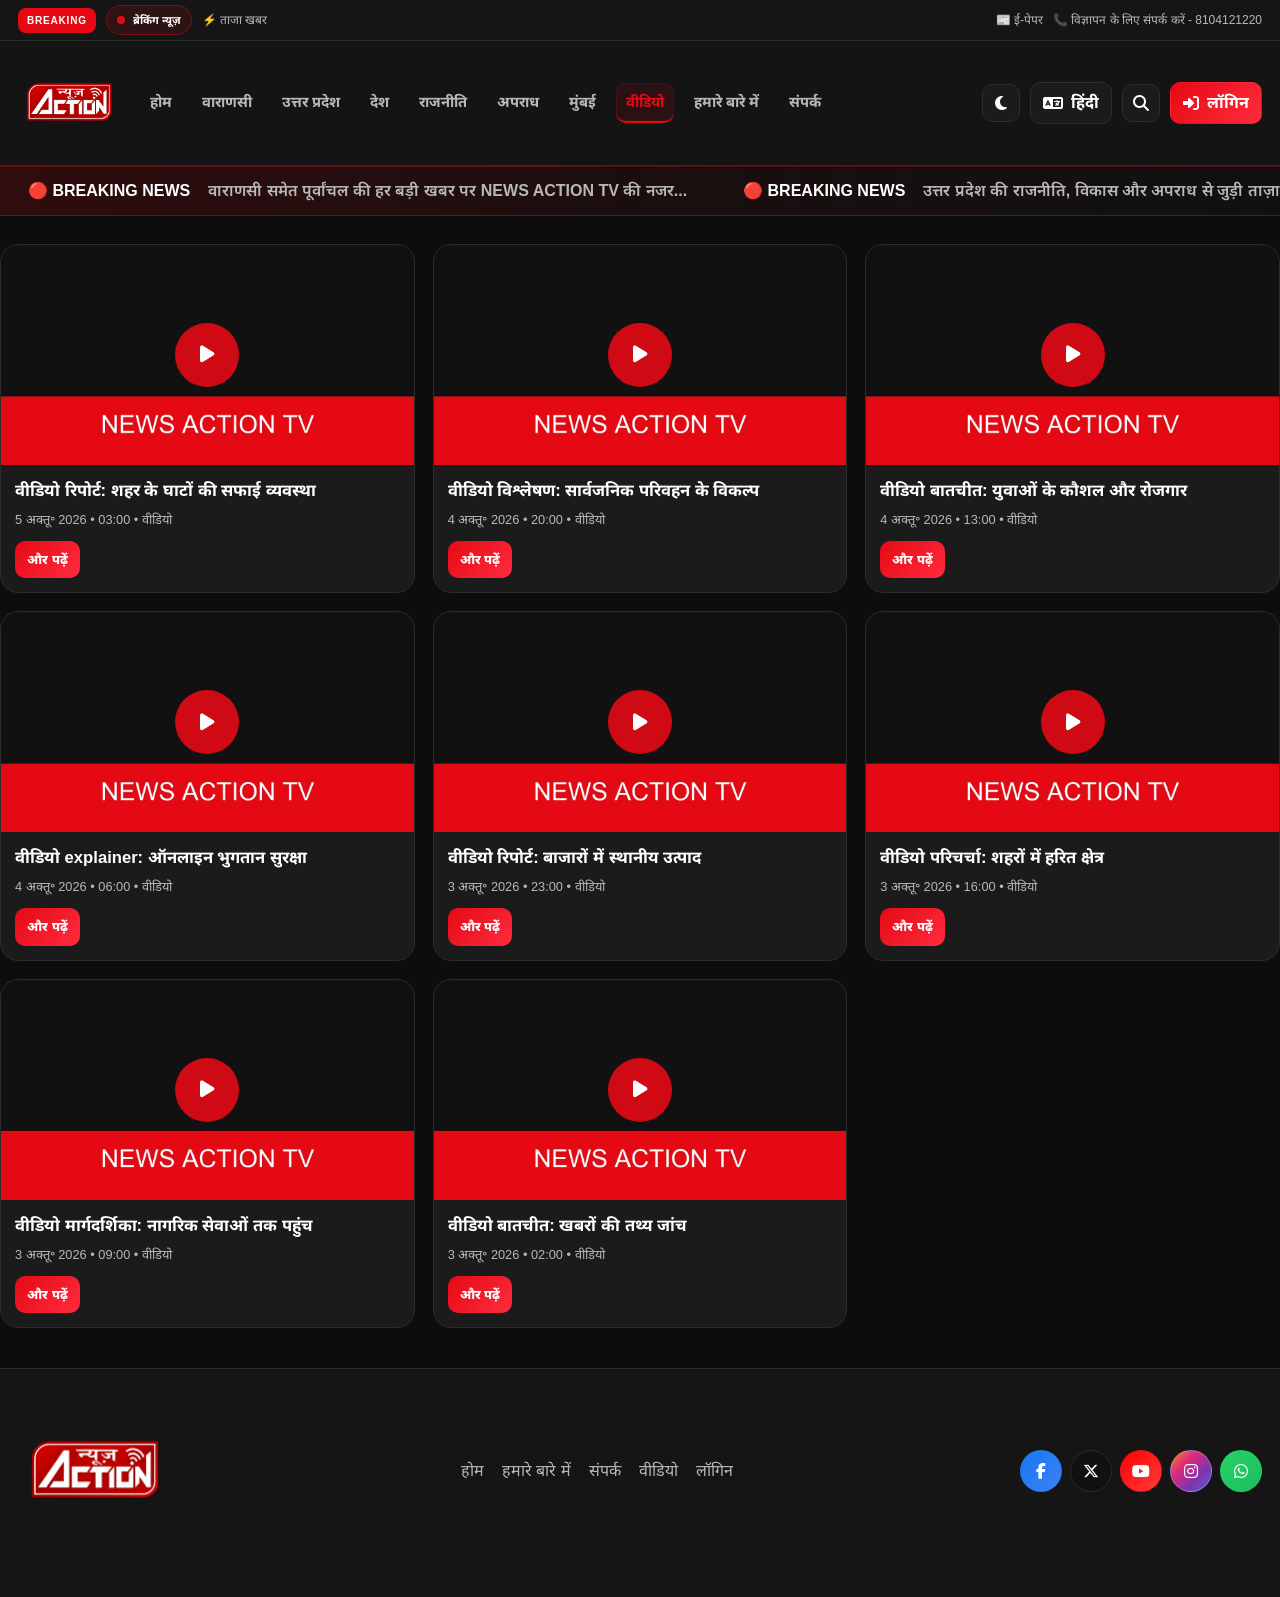
<file: video.html>
<!DOCTYPE html><html lang="hi"><head><meta charset="UTF-8" /><meta name="viewport" content="width=device-width, initial-scale=1.0" /><title>वीडियो | NEWS ACTION TV</title><link rel="preconnect" href="https://fonts.googleapis.com" /><link rel="preconnect" href="https://fonts.gstatic.com" crossorigin /><link href="https://fonts.googleapis.com/css2?family=Inter:wght@400;500;600;700;800;900&family=Noto+Sans+Devanagari:wght@400;500;700;800&display=swap" rel="stylesheet" /><link rel="stylesheet" href="https://cdnjs.cloudflare.com/ajax/libs/font-awesome/6.5.2/css/all.min.css" crossorigin="anonymous" referrerpolicy="no-referrer" /><style>
    :root {
      --bg: #0d0d0d;
      --bg-soft: #151515;
      --panel: #1b1b1b;
      --panel-2: #1f1f1f;
      --panel-3: #242424;
      --text: #ffffff;
      --text-strong: #ffffff;
      --muted: #b8b8b8;
      --muted-2: #8d8d8d;
      --border: #2d2d2d;
      --primary: #e50914;
      --primary-2: #ff2c3d;
      --accent: #ffb25b;
      --shadow: 0 18px 30px rgba(0,0,0,.28);
      --radius: 18px;
      --topbar-bg: #151515;
      --header-bg: rgba(21,21,21,0.96);
    }
    body.theme-light {
      --bg: #f5f6f8;
      --bg-soft: #eef1f4;
      --panel: #ffffff;
      --panel-2: #f8f9fb;
      --panel-3: #f8f9fb;
      --text: #171717;
      --text-strong: #171717;
      --muted: #555555;
      --muted-2: #777777;
      --border: #e5e7eb;
      --primary: #e50914;
      --primary-2: #ff2c3d;
      --accent: #ff9b1c;
      --shadow: 0 18px 30px rgba(17,17,17,0.08);
      --topbar-bg: #ffffff;
      --header-bg: rgba(255,255,255,0.96);
    }
    * { box-sizing: border-box; }
    html { scroll-behavior: smooth; }
    body {
      margin: 0; background: var(--bg); color: var(--text); font-family: "Segoe UI", Arial, "Noto Sans Devanagari", sans-serif;
      line-height: 1.5; overflow-x: hidden;
    }
    img { max-width: 100%; display: block; }
    a { color: inherit; text-decoration: none; }
    button, input, textarea, select { font: inherit; }
    .container { max-width: 1480px; margin: 0 auto; padding: 0 18px; }
    .top-strip { background: var(--topbar-bg); border-bottom: 1px solid var(--border); font-size: 12px; color: var(--muted); position: relative; z-index: 30; }
    .top-strip-inner { display: flex; align-items: center; justify-content: space-between; gap: 14px; min-height: 40px; overflow: hidden; max-width: 1480px; margin: 0 auto; padding: 0 18px; }
    .strip-left, .strip-right { display: flex; align-items: center; gap: 10px; white-space: nowrap; }
    .top-badge { background: var(--primary); color: #fff; font-weight: 800; font-size: 10px; padding: 5px 9px; border-radius: 8px; letter-spacing: 0.08em; text-transform: uppercase; }
    .status-pill { display: inline-flex; align-items: center; gap: 8px; background: rgba(229,9,20,0.12); border: 1px solid rgba(229,9,20,0.4); padding: 6px 10px; border-radius: 999px; color: var(--text); font-size: 11px; font-weight: 700; }
    .status-dot { width:8px; height:8px; border-radius:50%; background: var(--primary); animation: pulse 1.4s infinite; }
    .header { background: var(--header-bg); border-bottom: 1px solid var(--border); position: sticky; top: 0; z-index: 40; backdrop-filter: blur(12px); }
    .header-inner { display: flex; align-items: center; justify-content: space-between; gap: 18px; max-width: 1480px; margin: 0 auto; padding: 10px 18px; }
    .brand { display: flex; align-items: center; gap: 14px; min-width: 0; }
    .brand img { width: auto; height: 72px; object-fit: contain; }
    .brand-logo { height: 75px; width: auto; max-width: 220px; object-fit: contain; display: block; }
    .footer-brand { display: flex; align-items: center; }
    .footer-logo { height: 52px; }
    .nav { display: flex; align-items: center; justify-content: center; gap: 10px; flex-wrap: wrap; position: relative; z-index: 30; }
    .nav a, .side-list a { position: relative; z-index: 1; cursor: pointer; pointer-events: auto; }
    .nav a { display: inline-flex; align-items: center; padding: 8px 10px; border-radius: 10px; color: var(--muted); font-size: 0.92rem; font-weight: 700; border-bottom: 2px solid transparent; transition: all 0.3s ease; }
    .nav a:hover { color: var(--primary); background: rgba(229,9,20,0.08); transform: translateY(-1px); }
    .nav a.active { background: rgba(229,9,20,0.10); color: var(--primary); border-bottom-color: var(--primary); box-shadow: inset 0 0 0 1px rgba(229,9,20,0.18); }
    .header-tools { display: flex; align-items: center; gap: 10px; }
    .tool-btn { border: 1px solid var(--border); background: var(--panel); color: var(--text); border-radius: 10px; padding: 8px 12px; cursor: pointer; font-weight: 700; display: inline-flex; align-items: center; justify-content: center; gap: 8px; transition: transform 0.25s ease, box-shadow 0.25s ease, background 0.25s ease, border-color 0.25s ease; }
    .tool-btn:hover { transform: translateY(-1px) scale(1.02); box-shadow: 0 8px 18px rgba(229,9,20,0.12); }
    .tool-btn.primary { background: linear-gradient(135deg, var(--primary), var(--primary-2)); border-color: transparent; color: #fff; }
    .tool-btn.icon-only { width: 38px; height: 38px; padding: 0; }
    .theme-toggle, .lang-toggle { display: inline-flex; align-items: center; gap: 8px; }
    .mobile-toggle { display: none; }
    .socials { display: inline-flex; align-items: center; gap: 8px; }
    .socials a { width: 34px; height: 34px; display: grid; place-items: center; border-radius: 50%; border: 1px solid var(--border); background: var(--panel); color: var(--text); transition: transform 0.3s ease, box-shadow 0.3s ease, filter 0.3s ease; }
    .socials a:hover { transform: translateY(-3px) scale(1.08); box-shadow: 0 12px 22px rgba(0,0,0,0.25); }
    .socials a.facebook { background: linear-gradient(135deg, #1877f2, #3b82f6); border-color: rgba(24,119,242,0.5); color: #fff; }
    .socials a.youtube { background: linear-gradient(135deg, #ff0000, #ff3d3d); border-color: rgba(255,0,0,0.5); color: #fff; }
    .socials a.instagram { background: linear-gradient(135deg, #f58529, #dd2a7b, #8134af, #515bd4); border-color: rgba(255,255,255,0.25); color: #fff; }
    .socials a.whatsapp { background: linear-gradient(135deg, #25d366, #1ebc5e); border-color: rgba(37,211,102,0.5); color: #fff; }
    .socials a.x-link { background: linear-gradient(135deg, #111111, #3a3a3a); border-color: rgba(255,255,255,0.1); color: #fff; }
    body.theme-light .socials a.x-link { background: #111111; color: #ffffff; }
    .ticker { background: linear-gradient(90deg, rgba(229,9,20,0.16), rgba(255,30,45,0.06), rgba(17,17,17,0.9)); border-top: 1px solid rgba(229,9,20,0.3); border-bottom: 1px solid var(--border); overflow: hidden; white-space: nowrap; }
    .ticker-inner { display: inline-block; min-width: 100%; padding: 12px 0; animation: tickerScroll 26s linear infinite; }
    .ticker-item { display: inline-flex; align-items: center; gap: 18px; padding: 0 28px; font-weight: 800; }
    .ticker-item span:last-child { color: var(--muted); font-weight: 600; }
    @keyframes tickerScroll { 0% { transform: translateX(0); } 100% { transform: translateX(-50%); } }
    @keyframes pulse { 0% { transform: scale(1); opacity: 1; } 50% { transform: scale(1.2); opacity: .8; } 100% { transform: scale(1); opacity: 1; } }
    main { padding: 26px 0 42px; }
    .page-grid { display: grid; grid-template-columns: 230px minmax(0, 1fr) 300px; gap: 22px; }
    .panel { background: var(--panel); border: 1px solid var(--border); border-radius: var(--radius); box-shadow: var(--shadow); }
    .sidebar-group { padding: 18px 16px; }
    .left-column, .right-column { position: sticky; top: 118px; align-self: start; height: fit-content; }
    .side-title { margin: 0 0 14px; font-size: 0.9rem; letter-spacing: .08em; text-transform: uppercase; color: var(--muted); }
    .side-list { list-style: none; padding: 0; margin: 0; display: grid; gap: 10px; }
    .side-list a { display: flex; justify-content: space-between; align-items: center; padding: 11px 12px; border: 1px solid var(--border); border-radius: 12px; background: rgba(255,255,255,0.02); color: var(--muted); transition: transform 0.3s ease, background 0.3s ease, border-color 0.3s ease, box-shadow 0.3s ease; }
    .side-list a:hover, .side-list a.active { background: rgba(229,9,20,0.12); color: var(--primary); border-color: rgba(229,9,20,0.45); box-shadow: inset 0 0 0 1px rgba(229,9,20,0.25); transform: translateX(2px); }
    .main-column { display: grid; gap: 24px; }
    .hero { overflow: hidden; }
    .hero-media { position: relative; }
    .hero-media img { width: 100%; height: 420px; object-fit: cover; }
    .hero-overlay { position: absolute; inset: 0; background: linear-gradient(180deg, rgba(0,0,0,0.18), rgba(0,0,0,0.72)); }
    .hero-copy { position: absolute; left: 24px; right: 24px; bottom: 22px; }
    .hero-tag { display: inline-block; background: var(--primary); color: white; padding: 7px 12px; border-radius: 999px; font-size: 11px; font-weight: 800; letter-spacing: .08em; text-transform: uppercase; margin-bottom: 12px; }
    .hero-copy h1 { margin: 0 0 10px; font-size: clamp(2rem, 3vw, 3.1rem); line-height: 1.08; }
    .hero-copy p { margin: 0; max-width: 700px; color: var(--muted); }
    .section-head { display: flex; justify-content: space-between; align-items: center; margin-bottom: 15px; }
    .section-head h2 { margin: 0; font-size: 1.3rem; }
    .section-head a { color: var(--primary); font-weight: 800; font-size: 0.8rem; }
    .story-grid { display: grid; grid-template-columns: repeat(3, minmax(0, 1fr)); gap: 18px; }
    .story-card { background: var(--panel); border: 1px solid var(--border); border-radius: var(--radius); overflow: hidden; transition: transform 0.3s ease, box-shadow 0.3s ease; }
    .story-card:hover { transform: translateY(-4px); box-shadow: 0 18px 28px rgba(0,0,0,0.18); }
    .story-card img { height: 180px; width: 100%; object-fit: cover; display: block; transition: transform 0.3s ease; }
    .story-card:hover img { transform: scale(1.05); }
    .story-card .body { padding: 14px; }
    .story-card h3 { margin: 0 0 8px; font-size: 1.04rem; line-height: 1.4; }
    .story-card p { margin: 0; color: var(--muted); font-size: 0.9rem; }
    .meta { display: flex; justify-content: space-between; align-items: center; gap: 8px; margin-top: 10px; font-size: 0.75rem; color: var(--muted-2); text-transform: uppercase; letter-spacing: 0.04em; }
    .list-stack { display: grid; gap: 16px; }
    .mini-story { display: grid; grid-template-columns: 116px 1fr; gap: 12px; background: rgba(255,255,255,0.02); border: 1px solid var(--border); border-radius: 14px; padding: 10px; transition: transform 0.3s ease, box-shadow 0.3s ease; }
    .mini-story:hover { transform: translateY(-3px); box-shadow: 0 12px 22px rgba(0,0,0,0.14); }
    .mini-story img { height: 92px; object-fit: cover; border-radius: 10px; width: 100%; display: block; transition: transform 0.3s ease; }
    .mini-story:hover img { transform: scale(1.05); }
    .mini-story h4 { margin: 0 0 4px; font-size: 0.95rem; }
    .mini-story p { margin: 0; color: var(--muted); font-size: 0.8rem; }
    .box, .live-box { padding: 18px 16px; }
    .live-line { display: flex; justify-content: space-between; align-items: center; margin-bottom: 12px; }
    .live-line h3 { margin: 0; }
    .update-list { list-style: none; margin: 0; padding: 0; display: grid; gap: 12px; }
    .update-list li { display: flex; gap: 10px; align-items: flex-start; padding: 10px 0; border-bottom: 1px solid var(--border); }
    .update-list li:last-child { border-bottom: 0; }
    .bullet { width: 10px; height: 10px; border-radius: 50%; background: var(--primary); margin-top: 7px; }
    .update-list strong { display: block; margin-bottom: 5px; font-size: 0.9rem; }
    .update-list span { color: var(--muted); font-size: 0.78rem; }
    .ad-box { min-height: 230px; display: grid; place-items: center; text-align: center; background: linear-gradient(135deg, rgba(229,9,20,0.38), rgba(255,174,66,0.18)); border: 1px solid rgba(229,9,20,0.35); border-radius: var(--radius); font-weight: 900; text-transform: uppercase; letter-spacing: 0.08em; }
    .ad-box small { display: block; margin-top: 8px; font-size: 0.7rem; letter-spacing: 0.12em; color: var(--muted); }
    .video-grid { display: grid; grid-template-columns: repeat(3, minmax(0,1fr)); gap: 18px; }
    .video-card { background: var(--panel); border: 1px solid var(--border); border-radius: 18px; overflow: hidden; }
    .video-thumb { position: relative; }
    .video-thumb img { width:100%; height:220px; object-fit:cover; }
    .play-badge { position:absolute; inset:0; display:grid; place-items:center; }
    .play-badge span { width:64px; height:64px; display:grid; place-items:center; border-radius:50%; background: rgba(229,9,20,0.9); font-size:1.2rem; }
    .video-details { padding: 14px; }
    .video-details h3 { margin:0 0 6px; font-size:1.04rem; }
    .video-details p { margin:0 0 12px; color: var(--muted); font-size:0.8rem; }
    .video-link { display:inline-block; color: #fff; background: linear-gradient(135deg, var(--primary), var(--primary-2)); padding: 9px 12px; border-radius: 10px; font-size:0.8rem; font-weight:800; }
    .article-shell { display: grid; gap: 22px; }
    .article-hero img { width:100%; height: 360px; object-fit: cover; border-radius: 18px; }
    .article-body { background: var(--panel); border: 1px solid var(--border); border-radius: 18px; padding: 24px; }
    .article-body h1 { margin:0 0 12px; font-size: clamp(2rem, 3vw, 3rem); line-height: 1.15; }
    .article-body p { margin:0 0 16px; color: var(--text); font-size: 1.02rem; }
    .contact-grid { display:grid; grid-template-columns: 1.1fr 0.9fr; gap: 20px; }
    .card-pad { padding: 22px; }
    .field { display: grid; gap: 8px; margin-bottom: 14px; }
    .field input, .field textarea, .field select { width:100%; padding: 12px 14px; border-radius: 12px; border:1px solid var(--border); background: rgba(255,255,255,0.03); color: var(--text); }
    .submit-btn { border:none; background: linear-gradient(135deg, var(--primary), var(--primary-2)); color:#fff; font-weight:800; padding: 12px 18px; border-radius: 12px; cursor: pointer; }
    .top-meta { display:flex; align-items:center; gap:8px; color:var(--muted); font-size:0.82rem; }
    .icon-list { display:grid; gap:10px; list-style:none; margin: 0; padding:0; }
    .icon-list li { display:flex; align-items:center; gap:10px; color: var(--muted); }
    footer { background: var(--header-bg); border-top: 1px solid var(--border); padding: 24px 0 48px; }
    .footer-inner { display:flex; justify-content:space-between; align-items:center; flex-wrap:wrap; gap:20px; }
    .footer-links { display:flex; gap:18px; flex-wrap:wrap; color: var(--muted); }
    .muted { color: var(--muted); }
    .page-shell { padding: 28px 0 40px; }
    .admin-layout { display:grid; grid-template-columns: 260px minmax(0,1fr); gap: 20px; }
    .admin-sidebar { padding: 20px 18px; }
    .nav-stack { display:grid; gap:10px; }
    .nav-stack a { display:flex; align-items:center; gap:10px; padding:10px 12px; border-radius: 12px; border:1px solid var(--border); color: var(--muted); background: rgba(255,255,255,0.02); }
    .nav-stack a.main { background: rgba(229,9,20,0.12); border-color: rgba(229,9,20,0.4); color: var(--text); }
    .admin-main { display:grid; gap:20px; }
    .stats-grid { display:grid; grid-template-columns: repeat(4, minmax(0,1fr)); gap:16px; }
    .stat-card { padding:20px; }
    .stat-card h3 { margin:0; font-size: 2rem; }
    .stat-card p { margin:8px 0 0; color: var(--muted); }
    .dashboard-grid { display:grid; grid-template-columns: 1.2fr 0.8fr; gap:18px; }
    .template-list { list-style:none; margin:0; padding:0; display:grid; gap:12px; }
    .template-list li { border:1px solid var(--border); border-radius: 12px; padding: 12px 14px; color: var(--muted); }
    .login-wrap { display:grid; place-items:center; min-height:70vh; padding: 40px 18px; }
    .login-box { width: min(460px, 100%); padding: 28px; border-radius: 20px; background: var(--panel); border:1px solid var(--border); box-shadow: var(--shadow); }
    .login-box h1 { margin:0 0 16px; }
    @media (max-width:1180px) {
      .page-grid { grid-template-columns: 210px minmax(0,1fr) 280px; }
      .story-grid, .video-grid { grid-template-columns: repeat(2, minmax(0,1fr)); }
      .stats-grid { grid-template-columns: repeat(2, minmax(0,1fr)); }
    }
    @media (max-width: 980px) {
      .brand-logo { height: 50px; }
      .nav { display:none; }
      .nav.open { display:flex; position: absolute; top: 100%; left: 18px; right: 18px; background: var(--panel); border: 1px solid var(--border); border-radius: 14px; padding: 10px; flex-direction: column; align-items: stretch; box-shadow: var(--shadow); }
      .header-inner { position: relative; }
      .mobile-toggle { display: inline-flex; }
      .left-column, .right-column { position: static; }
      .page-grid { grid-template-columns: 1fr; }
      .story-grid, .video-grid, .contact-grid, .dashboard-grid, .stats-grid { grid-template-columns: 1fr; }
      .brand img { width: auto; height: 52px; }
      .header-tools { margin-left: auto; }
    }
    @media (max-width: 640px) {
      .top-strip-inner { flex-wrap: wrap; justify-content: center; padding-top: 8px; padding-bottom: 8px; }
      .strip-right, .strip-left { white-space: normal; flex-wrap: wrap; justify-content: center; }
      .hero-media img { height: 300px; }
      .hero-copy { left: 16px; right:16px; bottom:16px; }
      .mini-story { grid-template-columns: 1fr; }
    }
</style><link rel="stylesheet" href="assets/css/theme-overrides.css" /></head><body data-category="video"><div class="top-strip"><div class="top-strip-inner"><div class="strip-left"><span class="top-badge">Breaking</span><span class="status-pill"><span class="status-dot"></span><span>ब्रेकिंग न्यूज़</span></span><span>⚡ ताजा खबर</span></div><div class="strip-right"><span>📰 ई-पेपर</span><span>📞 विज्ञापन के लिए संपर्क करें - 8104121220</span></div></div></div><header class="header"><div class="header-inner"><div class="brand"><img src="assets/images/logo.jpeg" alt="NEWS ACTION TV" class="brand-logo" /></div><nav class="nav" id="mainNav"><a href="index.html"><span class="i18n" data-hi="होम" data-en="Home">होम</span></a>
<a href="varanasi.html"><span class="i18n" data-hi="वाराणसी" data-en="Varanasi">वाराणसी</span></a>
<a href="uttar-pradesh.html"><span class="i18n" data-hi="उत्तर प्रदेश" data-en="Uttar Pradesh">उत्तर प्रदेश</span></a>
<a href="desh.html"><span class="i18n" data-hi="देश" data-en="Desh">देश</span></a>
<a href="rajneeti.html"><span class="i18n" data-hi="राजनीति" data-en="Rajneeti">राजनीति</span></a>
<a href="apradh.html"><span class="i18n" data-hi="अपराध" data-en="Apradh">अपराध</span></a>
<a href="mumbai.html"><span class="i18n" data-hi="मुंबई" data-en="Mumbai">मुंबई</span></a>
<a href="video.html" class="active"><span class="i18n" data-hi="वीडियो" data-en="Video">वीडियो</span></a>
<a href="about.html"><span class="i18n" data-hi="हमारे बारे में" data-en="About">हमारे बारे में</span></a>
<a href="contact.html"><span class="i18n" data-hi="संपर्क" data-en="Contact">संपर्क</span></a></nav><div class="header-tools"><button class="tool-btn icon-only theme-toggle" data-theme-toggle aria-label="Toggle theme"><i class="fa-solid fa-moon"></i></button><button class="tool-btn lang-toggle" data-lang-toggle aria-label="Toggle language"><i class="fa-solid fa-language"></i> <span data-lang-label>हिंदी</span></button><button class="tool-btn icon-only" aria-label="Search"><i class="fa-solid fa-magnifying-glass"></i></button><a href="login.html" class="tool-btn primary"><i class="fa-solid fa-right-to-bracket"></i> <span class="i18n" data-hi="लॉगिन" data-en="Login">लॉगिन</span></a><button class="tool-btn icon-only mobile-toggle" id="mobileToggle" aria-label="Toggle menu"><i class="fa-solid fa-bars"></i></button></div></div></header><div class="ticker"><div class="ticker-inner"><div class="ticker-item"><span class="text-red">&#x1F534; BREAKING NEWS</span><span>वाराणसी समेत पूर्वांचल की हर बड़ी खबर पर NEWS ACTION TV की नजर...</span></div><div class="ticker-item"><span class="text-red">&#x1F534; BREAKING NEWS</span><span>उत्तर प्रदेश की राजनीति, विकास और अपराध से जुड़ी ताज़ा खबरें आपके लिए...</span></div><div class="ticker-item"><span class="text-red">&#x1F534; BREAKING NEWS</span><span>देश-दुनिया की सबसे तेज़ खबरें, अपडेट्स और विश्लेषण...</span></div><div class="ticker-item"><span class="text-red">&#x1F534; BREAKING NEWS</span><span>वाराणसी समेत पूर्वांचल की हर बड़ी खबर पर NEWS ACTION TV की नजर...</span></div></div></div>
    <main class="container page-shell"><div class="video-grid"><div class="dynamic-video-grid" data-video-list data-category="video" data-load-more></div></div></main>
<footer><div class="container footer-inner"><div class="footer-brand"><img src="assets/images/logo.jpeg" alt="NEWS ACTION TV" class="brand-logo footer-logo" /></div><div class="footer-links"><a href="index.html" class="i18n" data-hi="होम" data-en="Home">होम</a><a href="about.html" class="i18n" data-hi="हमारे बारे में" data-en="About">हमारे बारे में</a><a href="contact.html" class="i18n" data-hi="संपर्क" data-en="Contact">संपर्क</a><a href="video.html" class="active" class="i18n" data-hi="वीडियो" data-en="Video">वीडियो</a><a href="login.html" class="i18n" data-hi="लॉगिन" data-en="Login">लॉगिन</a></div><div class="socials"><a href="https://www.facebook.com/share/1DkvCJDCFk/" target="_blank" rel="noopener noreferrer" aria-label="Facebook" class="facebook"><i class="fa-brands fa-facebook-f"></i></a><a href="https://x.com/newsactiontv" target="_blank" rel="noopener noreferrer" aria-label="X" class="x-link"><i class="fa-brands fa-x-twitter"></i></a><a href="https://youtube.com/@newsactiontv6323?si=QFgnQDTZoaAnHGNd" target="_blank" rel="noopener noreferrer" aria-label="YouTube" class="youtube"><i class="fa-brands fa-youtube"></i></a><a href="https://www.instagram.com/shrmaa_d?stkn=MXhnb2pydTF2d295aQ==" target="_blank" rel="noopener noreferrer" aria-label="Instagram" class="instagram"><i class="fa-brands fa-instagram"></i></a><a href="https://wa.me/918104121220" target="_blank" rel="noopener noreferrer" aria-label="WhatsApp" class="whatsapp"><i class="fa-brands fa-whatsapp"></i></a></div></div></footer><script>(() => { const body = document.body; const themeToggle = document.querySelector('[data-theme-toggle]'); const langToggle = document.querySelector('[data-lang-toggle]'); const menuToggle = document.getElementById('mobileToggle'); const nav = document.getElementById('mainNav'); const savedTheme = localStorage.getItem('newsActionTheme') || 'dark'; const savedLang = localStorage.getItem('newsActionLang') || 'hi'; function setTheme(theme) { const isLight = theme === 'light'; body.classList.toggle('theme-light', isLight); localStorage.setItem('newsActionTheme', theme); if (themeToggle) themeToggle.innerHTML = isLight ? '<i class="fa-solid fa-sun"></i>' : '<i class="fa-solid fa-moon"></i>'; } function applyLang(lang) { document.querySelectorAll('.i18n').forEach((el) => { const next = lang === 'en' ? el.dataset.en : el.dataset.hi; if (next) el.textContent = next; }); const langLabel = document.querySelector('[data-lang-label]'); if (langLabel) langLabel.textContent = lang === 'en' ? 'English' : 'हिंदी'; document.documentElement.lang = lang === 'en' ? 'en' : 'hi'; localStorage.setItem('newsActionLang', lang); } setTheme(savedTheme); applyLang(savedLang); if (themeToggle) themeToggle.addEventListener('click', () => setTheme(body.classList.contains('theme-light') ? 'dark' : 'light')); if (langToggle) langToggle.addEventListener('click', () => applyLang(document.documentElement.lang === 'en' ? 'hi' : 'en')); if (menuToggle && nav) menuToggle.addEventListener('click', () => nav.classList.toggle('open')); })();</script><script type="module" src="assets/js/news.js"></script></body></html>
<script>
document.addEventListener('DOMContentLoaded', function () {
  const current = (location.pathname.split('/').pop() || 'index.html');
  document.querySelectorAll('.nav a, .side-list a').forEach((link) => {
    const href = (link.getAttribute('href') || '').split('/').pop();
    if (href === current) {
      link.classList.add('active');
    }
    link.style.pointerEvents = 'auto';
    link.style.cursor = 'pointer';
  });
});
</script>
</file>
<file: assets/css/theme-overrides.css>
body.theme-light {
  --bg: #f5f6f8;
  --bg-soft: #ffffff;
  --panel: #ffffff;
  --panel-2: #ffffff;
  --panel-3: #ffffff;
  --text: #171717;
  --text-strong: #111111;
  --muted: #555555;
  --muted-2: #777777;
  --border: #e2e5e9;
  --primary: #d90416;
  --primary-2: #b80010;
  --shadow: 0 4px 15px rgba(0, 0, 0, 0.08);
  --topbar-bg: #ffffff;
  --header-bg: #ffffff;
}

body.theme-light,
body.theme-light main {
  background: var(--bg);
  color: var(--text);
}

body.theme-light .top-strip,
body.theme-light .header,
body.theme-light .nav.open,
body.theme-light footer {
  background: #ffffff;
}

body:not(.theme-light) .sidebar-group,
body:not(.theme-light) .admin-sidebar {
  background: #181818;
}

body.theme-light .panel,
body.theme-light .story-card,
body.theme-light .video-card,
body.theme-light .article-body,
body.theme-light .login-box,
body.theme-light .admin-sidebar,
body.theme-light .admin-main > section,
body.theme-light .stat-card,
body.theme-light .template-list li,
body.theme-light .mini-story,
body.theme-light .side-list a,
body.theme-light .nav-stack a {
  background-color: var(--panel);
  color: var(--text);
  border-color: var(--border);
}

body.theme-light h1,
body.theme-light h2,
body.theme-light h3,
body.theme-light h4,
body.theme-light .text-strong {
  color: var(--text-strong);
}

body.theme-light .hero-copy h1 {
  color: #ffffff;
}

body.theme-light .hero-copy p {
  color: #ffffff;
}

body.theme-light .field input,
body.theme-light .field textarea,
body.theme-light .field select {
  background: #ffffff;
  color: var(--text);
  border-color: var(--border);
}

body.theme-light .ticker {
  background: linear-gradient(90deg, #ffffff, #fff5f5, #ffffff);
  border-top-color: rgba(217, 4, 22, 0.28);
  border-bottom-color: var(--border);
}

body.theme-light .ticker-item .text-red {
  color: var(--primary);
}

body.theme-light .ticker-item span:last-child {
  color: var(--text);
}

.ticker:hover .ticker-inner {
  animation-play-state: paused;
}

.socials a {
  width: 42px;
  height: 42px;
  flex: 0 0 42px;
  box-sizing: border-box;
  display: flex;
  align-items: center;
  justify-content: center;
  border-radius: 50%;
  transition: all 0.25s ease;
}

.socials a:hover {
  transform: translateY(-3px) scale(1.08);
  box-shadow: 0 8px 18px rgba(0, 0, 0, 0.18);
}

.left-column .socials {
  display: flex;
  flex-wrap: wrap;
  justify-content: center;
  align-items: center;
  gap: 10px;
  width: 100%;
  box-sizing: border-box;
}

.socials a.instagram {
  background: linear-gradient(135deg, #f58529, #dd2a7b, #8134af, #515bd4);
  color: #ffffff;
}

body:not(.theme-light) .socials a.x-link {
  background: #111111;
  color: #ffffff;
}

body.theme-light .socials a.x-link {
  background: #ffffff;
  color: #111111;
  border-color: rgba(17, 17, 17, 0.18);
}

.ad-box {
  min-height: 0;
  display: block;
  overflow: hidden;
  padding: 0;
  text-align: center;
  background: var(--panel);
  border-radius: var(--radius);
  box-shadow: var(--shadow);
  text-transform: none;
  letter-spacing: normal;
}

.ad-link {
  display: block;
  width: 100%;
}

.ad-banner {
  width: 100%;
  height: auto;
  object-fit: cover;
}

.ad-phone {
  display: flex;
  align-items: center;
  justify-content: center;
  gap: 7px;
  padding: 10px 12px;
  color: var(--primary);
  font-size: 0.85rem;
  font-weight: 800;
}

@media (max-width: 640px) {
  .ad-box {
    width: 100%;
  }
}

.footer-logo {
  height: 156px;
  width: auto;
  object-fit: contain;
}

.dynamic-news-grid,
.dynamic-video-grid,
.dynamic-mini-list {
  display: contents;
}

.news-list-message {
  grid-column: 1 / -1;
}

.load-more-news {
  display: flex;
  margin: 16px auto 0;
}

.load-more-news[hidden] {
  display: none;
}

.category-label {
  display: inline-block;
  margin-bottom: 8px;
  color: var(--primary);
  font-size: 0.75rem;
  font-weight: 800;
}

.story-card .read-more {
  display: inline-flex;
  margin-top: 12px;
}

.cms-message {
  min-height: 1.5em;
  color: var(--muted);
}

.cms-message.error {
  color: #d90416;
}

.admin-form-grid {
  display: grid;
  grid-template-columns: repeat(2, minmax(0, 1fr));
  gap: 14px;
}

.admin-form-grid .field {
  margin: 0;
}

.admin-form-grid .field.full-width {
  grid-column: 1 / -1;
}

.admin-form-grid input[type="file"] {
  width: 100%;
  color: var(--text);
}

.image-preview {
  max-width: 260px;
  max-height: 180px;
  border-radius: 12px;
  object-fit: contain;
}

.managed-news {
  display: flex;
  align-items: center;
  justify-content: space-between;
  gap: 16px;
  padding: 14px 0;
  border-bottom: 1px solid var(--border);
}

.managed-news:last-child {
  border-bottom: 0;
}

.managed-news p {
  margin: 4px 0 0;
  color: var(--muted);
}

.managed-actions {
  display: flex;
  gap: 8px;
}

[hidden] {
  display: none !important;
}

@media (min-width: 1281px) {
  .header-inner {
    min-height: 240px;
    flex-wrap: nowrap;
    justify-content: flex-start;
  }

  .brand {
    flex: 0 0 auto;
    margin-right: 2px;
  }

  .brand .brand-logo {
    width: auto;
    height: auto;
    max-height: 220px;
    max-width: none;
    object-fit: contain;
  }

  .nav {
    flex: 0 1 auto;
  }

  .header-tools {
    margin-left: auto;
  }
}

@media (max-width: 1280px) {
  .brand .brand-logo {
    width: auto;
    height: auto;
    max-height: 104px;
    max-width: 150px;
    object-fit: contain;
  }

  .header-inner {
    min-height: 0;
  }
}

@media (min-width: 981px) and (max-width: 1280px) {
  .header-inner {
    justify-content: flex-start;
    column-gap: 18px;
    row-gap: 8px;
  }

  .brand {
    flex: 0 0 auto;
    margin-right: 0;
  }

  .nav {
    flex: 0 1 auto;
  }

  .header-tools {
    flex: 0 0 auto;
    margin-left: auto;
  }
}

@media (max-width: 980px) {
  .header-inner {
    justify-content: space-between;
  }

  .footer-logo {
    height: 120px;
  }
}

@media (max-width: 640px) {
  .header-inner {
    display: grid;
    grid-template-columns: auto minmax(0, 1fr);
    gap: 8px;
    padding: 8px 12px;
  }

  .brand .brand-logo {
    height: auto;
    width: auto;
    max-height: 104px;
    max-width: 150px;
    object-fit: contain;
  }

  .header-tools {
    grid-column: 1 / -1;
    justify-content: center;
    margin: 0 auto;
  }

  .header-tools {
    gap: 6px;
    flex-wrap: wrap;
  }

  .footer-logo {
    height: 156px;
  }

  .admin-form-grid {
    grid-template-columns: 1fr;
  }

  .admin-form-grid .field.full-width {
    grid-column: auto;
  }

  .managed-news {
    align-items: flex-start;
    flex-direction: column;
  }
}
</file>
